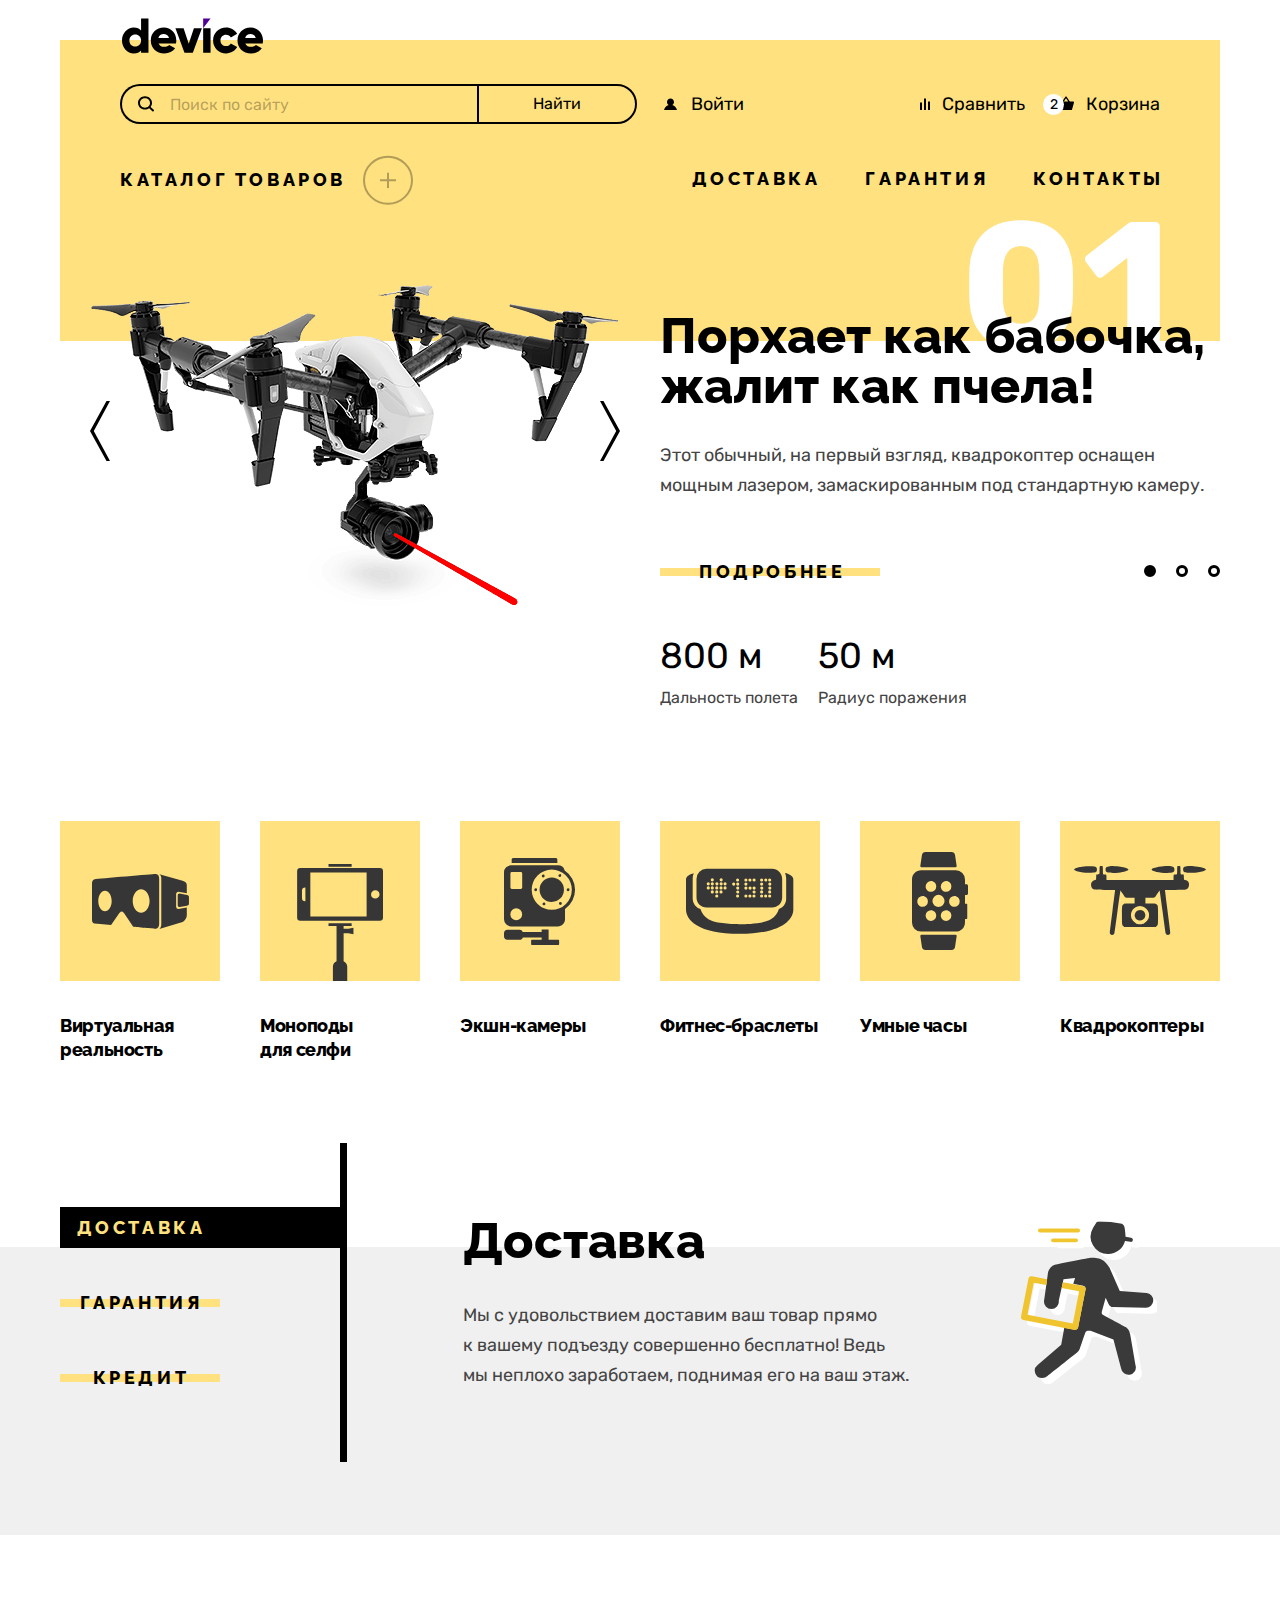
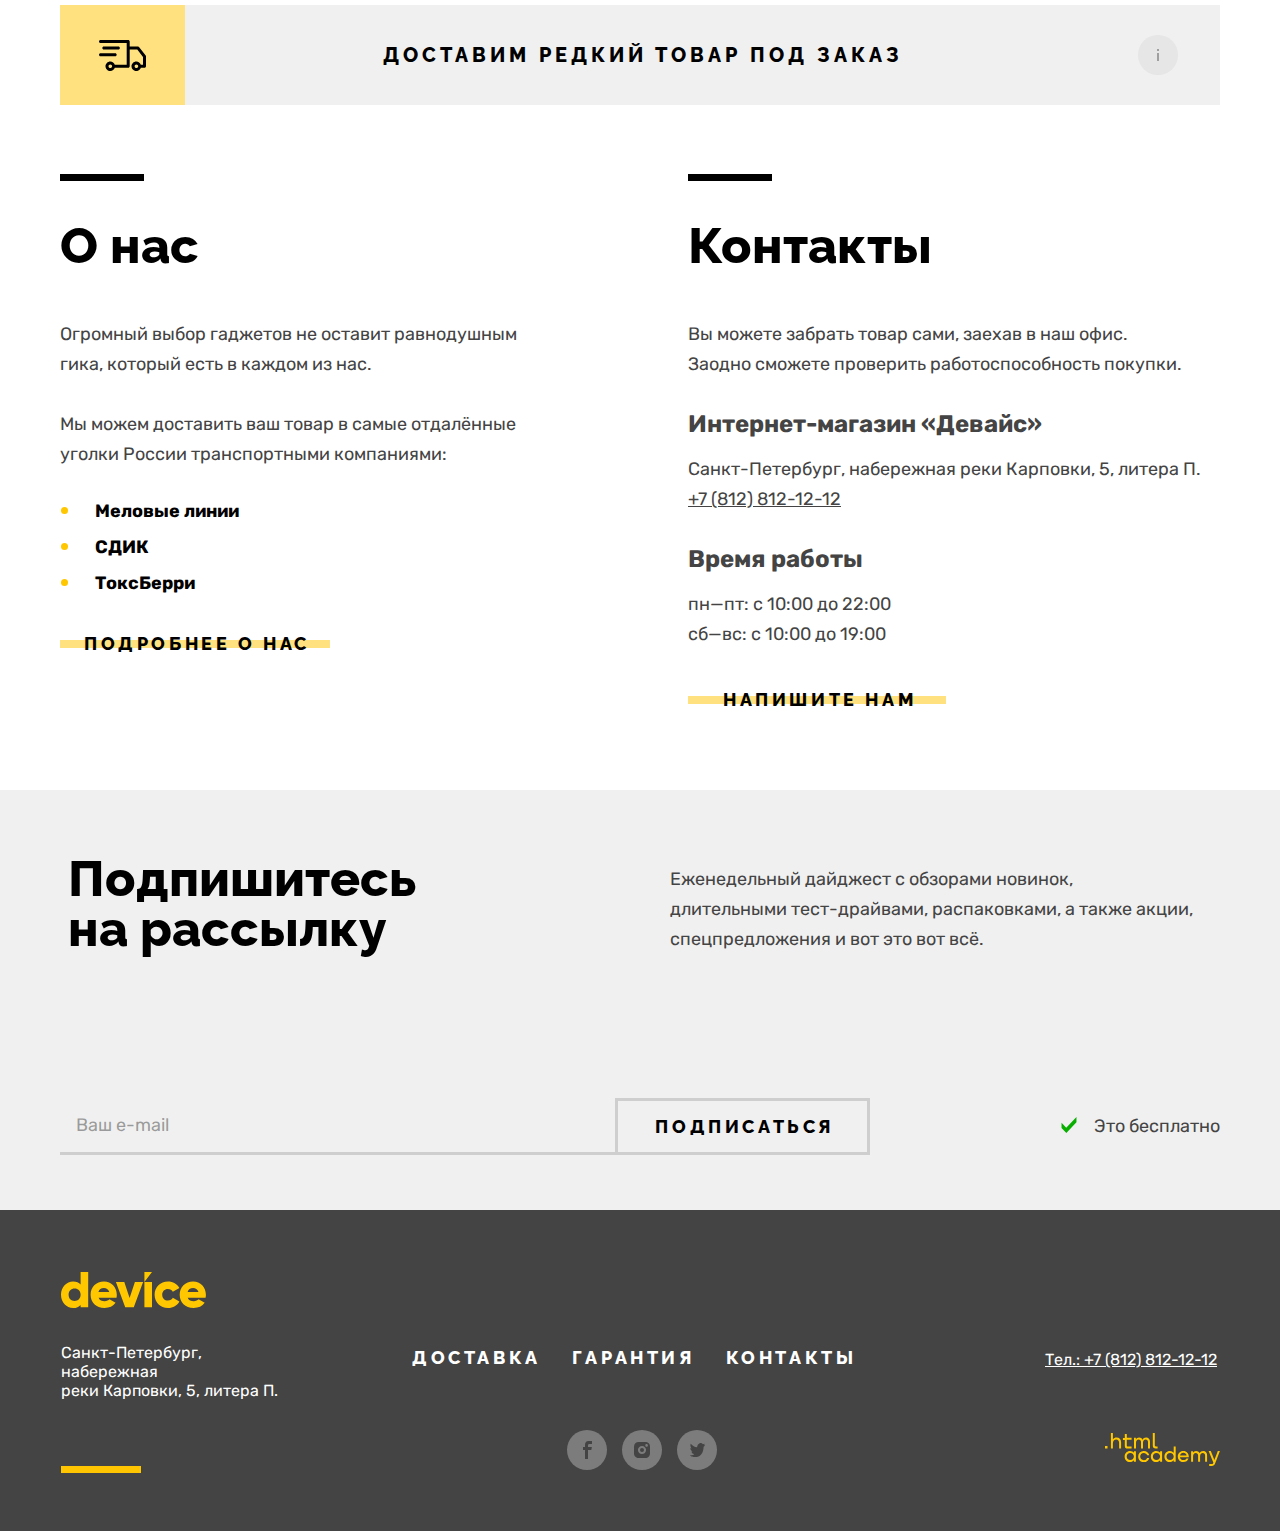
<file: index.html>
<!DOCTYPE html>
<html lang="ru">
  <head>
    <meta charset="utf-8">
    <title>Интернет-магазин «Device»</title>
    <link rel="icon" type="image/png" sizes="32x32" href="images/icons/favicon-32x32.png">
    <link rel="stylesheet" href="styles/styles.css">
  </head>
  
  <body>
    <!---------------- Шапка сайта ----------------->
    <header class="page-header">
      <div class="page-header-container">
        <nav class="header-navigation">
          <a class="header-navigation-logo" href="index.html">
            <img class="page-header-logo" src="images/header-logo.svg" width="145" height="36" alt="Логотип интернет-магазина «Device».">
          </a>
          <!-- Навигация - верхняя часть -->
          <div class="header-navigation-top">
            <form class="header-search-form" action="https://echo.htmlacademy.ru/" method="post">
              <input class="search-field" placeholder="Поиск по сайту" type="search" name="search-field" id="search-field" required>
              <button class="search-button" type="submit">Найти</button>
            </form>
            <ul class="navigation-user">
              <li class="navigation-user-item navigation-user-item-login">
                <a class="navigation-user-link user-login-link" href="#">
                  <svg class="navigation-icon" aria-hidden="true" focusable="false" width="13" height="12" xmlns="http://www.w3.org/2000/svg">
                    <path d="M0 12.39h13c-.2-2.6-2.1-4.8-4.7-5.5 1-.6 1.7-1.7 1.7-3 0-1.9-1.6-3.5-3.5-3.5S3 1.99 3 3.89c0 1.3.7 2.4 1.7 3-2.6.7-4.5 2.9-4.7 5.5Z"/>
                  </svg>
                  Войти
                </a>
              </li>
              <li class="navigation-user-item">
                <a class="navigation-user-link user-compare-link" href="#">
                  <svg class="navigation-icon" aria-hidden="true" focusable="false" width="10" height="12" xmlns="http://www.w3.org/2000/svg">
                    <path d="M6 .39H4v12h2v-12ZM2 4.39H0v8h2v-8ZM10 3.39H8v9h2v-9Z"/>
                  </svg>
                  Сравнить
                </a>
              </li>
              <li class="navigation-user-item">
                <a class="navigation-user-link user-cart-link" href="#">
                  <svg class="navigation-icon navigation-icon-cart" aria-hidden="true" focusable="false" width="16" height="14"  xmlns="http://www.w3.org/2000/svg">
                    <path d="m15.3 5.39-3.5.2L8.6.69c-.1-.2-.4-.3-.6-.3-.2 0-.5.1-.6.3l-3.2 4.9H.7c-.4 0-.7.3-.7.7v.2l1.9 6.8c.2.7.7 1.1 1.4 1.1h9.4c.7 0 1.2-.4 1.4-1.1l1.9-6.9v-.2c0-.4-.3-.8-.7-.8ZM8 2.29l2.2 3.2H5.9L8 2.29Z"/>
                  </svg>
                  Корзина
                </a>
                <!-- Корзина. Поповер -->
                <div class="popover popover-cart">
                  <div class="popover-content">
                    <h2 class="visually-hidden">Корзина</h2>
                    <ul class="popover-cart-items">
                      <li class="popover-cart-item">
                        <a class="popover-cart-item-link" href="#">
                          <img class="cart-item-image" src="images/catalog/catalog-1-small.jpg" width="39" height="43" alt="">
                          <p class="cart-item-title">Любительская<br>селфи-палка</p>
                        </a>
                        <button type="button" class="popover-delete-button">
                          <span class="visually-hidden">Удалить из корзины.</span>
                        </button>
                      </li>
                      <li class="popover-cart-item">
                        <a class="popover-cart-item-link" href="#">
                          <img class="cart-item-image" src="images/catalog/catalog-2-small.jpg" width="39" height="43" alt="">
                          <p class="cart-item-title">Профессиональная<br>селфи-палка</p>
                        </a>
                        <button type="button" class="popover-delete-button">
                          <span class="visually-hidden">Удалить из корзины.</span>
                        </button>
                      </li>
                    </ul>

                    <ul class="cart-information-list">
                      <li class="cart-information-item">Товаров: 2</li>
                      <li class="cart-information-item">Сумма: 2000 ₽</li>
                    </ul>
                    <a class="popover-cart-link" href="#">Открыть корзину</a>
                  </div>
                </div>
              </li>
            </ul>
          </div>
          <!-- Навигация - нижняя часть -->
          <div class="header-navigation-bottom">
            <a class="catalog-link catalog-submenu-open-button" href="#">Каталог товаров</a>
            
            <ul class="navigation-info">
              <li class="navigation-info-item">
                <a class="navigation-info-link" href="#">Доставка</a>
              </li>
              <li class="navigation-info-item">
                <a class="navigation-info-link" href="#">Гарантия</a>
              </li>
              <li class="navigation-info-item">
                <a class="navigation-info-link" href="#">Контакты</a>
              </li>
            </ul>
          </div>
          <!-- Каталог - выпадающее меню -->
          <ul class="catalog-submenu hidden">
            <li class="catalog-submenu-column">
              <ul class="catalog-submenu-column-list">
                <li class="catalog-submenu-column-item">
                  <a class="catalog-submenu-link" href="#">Виртуальная реальность</a>
                </li>
                <li class="catalog-submenu-column-item">
                  <a class="catalog-submenu-link" href="catalog.html">Моноподы для селфи</a>
                </li>
                <li class="catalog-submenu-column-item">
                  <a class="catalog-submenu-link" href="#">Экшн-камеры</a>
                </li>
              </ul>
            </li>
            <li class="catalog-submenu-column">
              <ul class="catalog-submenu-column-list">
                <li class="catalog-submenu-column-item">
                  <a class="catalog-submenu-link" href="#">Фитнес-браслеты</a>
                </li>
                <li class="catalog-submenu-column-item">
                  <a class="catalog-submenu-link" href="#">Умные часы</a>
                </li>
              </ul>
            </li>
            <li class="catalog-submenu-column">
              <ul class="catalog-submenu-column-list">
                <li class="catalog-submenu-column-item">
                  <a class="catalog-submenu-link" href="#">Квадрокоптеры</a>
                </li>
              </ul>
            </li>
          </ul>
        </nav>
      </div>
    </header>
    <!---------------- /Шапка сайта ----------------->

    <!----------- Основное содержимое страницы ----------->
    <main class="main-index main-container">
      <h1 class="visually-hidden">Интернет-магазин &laquo;Device&raquo;.</h1>

      <!-----------    Промо-блок   ----------->
      <section class="promo">
        <h2 class="visually-hidden">Популярные товары.</h2>
        <!-- Слайдер -->
        <ul class="promo-slider">
          <li class="promo-slider-item">
            <div class="promo-image-block">
              <img class="promo-slider-image" src="images/promo/promo-1.png" width="560" height="560" alt="Квадрокоптер.">
            </div>
            <div class="promo-description">
              <h3 class="visually-hidden">Квадрокоптер с лазером.</h3>
              <p class="promo-description-text">
                <b class="promo-description-dedicated">Порхает как бабочка,<br>жалит как пчела!</b>
                <span class="promo-description-main">Этот обычный, на первый взгляд, квадрокоптер оснащен<br>
                  мощным лазером, замаскированным под стандартную камеру.</span>
              </p>
              <a class="promo-details-link styled-link" href="#">Подробнее</a>
              <ul class="promo-characteristics">
                <li class="promo-characteristics-item">
                  <b class="promo-characteristic-value">800 м</b>
                  <span class="promo-characteristic-name">Дальность полета</span>
                </li>
                <li class="promo-characteristics-item">
                  <b class="promo-characteristic-value">50 м</b>
                  <span class="promo-characteristic-name">Радиус поражения</span>
                </li>
              </ul>
            </div>
          </li>

          <li class="promo-slider-item hidden">
            <div class="promo-image-block">
              <img class="promo-slider-image" src="images/promo/promo-2.png" alt="Фитнес-браслет.">
            </div>
            <div class="promo-description">
              <h3 class="visually-hidden">Мотивирующие фитнес-браслеты.</h3>
              <p class="promo-description-text">
                <b class="promo-description-dedicated">Худеем<br>правильно!</b>
                <span class="promo-description-main">Мотивирующие фитнес-браслеты помогут найти в себе силы<br>
                  не пропускать занятия и соблюдать диету.</span>
              </p>
              <a class="promo-details-link styled-link" href="#">Подробнее</a>
              <ul class="promo-characteristics">
                <li class="promo-characteristics-item">
                  <b class="promo-characteristic-value">48 часов</b>
                  <span class="promo-characteristic-name">Без подзарядки</span>
                </li>
              </ul>
            </div>
          </li>

          <li class="promo-slider-item hidden">
            <div class="promo-image-block">
              <img class="promo-slider-image" src="images/promo/promo-3.png" alt="Селфи-палка.">
            </div>
            <div class="promo-description">
              <h3 class="visually-hidden" >Самая длинная селфи-палка.</h3>
              <p class="promo-description-text">
                <b class="promo-description-dedicated">Делай селфи,<br>как Бен Стиллер!</b>
                <span class="promo-description-main">Самая длинная палка для селфи доступна в нашем магазине.<br>
                  Восемь (Восемь, Карл!) метров длиной и весом всего 5 кг.</span>
              </p>
              <a class="promo-details-link styled-link" href="#">Подробнее</a>
              <ul class="promo-characteristics">
                <li class="promo-characteristics-item">
                  <b class="promo-characteristic-value">8,5 м</b>
                  <span class="promo-characteristic-name">Длина палки</span>
                </li>
                <li class="promo-characteristics-item">
                  <b class="promo-characteristic-value">5 кг</b>
                  <span class="promo-characteristic-name">Вес палки</span>
                </li>
                <li class="promo-characteristics-item">
                  <b class="promo-characteristic-value">Карбон</b>
                  <span class="promo-characteristic-name">Материал</span>
                </li>
              </ul>
            </div>
          </li>
        </ul>

        <!-- Стрелки для слайдера -->
        <div class="promo-slider-controls">
          <button class="promo-slider-button slider-prev" type="button">
            <span class="visually-hidden">Предыдущий товар.</span>
          </button>
          <button class="promo-slider-button slider-next" type="button">
            <span class="visually-hidden">Следующий товар.</span>
          </button>
        </div> 

        <!-- Пагинация -->
        <ol class="promo-slider-pagination">
          <li class="promo-slider-pagination-item">
            <button class="promo-slider-pagination-button slider-pagination-button-current" type="button">
              <span class="visually-hidden">1 товар.</span>
            </button>
          </li>
          <li class="promo-slider-pagination-item">
            <button class="promo-slider-pagination-button" type="button">
              <span class="visually-hidden">2 товар.</span>
            </button>
          </li>
          <li class="promo-slider-pagination-item">
            <button class="promo-slider-pagination-button" type="button">
              <span class="visually-hidden">3 товар.</span>
            </button>
          </li>
        </ol>
      </section>
      <!-----------    /Промо-блок   ----------->

      <!-----------    Категории товаров   ----------->
      <section class="products-categories">
        <h2 class="visually-hidden">Категории товаров.</h2>
        <ul class="products-categories-list">
          <li class="products-categories-item">
            <a class="products-categories-link virtual-reality-link" href="#">
              Виртуальная<br>реальность
            </a>
          </li>
          <li class="products-categories-item">
            <a class="products-categories-link monopods-link" href="#">
              Моноподы<br>для селфи
            </a>
          </li>
          <li class="products-categories-item">
            <a class="products-categories-link action-cameras-link" href="#">
              Экшн-камеры
            </a>
          </li>
          <li class="products-categories-item">
            <a class="products-categories-link fitness-bracelets-link" href="#">
              Фитнес-браслеты
            </a>
          </li>
          <li class="products-categories-item">
            <a class="products-categories-link smart-watch-link" href="#">
              Умные часы
            </a>
          </li>
          <li class="products-categories-item">
            <a class="products-categories-link quadrocopters-link" href="#">
              Квадрокоптеры
            </a>
          </li>
        </ul>
      </section>
      <!-----------    /Категории товаров   ----------->

      <!-----------    Сервисы   ----------->
      <section class="services">
        <h2 class="visually-hidden">Сервисы.</h2>
        <div class="services-container">
          <!-- Меню -->
          <ul class="services-navigation-list">
            <li class="services-navigation-item">
              <a class="services-navigation-link services-navigation-link-current styled-link" href="#">Доставка</a>
            </li>
            <li class="services-navigation-item">
              <a class="services-navigation-link styled-link" href="#">Гарантия</a>
            </li>
            <li class="services-navigation-item">
              <a class="services-navigation-link styled-link" href="#">Кредит</a>
            </li>
          </ul>

          <!-- Список сервисов -->
          <ul class="services-list">
            <li class="services-item services-delivery">
              <h3 class="services-title">Доставка</h3>
              <p class="services-description">Мы с удовольствием доставим ваш товар прямо<br>
                к вашему подъезду совершенно бесплатно! Ведь<br>
                мы неплохо заработаем, поднимая его на ваш этаж.</p>
            </li>
            <li class="services-item services-warranty hidden">
              <h3 class="services-title">Гарантия</h3>
              <p class="services-description">Если из-за возгорания купленного у нас товара у вас<br>
                сгорит дом — не переживайте, мы выдадим вам новый.<br>
                Товар, не дом, конечно же.</p>
            </li>
            <li class="services-item services-credit hidden">
              <h3 class="services-title">Кредит</h3>
              <p class="services-description">Залезть в долговую яму стало проще! Кредитные<br>
                консультанты подберут для вас наиболее выгодные<br>
                условия кредита. Выгодные для банка, разумеется.</p>
            </li>
          </ul>
        </div>
      </section>
      <!-----------    /Сервисы   ----------->

      <!-----------    Предложение по доставке   ----------->
      <div class="delivery-offer-container">
        <a class="delivery-offer" href="#">
          <span class="delivery-offer-left-icon"></span>
          <strong class="delivery-offer-text">Доставим редкий товар под заказ</strong>
          <span class="delivery-offer-right-icon"></span>
        </a>
      </div>
      

      <!-----------    О нас и Контакты   ----------->
      <div class="about-us-and-contacts">
        <!-- О нас -->
        <section class="about-us">
          <h2 class="about-us-title">О нас</h2>
          <p>Огромный выбор гаджетов не оставит равнодушным<br>гика, который есть в каждом из нас.</p>
          <p>Мы можем доставить ваш товар в самые отдалённые<br>уголки России транспортными компаниями:</p>
          <ul class="about-us-companies">
            <li class="about-us-companies-item">
              Меловые линии
            </li>
            <li class="about-us-companies-item">
              СДИК
            </li>
            <li class="about-us-companies-item">
              ТоксБерри
            </li>
          </ul>
          <a class="about-us-link styled-link" href="#">Подробнее о нас</a>
        </section>

        <!-- Контакты -->
        <section class="contacts">
          <h2 class="contacts-title">Контакты</h2>
          <p>Вы можете забрать товар сами, заехав в наш офис.<br>Заодно сможете проверить работоспособность покупки. </p>
          <h3 class="contacts-subtitle">Интернет-магазин &laquo;Девайс&raquo;</h3>
          <address class="contacts-address">
            <p class="contacts-address-text">Санкт-Петербург, набережная реки Карповки, 5, литера П.</p>
            <a class="contacts-phone" href="tel:+78128121212">+7 (812) 812-12-12</a>
          </address>
          <h3 class="contacts-subtitle">Время работы</h3>
          <ul class="contacts-schedule">
            <li class="contacts-schedule-item">
              пн—пт: с 10:00 до 22:00
            </li>
            <li class="contacts-schedule-item">
              сб—вс: с 10:00 до 19:00
            </li>
          </ul>
          <a class="contacts-link styled-link" href="#">Напишите нам</a>
        </section>
      </div>
      <!-----------    /О нас и Контакты   ----------->

      <!-----------    Рассылка   ----------->
      <section class="newsletter">
        <div class="newslatter-container">
          <h2 class="newsletter-title">Подпишитесь<br>на рассылку</h2>
          <p class="newsletter-description">Еженедельный дайджест с обзорами новинок,<br>
            длительными тест-драйвами, распаковками, а также акции,<br>
            спецпредложения и вот это вот всё.</p>
          <form class="newsletter-form" action="https://echo.htmlacademy.ru/" method="post">
            <label for="newsletter-email" class="visually-hidden">Email</label>
            <input class="newsletter-email" placeholder="Ваш e-mail" type="email" name="newsletter-email" id="newsletter-email" required>
            <button class="newsletter-button" type="submit" >Подписаться</button>
          </form>
          <p class="newsletter-free-text">Это бесплатно</p>
        </div>
      </section>
      <!-----------    /Рассылка   ----------->
    </main>
    <!----------- /Основное содержимое страницы ----------->

    <!------------------- Подвал сайта ------------------>
    <footer class="page-footer">
      <div class="page-footer-container">
        <!-- Адрес -->
        <section class="footer-address">
          <h2 class="visually-hidden">Наш адрес.</h2>
          <a class="footer-logo-link" href="#">
            <img class="footer-address-logo" src="images/footer-logo.svg" width="145" height="36" alt="Логотип интернет-магазина «Device».">
          </a>
          <address class="footer-address-text">
            Санкт-Петербург, набережная<br>реки Карповки, 5, литера П.
          </address>
        </section>

        <!-- Навигация и Соц. сети -->
        <section class="footer-navigation-and-social">
          <ul class="footer-navigation">
            <li class="footer-navigation-item">
              <a class="footer-navigation-link" href="delivery.html">Доставка</a>
            </li>
            <li class="footer-navigation-item">
              <a class="footer-navigation-link" href="warranty.html">Гарантия</a>
            </li>
            <li class="footer-navigation-item">
              <a class="footer-navigation-link" href="contacts.html">Контакты</a>
            </li>
          </ul>
          <h2 class="visually-hidden">Мы в соцсетях.</h2>
          <ul class="footer-social-list">
            <li class="footer-social-item">
              <a class="footer-social-link" href="https://www.facebook.com/htmlacademy">
                <span class="visually-hidden">Фейсбук.</span>
                <svg class="footer-social-icon footer-social-fb-icon" aria-hidden="true" focusable="false" width="9" height="18" xmlns="http://www.w3.org/2000/svg">
                  <path d="M6.5 3H9V0H5.6C2.8 0 2 1.7 2 4.2V6H0v3h2v9h3V9h3.3l.6-3H5V4.5C5 3.7 5.3 3 6.5 3Z"/>
                </svg>
              </a>
            </li>
            <li class="footer-social-item">
              <a class="footer-social-link" href="https://www.instagram.com/htmlacademy">
                <span class="visually-hidden">Инстаграм.</span>
                <svg class="footer-social-icon footer-social-icon-instagram" aria-hidden="true" focusable="false" width="16" height="16" xmlns="http://www.w3.org/2000/svg">
                  <path d="M8 10a2 2 0 1 0 0-4 2 2 0 0 0 0 4Z"/>
                  <path d="M14.7 1.3c-.9-.9-2-1.3-3.4-1.3H4.7C1.9 0 0 1.9 0 4.7v6.6c0 1.4.4 2.6 1.4 3.4.9.9 2 1.3 3.3 1.3h6.6c1.4 0 2.6-.4 3.4-1.3.8-.9 1.3-2 1.3-3.4V4.7c0-1.4-.4-2.6-1.3-3.4ZM8 12.1c-2.2 0-4.1-1.8-4.1-4.1S5.8 3.9 8 3.9c2.2 0 4.1 1.8 4.1 4.1s-1.9 4.1-4.1 4.1Zm4.6-7.4c-.7 0-1.3-.5-1.3-1.3s.5-1.3 1.3-1.3c.7 0 1.3.6 1.3 1.3 0 .7-.6 1.3-1.3 1.3Z"/>
                </svg>
              </a>
            </li>
            <li class="footer-social-item">
              <a class="footer-social-link" href="https://www.twitter.com/htmlacademy_ru">
                <span class="visually-hidden">Твиттер.</span>
                <svg class="footer-social-icon footer-social-icon-tw" aria-hidden="true" focusable="false" width="15" height="15" xmlns="http://www.w3.org/2000/svg">
                  <path d="M9.7.16c1.5-.5 2.6.3 3.2 1.1.5-.2 1.1-.4 1.7-.6 0 .8-.5 1.4-.8 1.6.7.2 1.2-.4 1.2-.4-.1.9-.9 1.7-1.4 1.9-.2 6.3-2.8 10.4-8.9 10.3h-.4c-.3 0-3.7-.4-4.3-1.8 2 .2 3.4-.4 4.1-1.1-.8-.3-2.4-.4-2.6-2.8.3.2.5.3 1.1.2-1.1-.8-2.3-1.5-2.2-3.5.3.3.9.5 1.2.4C1 5.26-.2 2.36.8.86c1.6 1.7 3.3 3.4 6.3 3.5.2-2.1 1-3.5 2.6-4.2Z"/>
                </svg>
              </a>
            </li>
          </ul>
        </section>

        <!-- Телефон и лого HTML-Academy-->
        <section class="footer-phone">
          <h2 class="visually-hidden">Наш телефон.</h2>
          <a class="footer-phone-link" href="tel:+78128121212">Тел.: +7 (812) 812-12-12</a>
          <a class="htmlacademy-link" href="https://htmlacademy.ru/">
            <span class="visually-hidden">Сделано в .html academy.</span>
            <svg class="htmlacademy-logo" aria-hidden="true" focusable="false" width="115" height="33" xmlns="http://www.w3.org/2000/svg">
              <path d="M0 12.9v2.6h2.5v-2.6H0ZM11.6 4.5c-1.6 0-2.8.7-3.6 1.7h-.1V0h-2v15.5h2v-5.3c0-2.1 1.3-3.6 3.3-3.6 1.8 0 2.9 1.4 2.9 3.2v5.7h2V9.4c.1-3-1.8-4.9-4.5-4.9ZM26.6 4.8h-4.8V1.1h-2v3.8h-1.9v2h1.9v6c0 1.7 1 2.7 2.7 2.7h4.1v-2h-3.7c-.7 0-1.1-.4-1.1-1.1V6.8h4.8v-2ZM41.1 4.6c-1.6 0-2.9.8-3.5 2.1h-.1c-.6-1.2-1.8-2.1-3.4-2.1-1.4 0-2.5.8-3.1 1.8h-.1V4.8H29v10.6h2V10c0-2 1-3.5 2.6-3.5 1.5 0 2.4 1 2.4 2.6v6.3h2V9.8c0-2.4 1.4-3.3 2.6-3.3 1.5 0 2.4 1 2.4 2.6v6.3h2V8.9c.1-2.5-1.4-4.3-3.9-4.3ZM47.8 12.7c0 1.7 1 2.7 2.8 2.7h2v-2h-1.7c-.7 0-1.1-.4-1.1-1.1V0h-2v12.7ZM28.9 19.7c-.9-1.1-2.2-1.8-3.9-1.8-3.1 0-5.4 2.3-5.4 5.6s2.3 5.6 5.4 5.6c1.8 0 3-.8 3.8-1.9h.1v1.6h2V18.2h-2v1.5Zm-3.6 7.4c-2.2 0-3.6-1.6-3.6-3.6s1.4-3.6 3.6-3.6 3.6 1.6 3.6 3.6c0 1.9-1.4 3.6-3.6 3.6ZM44.2 22c-.5-2.4-2.6-4.1-5.4-4.1a5.4 5.4 0 0 0-5.6 5.6c0 3.1 2.2 5.6 5.6 5.6 2.8 0 4.9-1.8 5.4-4.2h-2.1a3.4 3.4 0 0 1-3.3 2.3c-2.2 0-3.6-1.6-3.6-3.6s1.4-3.6 3.6-3.6c1.6 0 2.8 1 3.3 2.2h2.1V22ZM55.1 19.7c-.9-1.1-2.2-1.8-3.9-1.8-3.1 0-5.4 2.3-5.4 5.6s2.3 5.6 5.4 5.6c1.8 0 3-.8 3.8-1.9h.1v1.6h2V18.2h-2v1.5Zm-3.6 7.4c-2.2 0-3.6-1.6-3.6-3.6s1.4-3.6 3.6-3.6 3.6 1.6 3.6 3.6c0 1.9-1.5 3.6-3.6 3.6ZM68.7 19.8c-.9-1.1-2.2-1.9-3.9-1.9-3.1 0-5.4 2.3-5.4 5.6s2.2 5.6 5.4 5.6c1.7 0 3-.8 3.8-1.8h.1v1.5h2V13.4h-2v6.4Zm-3.6 7.3c-2.2 0-3.6-1.6-3.6-3.6s1.4-3.6 3.6-3.6 3.6 1.6 3.6 3.6c-.1 2-1.5 3.6-3.6 3.6ZM78.3 17.9c-3.3 0-5.5 2.5-5.5 5.6 0 3 2.1 5.6 5.5 5.6 2.5 0 4.5-1.3 5.2-3.6h-2.1c-.5 1-1.6 1.6-3 1.6-1.9 0-3.3-1.3-3.4-2.9h8.8c.2-3.6-2-6.3-5.5-6.3Zm0 1.9c1.7 0 3 1 3.3 2.6h-6.5c.3-1.5 1.5-2.6 3.2-2.6ZM98.2 17.9c-1.6 0-2.9.8-3.6 2h-.1c-.6-1.2-1.8-2-3.4-2-1.4 0-2.5.7-3.1 1.8v-1.5h-1.9v10.6h2v-5.4c0-2 1-3.4 2.6-3.5 1.5 0 2.4 1 2.4 2.6v6.3h2v-5.6c0-2.4 1.4-3.3 2.6-3.3 1.5 0 2.4 1 2.4 2.6v6.3h2v-6.5c.1-2.6-1.4-4.4-3.9-4.4ZM109.4 27l-3.6-8.9h-2.2l4.8 11.6c-.3.9-.7 1.2-1.7 1.2h-2.5v2h2.5c1.8 0 2.8-.8 3.5-2.6l4.7-12.2h-2.1l-3.4 8.9Z"/>
            </svg>
          </a>
        </section>
      </div>
    </footer>
    <!------------------- /Подвал сайта ------------------>

    <!-- Модальное окно-->
    <div class="modal-container modal-container-close">
      <div class="modal modal-delivery">
        <button class="modal-close-button" type="button">
          <span class="visually-hidden">Закрыть.</span>
        </button>
        <section class="modal-content">
          <form class="order-form" action="https://echo.htmlacademy.ru/" method="post">
            <h2 class="modal-title">Доставка под заказ</h2>
            <p class="field-group order-form-name-group">
              <label class="order-form-label" for="order-name">Ваше имя:</label>
              <input class="order-form-field order-name-field" type="text" id="order-name" name="order-name" placeholder="Введите имя" required>
              <span class="order-name-waring">Добавьте имя</span>
            </p>
            <p class="field-group order-form-email-group">
              <label class="order-form-label" for="order-email">Ваш email:</label>
              <input class="order-form-field order-email-field" type="email" id="order-email" name="order-email" placeholder="Введите почту" required>
              <span class="order-email-waring">Забавный у вас адрес</span>
            </p>
            <div class="order-subject-wrapper">
              <p class="field-group order-form-subject-group">
                <label class="order-form-label">Что нужно привезти:</label>
                <input class="order-form-field order-subject-field" type="text" id="order-subject" name="order-subject" placeholder="В свободной форме" required>
              </p>
              <p class="field-group order-form-count-group">
                <span class="order-count-label">
                  <label class="order-form-label order-count-label" for="order-count">Количество:</label>
                  <span class="tooltip">
                    <button class="tooltip-toggle" type="button" aria-labelledby="tooltip-label"></button>
                    <span class="tooltip-text" role="tooltip" id="tooltip-label">
                      Постараемся найти,<br>
                      сколько нужно.<br>
                      Привезём сколько<br>
                      получится по<br>
                      требованиям<br>
                      к провозу багажа.
                    </span>
                  </span>
                </span>
                <button class="order-count-decrease-button" type="button"></button>
                <input class="order-form-field order-count-field" type="number" id="order-count" name="order-count" value="1" required>
                <button class="order-count-increase-button" type="button"></button>
              </p>
            </div>
            <button class="styled-link order-form-button" type="submit">Отправить</button>
          </form>
        </section>
      </div>
    </div>
  </body>
</html>
</file>
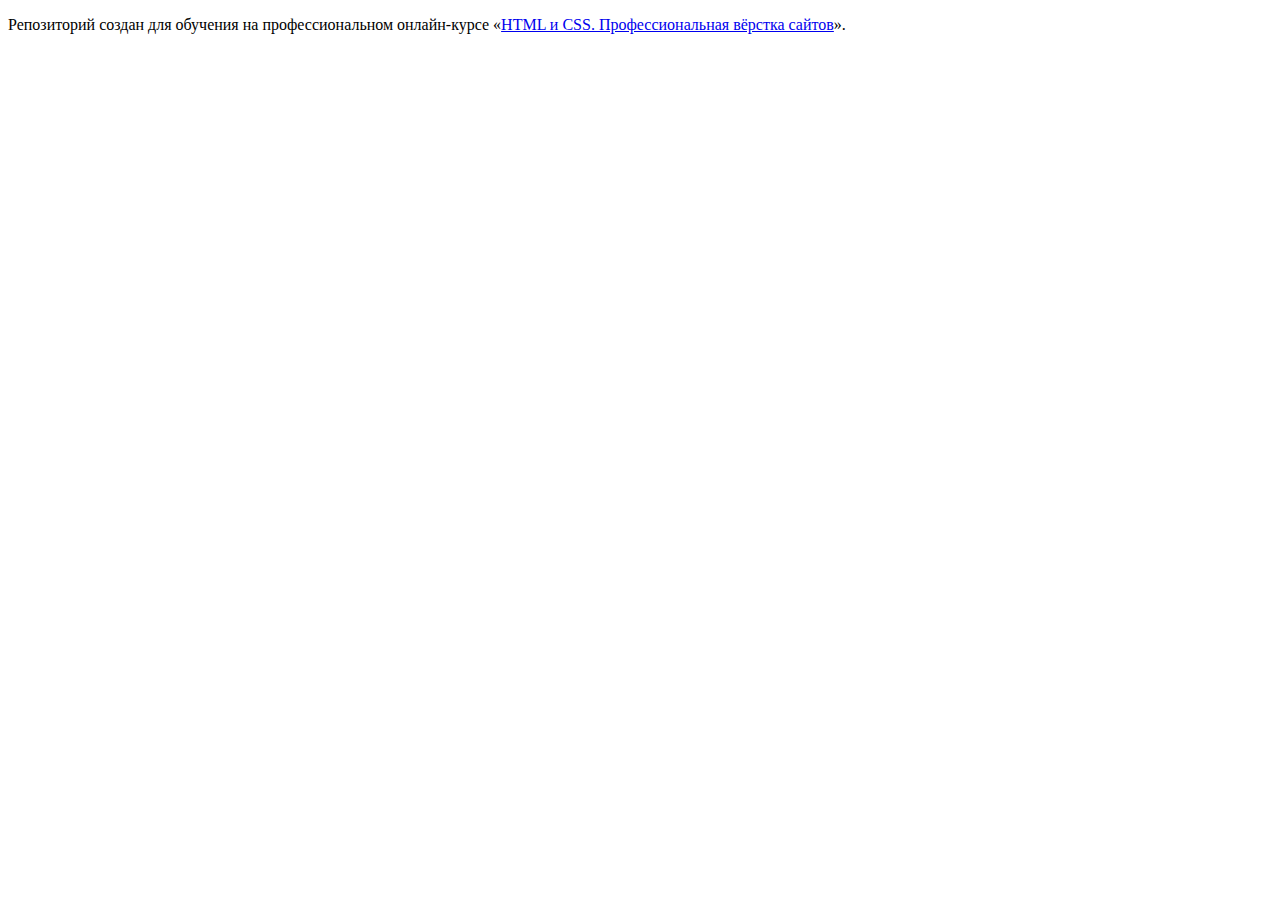
<file: 1/index.html>
<!DOCTYPE html>
<html lang="ru">
  <head>
    <meta charset="utf-8">
    <title>HTML Academy: Девайс</title>
    <base href="https://htmlacademy-htmlcss.github.io/1605029-device-33/1/">
</head>
  <body>

    <p>Репозиторий создан для обучения на профессиональном онлайн‑курсе «<a href="https://htmlacademy.ru/intensive/htmlcss">HTML и CSS. Профессиональная вёрстка сайтов</a>».</p>

  </body>
</html>
</file>
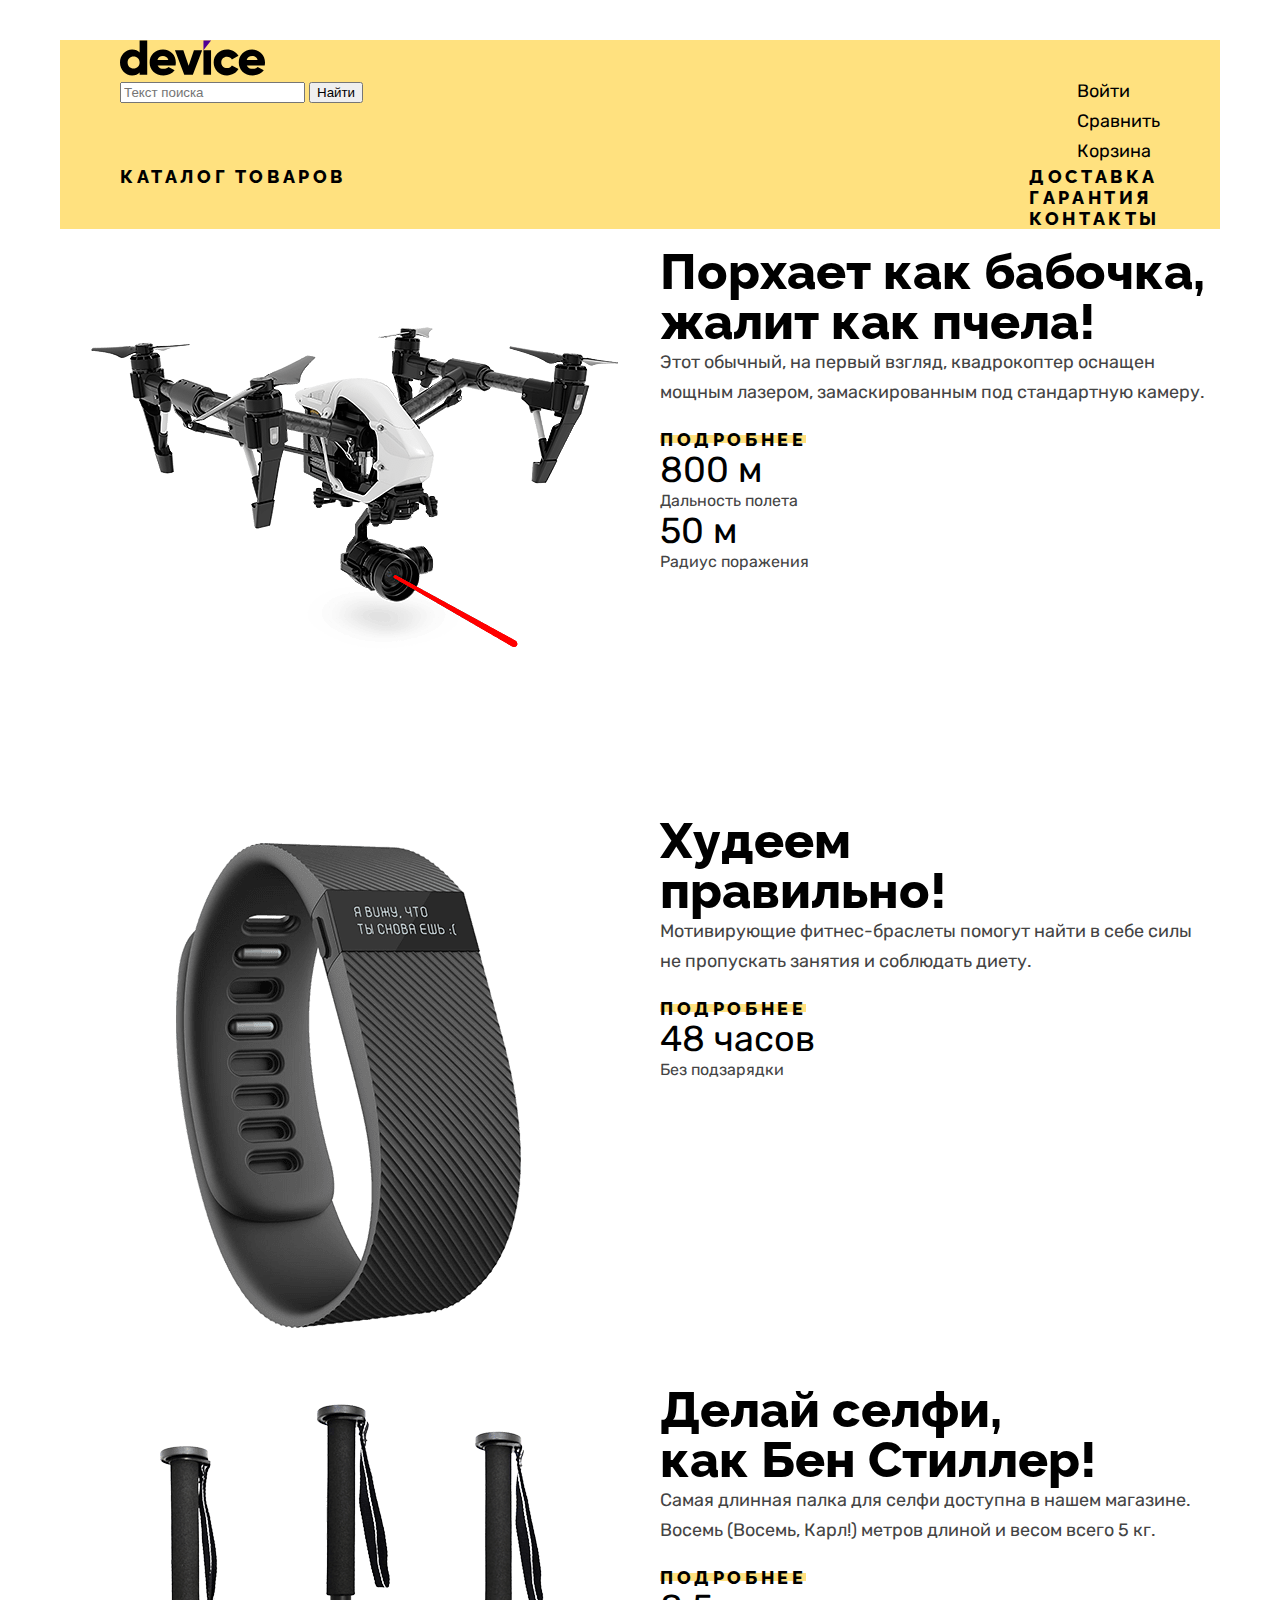
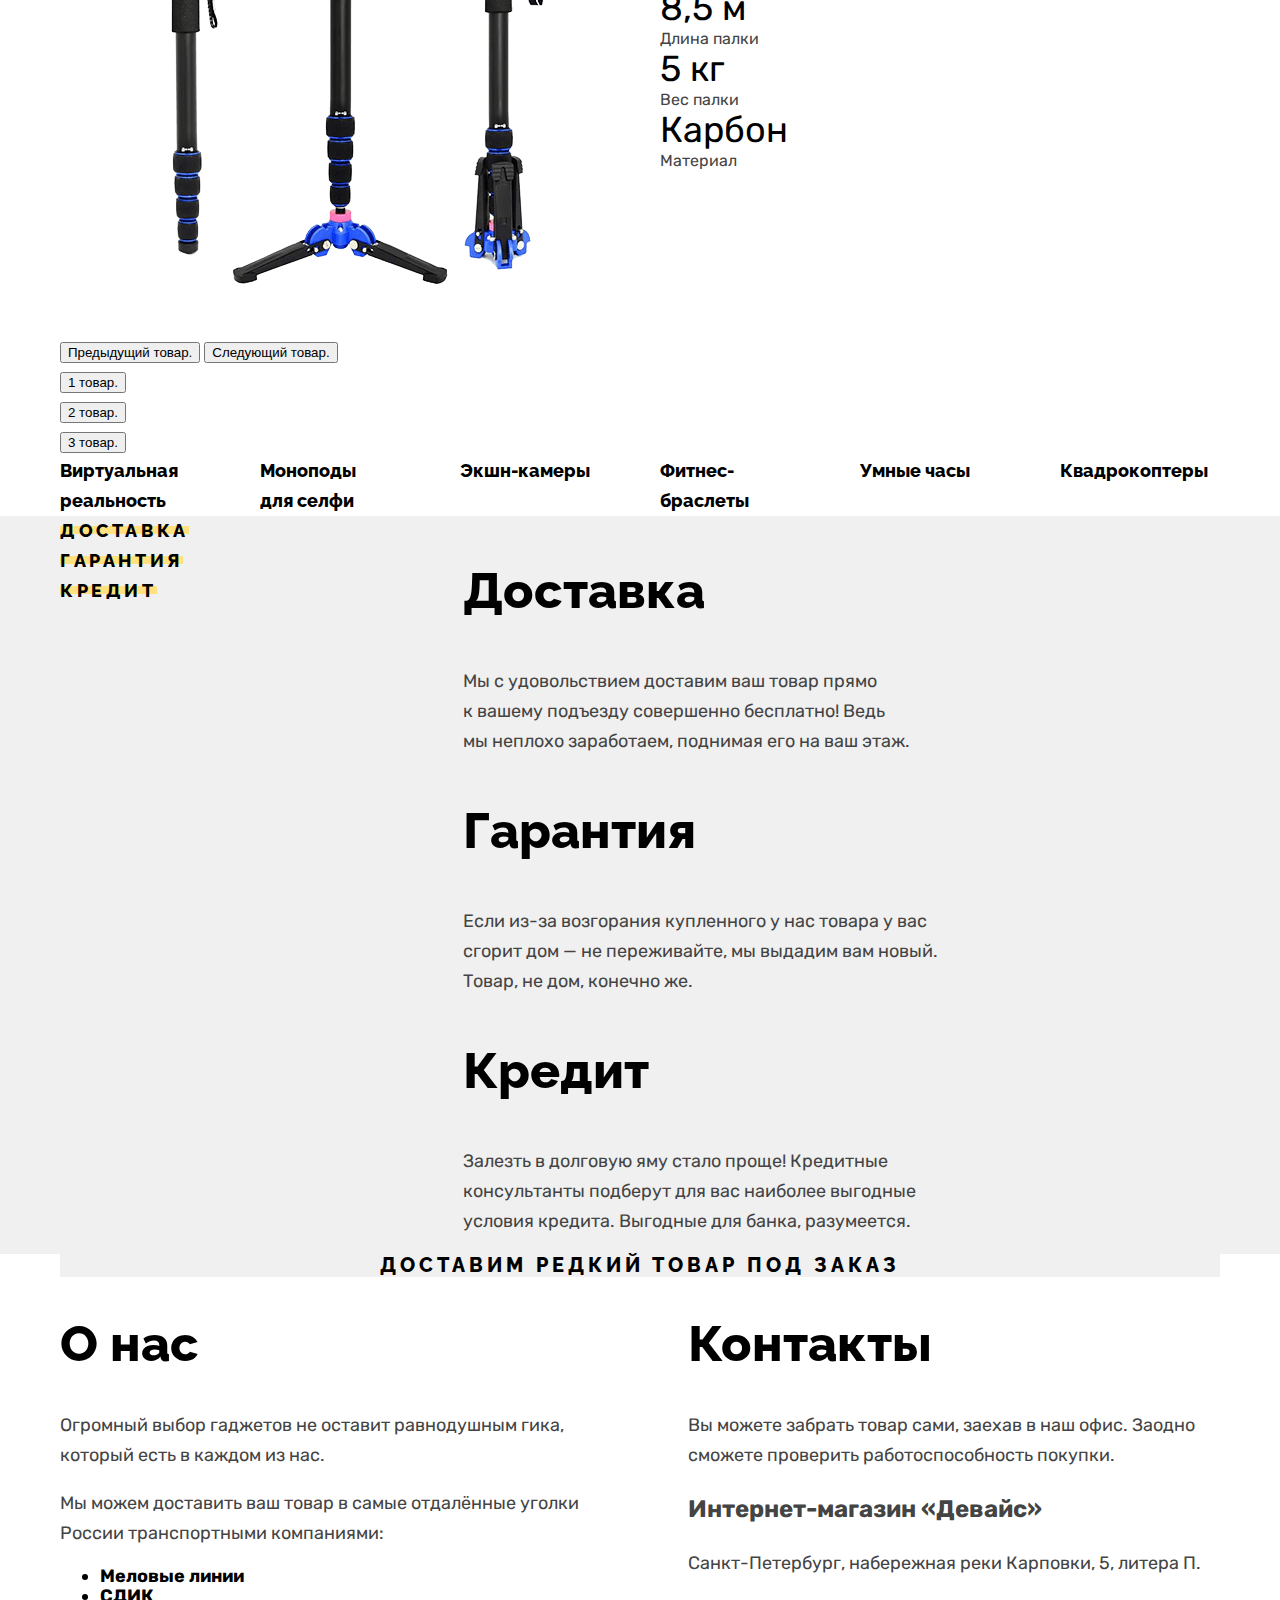
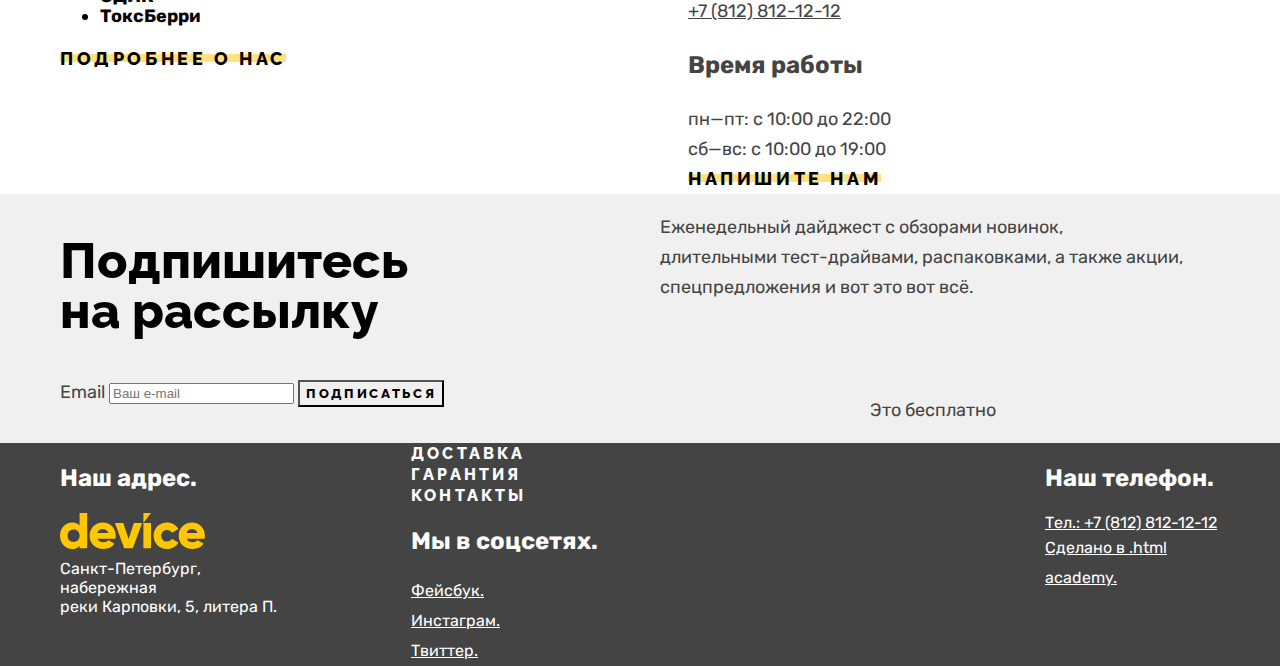
<file: 5/index.html>
<!DOCTYPE html>
<html lang="ru">
  <head>
    <meta charset="utf-8">
    <title>Интернет-магазин «Device»</title>

    <link rel="stylesheet" href="styles/styles.css">
    <base href="https://htmlacademy-htmlcss.github.io/1605029-device-33/5/">
</head>
  <body>
    <!---------------- Шапка сайта ----------------->
    <header class="page-header">
      <nav class="header-navigation">
        <a class="header-navigation-logo" href="index.html">
          <img class="page-header-logo" src="images/header-logo.svg" width="145" height="36" alt="Логотип интернет-магазина «Device».">
        </a>
        <!---------------- Навигация - верхняя часть ----------------->
        <div class="header-navigation-top">
          <form class="header-search-form" action="https://echo.htmlacademy.ru/" method="post">
            <input class="search-field" placeholder="Текст поиска" type="search" name="search-field" id="search-field" required>
            <button class="search-button" type="submit">Найти</button>
          </form>
          <ul class="navigation-user">
            <li class="navigation-user-item">
              <a class="navigation-user-link" href="#">Войти</a>
            </li>
            <li class="navigation-user-item">
              <a class="navigation-user-link" href="#">Сравнить</a>
            </li>
            <li class="navigation-user-item">
              <a class="navigation-user-link" href="#">Корзина</a>
            </li>
          </ul>
        </div>
        <!---------------- Навигация - нижняя часть ----------------->
        <div class="header-navigation-bottom">
          <a class="catalog-link" href="catalog.html">Каталог товаров</a>
          <ul class="navigation-info">
            <li class="navigation-info-item">
              <a class="navigation-info-link" href="delivery.html">Доставка</a>
            </li>
            <li class="navigation-info-item">
              <a class="navigation-info-link" href="warranty.html">Гарантия</a>
            </li>
            <li class="navigation-info-item">
              <a class="navigation-info-link" href="contacts.html">Контакты</a>
            </li>
          </ul>
        </div>
      </nav>
    </header>
    <!---------------- /Шапка сайта ----------------->

    <!----------- Основное содержимое страницы ----------->
    <main class="main-index main-container">
      <h1 class="visually-hidden" hidden>Интернет-магазин &laquo;Device&raquo;.</h1>

      <!-----------    Промо-блок   ----------->
      <section class="promo">
        <h2 class="visually-hidden" hidden>Популярные товары.</h2>
        <ul class="promo-slider">
          <li class="promo-slider-item">
            <div class="promo-image-block">
              <img class="promo-slider-image" src="images/promo/promo-1.png" width="560" height="560" alt="Квадрокоптер.">
            </div>
            <div class="promo-description">
              <h3 class="visually-hidden" hidden>Квадрокоптер с лазером.</h3>
              <p class="promo-description-text">
                <b class="promo-description-dedicated">Порхает как бабочка,<br>жалит как пчела!</b>
                <span class="promo-description-main">Этот обычный, на первый взгляд, квадрокоптер оснащен<br>
                  мощным лазером, замаскированным под стандартную камеру.</span>
              </p>
              <a class="promo-details-link styled-link" href="#">Подробнее</a>
              <ul class="promo-characteristics">
                <li class="promo-characteristics-item">
                  <b class="promo-characteristic-value">800 м</b>
                  <span class="promo-characteristic-name">Дальность полета</span>
                </li>
                <li class="promo-characteristics-item">
                  <b class="promo-characteristic-value">50 м</b>
                  <span class="promo-characteristic-name">Радиус поражения</span>
                </li>
              </ul>
            </div>
          </li>

          <li class="promo-slider-item">
            <div class="promo-image-block">
              <img class="promo-slider-image" src="images/promo/promo-2.png" alt="Фитнес-браслет.">
            </div>
            <div class="promo-description">
              <h3 class="visually-hidden" hidden>Мотивирующие фитнес-браслеты.</h3>
              <p class="promo-description-text">
                <b class="promo-description-dedicated">Худеем<br>правильно!</b>
                <span class="promo-description-main">Мотивирующие фитнес-браслеты помогут найти в себе силы<br>
                  не пропускать занятия и соблюдать диету.</span>
              </p>
              <a class="promo-details-link styled-link" href="#">Подробнее</a>
              <ul class="promo-characteristics">
                <li class="promo-characteristics-item">
                  <b class="promo-characteristic-value">48 часов</b>
                  <span class="promo-characteristic-name">Без подзарядки</span>
                </li>
              </ul>
            </div>
          </li>

          <li class="promo-slider-item">
            <div class="promo-image-block">
              <img class="promo-slider-image" src="images/promo/promo-3.png" alt="Селфи-палка.">
            </div>
            <div class="promo-description">
              <h3 class="visually-hidden" hidden>Самая длинная селфи-палка.</h3>
              <p class="promo-description-text">
                <b class="promo-description-dedicated">Делай селфи,<br>как Бен Стиллер!</b>
                <span class="promo-description-main">Самая длинная палка для селфи доступна в нашем магазине.<br>
                  Восемь (Восемь, Карл!) метров длиной и весом всего 5 кг.</span>
              </p>
              <a class="promo-details-link styled-link" href="#">Подробнее</a>
              <ul class="promo-characteristics">
                <li class="promo-characteristics-item">
                  <b class="promo-characteristic-value">8,5 м</b>
                  <span class="promo-characteristic-name">Длина палки</span>
                </li>
                <li class="promo-characteristics-item">
                  <b class="promo-characteristic-value">5 кг</b>
                  <span class="promo-characteristic-name">Вес палки</span>
                </li>
                <li class="promo-characteristics-item">
                  <b class="promo-characteristic-value">Карбон</b>
                  <span class="promo-characteristic-name">Материал</span>
                </li>
              </ul>
            </div>
          </li>
        </ul>

        <button class="promo-slider-button slider-prev" type="button">
          <span class="visually-hidden">Предыдущий товар.</span>
        </button>
        <button class="promo-slider-button slider-next" type="button">
          <span class="visually-hidden">Следующий товар.</span>
        </button>

        <ol class="promo-slider-pagination">
          <li class="promo-slider-pagination-item">
            <button class="promo-slider-pagination-button slider-pagination-button-current" type="button">
              <span class="visually-hidden">1 товар.</span>
            </button>
          </li>
          <li class="promo-slider-pagination-item">
            <button class="promo-slider-pagination-button" type="button">
              <span class="visually-hidden">2 товар.</span>
            </button>
          </li>
          <li class="promo-slider-pagination-item">
            <button class="promo-slider-pagination-button" type="button">
              <span class="visually-hidden">3 товар.</span>
            </button>
          </li>
        </ol>
      </section>
      <!-----------    /Промо-блок   ----------->

      <!-----------    Категории товаров   ----------->
      <section class="products-categories">
        <h2 class="visually-hidden" hidden>Категории товаров.</h2>
        <ul class="products-categories-list">
          <li class="products-categories-item">
            <a class="products-categories-link" href="#">Виртуальная<br>реальность</a>
          </li>
          <li class="products-categories-item">
            <a class="products-categories-link" href="#">Моноподы<br>для селфи</a>
          </li>
          <li class="products-categories-item">
            <a class="products-categories-link" href="#">Экшн-камеры</a>
          </li>
          <li class="products-categories-item">
            <a class="products-categories-link" href="#">Фитнес-браслеты</a>
          </li>
          <li class="products-categories-item">
            <a class="products-categories-link" href="#">Умные часы</a>
          </li>
          <li class="products-categories-item">
            <a class="products-categories-link" href="#">Квадрокоптеры</a>
          </li>
        </ul>
      </section>
      <!-----------    /Категории товаров   ----------->

      <!-----------    Сервисы   ----------->
      <section class="services">
        <h2 class="visually-hidden" hidden>Сервисы.</h2>
        <div class="services-container">
          <ul class="services-navigation-list">
            <li class="services-navigation-item">
              <a class="services-navigation-link styled-link" href="#">Доставка</a>
            </li>
            <li class="services-navigation-item">
              <a class="services-navigation-link styled-link" href="#">Гарантия</a>
            </li>
            <li class="services-navigation-item">
              <a class="services-navigation-link styled-link" href="#">Кредит</a>
            </li>
          </ul>
          <ul class="services-list">
            <li class="services-item">
              <h3 class="services-title">Доставка</h3>
              <p class="services-description">Мы с удовольствием доставим ваш товар прямо<br>
                к вашему подъезду совершенно бесплатно! Ведь<br>
                мы неплохо заработаем, поднимая его на ваш этаж.</p>
            </li>
            <li class="services-item">
              <h3 class="services-title">Гарантия</h3>
              <p class="services-description">Если из-за возгорания купленного у нас товара у вас<br>
                сгорит дом — не переживайте, мы выдадим вам новый.<br>
                Товар, не дом, конечно же.</p>
            </li>
            <li class="services-item">
              <h3 class="services-title">Кредит</h3>
              <p class="services-description">Залезть в долговую яму стало проще! Кредитные<br>
                консультанты подберут для вас наиболее выгодные<br>
                условия кредита. Выгодные для банка, разумеется.</p>
            </li>
          </div>
        </div>
      </section>
      <!-----------    /Сервисы   ----------->

      <div class="delivery-offer">
        <strong class="delivery-offer-text">Доставим редкий товар под заказ</strong>
      </div>

      <!-----------    О нас и Контакты   ----------->
      <div class="about-us-and-contacts">
        <section class="about-us">
          <h2 class="about-us-title">О нас</h2>
          <p>Огромный выбор гаджетов не оставит равнодушным гика, который есть в каждом из нас.</p>
          <p>Мы можем доставить ваш товар в самые отдалённые уголки России транспортными компаниями:</p>
          <ul class="about-us-companies">
            <li class="about-us-companies-item">
              Меловые линии
            </li>
            <li class="about-us-companies-item">
              СДИК
            </li>
            <li class="about-us-companies-item">
              ТоксБерри
            </li>
          </ul>
          <a class="about-us-details-link styled-link" href="#">Подробнее о нас</a>
        </section>

        <section class="contacts">
          <h2 class="contacts-title">Контакты</h2>
          <p>Вы можете забрать товар сами, заехав в наш офис. Заодно сможете проверить работоспособность покупки. </p>
          <h3 class="contacts-subtitle">Интернет-магазин &laquo;Девайс&raquo;</h3>
          <address class="contacts-address">
            <p class="contacts-address-text">Санкт-Петербург, набережная реки Карповки, 5, литера П.</p>
            <a class="contacts-phone" href="tel:+78128121212">+7 (812) 812-12-12</a>
          </address>
          <h3 class="contacts-subtitle">Время работы</h3>
          <ul class="contacts-schedule">
            <li class="contacts-schedule-item">
              пн—пт: с 10:00 до 22:00
            </li>
            <li class="contacts-schedule-item">
              сб—вс: с 10:00 до 19:00
            </li>
          </ul>
          <a class="contacts-link styled-link" href="#">Напишите нам</a>
        </section>
      </div>
      <!-----------    /О нас и Контакты   ----------->

      <!-----------    Рассылка   ----------->
      <section class="newsletter">
        <div class="newslatter-container">
          <h2 class="newsletter-title">Подпишитесь<br>на рассылку</h2>
          <p class="newsletter-description">Еженедельный дайджест с обзорами новинок,<br>
            длительными тест-драйвами, распаковками, а также акции,<br>
            спецпредложения и вот это вот всё.</p>
            <form class="newsletter-form" action="https://echo.htmlacademy.ru/" method="post">
              <label for="newsletter-email">Email</label>
              <input class="newsletter-email" placeholder="Ваш e-mail" type="email" name="newsletter-email" id="newsletter-email" required>
              <button class="newsletter-button" type="submit">Подписаться</button>
            </form>
            <p class="newsletter-free-text">Это бесплатно</p>
        </div>
      </section>
      <!-----------    /Рассылка   ----------->
    </main>
    <!----------- /Основное содержимое страницы ----------->

    <!------------------- Подвал сайта ------------------>
    <footer class="page-footer">
      <div class="page-footer-container">
        <!------------------- Адрес ------------------>
        <section class="footer-address">
          <h2 class="visually-hidden">Наш адрес.</h2>
          <img class="footer-address-logo" src="images/footer-logo.svg" width="145" height="36" alt="Логотип интернет-магазина «Device».">
          <address class="footer-address-text">
            Санкт-Петербург, набережная<br>реки Карповки, 5, литера П.
          </address>
        </section>

        <!------------------- Навигация и Соц. сети ------------------>
        <section class="footer-navigation-and-social">
          <ul class="navigation-info">
            <li class="navigation-info-item">
              <a class="navigation-info-link" href="delivery.html">Доставка</a>
            </li>
            <li class="navigation-info-item">
              <a class="navigation-info-link" href="warranty.html">Гарантия</a>
            </li>
            <li class="navigation-info-item">
              <a class="navigation-info-link" href="contacts.html">Контакты</a>
            </li>
          </ul>
          <h2 class="visually-hidden">Мы в соцсетях.</h2>
          <ul class="footer-social-list">
            <li class="footer-social-item">
              <a class="footer-social-link" href="https://www.facebook.com/htmlacademy">
                <span class="visually-hidden">Фейсбук.</span>
              </a>
            </li>
            <li class="footer-social-item">
              <a class="footer-social-link" href="https://www.instagram.com/htmlacademy">
                <span class="visually-hidden">Инстаграм.</span>
              </a>
            </li>
            <li class="footer-social-item">
              <a class="footer-social-link" href="https://www.twitter.com/htmlacademy_ru">
                <span class="visually-hidden">Твиттер.</span>
              </a>
            </li>
          </ul>
        </section>

        <!------------------- Телефон ------------------>
        <section class="footer-phone">
          <h2 class="visually-hidden">Наш телефон.</h2>
          <a class="footer-phone-link" href="tel:+78128121212">Тел.: +7 (812) 812-12-12</a>
          <a class="htmlacademy-link" href="https://htmlacademy.ru/">
            <span class="visually-hidden">Сделано в .html academy.</span>
          </a>
        </section>
      </div>
    </footer>
    <!------------------- /Подвал сайта ------------------>
  </body>
</html>
</file>
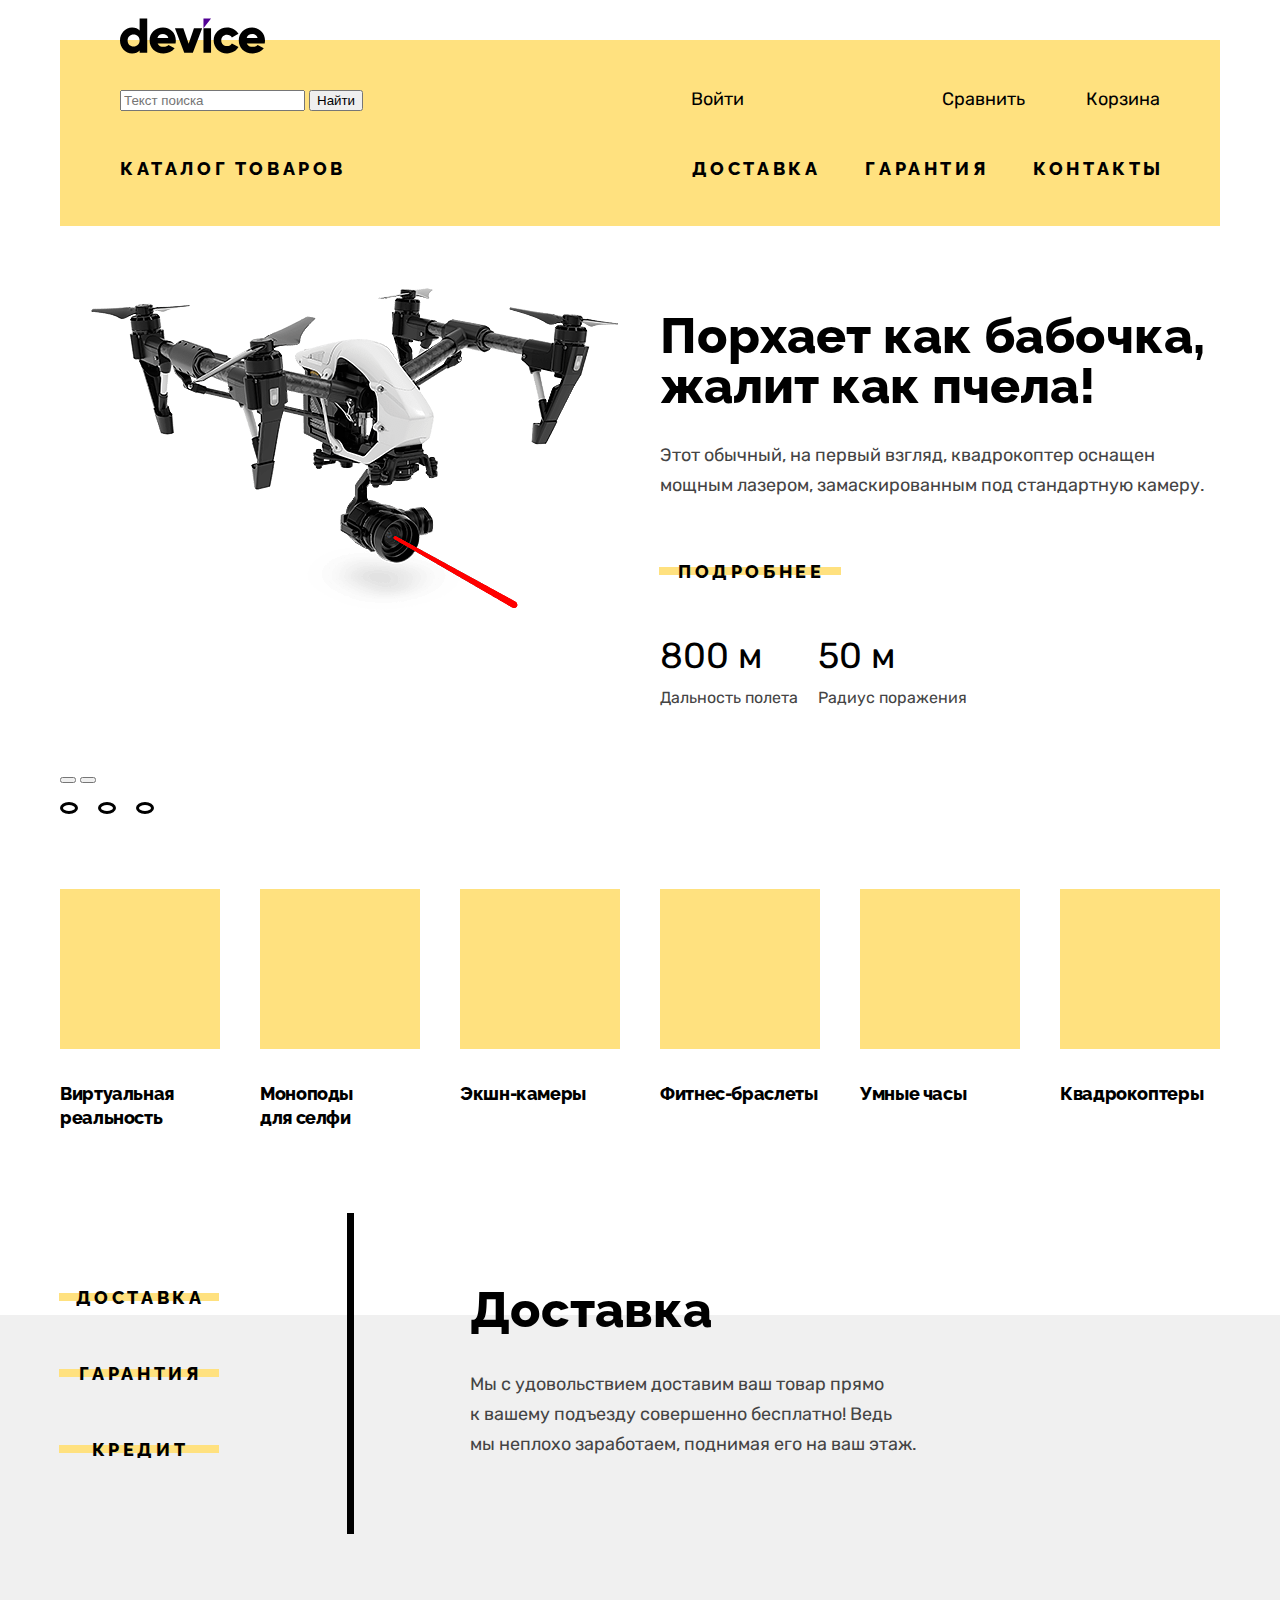
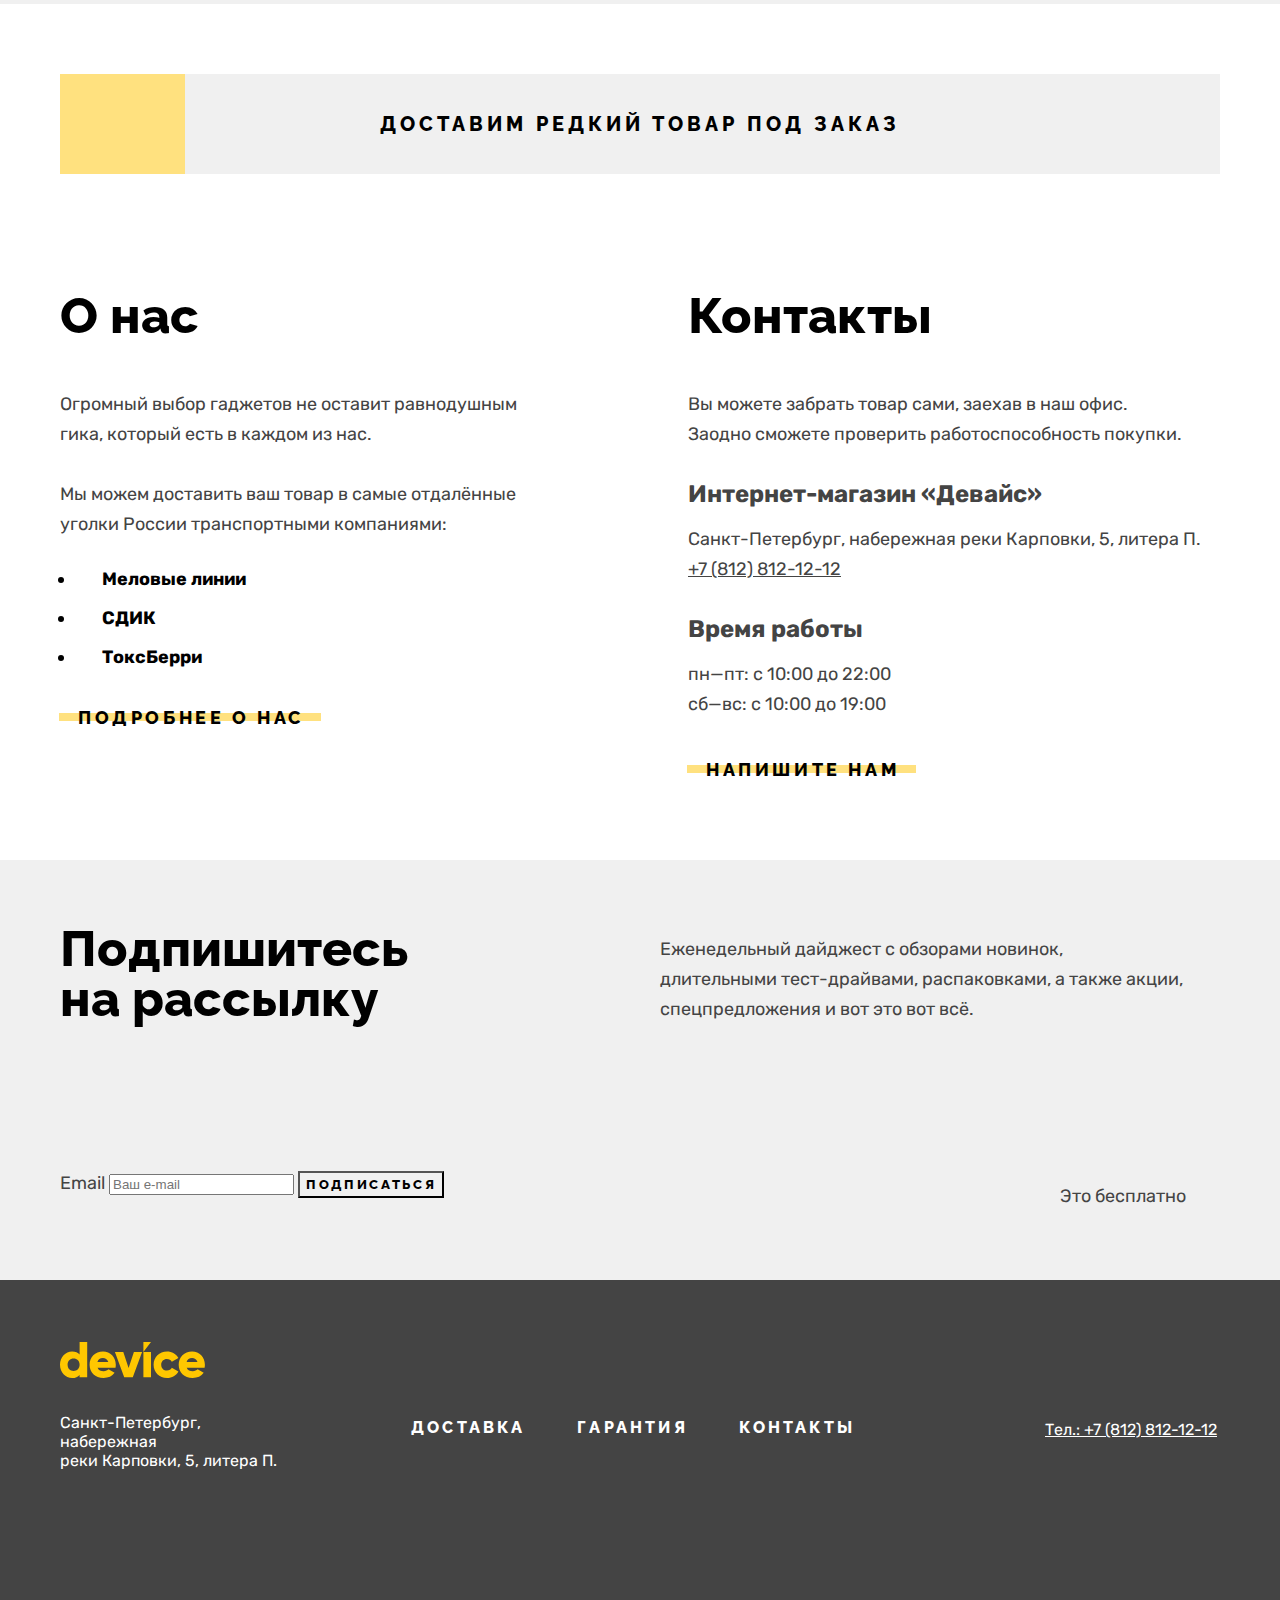
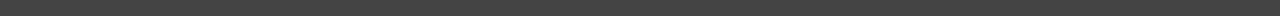
<file: 6/index.html>
<!DOCTYPE html>
<html lang="ru">
  <head>
    <meta charset="utf-8">
    <title>Интернет-магазин «Device»</title>

    <link rel="stylesheet" href="styles/styles.css">
    <base href="https://htmlacademy-htmlcss.github.io/1605029-device-33/6/">
</head>
  <body>
    <!---------------- Шапка сайта ----------------->
    <header class="page-header">
      <nav class="header-navigation">
        <a class="header-navigation-logo" href="index.html">
          <img class="page-header-logo" src="images/header-logo.svg" width="145" height="36" alt="Логотип интернет-магазина «Device».">
        </a>
        <!-- Навигация - верхняя часть -->
        <div class="header-navigation-top">
          <form class="header-search-form" action="https://echo.htmlacademy.ru/" method="post">
            <input class="search-field" placeholder="Текст поиска" type="search" name="search-field" id="search-field" required>
            <button class="search-button" type="submit">Найти</button>
          </form>
          <ul class="navigation-user">
            <li class="navigation-user-item navigation-user-item-login">
              <a class="navigation-user-link user-login-link" href="#">Войти</a>
            </li>
            <li class="navigation-user-item">
              <a class="navigation-user-link user-compare-link" href="#">Сравнить</a>
            </li>
            <li class="navigation-user-item">
              <a class="navigation-user-link user-cart-link" href="#">Корзина</a>
            </li>
          </ul>
        </div>
        <!-- Навигация - нижняя часть -->
        <div class="header-navigation-bottom">
          <a class="catalog-link" href="catalog.html">Каталог товаров</a>
          <ul class="navigation-info">
            <li class="navigation-info-item">
              <a class="navigation-info-link" href="delivery.html">Доставка</a>
            </li>
            <li class="navigation-info-item">
              <a class="navigation-info-link" href="warranty.html">Гарантия</a>
            </li>
            <li class="navigation-info-item">
              <a class="navigation-info-link" href="contacts.html">Контакты</a>
            </li>
          </ul>
        </div>
      </nav>
    </header>
    <!---------------- /Шапка сайта ----------------->

    <!----------- Основное содержимое страницы ----------->
    <main class="main-index main-container">
      <h1 class="visually-hidden">Интернет-магазин &laquo;Device&raquo;.</h1>

      <!-----------    Промо-блок   ----------->
      <section class="promo">
        <h2 class="visually-hidden">Популярные товары.</h2>
        <!-- Слайдер -->
        <ul class="promo-slider">
          <li class="promo-slider-item">
            <div class="promo-image-block">
              <img class="promo-slider-image" src="images/promo/promo-1.png" width="560" height="560" alt="Квадрокоптер.">
            </div>
            <div class="promo-description">
              <h3 class="visually-hidden">Квадрокоптер с лазером.</h3>
              <p class="promo-description-text">
                <b class="promo-description-dedicated">Порхает как бабочка,<br>жалит как пчела!</b>
                <span class="promo-description-main">Этот обычный, на первый взгляд, квадрокоптер оснащен<br>
                  мощным лазером, замаскированным под стандартную камеру.</span>
              </p>
              <a class="promo-details-link styled-link" href="#">Подробнее</a>
              <ul class="promo-characteristics">
                <li class="promo-characteristics-item">
                  <b class="promo-characteristic-value">800 м</b>
                  <span class="promo-characteristic-name">Дальность полета</span>
                </li>
                <li class="promo-characteristics-item">
                  <b class="promo-characteristic-value">50 м</b>
                  <span class="promo-characteristic-name">Радиус поражения</span>
                </li>
              </ul>
            </div>
          </li>

          <li class="promo-slider-item hidden">
            <div class="promo-image-block">
              <img class="promo-slider-image" src="images/promo/promo-2.png" alt="Фитнес-браслет.">
            </div>
            <div class="promo-description">
              <h3 class="visually-hidden">Мотивирующие фитнес-браслеты.</h3>
              <p class="promo-description-text">
                <b class="promo-description-dedicated">Худеем<br>правильно!</b>
                <span class="promo-description-main">Мотивирующие фитнес-браслеты помогут найти в себе силы<br>
                  не пропускать занятия и соблюдать диету.</span>
              </p>
              <a class="promo-details-link styled-link" href="#">Подробнее</a>
              <ul class="promo-characteristics">
                <li class="promo-characteristics-item">
                  <b class="promo-characteristic-value">48 часов</b>
                  <span class="promo-characteristic-name">Без подзарядки</span>
                </li>
              </ul>
            </div>
          </li>

          <li class="promo-slider-item hidden">
            <div class="promo-image-block">
              <img class="promo-slider-image" src="images/promo/promo-3.png" alt="Селфи-палка.">
            </div>
            <div class="promo-description">
              <h3 class="visually-hidden" >Самая длинная селфи-палка.</h3>
              <p class="promo-description-text">
                <b class="promo-description-dedicated">Делай селфи,<br>как Бен Стиллер!</b>
                <span class="promo-description-main">Самая длинная палка для селфи доступна в нашем магазине.<br>
                  Восемь (Восемь, Карл!) метров длиной и весом всего 5 кг.</span>
              </p>
              <a class="promo-details-link styled-link" href="#">Подробнее</a>
              <ul class="promo-characteristics">
                <li class="promo-characteristics-item">
                  <b class="promo-characteristic-value">8,5 м</b>
                  <span class="promo-characteristic-name">Длина палки</span>
                </li>
                <li class="promo-characteristics-item">
                  <b class="promo-characteristic-value">5 кг</b>
                  <span class="promo-characteristic-name">Вес палки</span>
                </li>
                <li class="promo-characteristics-item">
                  <b class="promo-characteristic-value">Карбон</b>
                  <span class="promo-characteristic-name">Материал</span>
                </li>
              </ul>
            </div>
          </li>
        </ul>

        <!-- Стрелки для слайдера -->
        <button class="promo-slider-button slider-prev" type="button">
          <span class="visually-hidden">Предыдущий товар.</span>
        </button>
        <button class="promo-slider-button slider-next" type="button">
          <span class="visually-hidden">Следующий товар.</span>
        </button>

        <!-- Пагинация -->
        <ol class="promo-slider-pagination">
          <li class="promo-slider-pagination-item">
            <button class="promo-slider-pagination-button slider-pagination-button-current" type="button">
              <span class="visually-hidden">1 товар.</span>
            </button>
          </li>
          <li class="promo-slider-pagination-item">
            <button class="promo-slider-pagination-button" type="button">
              <span class="visually-hidden">2 товар.</span>
            </button>
          </li>
          <li class="promo-slider-pagination-item">
            <button class="promo-slider-pagination-button" type="button">
              <span class="visually-hidden">3 товар.</span>
            </button>
          </li>
        </ol>
      </section>
      <!-----------    /Промо-блок   ----------->

      <!-----------    Категории товаров   ----------->
      <section class="products-categories">
        <h2 class="visually-hidden">Категории товаров.</h2>
        <ul class="products-categories-list">
          <li class="products-categories-item">
            <a class="products-categories-link" href="#">Виртуальная<br>реальность</a>
          </li>
          <li class="products-categories-item">
            <a class="products-categories-link" href="#">Моноподы<br>для селфи</a>
          </li>
          <li class="products-categories-item">
            <a class="products-categories-link" href="#">Экшн-камеры</a>
          </li>
          <li class="products-categories-item">
            <a class="products-categories-link" href="#">Фитнес-браслеты</a>
          </li>
          <li class="products-categories-item">
            <a class="products-categories-link" href="#">Умные часы</a>
          </li>
          <li class="products-categories-item">
            <a class="products-categories-link" href="#">Квадрокоптеры</a>
          </li>
        </ul>
      </section>
      <!-----------    /Категории товаров   ----------->

      <!-----------    Сервисы   ----------->
      <section class="services">
        <h2 class="visually-hidden">Сервисы.</h2>
        <div class="services-container">
          <!-- Меню -->
          <ul class="services-navigation-list">
            <li class="services-navigation-item">
              <a class="services-navigation-link styled-link" href="#">Доставка</a>
            </li>
            <li class="services-navigation-item">
              <a class="services-navigation-link styled-link" href="#">Гарантия</a>
            </li>
            <li class="services-navigation-item">
              <a class="services-navigation-link styled-link" href="#">Кредит</a>
            </li>
          </ul>

          <!-- Список сервисов -->
          <ul class="services-list">
            <li class="services-item">
              <h3 class="services-title">Доставка</h3>
              <p class="services-description">Мы с удовольствием доставим ваш товар прямо<br>
                к вашему подъезду совершенно бесплатно! Ведь<br>
                мы неплохо заработаем, поднимая его на ваш этаж.</p>
            </li>
            <li class="services-item hidden">
              <h3 class="services-title">Гарантия</h3>
              <p class="services-description">Если из-за возгорания купленного у нас товара у вас<br>
                сгорит дом — не переживайте, мы выдадим вам новый.<br>
                Товар, не дом, конечно же.</p>
            </li>
            <li class="services-item hidden">
              <h3 class="services-title">Кредит</h3>
              <p class="services-description">Залезть в долговую яму стало проще! Кредитные<br>
                консультанты подберут для вас наиболее выгодные<br>
                условия кредита. Выгодные для банка, разумеется.</p>
            </li>
          </div>
        </div>
      </section>
      <!-----------    /Сервисы   ----------->

      <div class="delivery-offer">
        <strong class="delivery-offer-text">Доставим редкий товар под заказ</strong>
      </div>

      <!-----------    О нас и Контакты   ----------->
      <div class="about-us-and-contacts">
        <!-- О нас -->
        <section class="about-us">
          <h2 class="about-us-title">О нас</h2>
          <p>Огромный выбор гаджетов не оставит равнодушным<br>гика, который есть в каждом из нас.</p>
          <p>Мы можем доставить ваш товар в самые отдалённые<br>уголки России транспортными компаниями:</p>
          <ul class="about-us-companies">
            <li class="about-us-companies-item">
              Меловые линии
            </li>
            <li class="about-us-companies-item">
              СДИК
            </li>
            <li class="about-us-companies-item">
              ТоксБерри
            </li>
          </ul>
          <a class="about-us-details-link styled-link" href="#">Подробнее о нас</a>
        </section>

        <!-- Контакты -->
        <section class="contacts">
          <h2 class="contacts-title">Контакты</h2>
          <p>Вы можете забрать товар сами, заехав в наш офис.<br>Заодно сможете проверить работоспособность покупки. </p>
          <h3 class="contacts-subtitle">Интернет-магазин &laquo;Девайс&raquo;</h3>
          <address class="contacts-address">
            <p class="contacts-address-text">Санкт-Петербург, набережная реки Карповки, 5, литера П.</p>
            <a class="contacts-phone" href="tel:+78128121212">+7 (812) 812-12-12</a>
          </address>
          <h3 class="contacts-subtitle">Время работы</h3>
          <ul class="contacts-schedule">
            <li class="contacts-schedule-item">
              пн—пт: с 10:00 до 22:00
            </li>
            <li class="contacts-schedule-item">
              сб—вс: с 10:00 до 19:00
            </li>
          </ul>
          <a class="contacts-link styled-link" href="#">Напишите нам</a>
        </section>
      </div>
      <!-----------    /О нас и Контакты   ----------->

      <!-----------    Рассылка   ----------->
      <section class="newsletter">
        <div class="newslatter-container">
          <h2 class="newsletter-title">Подпишитесь<br>на рассылку</h2>
          <p class="newsletter-description">Еженедельный дайджест с обзорами новинок,<br>
            длительными тест-драйвами, распаковками, а также акции,<br>
            спецпредложения и вот это вот всё.</p>
          <form class="newsletter-form" action="https://echo.htmlacademy.ru/" method="post">
            <label for="newsletter-email">Email</label>
            <input class="newsletter-email" placeholder="Ваш e-mail" type="email" name="newsletter-email" id="newsletter-email" required>
            <button class="newsletter-button" type="submit">Подписаться</button>
          </form>
          <p class="newsletter-free-text">Это бесплатно</p>
        </div>
      </section>
      <!-----------    /Рассылка   ----------->
    </main>
    <!----------- /Основное содержимое страницы ----------->

    <!------------------- Подвал сайта ------------------>
    <footer class="page-footer">
      <div class="page-footer-container">
        <!-- Адрес -->
        <section class="footer-address">
          <h2 class="visually-hidden">Наш адрес.</h2>
          <img class="footer-address-logo" src="images/footer-logo.svg" width="145" height="36" alt="Логотип интернет-магазина «Device».">
          <address class="footer-address-text">
            Санкт-Петербург, набережная<br>реки Карповки, 5, литера П.
          </address>
        </section>

        <!-- Навигация и Соц. сети -->
        <section class="footer-navigation-and-social">
          <ul class="footer-navigation">
            <li class="footer-navigation-item">
              <a class="footer-navigation-link" href="delivery.html">Доставка</a>
            </li>
            <li class="footer-navigation-item">
              <a class="footer-navigation-link" href="warranty.html">Гарантия</a>
            </li>
            <li class="footer-navigation-item">
              <a class="footer-navigation-link" href="contacts.html">Контакты</a>
            </li>
          </ul>
          <h2 class="visually-hidden">Мы в соцсетях.</h2>
          <ul class="footer-social-list">
            <li class="footer-social-item">
              <a class="footer-social-link" href="https://www.facebook.com/htmlacademy">
                <span class="visually-hidden">Фейсбук.</span>
              </a>
            </li>
            <li class="footer-social-item">
              <a class="footer-social-link" href="https://www.instagram.com/htmlacademy">
                <span class="visually-hidden">Инстаграм.</span>
              </a>
            </li>
            <li class="footer-social-item">
              <a class="footer-social-link" href="https://www.twitter.com/htmlacademy_ru">
                <span class="visually-hidden">Твиттер.</span>
              </a>
            </li>
          </ul>
        </section>

        <!-- Телефон и лого HTML-Academy-->
        <section class="footer-phone">
          <h2 class="visually-hidden">Наш телефон.</h2>
          <a class="footer-phone-link" href="tel:+78128121212">Тел.: +7 (812) 812-12-12</a>
          <a class="htmlacademy-link" href="https://htmlacademy.ru/">
            <span class="visually-hidden">Сделано в .html academy.</span>
          </a>
        </section>
      </div>
    </footer>
    <!------------------- /Подвал сайта ------------------>
  </body>
</html>
</file>
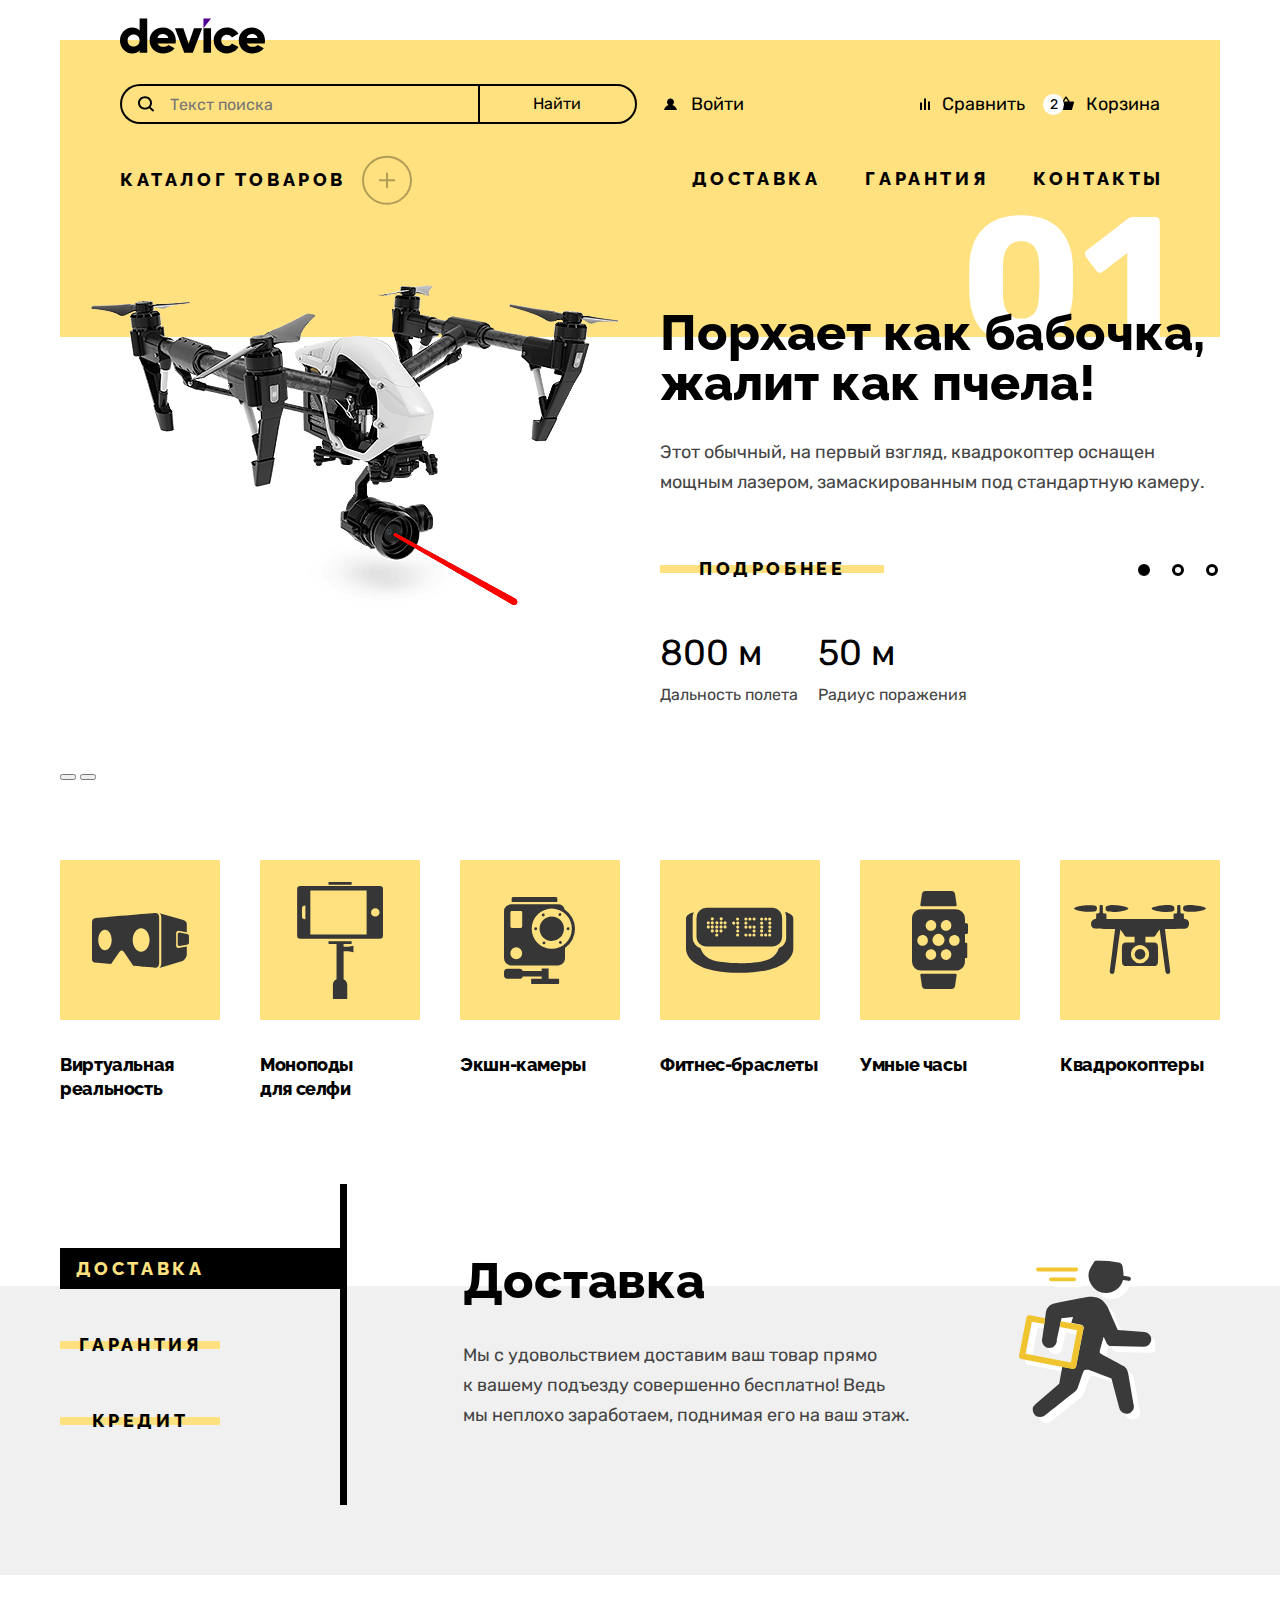
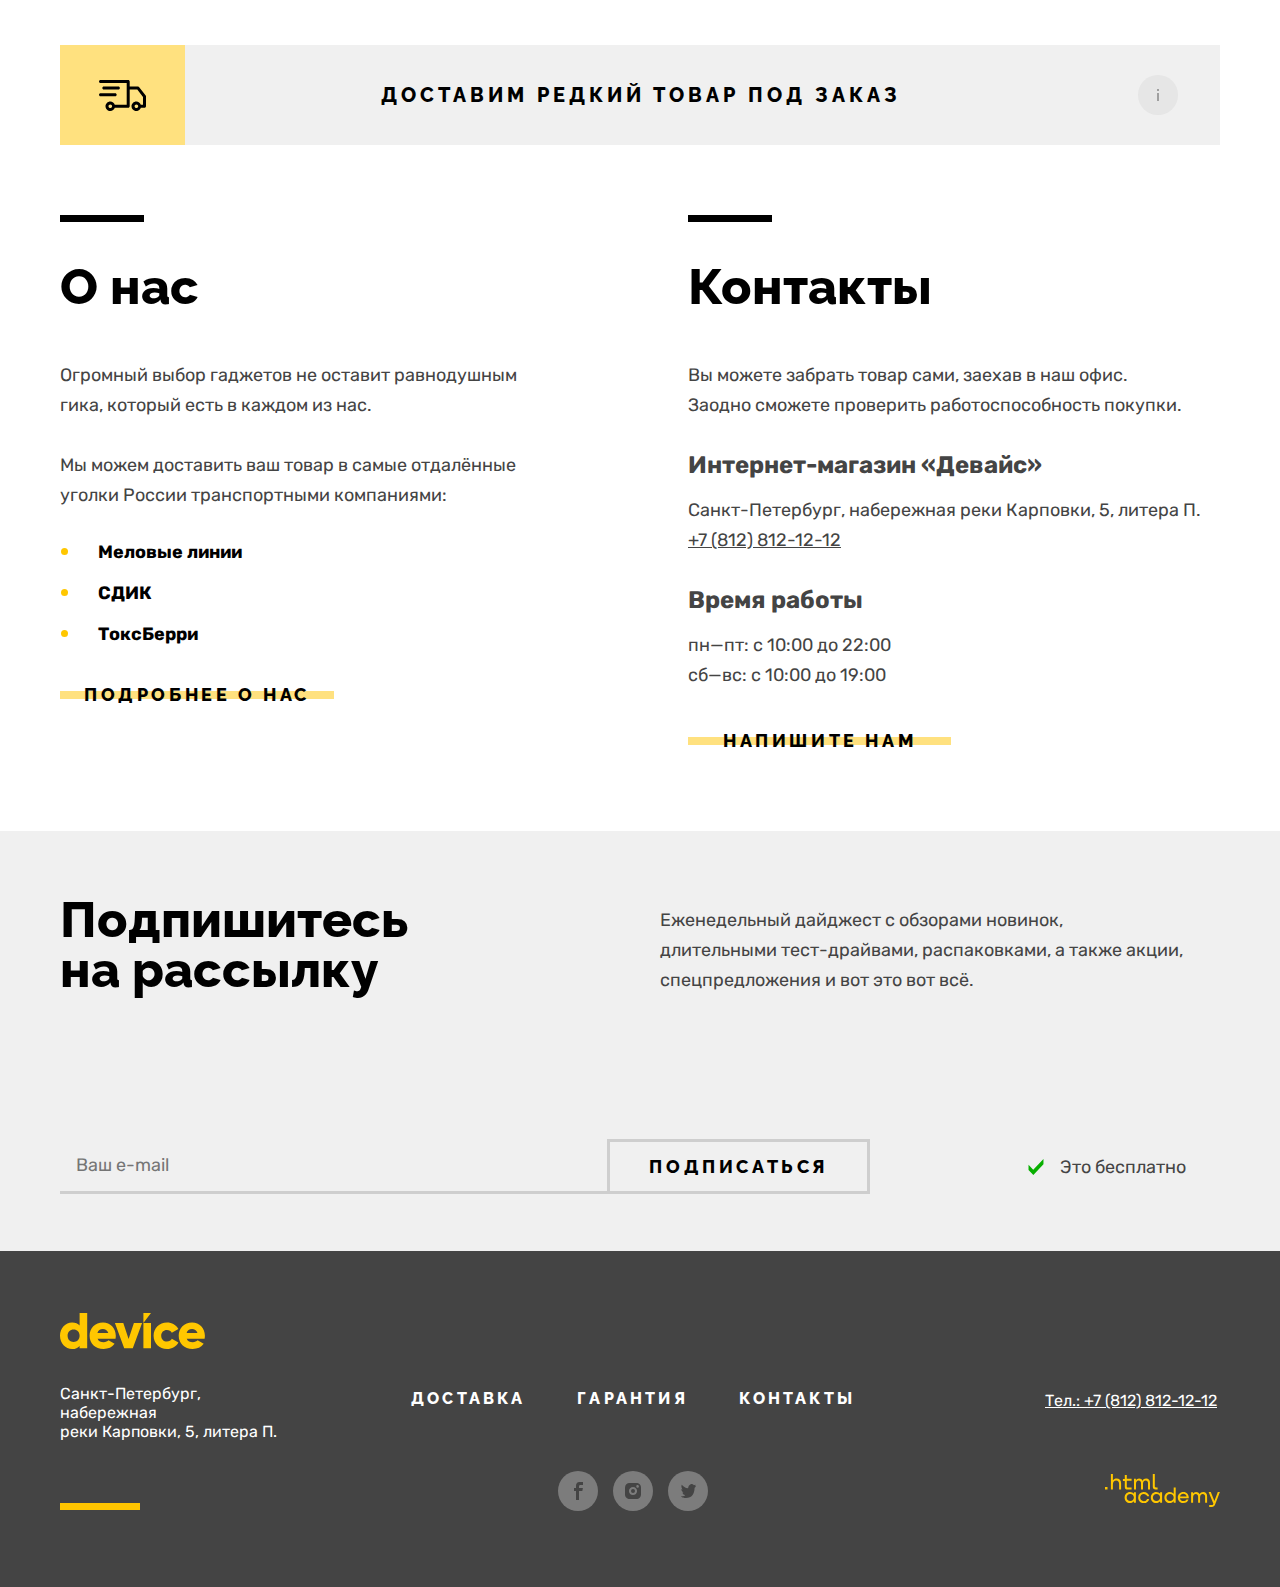
<file: 7/index.html>
<!DOCTYPE html>
<html lang="ru">
  <head>
    <meta charset="utf-8">
    <title>Интернет-магазин «Device»</title>

    <link rel="stylesheet" href="styles/styles.css">
    <base href="https://htmlacademy-htmlcss.github.io/1605029-device-33/7/">
</head>
  
  <body>
    <!---------------- Шапка сайта ----------------->
    <header class="page-header">
      <nav class="header-navigation">
        <a class="header-navigation-logo" href="index.html">
          <img class="page-header-logo" src="images/header-logo.svg" width="145" height="36" alt="Логотип интернет-магазина «Device».">
        </a>
        <!-- Навигация - верхняя часть -->
        <div class="header-navigation-top">
          <form class="header-search-form" action="https://echo.htmlacademy.ru/" method="post">
            <input class="search-field" placeholder="Текст поиска" type="search" name="search-field" id="search-field" required>
            <button class="search-button" type="submit">Найти</button>
          </form>
          <ul class="navigation-user">
            <li class="navigation-user-item navigation-user-item-login">
              <a class="navigation-user-link user-login-link" href="#">
                <svg class="navigation-icon" aria-hidden="true" focusable="false" width="13" height="12" xmlns="http://www.w3.org/2000/svg">
                  <path d="M0 12.39h13c-.2-2.6-2.1-4.8-4.7-5.5 1-.6 1.7-1.7 1.7-3 0-1.9-1.6-3.5-3.5-3.5S3 1.99 3 3.89c0 1.3.7 2.4 1.7 3-2.6.7-4.5 2.9-4.7 5.5Z"/>
                </svg>
                Войти
              </a>
            </li>
            <li class="navigation-user-item">
              <a class="navigation-user-link user-compare-link" href="#">
                <svg class="navigation-icon" aria-hidden="true" focusable="false" width="10" height="12" xmlns="http://www.w3.org/2000/svg">
                  <path d="M6 .39H4v12h2v-12ZM2 4.39H0v8h2v-8ZM10 3.39H8v9h2v-9Z"/>
                </svg>
                Сравнить
              </a>
            </li>
            <li class="navigation-user-item">
              <a class="navigation-user-link user-cart-link" href="#">
                <svg class="navigation-icon navigation-icon-cart" aria-hidden="true" focusable="false" width="16" height="14"  xmlns="http://www.w3.org/2000/svg">
                  <path d="m15.3 5.39-3.5.2L8.6.69c-.1-.2-.4-.3-.6-.3-.2 0-.5.1-.6.3l-3.2 4.9H.7c-.4 0-.7.3-.7.7v.2l1.9 6.8c.2.7.7 1.1 1.4 1.1h9.4c.7 0 1.2-.4 1.4-1.1l1.9-6.9v-.2c0-.4-.3-.8-.7-.8ZM8 2.29l2.2 3.2H5.9L8 2.29Z"/>
                </svg>
                Корзина
              </a>
            </li>
          </ul>
        </div>
        <!-- Навигация - нижняя часть -->
        <div class="header-navigation-bottom">
          <a class="catalog-link catalog-submenu-open-button" href="#">Каталог товаров</a>
          
          <ul class="navigation-info">
            <li class="navigation-info-item">
              <a class="navigation-info-link" href="#">Доставка</a>
            </li>
            <li class="navigation-info-item">
              <a class="navigation-info-link" href="#">Гарантия</a>
            </li>
            <li class="navigation-info-item">
              <a class="navigation-info-link" href="#">Контакты</a>
            </li>
          </ul>
        </div>
        <!-- Каталог - выпадающее меню -->
        <ul class="catalog-submenu hidden">
          <li class="catalog-submenu-column">
            <ul class="catalog-submenu-column-list">
              <li class="catalog-submenu-column-item">
                <a class="catalog-submenu-link" href="#">Виртуальная реальность</a>
              </li>
              <li class="catalog-submenu-column-item">
                <a class="catalog-submenu-link" href="catalog.html">Моноподы для селфи</a>
              </li>
              <li class="catalog-submenu-column-item">
                <a class="catalog-submenu-link" href="#">Экшн-камеры</a>
              </li>
            </ul>
          </li>
          <li class="catalog-submenu-column">
            <ul class="catalog-submenu-column-list">
              <li class="catalog-submenu-column-item">
                <a class="catalog-submenu-link" href="#">Фитнес-браслеты</a>
              </li>
              <li class="catalog-submenu-column-item">
                <a class="catalog-submenu-link" href="#">Умные часы</a>
              </li>
            </ul>
          </li>
          <li class="catalog-submenu-column">
            <ul class="catalog-submenu-column-list">
              <li class="catalog-submenu-column-item">
                <a class="catalog-submenu-link" href="#">Квадрокоптеры</a>
              </li>
            </ul>
          </li>
        </ul>
      </nav>
    </header>
    <!---------------- /Шапка сайта ----------------->

    <!----------- Основное содержимое страницы ----------->
    <main class="main-index main-container">
      <h1 class="visually-hidden">Интернет-магазин &laquo;Device&raquo;.</h1>

      <!-----------    Промо-блок   ----------->
      <section class="promo">
        <h2 class="visually-hidden">Популярные товары.</h2>
        <!-- Слайдер -->
        <ul class="promo-slider">
          <li class="promo-slider-item">
            <div class="promo-image-block">
              <img class="promo-slider-image" src="images/promo/promo-1.png" width="560" height="560" alt="Квадрокоптер.">
            </div>
            <div class="promo-description">
              <h3 class="visually-hidden">Квадрокоптер с лазером.</h3>
              <p class="promo-description-text">
                <b class="promo-description-dedicated">Порхает как бабочка,<br>жалит как пчела!</b>
                <span class="promo-description-main">Этот обычный, на первый взгляд, квадрокоптер оснащен<br>
                  мощным лазером, замаскированным под стандартную камеру.</span>
              </p>
              <a class="promo-details-link styled-link" href="#">Подробнее</a>
              <ul class="promo-characteristics">
                <li class="promo-characteristics-item">
                  <b class="promo-characteristic-value">800 м</b>
                  <span class="promo-characteristic-name">Дальность полета</span>
                </li>
                <li class="promo-characteristics-item">
                  <b class="promo-characteristic-value">50 м</b>
                  <span class="promo-characteristic-name">Радиус поражения</span>
                </li>
              </ul>
            </div>
          </li>

          <li class="promo-slider-item hidden">
            <div class="promo-image-block">
              <img class="promo-slider-image" src="images/promo/promo-2.png" alt="Фитнес-браслет.">
            </div>
            <div class="promo-description">
              <h3 class="visually-hidden">Мотивирующие фитнес-браслеты.</h3>
              <p class="promo-description-text">
                <b class="promo-description-dedicated">Худеем<br>правильно!</b>
                <span class="promo-description-main">Мотивирующие фитнес-браслеты помогут найти в себе силы<br>
                  не пропускать занятия и соблюдать диету.</span>
              </p>
              <a class="promo-details-link styled-link" href="#">Подробнее</a>
              <ul class="promo-characteristics">
                <li class="promo-characteristics-item">
                  <b class="promo-characteristic-value">48 часов</b>
                  <span class="promo-characteristic-name">Без подзарядки</span>
                </li>
              </ul>
            </div>
          </li>

          <li class="promo-slider-item hidden">
            <div class="promo-image-block">
              <img class="promo-slider-image" src="images/promo/promo-3.png" alt="Селфи-палка.">
            </div>
            <div class="promo-description">
              <h3 class="visually-hidden" >Самая длинная селфи-палка.</h3>
              <p class="promo-description-text">
                <b class="promo-description-dedicated">Делай селфи,<br>как Бен Стиллер!</b>
                <span class="promo-description-main">Самая длинная палка для селфи доступна в нашем магазине.<br>
                  Восемь (Восемь, Карл!) метров длиной и весом всего 5 кг.</span>
              </p>
              <a class="promo-details-link styled-link" href="#">Подробнее</a>
              <ul class="promo-characteristics">
                <li class="promo-characteristics-item">
                  <b class="promo-characteristic-value">8,5 м</b>
                  <span class="promo-characteristic-name">Длина палки</span>
                </li>
                <li class="promo-characteristics-item">
                  <b class="promo-characteristic-value">5 кг</b>
                  <span class="promo-characteristic-name">Вес палки</span>
                </li>
                <li class="promo-characteristics-item">
                  <b class="promo-characteristic-value">Карбон</b>
                  <span class="promo-characteristic-name">Материал</span>
                </li>
              </ul>
            </div>
          </li>
        </ul>

        <!-- Стрелки для слайдера -->
        <button class="promo-slider-button slider-prev" type="button">
          <span class="visually-hidden">Предыдущий товар.</span>
        </button>
        <button class="promo-slider-button slider-next" type="button">
          <span class="visually-hidden">Следующий товар.</span>
        </button>

        <!-- Пагинация -->
        <ol class="promo-slider-pagination">
          <li class="promo-slider-pagination-item">
            <button class="promo-slider-pagination-button slider-pagination-button-current" type="button">
              <span class="visually-hidden">1 товар.</span>
            </button>
          </li>
          <li class="promo-slider-pagination-item">
            <button class="promo-slider-pagination-button" type="button">
              <span class="visually-hidden">2 товар.</span>
            </button>
          </li>
          <li class="promo-slider-pagination-item">
            <button class="promo-slider-pagination-button" type="button">
              <span class="visually-hidden">3 товар.</span>
            </button>
          </li>
        </ol>
      </section>
      <!-----------    /Промо-блок   ----------->

      <!-----------    Категории товаров   ----------->
      <section class="products-categories">
        <h2 class="visually-hidden">Категории товаров.</h2>
        <ul class="products-categories-list">
          <li class="products-categories-item">
            <a class="products-categories-link virtual-reality-link" href="#">
              Виртуальная<br>реальность
            </a>
          </li>
          <li class="products-categories-item">
            <a class="products-categories-link monopods-link" href="#">
              Моноподы<br>для селфи
            </a>
          </li>
          <li class="products-categories-item">
            <a class="products-categories-link action-cameras-link" href="#">
              Экшн-камеры
            </a>
          </li>
          <li class="products-categories-item">
            <a class="products-categories-link fitness-bracelets-link" href="#">
              Фитнес-браслеты
            </a>
          </li>
          <li class="products-categories-item">
            <a class="products-categories-link smart-watch-link" href="#">
              Умные часы
            </a>
          </li>
          <li class="products-categories-item">
            <a class="products-categories-link quadrocopters-link" href="#">
              Квадрокоптеры
            </a>
          </li>
        </ul>
      </section>
      <!-----------    /Категории товаров   ----------->

      <!-----------    Сервисы   ----------->
      <section class="services">
        <h2 class="visually-hidden">Сервисы.</h2>
        <div class="services-container">
          <!-- Меню -->
          <ul class="services-navigation-list">
            <li class="services-navigation-item">
              <a class="services-navigation-link services-navigation-link-current styled-link" href="#">Доставка</a>
            </li>
            <li class="services-navigation-item">
              <a class="services-navigation-link styled-link" href="#">Гарантия</a>
            </li>
            <li class="services-navigation-item">
              <a class="services-navigation-link styled-link" href="#">Кредит</a>
            </li>
          </ul>

          <!-- Список сервисов -->
          <ul class="services-list">
            <li class="services-item services-delivery">
              <h3 class="services-title">Доставка</h3>
              <p class="services-description">Мы с удовольствием доставим ваш товар прямо<br>
                к вашему подъезду совершенно бесплатно! Ведь<br>
                мы неплохо заработаем, поднимая его на ваш этаж.</p>
            </li>
            <li class="services-item services-warranty hidden">
              <h3 class="services-title">Гарантия</h3>
              <p class="services-description">Если из-за возгорания купленного у нас товара у вас<br>
                сгорит дом — не переживайте, мы выдадим вам новый.<br>
                Товар, не дом, конечно же.</p>
            </li>
            <li class="services-item services-credit hidden">
              <h3 class="services-title">Кредит</h3>
              <p class="services-description">Залезть в долговую яму стало проще! Кредитные<br>
                консультанты подберут для вас наиболее выгодные<br>
                условия кредита. Выгодные для банка, разумеется.</p>
            </li>
          </div>
        </div>
      </section>
      <!-----------    /Сервисы   ----------->

      <!-----------    Предложение по доставке   ----------->
      <a class="delivery-offer" href="#">
        <span class="delivery-offer-left-icon"></span>
        <strong class="delivery-offer-text">Доставим редкий товар под заказ</strong>
        <span class="delivery-offer-right-icon"></span>
      </a>

      <!-----------    О нас и Контакты   ----------->
      <div class="about-us-and-contacts">
        <!-- О нас -->
        <section class="about-us">
          <h2 class="about-us-title">О нас</h2>
          <p>Огромный выбор гаджетов не оставит равнодушным<br>гика, который есть в каждом из нас.</p>
          <p>Мы можем доставить ваш товар в самые отдалённые<br>уголки России транспортными компаниями:</p>
          <ul class="about-us-companies">
            <li class="about-us-companies-item">
              Меловые линии
            </li>
            <li class="about-us-companies-item">
              СДИК
            </li>
            <li class="about-us-companies-item">
              ТоксБерри
            </li>
          </ul>
          <a class="about-us-details-link styled-link" href="#">Подробнее о нас</a>
        </section>

        <!-- Контакты -->
        <section class="contacts">
          <h2 class="contacts-title">Контакты</h2>
          <p>Вы можете забрать товар сами, заехав в наш офис.<br>Заодно сможете проверить работоспособность покупки. </p>
          <h3 class="contacts-subtitle">Интернет-магазин &laquo;Девайс&raquo;</h3>
          <address class="contacts-address">
            <p class="contacts-address-text">Санкт-Петербург, набережная реки Карповки, 5, литера П.</p>
            <a class="contacts-phone" href="tel:+78128121212">+7 (812) 812-12-12</a>
          </address>
          <h3 class="contacts-subtitle">Время работы</h3>
          <ul class="contacts-schedule">
            <li class="contacts-schedule-item">
              пн—пт: с 10:00 до 22:00
            </li>
            <li class="contacts-schedule-item">
              сб—вс: с 10:00 до 19:00
            </li>
          </ul>
          <a class="contacts-link styled-link" href="#">Напишите нам</a>
        </section>
      </div>
      <!-----------    /О нас и Контакты   ----------->

      <!-----------    Рассылка   ----------->
      <section class="newsletter">
        <div class="newslatter-container">
          <h2 class="newsletter-title">Подпишитесь<br>на рассылку</h2>
          <p class="newsletter-description">Еженедельный дайджест с обзорами новинок,<br>
            длительными тест-драйвами, распаковками, а также акции,<br>
            спецпредложения и вот это вот всё.</p>
          <form class="newsletter-form" action="https://echo.htmlacademy.ru/" method="post">
            <label for="newsletter-email" class="visually-hidden">Email</label>
            <input class="newsletter-email" placeholder="Ваш e-mail" type="email" name="newsletter-email" id="newsletter-email" required>
            <button class="newsletter-button" type="submit">Подписаться</button>
          </form>
          <p class="newsletter-free-text">Это бесплатно</p>
        </div>
      </section>
      <!-----------    /Рассылка   ----------->
    </main>
    <!----------- /Основное содержимое страницы ----------->

    <!------------------- Подвал сайта ------------------>
    <footer class="page-footer">
      <div class="page-footer-container">
        <!-- Адрес -->
        <section class="footer-address">
          <h2 class="visually-hidden">Наш адрес.</h2>
          <a class="footer-logo-link" href="#">
            <img class="footer-address-logo" src="images/footer-logo.svg" width="145" height="36" alt="Логотип интернет-магазина «Device».">
          </a>
          <address class="footer-address-text">
            Санкт-Петербург, набережная<br>реки Карповки, 5, литера П.
          </address>
        </section>

        <!-- Навигация и Соц. сети -->
        <section class="footer-navigation-and-social">
          <ul class="footer-navigation">
            <li class="footer-navigation-item">
              <a class="footer-navigation-link" href="delivery.html">Доставка</a>
            </li>
            <li class="footer-navigation-item">
              <a class="footer-navigation-link" href="warranty.html">Гарантия</a>
            </li>
            <li class="footer-navigation-item">
              <a class="footer-navigation-link" href="contacts.html">Контакты</a>
            </li>
          </ul>
          <h2 class="visually-hidden">Мы в соцсетях.</h2>
          <ul class="footer-social-list">
            <li class="footer-social-item">
              <a class="footer-social-link" href="https://www.facebook.com/htmlacademy">
                <span class="visually-hidden">Фейсбук.</span>
                <svg class="footer-social-icon footer-social-fb-icon" aria-hidden="true" focusable="false" width="9" height="18" xmlns="http://www.w3.org/2000/svg">
                  <path d="M6.5 3H9V0H5.6C2.8 0 2 1.7 2 4.2V6H0v3h2v9h3V9h3.3l.6-3H5V4.5C5 3.7 5.3 3 6.5 3Z"/>
                </svg>
              </a>
            </li>
            <li class="footer-social-item">
              <a class="footer-social-link" href="https://www.instagram.com/htmlacademy">
                <span class="visually-hidden">Инстаграм.</span>
                <svg class="footer-social-icon footer-social-icon-instagram" aria-hidden="true" focusable="false" width="16" height="16" xmlns="http://www.w3.org/2000/svg">
                  <path d="M8 10a2 2 0 1 0 0-4 2 2 0 0 0 0 4Z"/>
                  <path d="M14.7 1.3c-.9-.9-2-1.3-3.4-1.3H4.7C1.9 0 0 1.9 0 4.7v6.6c0 1.4.4 2.6 1.4 3.4.9.9 2 1.3 3.3 1.3h6.6c1.4 0 2.6-.4 3.4-1.3.8-.9 1.3-2 1.3-3.4V4.7c0-1.4-.4-2.6-1.3-3.4ZM8 12.1c-2.2 0-4.1-1.8-4.1-4.1S5.8 3.9 8 3.9c2.2 0 4.1 1.8 4.1 4.1s-1.9 4.1-4.1 4.1Zm4.6-7.4c-.7 0-1.3-.5-1.3-1.3s.5-1.3 1.3-1.3c.7 0 1.3.6 1.3 1.3 0 .7-.6 1.3-1.3 1.3Z"/>
                </svg>
              </a>
            </li>
            <li class="footer-social-item">
              <a class="footer-social-link" href="https://www.twitter.com/htmlacademy_ru">
                <span class="visually-hidden">Твиттер.</span>
                <svg class="footer-social-icon footer-social-icon-tw" aria-hidden="true" focusable="false" width="15" height="15" xmlns="http://www.w3.org/2000/svg">
                  <path d="M9.7.16c1.5-.5 2.6.3 3.2 1.1.5-.2 1.1-.4 1.7-.6 0 .8-.5 1.4-.8 1.6.7.2 1.2-.4 1.2-.4-.1.9-.9 1.7-1.4 1.9-.2 6.3-2.8 10.4-8.9 10.3h-.4c-.3 0-3.7-.4-4.3-1.8 2 .2 3.4-.4 4.1-1.1-.8-.3-2.4-.4-2.6-2.8.3.2.5.3 1.1.2-1.1-.8-2.3-1.5-2.2-3.5.3.3.9.5 1.2.4C1 5.26-.2 2.36.8.86c1.6 1.7 3.3 3.4 6.3 3.5.2-2.1 1-3.5 2.6-4.2Z"/>
                </svg>
              </a>
            </li>
          </ul>
        </section>

        <!-- Телефон и лого HTML-Academy-->
        <section class="footer-phone">
          <h2 class="visually-hidden">Наш телефон.</h2>
          <a class="footer-phone-link" href="tel:+78128121212">Тел.: +7 (812) 812-12-12</a>
          <a class="htmlacademy-link" href="https://htmlacademy.ru/">
            <span class="visually-hidden">Сделано в .html academy.</span>
            <svg class="htmlacademy-logo" aria-hidden="true" focusable="false" width="115" height="33" xmlns="http://www.w3.org/2000/svg">
              <path d="M0 12.9v2.6h2.5v-2.6H0ZM11.6 4.5c-1.6 0-2.8.7-3.6 1.7h-.1V0h-2v15.5h2v-5.3c0-2.1 1.3-3.6 3.3-3.6 1.8 0 2.9 1.4 2.9 3.2v5.7h2V9.4c.1-3-1.8-4.9-4.5-4.9ZM26.6 4.8h-4.8V1.1h-2v3.8h-1.9v2h1.9v6c0 1.7 1 2.7 2.7 2.7h4.1v-2h-3.7c-.7 0-1.1-.4-1.1-1.1V6.8h4.8v-2ZM41.1 4.6c-1.6 0-2.9.8-3.5 2.1h-.1c-.6-1.2-1.8-2.1-3.4-2.1-1.4 0-2.5.8-3.1 1.8h-.1V4.8H29v10.6h2V10c0-2 1-3.5 2.6-3.5 1.5 0 2.4 1 2.4 2.6v6.3h2V9.8c0-2.4 1.4-3.3 2.6-3.3 1.5 0 2.4 1 2.4 2.6v6.3h2V8.9c.1-2.5-1.4-4.3-3.9-4.3ZM47.8 12.7c0 1.7 1 2.7 2.8 2.7h2v-2h-1.7c-.7 0-1.1-.4-1.1-1.1V0h-2v12.7ZM28.9 19.7c-.9-1.1-2.2-1.8-3.9-1.8-3.1 0-5.4 2.3-5.4 5.6s2.3 5.6 5.4 5.6c1.8 0 3-.8 3.8-1.9h.1v1.6h2V18.2h-2v1.5Zm-3.6 7.4c-2.2 0-3.6-1.6-3.6-3.6s1.4-3.6 3.6-3.6 3.6 1.6 3.6 3.6c0 1.9-1.4 3.6-3.6 3.6ZM44.2 22c-.5-2.4-2.6-4.1-5.4-4.1a5.4 5.4 0 0 0-5.6 5.6c0 3.1 2.2 5.6 5.6 5.6 2.8 0 4.9-1.8 5.4-4.2h-2.1a3.4 3.4 0 0 1-3.3 2.3c-2.2 0-3.6-1.6-3.6-3.6s1.4-3.6 3.6-3.6c1.6 0 2.8 1 3.3 2.2h2.1V22ZM55.1 19.7c-.9-1.1-2.2-1.8-3.9-1.8-3.1 0-5.4 2.3-5.4 5.6s2.3 5.6 5.4 5.6c1.8 0 3-.8 3.8-1.9h.1v1.6h2V18.2h-2v1.5Zm-3.6 7.4c-2.2 0-3.6-1.6-3.6-3.6s1.4-3.6 3.6-3.6 3.6 1.6 3.6 3.6c0 1.9-1.5 3.6-3.6 3.6ZM68.7 19.8c-.9-1.1-2.2-1.9-3.9-1.9-3.1 0-5.4 2.3-5.4 5.6s2.2 5.6 5.4 5.6c1.7 0 3-.8 3.8-1.8h.1v1.5h2V13.4h-2v6.4Zm-3.6 7.3c-2.2 0-3.6-1.6-3.6-3.6s1.4-3.6 3.6-3.6 3.6 1.6 3.6 3.6c-.1 2-1.5 3.6-3.6 3.6ZM78.3 17.9c-3.3 0-5.5 2.5-5.5 5.6 0 3 2.1 5.6 5.5 5.6 2.5 0 4.5-1.3 5.2-3.6h-2.1c-.5 1-1.6 1.6-3 1.6-1.9 0-3.3-1.3-3.4-2.9h8.8c.2-3.6-2-6.3-5.5-6.3Zm0 1.9c1.7 0 3 1 3.3 2.6h-6.5c.3-1.5 1.5-2.6 3.2-2.6ZM98.2 17.9c-1.6 0-2.9.8-3.6 2h-.1c-.6-1.2-1.8-2-3.4-2-1.4 0-2.5.7-3.1 1.8v-1.5h-1.9v10.6h2v-5.4c0-2 1-3.4 2.6-3.5 1.5 0 2.4 1 2.4 2.6v6.3h2v-5.6c0-2.4 1.4-3.3 2.6-3.3 1.5 0 2.4 1 2.4 2.6v6.3h2v-6.5c.1-2.6-1.4-4.4-3.9-4.4ZM109.4 27l-3.6-8.9h-2.2l4.8 11.6c-.3.9-.7 1.2-1.7 1.2h-2.5v2h2.5c1.8 0 2.8-.8 3.5-2.6l4.7-12.2h-2.1l-3.4 8.9Z"/>
            </svg>
          </a>
        </section>
      </div>
    </footer>
    <!------------------- /Подвал сайта ------------------>
  </body>
</html>
</file>
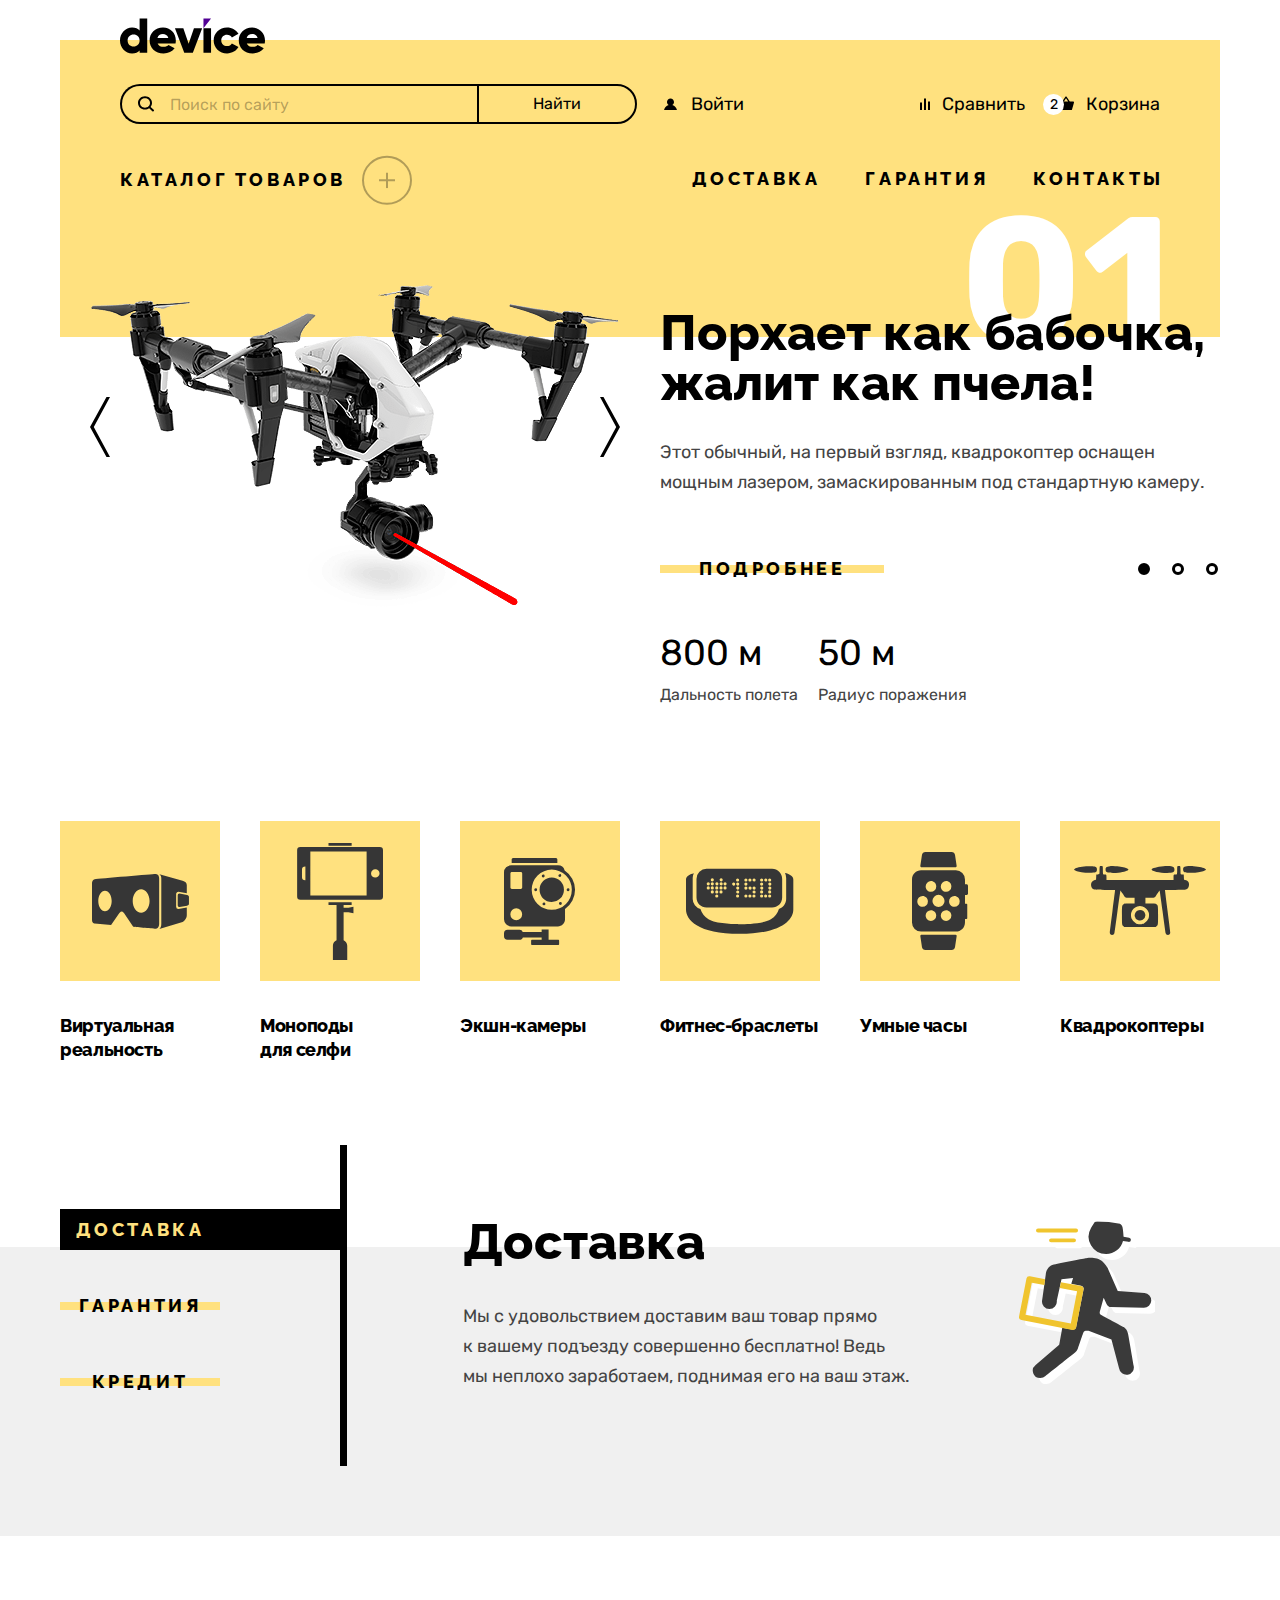
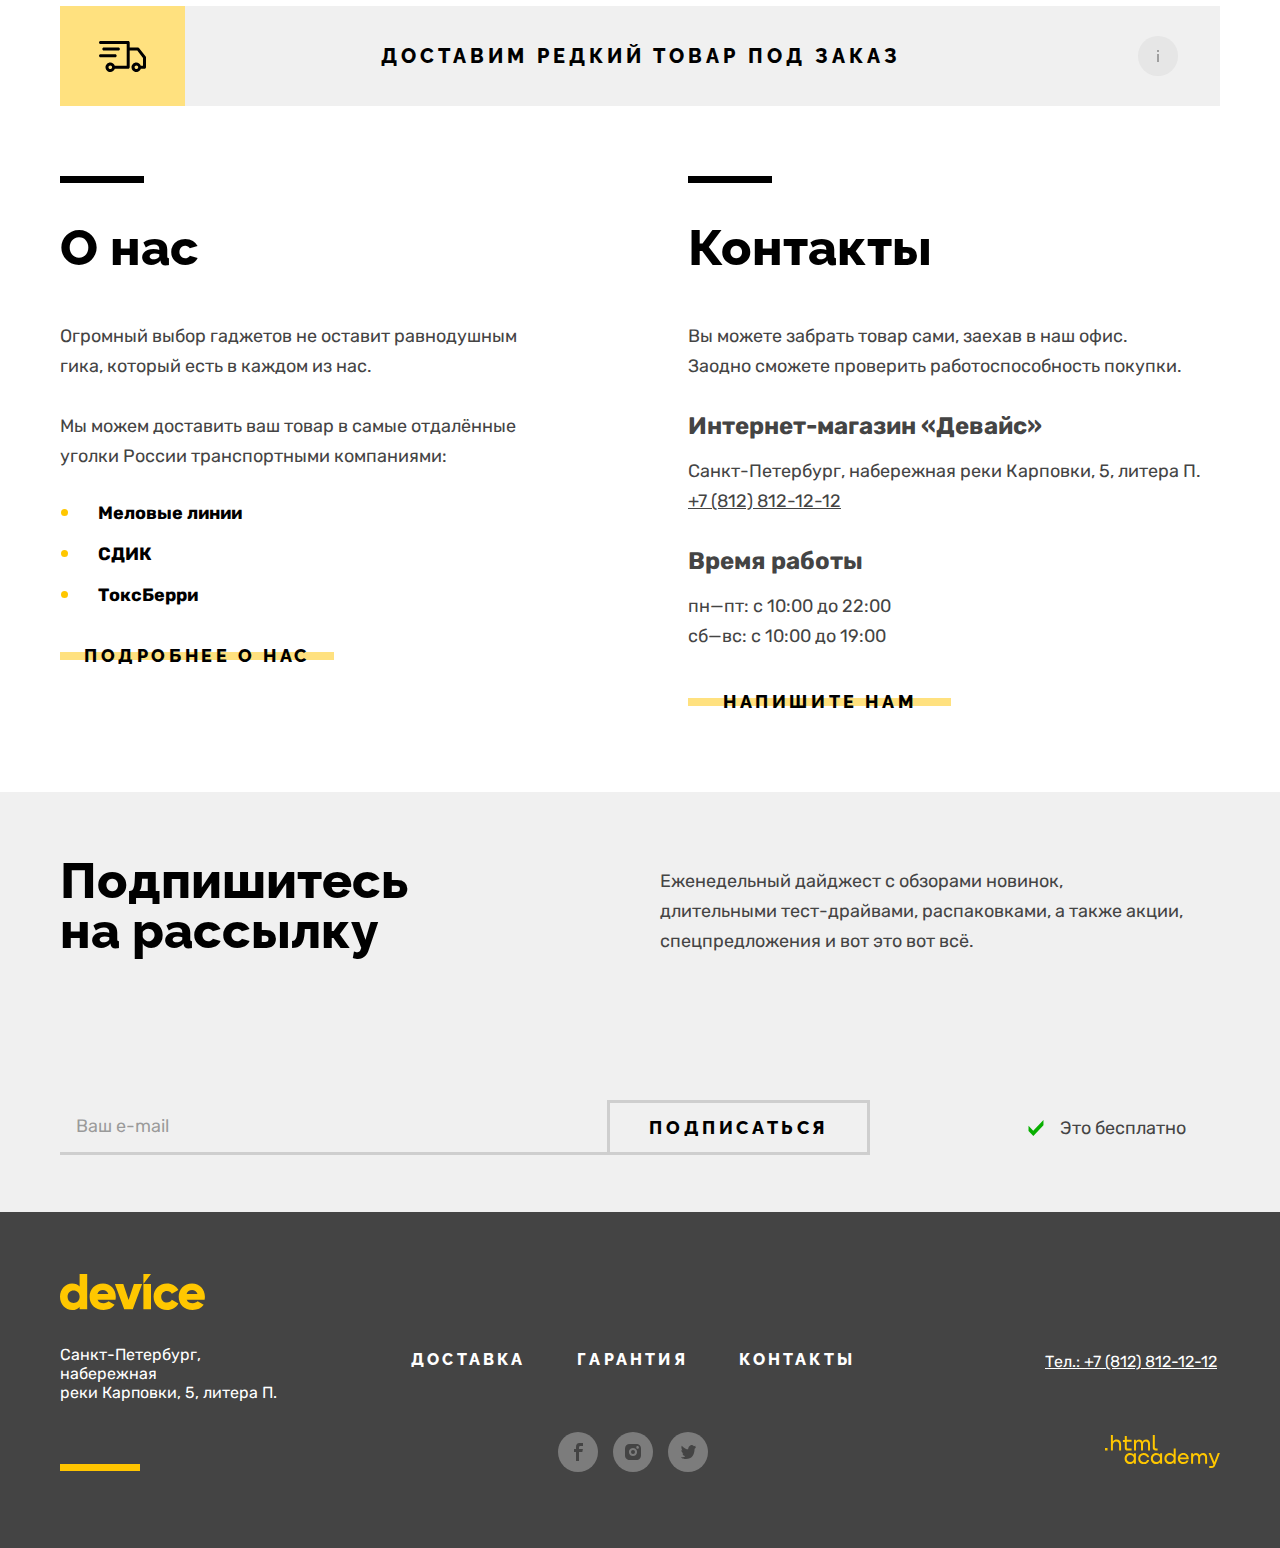
<file: 8/index.html>
<!DOCTYPE html>
<html lang="ru">
  <head>
    <meta charset="utf-8">
    <title>Интернет-магазин «Device»</title>

    <link rel="stylesheet" href="styles/styles.css">
    <base href="https://htmlacademy-htmlcss.github.io/1605029-device-33/8/">
</head>
  
  <body>
    <!---------------- Шапка сайта ----------------->
    <header class="page-header">
      <div class="page-header-container">
        <nav class="header-navigation">
          <a class="header-navigation-logo" href="index.html">
            <img class="page-header-logo" src="images/header-logo.svg" width="145" height="36" alt="Логотип интернет-магазина «Device».">
          </a>
          <!-- Навигация - верхняя часть -->
          <div class="header-navigation-top">
            <form class="header-search-form" action="https://echo.htmlacademy.ru/" method="post">
              <input class="search-field" placeholder="Поиск по сайту" type="search" name="search-field" id="search-field" required>
              <button class="search-button" type="submit">Найти</button>
            </form>
            <ul class="navigation-user">
              <li class="navigation-user-item navigation-user-item-login">
                <a class="navigation-user-link user-login-link" href="#">
                  <svg class="navigation-icon" aria-hidden="true" focusable="false" width="13" height="12" xmlns="http://www.w3.org/2000/svg">
                    <path d="M0 12.39h13c-.2-2.6-2.1-4.8-4.7-5.5 1-.6 1.7-1.7 1.7-3 0-1.9-1.6-3.5-3.5-3.5S3 1.99 3 3.89c0 1.3.7 2.4 1.7 3-2.6.7-4.5 2.9-4.7 5.5Z"/>
                  </svg>
                  Войти
                </a>
              </li>
              <li class="navigation-user-item">
                <a class="navigation-user-link user-compare-link" href="#">
                  <svg class="navigation-icon" aria-hidden="true" focusable="false" width="10" height="12" xmlns="http://www.w3.org/2000/svg">
                    <path d="M6 .39H4v12h2v-12ZM2 4.39H0v8h2v-8ZM10 3.39H8v9h2v-9Z"/>
                  </svg>
                  Сравнить
                </a>
              </li>
              <li class="navigation-user-item">
                <a class="navigation-user-link user-cart-link" href="#">
                  <svg class="navigation-icon navigation-icon-cart" aria-hidden="true" focusable="false" width="16" height="14"  xmlns="http://www.w3.org/2000/svg">
                    <path d="m15.3 5.39-3.5.2L8.6.69c-.1-.2-.4-.3-.6-.3-.2 0-.5.1-.6.3l-3.2 4.9H.7c-.4 0-.7.3-.7.7v.2l1.9 6.8c.2.7.7 1.1 1.4 1.1h9.4c.7 0 1.2-.4 1.4-1.1l1.9-6.9v-.2c0-.4-.3-.8-.7-.8ZM8 2.29l2.2 3.2H5.9L8 2.29Z"/>
                  </svg>
                  Корзина
                </a>
                <!-- Корзина. Поповер -->
                <div class="popover popover-cart">
                  <div class="popover-content">
                    <h2 class="visually-hidden">Корзина</h2>
                    <ul class="popover-cart-items">
                      <li class="popover-cart-item">
                        <a class="popover-cart-item-link" href="#">
                          <img class="cart-item-image" src="images/catalog/catalog-1-small.jpg" width="39" height="43" alt="">
                          <p class="cart-item-title">Любительская<br>селфи-палка</p>
                        </a>
                        <button type="button" class="popover-delete-button">
                          <span class="visually-hidden">Удалить из корзины.</span>
                        </button>
                      </li>
                      <li class="popover-cart-item">
                        <a class="popover-cart-item-link" href="#">
                          <img class="cart-item-image" src="images/catalog/catalog-2-small.jpg" width="39" height="43" alt="">
                          <p class="cart-item-title">Профессиональная<br>селфи-палка</p>
                        </a>
                        <button type="button" class="popover-delete-button">
                          <span class="visually-hidden">Удалить из корзины.</span>
                        </button>
                      </li>
                    </ul>

                    <ul class="cart-information-list">
                      <li class="cart-information-item">Товаров: 2</li>
                      <li class="cart-information-item">Сумма: 2000 ₽</li>
                    </ul>
                    <a class="popover-cart-link" href="#">Открыть корзину</a>
                  </div>
                </div>
              </li>
            </ul>
          </div>
          <!-- Навигация - нижняя часть -->
          <div class="header-navigation-bottom">
            <a class="catalog-link catalog-submenu-open-button" href="#">Каталог товаров</a>
            
            <ul class="navigation-info">
              <li class="navigation-info-item">
                <a class="navigation-info-link" href="#">Доставка</a>
              </li>
              <li class="navigation-info-item">
                <a class="navigation-info-link" href="#">Гарантия</a>
              </li>
              <li class="navigation-info-item">
                <a class="navigation-info-link" href="#">Контакты</a>
              </li>
            </ul>
          </div>
          <!-- Каталог - выпадающее меню -->
          <ul class="catalog-submenu hidden">
            <li class="catalog-submenu-column">
              <ul class="catalog-submenu-column-list">
                <li class="catalog-submenu-column-item">
                  <a class="catalog-submenu-link" href="#">Виртуальная реальность</a>
                </li>
                <li class="catalog-submenu-column-item">
                  <a class="catalog-submenu-link" href="catalog.html">Моноподы для селфи</a>
                </li>
                <li class="catalog-submenu-column-item">
                  <a class="catalog-submenu-link" href="#">Экшн-камеры</a>
                </li>
              </ul>
            </li>
            <li class="catalog-submenu-column">
              <ul class="catalog-submenu-column-list">
                <li class="catalog-submenu-column-item">
                  <a class="catalog-submenu-link" href="#">Фитнес-браслеты</a>
                </li>
                <li class="catalog-submenu-column-item">
                  <a class="catalog-submenu-link" href="#">Умные часы</a>
                </li>
              </ul>
            </li>
            <li class="catalog-submenu-column">
              <ul class="catalog-submenu-column-list">
                <li class="catalog-submenu-column-item">
                  <a class="catalog-submenu-link" href="#">Квадрокоптеры</a>
                </li>
              </ul>
            </li>
          </ul>
        </nav>
      </div>
    </header>
    <!---------------- /Шапка сайта ----------------->

    <!----------- Основное содержимое страницы ----------->
    <main class="main-index main-container">
      <h1 class="visually-hidden">Интернет-магазин &laquo;Device&raquo;.</h1>

      <!-----------    Промо-блок   ----------->
      <section class="promo">
        <h2 class="visually-hidden">Популярные товары.</h2>
        <!-- Слайдер -->
        <ul class="promo-slider">
          <li class="promo-slider-item">
            <div class="promo-image-block">
              <img class="promo-slider-image" src="images/promo/promo-1.png" width="560" height="560" alt="Квадрокоптер.">
            </div>
            <div class="promo-description">
              <h3 class="visually-hidden">Квадрокоптер с лазером.</h3>
              <p class="promo-description-text">
                <b class="promo-description-dedicated">Порхает как бабочка,<br>жалит как пчела!</b>
                <span class="promo-description-main">Этот обычный, на первый взгляд, квадрокоптер оснащен<br>
                  мощным лазером, замаскированным под стандартную камеру.</span>
              </p>
              <a class="promo-details-link styled-link" href="#">Подробнее</a>
              <ul class="promo-characteristics">
                <li class="promo-characteristics-item">
                  <b class="promo-characteristic-value">800 м</b>
                  <span class="promo-characteristic-name">Дальность полета</span>
                </li>
                <li class="promo-characteristics-item">
                  <b class="promo-characteristic-value">50 м</b>
                  <span class="promo-characteristic-name">Радиус поражения</span>
                </li>
              </ul>
            </div>
          </li>

          <li class="promo-slider-item hidden">
            <div class="promo-image-block">
              <img class="promo-slider-image" src="images/promo/promo-2.png" alt="Фитнес-браслет.">
            </div>
            <div class="promo-description">
              <h3 class="visually-hidden">Мотивирующие фитнес-браслеты.</h3>
              <p class="promo-description-text">
                <b class="promo-description-dedicated">Худеем<br>правильно!</b>
                <span class="promo-description-main">Мотивирующие фитнес-браслеты помогут найти в себе силы<br>
                  не пропускать занятия и соблюдать диету.</span>
              </p>
              <a class="promo-details-link styled-link" href="#">Подробнее</a>
              <ul class="promo-characteristics">
                <li class="promo-characteristics-item">
                  <b class="promo-characteristic-value">48 часов</b>
                  <span class="promo-characteristic-name">Без подзарядки</span>
                </li>
              </ul>
            </div>
          </li>

          <li class="promo-slider-item hidden">
            <div class="promo-image-block">
              <img class="promo-slider-image" src="images/promo/promo-3.png" alt="Селфи-палка.">
            </div>
            <div class="promo-description">
              <h3 class="visually-hidden" >Самая длинная селфи-палка.</h3>
              <p class="promo-description-text">
                <b class="promo-description-dedicated">Делай селфи,<br>как Бен Стиллер!</b>
                <span class="promo-description-main">Самая длинная палка для селфи доступна в нашем магазине.<br>
                  Восемь (Восемь, Карл!) метров длиной и весом всего 5 кг.</span>
              </p>
              <a class="promo-details-link styled-link" href="#">Подробнее</a>
              <ul class="promo-characteristics">
                <li class="promo-characteristics-item">
                  <b class="promo-characteristic-value">8,5 м</b>
                  <span class="promo-characteristic-name">Длина палки</span>
                </li>
                <li class="promo-characteristics-item">
                  <b class="promo-characteristic-value">5 кг</b>
                  <span class="promo-characteristic-name">Вес палки</span>
                </li>
                <li class="promo-characteristics-item">
                  <b class="promo-characteristic-value">Карбон</b>
                  <span class="promo-characteristic-name">Материал</span>
                </li>
              </ul>
            </div>
          </li>
        </ul>

        <!-- Стрелки для слайдера -->
        <div class="promo-slider-controls">
          <button class="promo-slider-button slider-prev" type="button">
            <span class="visually-hidden">Предыдущий товар.</span>
          </button>
          <button class="promo-slider-button slider-next" type="button">
            <span class="visually-hidden">Следующий товар.</span>
          </button>
        </div> 

        <!-- Пагинация -->
        <ol class="promo-slider-pagination">
          <li class="promo-slider-pagination-item">
            <button class="promo-slider-pagination-button slider-pagination-button-current" type="button">
              <span class="visually-hidden">1 товар.</span>
            </button>
          </li>
          <li class="promo-slider-pagination-item">
            <button class="promo-slider-pagination-button" type="button">
              <span class="visually-hidden">2 товар.</span>
            </button>
          </li>
          <li class="promo-slider-pagination-item">
            <button class="promo-slider-pagination-button" type="button">
              <span class="visually-hidden">3 товар.</span>
            </button>
          </li>
        </ol>
      </section>
      <!-----------    /Промо-блок   ----------->

      <!-----------    Категории товаров   ----------->
      <section class="products-categories">
        <h2 class="visually-hidden">Категории товаров.</h2>
        <ul class="products-categories-list">
          <li class="products-categories-item">
            <a class="products-categories-link virtual-reality-link" href="#">
              Виртуальная<br>реальность
            </a>
          </li>
          <li class="products-categories-item">
            <a class="products-categories-link monopods-link" href="#">
              Моноподы<br>для селфи
            </a>
          </li>
          <li class="products-categories-item">
            <a class="products-categories-link action-cameras-link" href="#">
              Экшн-камеры
            </a>
          </li>
          <li class="products-categories-item">
            <a class="products-categories-link fitness-bracelets-link" href="#">
              Фитнес-браслеты
            </a>
          </li>
          <li class="products-categories-item">
            <a class="products-categories-link smart-watch-link" href="#">
              Умные часы
            </a>
          </li>
          <li class="products-categories-item">
            <a class="products-categories-link quadrocopters-link" href="#">
              Квадрокоптеры
            </a>
          </li>
        </ul>
      </section>
      <!-----------    /Категории товаров   ----------->

      <!-----------    Сервисы   ----------->
      <section class="services">
        <h2 class="visually-hidden">Сервисы.</h2>
        <div class="services-container">
          <!-- Меню -->
          <ul class="services-navigation-list">
            <li class="services-navigation-item">
              <a class="services-navigation-link services-navigation-link-current styled-link" href="#">Доставка</a>
            </li>
            <li class="services-navigation-item">
              <a class="services-navigation-link styled-link" href="#">Гарантия</a>
            </li>
            <li class="services-navigation-item">
              <a class="services-navigation-link styled-link" href="#">Кредит</a>
            </li>
          </ul>

          <!-- Список сервисов -->
          <ul class="services-list">
            <li class="services-item services-delivery">
              <h3 class="services-title">Доставка</h3>
              <p class="services-description">Мы с удовольствием доставим ваш товар прямо<br>
                к вашему подъезду совершенно бесплатно! Ведь<br>
                мы неплохо заработаем, поднимая его на ваш этаж.</p>
            </li>
            <li class="services-item services-warranty hidden">
              <h3 class="services-title">Гарантия</h3>
              <p class="services-description">Если из-за возгорания купленного у нас товара у вас<br>
                сгорит дом — не переживайте, мы выдадим вам новый.<br>
                Товар, не дом, конечно же.</p>
            </li>
            <li class="services-item services-credit hidden">
              <h3 class="services-title">Кредит</h3>
              <p class="services-description">Залезть в долговую яму стало проще! Кредитные<br>
                консультанты подберут для вас наиболее выгодные<br>
                условия кредита. Выгодные для банка, разумеется.</p>
            </li>
          </div>
        </div>
      </section>
      <!-----------    /Сервисы   ----------->

      <!-----------    Предложение по доставке   ----------->
      <div class="delivery-offer-container">
        <a class="delivery-offer" href="#">
          <span class="delivery-offer-left-icon"></span>
          <strong class="delivery-offer-text">Доставим редкий товар под заказ</strong>
          <span class="delivery-offer-right-icon"></span>
        </a>
      </div>
      

      <!-----------    О нас и Контакты   ----------->
      <div class="about-us-and-contacts">
        <!-- О нас -->
        <section class="about-us">
          <h2 class="about-us-title">О нас</h2>
          <p>Огромный выбор гаджетов не оставит равнодушным<br>гика, который есть в каждом из нас.</p>
          <p>Мы можем доставить ваш товар в самые отдалённые<br>уголки России транспортными компаниями:</p>
          <ul class="about-us-companies">
            <li class="about-us-companies-item">
              Меловые линии
            </li>
            <li class="about-us-companies-item">
              СДИК
            </li>
            <li class="about-us-companies-item">
              ТоксБерри
            </li>
          </ul>
          <a class="about-us-details-link styled-link" href="#">Подробнее о нас</a>
        </section>

        <!-- Контакты -->
        <section class="contacts">
          <h2 class="contacts-title">Контакты</h2>
          <p>Вы можете забрать товар сами, заехав в наш офис.<br>Заодно сможете проверить работоспособность покупки. </p>
          <h3 class="contacts-subtitle">Интернет-магазин &laquo;Девайс&raquo;</h3>
          <address class="contacts-address">
            <p class="contacts-address-text">Санкт-Петербург, набережная реки Карповки, 5, литера П.</p>
            <a class="contacts-phone" href="tel:+78128121212">+7 (812) 812-12-12</a>
          </address>
          <h3 class="contacts-subtitle">Время работы</h3>
          <ul class="contacts-schedule">
            <li class="contacts-schedule-item">
              пн—пт: с 10:00 до 22:00
            </li>
            <li class="contacts-schedule-item">
              сб—вс: с 10:00 до 19:00
            </li>
          </ul>
          <a class="contacts-link styled-link" href="#">Напишите нам</a>
        </section>
      </div>
      <!-----------    /О нас и Контакты   ----------->

      <!-----------    Рассылка   ----------->
      <section class="newsletter">
        <div class="newslatter-container">
          <h2 class="newsletter-title">Подпишитесь<br>на рассылку</h2>
          <p class="newsletter-description">Еженедельный дайджест с обзорами новинок,<br>
            длительными тест-драйвами, распаковками, а также акции,<br>
            спецпредложения и вот это вот всё.</p>
          <form class="newsletter-form" action="https://echo.htmlacademy.ru/" method="post">
            <label for="newsletter-email" class="visually-hidden">Email</label>
            <input class="newsletter-email" placeholder="Ваш e-mail" type="email" name="newsletter-email" id="newsletter-email" required>
            <button class="newsletter-button" type="submit" >Подписаться</button>
          </form>
          <p class="newsletter-free-text">Это бесплатно</p>
        </div>
      </section>
      <!-----------    /Рассылка   ----------->
    </main>
    <!----------- /Основное содержимое страницы ----------->

    <!------------------- Подвал сайта ------------------>
    <footer class="page-footer">
      <div class="page-footer-container">
        <!-- Адрес -->
        <section class="footer-address">
          <h2 class="visually-hidden">Наш адрес.</h2>
          <a class="footer-logo-link" href="#">
            <img class="footer-address-logo" src="images/footer-logo.svg" width="145" height="36" alt="Логотип интернет-магазина «Device».">
          </a>
          <address class="footer-address-text">
            Санкт-Петербург, набережная<br>реки Карповки, 5, литера П.
          </address>
        </section>

        <!-- Навигация и Соц. сети -->
        <section class="footer-navigation-and-social">
          <ul class="footer-navigation">
            <li class="footer-navigation-item">
              <a class="footer-navigation-link" href="delivery.html">Доставка</a>
            </li>
            <li class="footer-navigation-item">
              <a class="footer-navigation-link" href="warranty.html">Гарантия</a>
            </li>
            <li class="footer-navigation-item">
              <a class="footer-navigation-link" href="contacts.html">Контакты</a>
            </li>
          </ul>
          <h2 class="visually-hidden">Мы в соцсетях.</h2>
          <ul class="footer-social-list">
            <li class="footer-social-item">
              <a class="footer-social-link" href="https://www.facebook.com/htmlacademy">
                <span class="visually-hidden">Фейсбук.</span>
                <svg class="footer-social-icon footer-social-fb-icon" aria-hidden="true" focusable="false" width="9" height="18" xmlns="http://www.w3.org/2000/svg">
                  <path d="M6.5 3H9V0H5.6C2.8 0 2 1.7 2 4.2V6H0v3h2v9h3V9h3.3l.6-3H5V4.5C5 3.7 5.3 3 6.5 3Z"/>
                </svg>
              </a>
            </li>
            <li class="footer-social-item">
              <a class="footer-social-link" href="https://www.instagram.com/htmlacademy">
                <span class="visually-hidden">Инстаграм.</span>
                <svg class="footer-social-icon footer-social-icon-instagram" aria-hidden="true" focusable="false" width="16" height="16" xmlns="http://www.w3.org/2000/svg">
                  <path d="M8 10a2 2 0 1 0 0-4 2 2 0 0 0 0 4Z"/>
                  <path d="M14.7 1.3c-.9-.9-2-1.3-3.4-1.3H4.7C1.9 0 0 1.9 0 4.7v6.6c0 1.4.4 2.6 1.4 3.4.9.9 2 1.3 3.3 1.3h6.6c1.4 0 2.6-.4 3.4-1.3.8-.9 1.3-2 1.3-3.4V4.7c0-1.4-.4-2.6-1.3-3.4ZM8 12.1c-2.2 0-4.1-1.8-4.1-4.1S5.8 3.9 8 3.9c2.2 0 4.1 1.8 4.1 4.1s-1.9 4.1-4.1 4.1Zm4.6-7.4c-.7 0-1.3-.5-1.3-1.3s.5-1.3 1.3-1.3c.7 0 1.3.6 1.3 1.3 0 .7-.6 1.3-1.3 1.3Z"/>
                </svg>
              </a>
            </li>
            <li class="footer-social-item">
              <a class="footer-social-link" href="https://www.twitter.com/htmlacademy_ru">
                <span class="visually-hidden">Твиттер.</span>
                <svg class="footer-social-icon footer-social-icon-tw" aria-hidden="true" focusable="false" width="15" height="15" xmlns="http://www.w3.org/2000/svg">
                  <path d="M9.7.16c1.5-.5 2.6.3 3.2 1.1.5-.2 1.1-.4 1.7-.6 0 .8-.5 1.4-.8 1.6.7.2 1.2-.4 1.2-.4-.1.9-.9 1.7-1.4 1.9-.2 6.3-2.8 10.4-8.9 10.3h-.4c-.3 0-3.7-.4-4.3-1.8 2 .2 3.4-.4 4.1-1.1-.8-.3-2.4-.4-2.6-2.8.3.2.5.3 1.1.2-1.1-.8-2.3-1.5-2.2-3.5.3.3.9.5 1.2.4C1 5.26-.2 2.36.8.86c1.6 1.7 3.3 3.4 6.3 3.5.2-2.1 1-3.5 2.6-4.2Z"/>
                </svg>
              </a>
            </li>
          </ul>
        </section>

        <!-- Телефон и лого HTML-Academy-->
        <section class="footer-phone">
          <h2 class="visually-hidden">Наш телефон.</h2>
          <a class="footer-phone-link" href="tel:+78128121212">Тел.: +7 (812) 812-12-12</a>
          <a class="htmlacademy-link" href="https://htmlacademy.ru/">
            <span class="visually-hidden">Сделано в .html academy.</span>
            <svg class="htmlacademy-logo" aria-hidden="true" focusable="false" width="115" height="33" xmlns="http://www.w3.org/2000/svg">
              <path d="M0 12.9v2.6h2.5v-2.6H0ZM11.6 4.5c-1.6 0-2.8.7-3.6 1.7h-.1V0h-2v15.5h2v-5.3c0-2.1 1.3-3.6 3.3-3.6 1.8 0 2.9 1.4 2.9 3.2v5.7h2V9.4c.1-3-1.8-4.9-4.5-4.9ZM26.6 4.8h-4.8V1.1h-2v3.8h-1.9v2h1.9v6c0 1.7 1 2.7 2.7 2.7h4.1v-2h-3.7c-.7 0-1.1-.4-1.1-1.1V6.8h4.8v-2ZM41.1 4.6c-1.6 0-2.9.8-3.5 2.1h-.1c-.6-1.2-1.8-2.1-3.4-2.1-1.4 0-2.5.8-3.1 1.8h-.1V4.8H29v10.6h2V10c0-2 1-3.5 2.6-3.5 1.5 0 2.4 1 2.4 2.6v6.3h2V9.8c0-2.4 1.4-3.3 2.6-3.3 1.5 0 2.4 1 2.4 2.6v6.3h2V8.9c.1-2.5-1.4-4.3-3.9-4.3ZM47.8 12.7c0 1.7 1 2.7 2.8 2.7h2v-2h-1.7c-.7 0-1.1-.4-1.1-1.1V0h-2v12.7ZM28.9 19.7c-.9-1.1-2.2-1.8-3.9-1.8-3.1 0-5.4 2.3-5.4 5.6s2.3 5.6 5.4 5.6c1.8 0 3-.8 3.8-1.9h.1v1.6h2V18.2h-2v1.5Zm-3.6 7.4c-2.2 0-3.6-1.6-3.6-3.6s1.4-3.6 3.6-3.6 3.6 1.6 3.6 3.6c0 1.9-1.4 3.6-3.6 3.6ZM44.2 22c-.5-2.4-2.6-4.1-5.4-4.1a5.4 5.4 0 0 0-5.6 5.6c0 3.1 2.2 5.6 5.6 5.6 2.8 0 4.9-1.8 5.4-4.2h-2.1a3.4 3.4 0 0 1-3.3 2.3c-2.2 0-3.6-1.6-3.6-3.6s1.4-3.6 3.6-3.6c1.6 0 2.8 1 3.3 2.2h2.1V22ZM55.1 19.7c-.9-1.1-2.2-1.8-3.9-1.8-3.1 0-5.4 2.3-5.4 5.6s2.3 5.6 5.4 5.6c1.8 0 3-.8 3.8-1.9h.1v1.6h2V18.2h-2v1.5Zm-3.6 7.4c-2.2 0-3.6-1.6-3.6-3.6s1.4-3.6 3.6-3.6 3.6 1.6 3.6 3.6c0 1.9-1.5 3.6-3.6 3.6ZM68.7 19.8c-.9-1.1-2.2-1.9-3.9-1.9-3.1 0-5.4 2.3-5.4 5.6s2.2 5.6 5.4 5.6c1.7 0 3-.8 3.8-1.8h.1v1.5h2V13.4h-2v6.4Zm-3.6 7.3c-2.2 0-3.6-1.6-3.6-3.6s1.4-3.6 3.6-3.6 3.6 1.6 3.6 3.6c-.1 2-1.5 3.6-3.6 3.6ZM78.3 17.9c-3.3 0-5.5 2.5-5.5 5.6 0 3 2.1 5.6 5.5 5.6 2.5 0 4.5-1.3 5.2-3.6h-2.1c-.5 1-1.6 1.6-3 1.6-1.9 0-3.3-1.3-3.4-2.9h8.8c.2-3.6-2-6.3-5.5-6.3Zm0 1.9c1.7 0 3 1 3.3 2.6h-6.5c.3-1.5 1.5-2.6 3.2-2.6ZM98.2 17.9c-1.6 0-2.9.8-3.6 2h-.1c-.6-1.2-1.8-2-3.4-2-1.4 0-2.5.7-3.1 1.8v-1.5h-1.9v10.6h2v-5.4c0-2 1-3.4 2.6-3.5 1.5 0 2.4 1 2.4 2.6v6.3h2v-5.6c0-2.4 1.4-3.3 2.6-3.3 1.5 0 2.4 1 2.4 2.6v6.3h2v-6.5c.1-2.6-1.4-4.4-3.9-4.4ZM109.4 27l-3.6-8.9h-2.2l4.8 11.6c-.3.9-.7 1.2-1.7 1.2h-2.5v2h2.5c1.8 0 2.8-.8 3.5-2.6l4.7-12.2h-2.1l-3.4 8.9Z"/>
            </svg>
          </a>
        </section>
      </div>
    </footer>
    <!------------------- /Подвал сайта ------------------>

    <!-- Модальное окно-->
    <div class="modal-container modal-container-close">
      <div class="modal modal-delivery">
        <button class="modal-close-button" type="button">
          <span class="visually-hidden">Закрыть.</span>
        </button>
        <section class="modal-content">
          <form class="order-form" action="https://echo.htmlacademy.ru/" method="post">
            <h2 class="modal-title">Доставка под заказ</h2>
            <p class="field-group order-form-name-group">
              <label class="order-form-label" for="order-name">Ваше имя:</label>
              <input class="order-form-field order-name-field" type="text" id="order-name" name="order-name" placeholder="Введите имя" required>
              <span class="order-name-waring">Добавьте имя</span>
            </p>
            <p class="field-group order-form-email-group">
              <label class="order-form-label" for="order-email">Ваш email:</label>
              <input class="order-form-field order-email-field" type="email" id="order-email" name="order-email" placeholder="Введите почту" required>
              <span class="order-email-waring">Забавный у вас адрес</span>
            </p>
            <div class="order-subject-wrapper">
              <p class="field-group order-form-subject-group">
                <label class="order-form-label">Что нужно привезти:</label>
                <input class="order-form-field order-subject-field" type="text" id="order-subject" name="order-subject" placeholder="В свободной форме" required>
              </p>
              <p class="field-group order-form-count-group">
                <span class="order-count-label">
                  <label class="order-form-label order-count-label" for="order-count">Количество:</label>
                  <span class="tooltip">
                    <button class="tooltip-toggle" type="button" aria-labelledby="tooltip-label"></button>
                    <span class="tooltip-text" role="tooltip" id="tooltip-label">
                      Постараемся найти,<br>
                      сколько нужно.<br>
                      Привезём сколько<br>
                      получится по<br>
                      требованиям<br>
                      к провозу багажа.
                    </span>
                  </span>
                </span>
                <button class="order-count-decrease-button" type="button"></button>
                <input class="order-form-field order-count-field" type="number" id="order-count" name="order-count" value="1" required>
                <button class="order-count-increase-button" type="button"></button>
              </p>
            </div>
            <button class="styled-link order-form-button" type="submit">Отправить</button>
          </form>
        </section>
      </div>
    </div>
  </body>
</html>
</file>
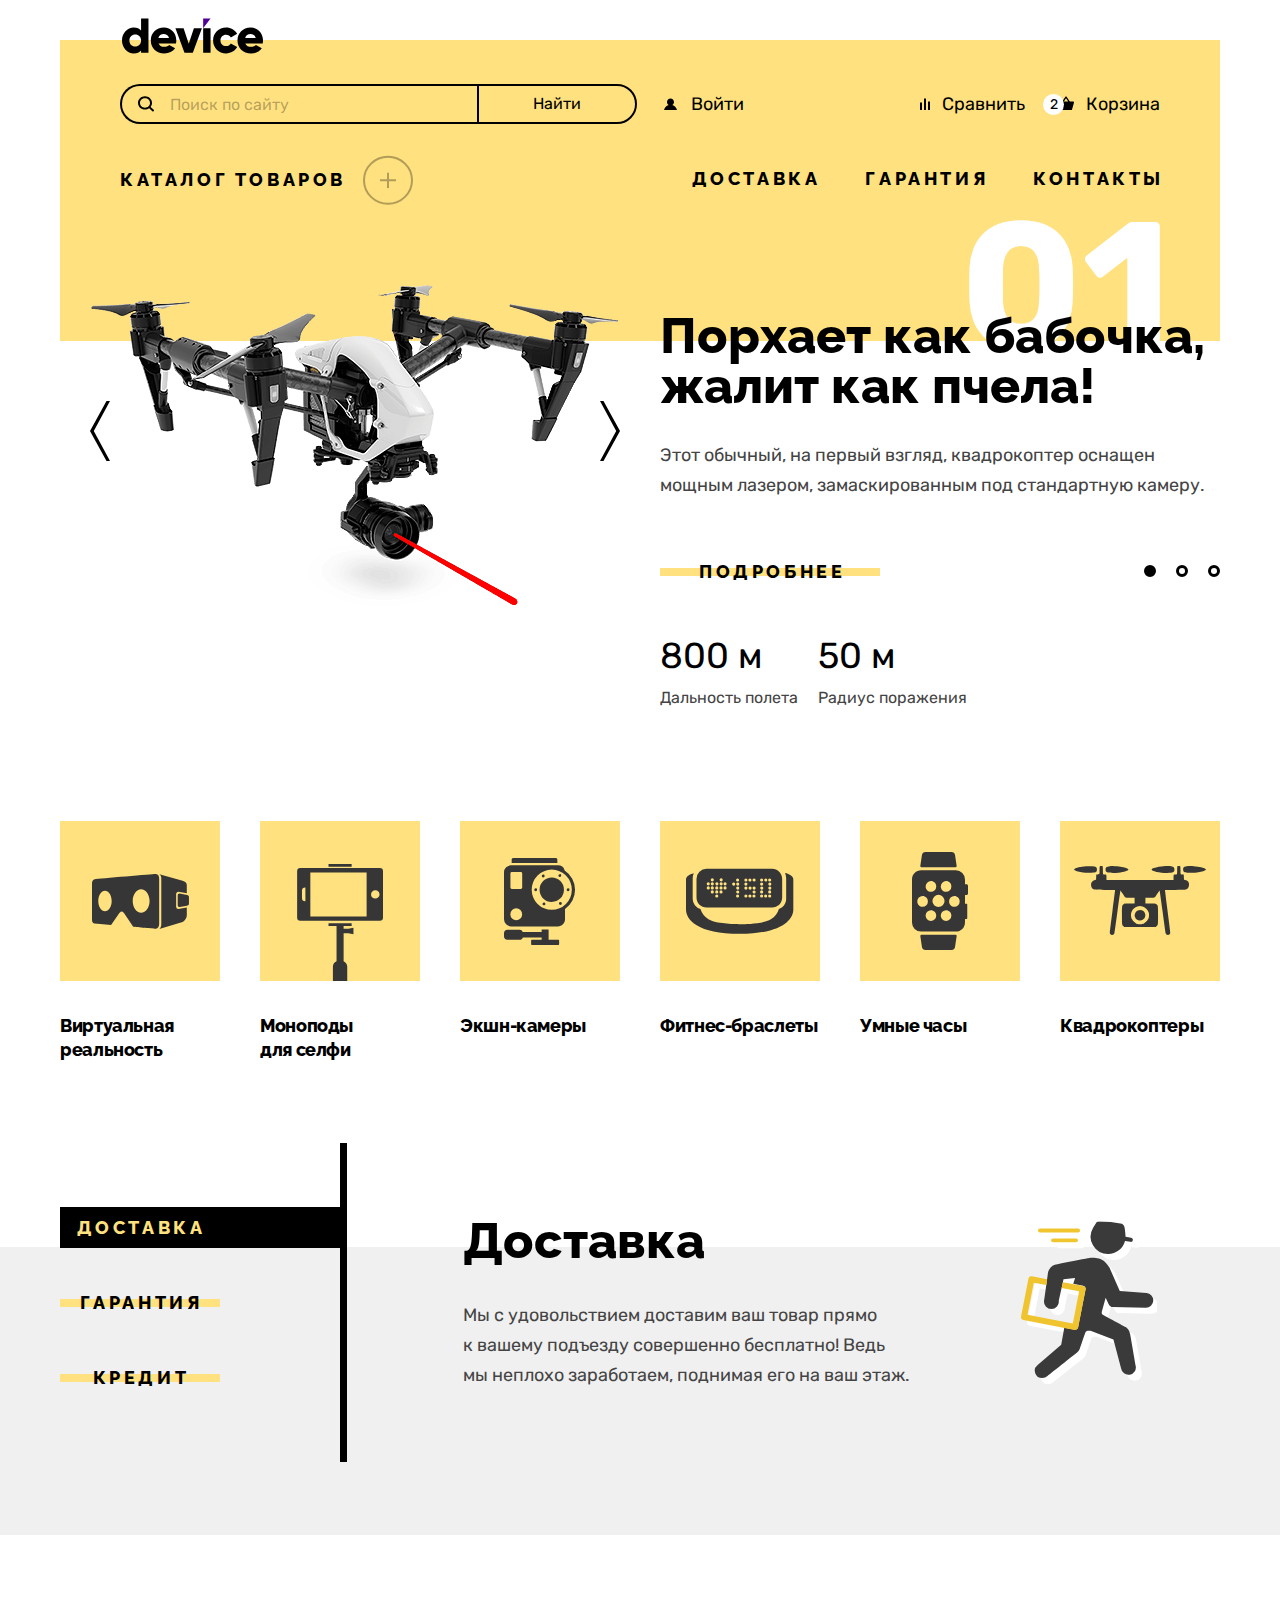
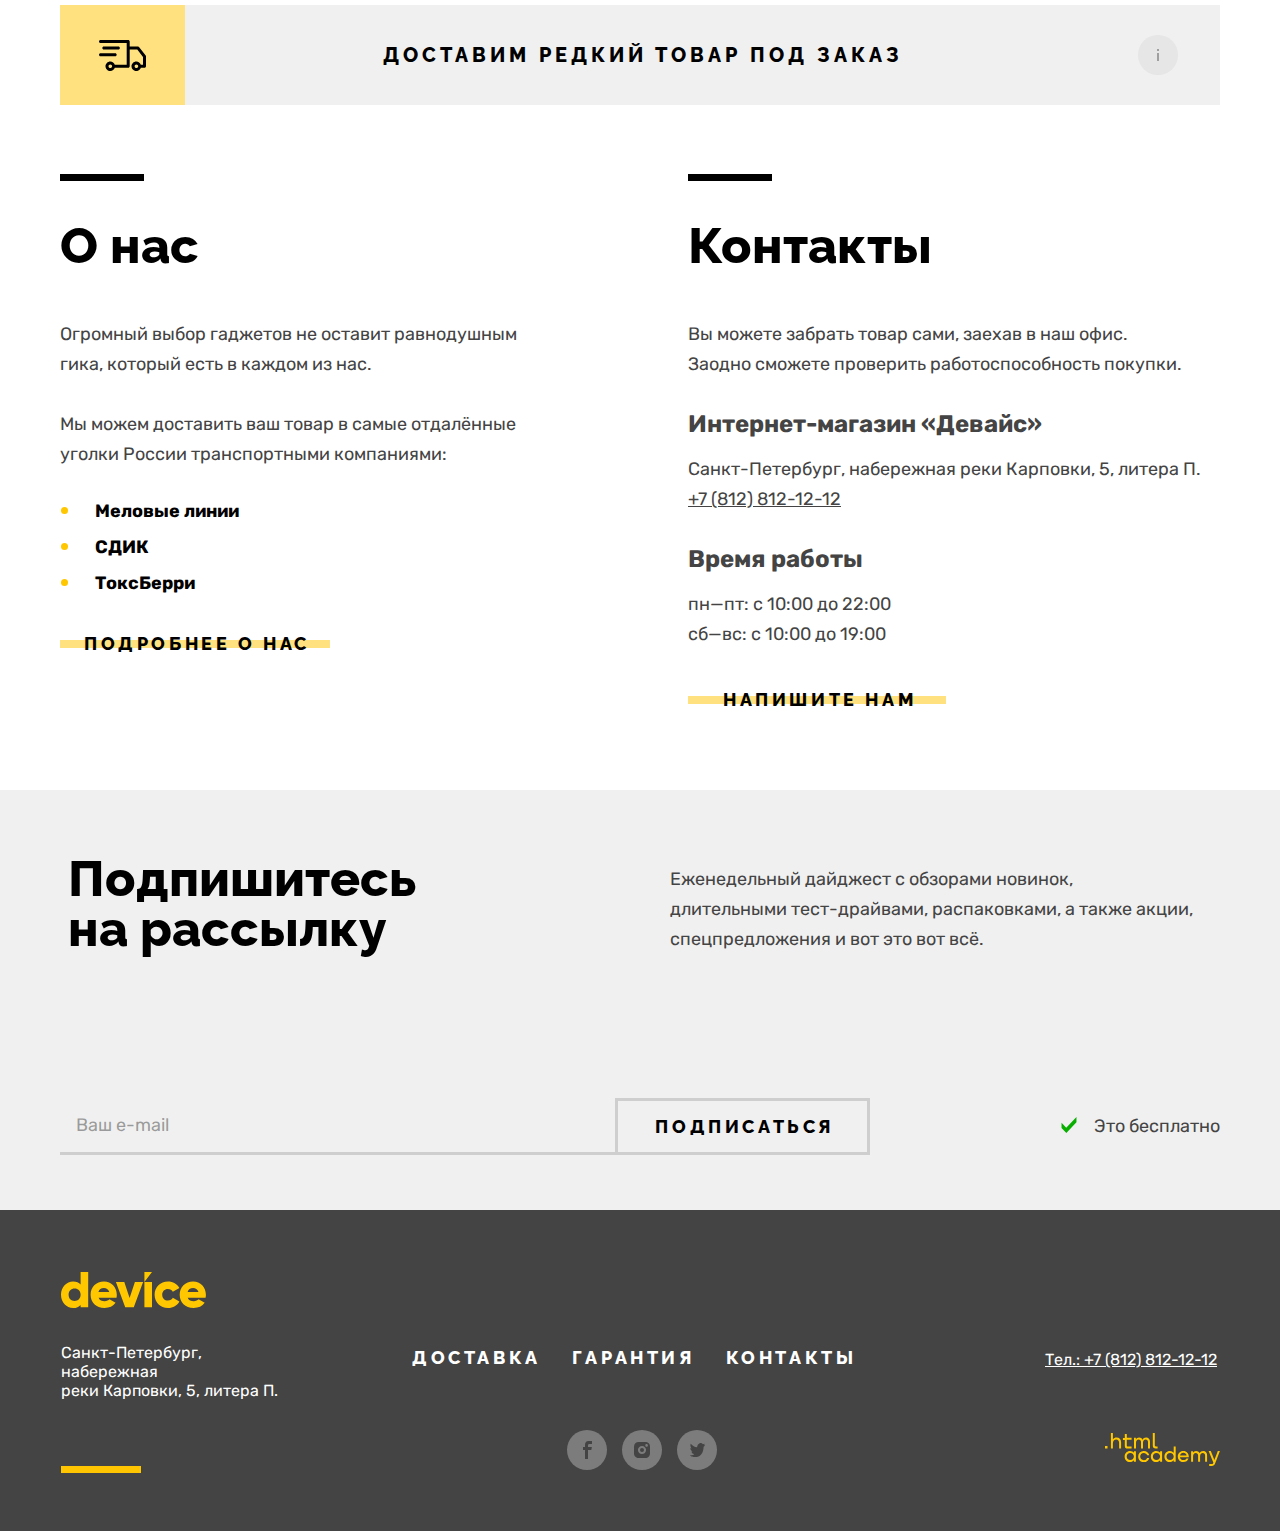
<file: master/index.html>
<!DOCTYPE html>
<html lang="ru">
  <head>
    <meta charset="utf-8">
    <title>Интернет-магазин «Device»</title>
    <link rel="icon" type="image/png" sizes="32x32" href="images/icons/favicon-32x32.png">
    <link rel="stylesheet" href="styles/styles.css">
    <base href="https://htmlacademy-htmlcss.github.io/1605029-device-33/master/">
</head>
  
  <body>
    <!---------------- Шапка сайта ----------------->
    <header class="page-header">
      <div class="page-header-container">
        <nav class="header-navigation">
          <a class="header-navigation-logo" href="index.html">
            <img class="page-header-logo" src="images/header-logo.svg" width="145" height="36" alt="Логотип интернет-магазина «Device».">
          </a>
          <!-- Навигация - верхняя часть -->
          <div class="header-navigation-top">
            <form class="header-search-form" action="https://echo.htmlacademy.ru/" method="post">
              <input class="search-field" placeholder="Поиск по сайту" type="search" name="search-field" id="search-field" required>
              <button class="search-button" type="submit">Найти</button>
            </form>
            <ul class="navigation-user">
              <li class="navigation-user-item navigation-user-item-login">
                <a class="navigation-user-link user-login-link" href="#">
                  <svg class="navigation-icon" aria-hidden="true" focusable="false" width="13" height="12" xmlns="http://www.w3.org/2000/svg">
                    <path d="M0 12.39h13c-.2-2.6-2.1-4.8-4.7-5.5 1-.6 1.7-1.7 1.7-3 0-1.9-1.6-3.5-3.5-3.5S3 1.99 3 3.89c0 1.3.7 2.4 1.7 3-2.6.7-4.5 2.9-4.7 5.5Z"/>
                  </svg>
                  Войти
                </a>
              </li>
              <li class="navigation-user-item">
                <a class="navigation-user-link user-compare-link" href="#">
                  <svg class="navigation-icon" aria-hidden="true" focusable="false" width="10" height="12" xmlns="http://www.w3.org/2000/svg">
                    <path d="M6 .39H4v12h2v-12ZM2 4.39H0v8h2v-8ZM10 3.39H8v9h2v-9Z"/>
                  </svg>
                  Сравнить
                </a>
              </li>
              <li class="navigation-user-item">
                <a class="navigation-user-link user-cart-link" href="#">
                  <svg class="navigation-icon navigation-icon-cart" aria-hidden="true" focusable="false" width="16" height="14"  xmlns="http://www.w3.org/2000/svg">
                    <path d="m15.3 5.39-3.5.2L8.6.69c-.1-.2-.4-.3-.6-.3-.2 0-.5.1-.6.3l-3.2 4.9H.7c-.4 0-.7.3-.7.7v.2l1.9 6.8c.2.7.7 1.1 1.4 1.1h9.4c.7 0 1.2-.4 1.4-1.1l1.9-6.9v-.2c0-.4-.3-.8-.7-.8ZM8 2.29l2.2 3.2H5.9L8 2.29Z"/>
                  </svg>
                  Корзина
                </a>
                <!-- Корзина. Поповер -->
                <div class="popover popover-cart">
                  <div class="popover-content">
                    <h2 class="visually-hidden">Корзина</h2>
                    <ul class="popover-cart-items">
                      <li class="popover-cart-item">
                        <a class="popover-cart-item-link" href="#">
                          <img class="cart-item-image" src="images/catalog/catalog-1-small.jpg" width="39" height="43" alt="">
                          <p class="cart-item-title">Любительская<br>селфи-палка</p>
                        </a>
                        <button type="button" class="popover-delete-button">
                          <span class="visually-hidden">Удалить из корзины.</span>
                        </button>
                      </li>
                      <li class="popover-cart-item">
                        <a class="popover-cart-item-link" href="#">
                          <img class="cart-item-image" src="images/catalog/catalog-2-small.jpg" width="39" height="43" alt="">
                          <p class="cart-item-title">Профессиональная<br>селфи-палка</p>
                        </a>
                        <button type="button" class="popover-delete-button">
                          <span class="visually-hidden">Удалить из корзины.</span>
                        </button>
                      </li>
                    </ul>

                    <ul class="cart-information-list">
                      <li class="cart-information-item">Товаров: 2</li>
                      <li class="cart-information-item">Сумма: 2000 ₽</li>
                    </ul>
                    <a class="popover-cart-link" href="#">Открыть корзину</a>
                  </div>
                </div>
              </li>
            </ul>
          </div>
          <!-- Навигация - нижняя часть -->
          <div class="header-navigation-bottom">
            <a class="catalog-link catalog-submenu-open-button" href="#">Каталог товаров</a>
            
            <ul class="navigation-info">
              <li class="navigation-info-item">
                <a class="navigation-info-link" href="#">Доставка</a>
              </li>
              <li class="navigation-info-item">
                <a class="navigation-info-link" href="#">Гарантия</a>
              </li>
              <li class="navigation-info-item">
                <a class="navigation-info-link" href="#">Контакты</a>
              </li>
            </ul>
          </div>
          <!-- Каталог - выпадающее меню -->
          <ul class="catalog-submenu hidden">
            <li class="catalog-submenu-column">
              <ul class="catalog-submenu-column-list">
                <li class="catalog-submenu-column-item">
                  <a class="catalog-submenu-link" href="#">Виртуальная реальность</a>
                </li>
                <li class="catalog-submenu-column-item">
                  <a class="catalog-submenu-link" href="catalog.html">Моноподы для селфи</a>
                </li>
                <li class="catalog-submenu-column-item">
                  <a class="catalog-submenu-link" href="#">Экшн-камеры</a>
                </li>
              </ul>
            </li>
            <li class="catalog-submenu-column">
              <ul class="catalog-submenu-column-list">
                <li class="catalog-submenu-column-item">
                  <a class="catalog-submenu-link" href="#">Фитнес-браслеты</a>
                </li>
                <li class="catalog-submenu-column-item">
                  <a class="catalog-submenu-link" href="#">Умные часы</a>
                </li>
              </ul>
            </li>
            <li class="catalog-submenu-column">
              <ul class="catalog-submenu-column-list">
                <li class="catalog-submenu-column-item">
                  <a class="catalog-submenu-link" href="#">Квадрокоптеры</a>
                </li>
              </ul>
            </li>
          </ul>
        </nav>
      </div>
    </header>
    <!---------------- /Шапка сайта ----------------->

    <!----------- Основное содержимое страницы ----------->
    <main class="main-index main-container">
      <h1 class="visually-hidden">Интернет-магазин &laquo;Device&raquo;.</h1>

      <!-----------    Промо-блок   ----------->
      <section class="promo">
        <h2 class="visually-hidden">Популярные товары.</h2>
        <!-- Слайдер -->
        <ul class="promo-slider">
          <li class="promo-slider-item">
            <div class="promo-image-block">
              <img class="promo-slider-image" src="images/promo/promo-1.png" width="560" height="560" alt="Квадрокоптер.">
            </div>
            <div class="promo-description">
              <h3 class="visually-hidden">Квадрокоптер с лазером.</h3>
              <p class="promo-description-text">
                <b class="promo-description-dedicated">Порхает как бабочка,<br>жалит как пчела!</b>
                <span class="promo-description-main">Этот обычный, на первый взгляд, квадрокоптер оснащен<br>
                  мощным лазером, замаскированным под стандартную камеру.</span>
              </p>
              <a class="promo-details-link styled-link" href="#">Подробнее</a>
              <ul class="promo-characteristics">
                <li class="promo-characteristics-item">
                  <b class="promo-characteristic-value">800 м</b>
                  <span class="promo-characteristic-name">Дальность полета</span>
                </li>
                <li class="promo-characteristics-item">
                  <b class="promo-characteristic-value">50 м</b>
                  <span class="promo-characteristic-name">Радиус поражения</span>
                </li>
              </ul>
            </div>
          </li>

          <li class="promo-slider-item hidden">
            <div class="promo-image-block">
              <img class="promo-slider-image" src="images/promo/promo-2.png" alt="Фитнес-браслет.">
            </div>
            <div class="promo-description">
              <h3 class="visually-hidden">Мотивирующие фитнес-браслеты.</h3>
              <p class="promo-description-text">
                <b class="promo-description-dedicated">Худеем<br>правильно!</b>
                <span class="promo-description-main">Мотивирующие фитнес-браслеты помогут найти в себе силы<br>
                  не пропускать занятия и соблюдать диету.</span>
              </p>
              <a class="promo-details-link styled-link" href="#">Подробнее</a>
              <ul class="promo-characteristics">
                <li class="promo-characteristics-item">
                  <b class="promo-characteristic-value">48 часов</b>
                  <span class="promo-characteristic-name">Без подзарядки</span>
                </li>
              </ul>
            </div>
          </li>

          <li class="promo-slider-item hidden">
            <div class="promo-image-block">
              <img class="promo-slider-image" src="images/promo/promo-3.png" alt="Селфи-палка.">
            </div>
            <div class="promo-description">
              <h3 class="visually-hidden" >Самая длинная селфи-палка.</h3>
              <p class="promo-description-text">
                <b class="promo-description-dedicated">Делай селфи,<br>как Бен Стиллер!</b>
                <span class="promo-description-main">Самая длинная палка для селфи доступна в нашем магазине.<br>
                  Восемь (Восемь, Карл!) метров длиной и весом всего 5 кг.</span>
              </p>
              <a class="promo-details-link styled-link" href="#">Подробнее</a>
              <ul class="promo-characteristics">
                <li class="promo-characteristics-item">
                  <b class="promo-characteristic-value">8,5 м</b>
                  <span class="promo-characteristic-name">Длина палки</span>
                </li>
                <li class="promo-characteristics-item">
                  <b class="promo-characteristic-value">5 кг</b>
                  <span class="promo-characteristic-name">Вес палки</span>
                </li>
                <li class="promo-characteristics-item">
                  <b class="promo-characteristic-value">Карбон</b>
                  <span class="promo-characteristic-name">Материал</span>
                </li>
              </ul>
            </div>
          </li>
        </ul>

        <!-- Стрелки для слайдера -->
        <div class="promo-slider-controls">
          <button class="promo-slider-button slider-prev" type="button">
            <span class="visually-hidden">Предыдущий товар.</span>
          </button>
          <button class="promo-slider-button slider-next" type="button">
            <span class="visually-hidden">Следующий товар.</span>
          </button>
        </div> 

        <!-- Пагинация -->
        <ol class="promo-slider-pagination">
          <li class="promo-slider-pagination-item">
            <button class="promo-slider-pagination-button slider-pagination-button-current" type="button">
              <span class="visually-hidden">1 товар.</span>
            </button>
          </li>
          <li class="promo-slider-pagination-item">
            <button class="promo-slider-pagination-button" type="button">
              <span class="visually-hidden">2 товар.</span>
            </button>
          </li>
          <li class="promo-slider-pagination-item">
            <button class="promo-slider-pagination-button" type="button">
              <span class="visually-hidden">3 товар.</span>
            </button>
          </li>
        </ol>
      </section>
      <!-----------    /Промо-блок   ----------->

      <!-----------    Категории товаров   ----------->
      <section class="products-categories">
        <h2 class="visually-hidden">Категории товаров.</h2>
        <ul class="products-categories-list">
          <li class="products-categories-item">
            <a class="products-categories-link virtual-reality-link" href="#">
              Виртуальная<br>реальность
            </a>
          </li>
          <li class="products-categories-item">
            <a class="products-categories-link monopods-link" href="#">
              Моноподы<br>для селфи
            </a>
          </li>
          <li class="products-categories-item">
            <a class="products-categories-link action-cameras-link" href="#">
              Экшн-камеры
            </a>
          </li>
          <li class="products-categories-item">
            <a class="products-categories-link fitness-bracelets-link" href="#">
              Фитнес-браслеты
            </a>
          </li>
          <li class="products-categories-item">
            <a class="products-categories-link smart-watch-link" href="#">
              Умные часы
            </a>
          </li>
          <li class="products-categories-item">
            <a class="products-categories-link quadrocopters-link" href="#">
              Квадрокоптеры
            </a>
          </li>
        </ul>
      </section>
      <!-----------    /Категории товаров   ----------->

      <!-----------    Сервисы   ----------->
      <section class="services">
        <h2 class="visually-hidden">Сервисы.</h2>
        <div class="services-container">
          <!-- Меню -->
          <ul class="services-navigation-list">
            <li class="services-navigation-item">
              <a class="services-navigation-link services-navigation-link-current styled-link" href="#">Доставка</a>
            </li>
            <li class="services-navigation-item">
              <a class="services-navigation-link styled-link" href="#">Гарантия</a>
            </li>
            <li class="services-navigation-item">
              <a class="services-navigation-link styled-link" href="#">Кредит</a>
            </li>
          </ul>

          <!-- Список сервисов -->
          <ul class="services-list">
            <li class="services-item services-delivery">
              <h3 class="services-title">Доставка</h3>
              <p class="services-description">Мы с удовольствием доставим ваш товар прямо<br>
                к вашему подъезду совершенно бесплатно! Ведь<br>
                мы неплохо заработаем, поднимая его на ваш этаж.</p>
            </li>
            <li class="services-item services-warranty hidden">
              <h3 class="services-title">Гарантия</h3>
              <p class="services-description">Если из-за возгорания купленного у нас товара у вас<br>
                сгорит дом — не переживайте, мы выдадим вам новый.<br>
                Товар, не дом, конечно же.</p>
            </li>
            <li class="services-item services-credit hidden">
              <h3 class="services-title">Кредит</h3>
              <p class="services-description">Залезть в долговую яму стало проще! Кредитные<br>
                консультанты подберут для вас наиболее выгодные<br>
                условия кредита. Выгодные для банка, разумеется.</p>
            </li>
          </ul>
        </div>
      </section>
      <!-----------    /Сервисы   ----------->

      <!-----------    Предложение по доставке   ----------->
      <div class="delivery-offer-container">
        <a class="delivery-offer" href="#">
          <span class="delivery-offer-left-icon"></span>
          <strong class="delivery-offer-text">Доставим редкий товар под заказ</strong>
          <span class="delivery-offer-right-icon"></span>
        </a>
      </div>
      

      <!-----------    О нас и Контакты   ----------->
      <div class="about-us-and-contacts">
        <!-- О нас -->
        <section class="about-us">
          <h2 class="about-us-title">О нас</h2>
          <p>Огромный выбор гаджетов не оставит равнодушным<br>гика, который есть в каждом из нас.</p>
          <p>Мы можем доставить ваш товар в самые отдалённые<br>уголки России транспортными компаниями:</p>
          <ul class="about-us-companies">
            <li class="about-us-companies-item">
              Меловые линии
            </li>
            <li class="about-us-companies-item">
              СДИК
            </li>
            <li class="about-us-companies-item">
              ТоксБерри
            </li>
          </ul>
          <a class="about-us-link styled-link" href="#">Подробнее о нас</a>
        </section>

        <!-- Контакты -->
        <section class="contacts">
          <h2 class="contacts-title">Контакты</h2>
          <p>Вы можете забрать товар сами, заехав в наш офис.<br>Заодно сможете проверить работоспособность покупки. </p>
          <h3 class="contacts-subtitle">Интернет-магазин &laquo;Девайс&raquo;</h3>
          <address class="contacts-address">
            <p class="contacts-address-text">Санкт-Петербург, набережная реки Карповки, 5, литера П.</p>
            <a class="contacts-phone" href="tel:+78128121212">+7 (812) 812-12-12</a>
          </address>
          <h3 class="contacts-subtitle">Время работы</h3>
          <ul class="contacts-schedule">
            <li class="contacts-schedule-item">
              пн—пт: с 10:00 до 22:00
            </li>
            <li class="contacts-schedule-item">
              сб—вс: с 10:00 до 19:00
            </li>
          </ul>
          <a class="contacts-link styled-link" href="#">Напишите нам</a>
        </section>
      </div>
      <!-----------    /О нас и Контакты   ----------->

      <!-----------    Рассылка   ----------->
      <section class="newsletter">
        <div class="newslatter-container">
          <h2 class="newsletter-title">Подпишитесь<br>на рассылку</h2>
          <p class="newsletter-description">Еженедельный дайджест с обзорами новинок,<br>
            длительными тест-драйвами, распаковками, а также акции,<br>
            спецпредложения и вот это вот всё.</p>
          <form class="newsletter-form" action="https://echo.htmlacademy.ru/" method="post">
            <label for="newsletter-email" class="visually-hidden">Email</label>
            <input class="newsletter-email" placeholder="Ваш e-mail" type="email" name="newsletter-email" id="newsletter-email" required>
            <button class="newsletter-button" type="submit" >Подписаться</button>
          </form>
          <p class="newsletter-free-text">Это бесплатно</p>
        </div>
      </section>
      <!-----------    /Рассылка   ----------->
    </main>
    <!----------- /Основное содержимое страницы ----------->

    <!------------------- Подвал сайта ------------------>
    <footer class="page-footer">
      <div class="page-footer-container">
        <!-- Адрес -->
        <section class="footer-address">
          <h2 class="visually-hidden">Наш адрес.</h2>
          <a class="footer-logo-link" href="#">
            <img class="footer-address-logo" src="images/footer-logo.svg" width="145" height="36" alt="Логотип интернет-магазина «Device».">
          </a>
          <address class="footer-address-text">
            Санкт-Петербург, набережная<br>реки Карповки, 5, литера П.
          </address>
        </section>

        <!-- Навигация и Соц. сети -->
        <section class="footer-navigation-and-social">
          <ul class="footer-navigation">
            <li class="footer-navigation-item">
              <a class="footer-navigation-link" href="delivery.html">Доставка</a>
            </li>
            <li class="footer-navigation-item">
              <a class="footer-navigation-link" href="warranty.html">Гарантия</a>
            </li>
            <li class="footer-navigation-item">
              <a class="footer-navigation-link" href="contacts.html">Контакты</a>
            </li>
          </ul>
          <h2 class="visually-hidden">Мы в соцсетях.</h2>
          <ul class="footer-social-list">
            <li class="footer-social-item">
              <a class="footer-social-link" href="https://www.facebook.com/htmlacademy">
                <span class="visually-hidden">Фейсбук.</span>
                <svg class="footer-social-icon footer-social-fb-icon" aria-hidden="true" focusable="false" width="9" height="18" xmlns="http://www.w3.org/2000/svg">
                  <path d="M6.5 3H9V0H5.6C2.8 0 2 1.7 2 4.2V6H0v3h2v9h3V9h3.3l.6-3H5V4.5C5 3.7 5.3 3 6.5 3Z"/>
                </svg>
              </a>
            </li>
            <li class="footer-social-item">
              <a class="footer-social-link" href="https://www.instagram.com/htmlacademy">
                <span class="visually-hidden">Инстаграм.</span>
                <svg class="footer-social-icon footer-social-icon-instagram" aria-hidden="true" focusable="false" width="16" height="16" xmlns="http://www.w3.org/2000/svg">
                  <path d="M8 10a2 2 0 1 0 0-4 2 2 0 0 0 0 4Z"/>
                  <path d="M14.7 1.3c-.9-.9-2-1.3-3.4-1.3H4.7C1.9 0 0 1.9 0 4.7v6.6c0 1.4.4 2.6 1.4 3.4.9.9 2 1.3 3.3 1.3h6.6c1.4 0 2.6-.4 3.4-1.3.8-.9 1.3-2 1.3-3.4V4.7c0-1.4-.4-2.6-1.3-3.4ZM8 12.1c-2.2 0-4.1-1.8-4.1-4.1S5.8 3.9 8 3.9c2.2 0 4.1 1.8 4.1 4.1s-1.9 4.1-4.1 4.1Zm4.6-7.4c-.7 0-1.3-.5-1.3-1.3s.5-1.3 1.3-1.3c.7 0 1.3.6 1.3 1.3 0 .7-.6 1.3-1.3 1.3Z"/>
                </svg>
              </a>
            </li>
            <li class="footer-social-item">
              <a class="footer-social-link" href="https://www.twitter.com/htmlacademy_ru">
                <span class="visually-hidden">Твиттер.</span>
                <svg class="footer-social-icon footer-social-icon-tw" aria-hidden="true" focusable="false" width="15" height="15" xmlns="http://www.w3.org/2000/svg">
                  <path d="M9.7.16c1.5-.5 2.6.3 3.2 1.1.5-.2 1.1-.4 1.7-.6 0 .8-.5 1.4-.8 1.6.7.2 1.2-.4 1.2-.4-.1.9-.9 1.7-1.4 1.9-.2 6.3-2.8 10.4-8.9 10.3h-.4c-.3 0-3.7-.4-4.3-1.8 2 .2 3.4-.4 4.1-1.1-.8-.3-2.4-.4-2.6-2.8.3.2.5.3 1.1.2-1.1-.8-2.3-1.5-2.2-3.5.3.3.9.5 1.2.4C1 5.26-.2 2.36.8.86c1.6 1.7 3.3 3.4 6.3 3.5.2-2.1 1-3.5 2.6-4.2Z"/>
                </svg>
              </a>
            </li>
          </ul>
        </section>

        <!-- Телефон и лого HTML-Academy-->
        <section class="footer-phone">
          <h2 class="visually-hidden">Наш телефон.</h2>
          <a class="footer-phone-link" href="tel:+78128121212">Тел.: +7 (812) 812-12-12</a>
          <a class="htmlacademy-link" href="https://htmlacademy.ru/">
            <span class="visually-hidden">Сделано в .html academy.</span>
            <svg class="htmlacademy-logo" aria-hidden="true" focusable="false" width="115" height="33" xmlns="http://www.w3.org/2000/svg">
              <path d="M0 12.9v2.6h2.5v-2.6H0ZM11.6 4.5c-1.6 0-2.8.7-3.6 1.7h-.1V0h-2v15.5h2v-5.3c0-2.1 1.3-3.6 3.3-3.6 1.8 0 2.9 1.4 2.9 3.2v5.7h2V9.4c.1-3-1.8-4.9-4.5-4.9ZM26.6 4.8h-4.8V1.1h-2v3.8h-1.9v2h1.9v6c0 1.7 1 2.7 2.7 2.7h4.1v-2h-3.7c-.7 0-1.1-.4-1.1-1.1V6.8h4.8v-2ZM41.1 4.6c-1.6 0-2.9.8-3.5 2.1h-.1c-.6-1.2-1.8-2.1-3.4-2.1-1.4 0-2.5.8-3.1 1.8h-.1V4.8H29v10.6h2V10c0-2 1-3.5 2.6-3.5 1.5 0 2.4 1 2.4 2.6v6.3h2V9.8c0-2.4 1.4-3.3 2.6-3.3 1.5 0 2.4 1 2.4 2.6v6.3h2V8.9c.1-2.5-1.4-4.3-3.9-4.3ZM47.8 12.7c0 1.7 1 2.7 2.8 2.7h2v-2h-1.7c-.7 0-1.1-.4-1.1-1.1V0h-2v12.7ZM28.9 19.7c-.9-1.1-2.2-1.8-3.9-1.8-3.1 0-5.4 2.3-5.4 5.6s2.3 5.6 5.4 5.6c1.8 0 3-.8 3.8-1.9h.1v1.6h2V18.2h-2v1.5Zm-3.6 7.4c-2.2 0-3.6-1.6-3.6-3.6s1.4-3.6 3.6-3.6 3.6 1.6 3.6 3.6c0 1.9-1.4 3.6-3.6 3.6ZM44.2 22c-.5-2.4-2.6-4.1-5.4-4.1a5.4 5.4 0 0 0-5.6 5.6c0 3.1 2.2 5.6 5.6 5.6 2.8 0 4.9-1.8 5.4-4.2h-2.1a3.4 3.4 0 0 1-3.3 2.3c-2.2 0-3.6-1.6-3.6-3.6s1.4-3.6 3.6-3.6c1.6 0 2.8 1 3.3 2.2h2.1V22ZM55.1 19.7c-.9-1.1-2.2-1.8-3.9-1.8-3.1 0-5.4 2.3-5.4 5.6s2.3 5.6 5.4 5.6c1.8 0 3-.8 3.8-1.9h.1v1.6h2V18.2h-2v1.5Zm-3.6 7.4c-2.2 0-3.6-1.6-3.6-3.6s1.4-3.6 3.6-3.6 3.6 1.6 3.6 3.6c0 1.9-1.5 3.6-3.6 3.6ZM68.7 19.8c-.9-1.1-2.2-1.9-3.9-1.9-3.1 0-5.4 2.3-5.4 5.6s2.2 5.6 5.4 5.6c1.7 0 3-.8 3.8-1.8h.1v1.5h2V13.4h-2v6.4Zm-3.6 7.3c-2.2 0-3.6-1.6-3.6-3.6s1.4-3.6 3.6-3.6 3.6 1.6 3.6 3.6c-.1 2-1.5 3.6-3.6 3.6ZM78.3 17.9c-3.3 0-5.5 2.5-5.5 5.6 0 3 2.1 5.6 5.5 5.6 2.5 0 4.5-1.3 5.2-3.6h-2.1c-.5 1-1.6 1.6-3 1.6-1.9 0-3.3-1.3-3.4-2.9h8.8c.2-3.6-2-6.3-5.5-6.3Zm0 1.9c1.7 0 3 1 3.3 2.6h-6.5c.3-1.5 1.5-2.6 3.2-2.6ZM98.2 17.9c-1.6 0-2.9.8-3.6 2h-.1c-.6-1.2-1.8-2-3.4-2-1.4 0-2.5.7-3.1 1.8v-1.5h-1.9v10.6h2v-5.4c0-2 1-3.4 2.6-3.5 1.5 0 2.4 1 2.4 2.6v6.3h2v-5.6c0-2.4 1.4-3.3 2.6-3.3 1.5 0 2.4 1 2.4 2.6v6.3h2v-6.5c.1-2.6-1.4-4.4-3.9-4.4ZM109.4 27l-3.6-8.9h-2.2l4.8 11.6c-.3.9-.7 1.2-1.7 1.2h-2.5v2h2.5c1.8 0 2.8-.8 3.5-2.6l4.7-12.2h-2.1l-3.4 8.9Z"/>
            </svg>
          </a>
        </section>
      </div>
    </footer>
    <!------------------- /Подвал сайта ------------------>

    <!-- Модальное окно-->
    <div class="modal-container modal-container-close">
      <div class="modal modal-delivery">
        <button class="modal-close-button" type="button">
          <span class="visually-hidden">Закрыть.</span>
        </button>
        <section class="modal-content">
          <form class="order-form" action="https://echo.htmlacademy.ru/" method="post">
            <h2 class="modal-title">Доставка под заказ</h2>
            <p class="field-group order-form-name-group">
              <label class="order-form-label" for="order-name">Ваше имя:</label>
              <input class="order-form-field order-name-field" type="text" id="order-name" name="order-name" placeholder="Введите имя" required>
              <span class="order-name-waring">Добавьте имя</span>
            </p>
            <p class="field-group order-form-email-group">
              <label class="order-form-label" for="order-email">Ваш email:</label>
              <input class="order-form-field order-email-field" type="email" id="order-email" name="order-email" placeholder="Введите почту" required>
              <span class="order-email-waring">Забавный у вас адрес</span>
            </p>
            <div class="order-subject-wrapper">
              <p class="field-group order-form-subject-group">
                <label class="order-form-label">Что нужно привезти:</label>
                <input class="order-form-field order-subject-field" type="text" id="order-subject" name="order-subject" placeholder="В свободной форме" required>
              </p>
              <p class="field-group order-form-count-group">
                <span class="order-count-label">
                  <label class="order-form-label order-count-label" for="order-count">Количество:</label>
                  <span class="tooltip">
                    <button class="tooltip-toggle" type="button" aria-labelledby="tooltip-label"></button>
                    <span class="tooltip-text" role="tooltip" id="tooltip-label">
                      Постараемся найти,<br>
                      сколько нужно.<br>
                      Привезём сколько<br>
                      получится по<br>
                      требованиям<br>
                      к провозу багажа.
                    </span>
                  </span>
                </span>
                <button class="order-count-decrease-button" type="button"></button>
                <input class="order-form-field order-count-field" type="number" id="order-count" name="order-count" value="1" required>
                <button class="order-count-increase-button" type="button"></button>
              </p>
            </div>
            <button class="styled-link order-form-button" type="submit">Отправить</button>
          </form>
        </section>
      </div>
    </div>
  </body>
</html>
</file>
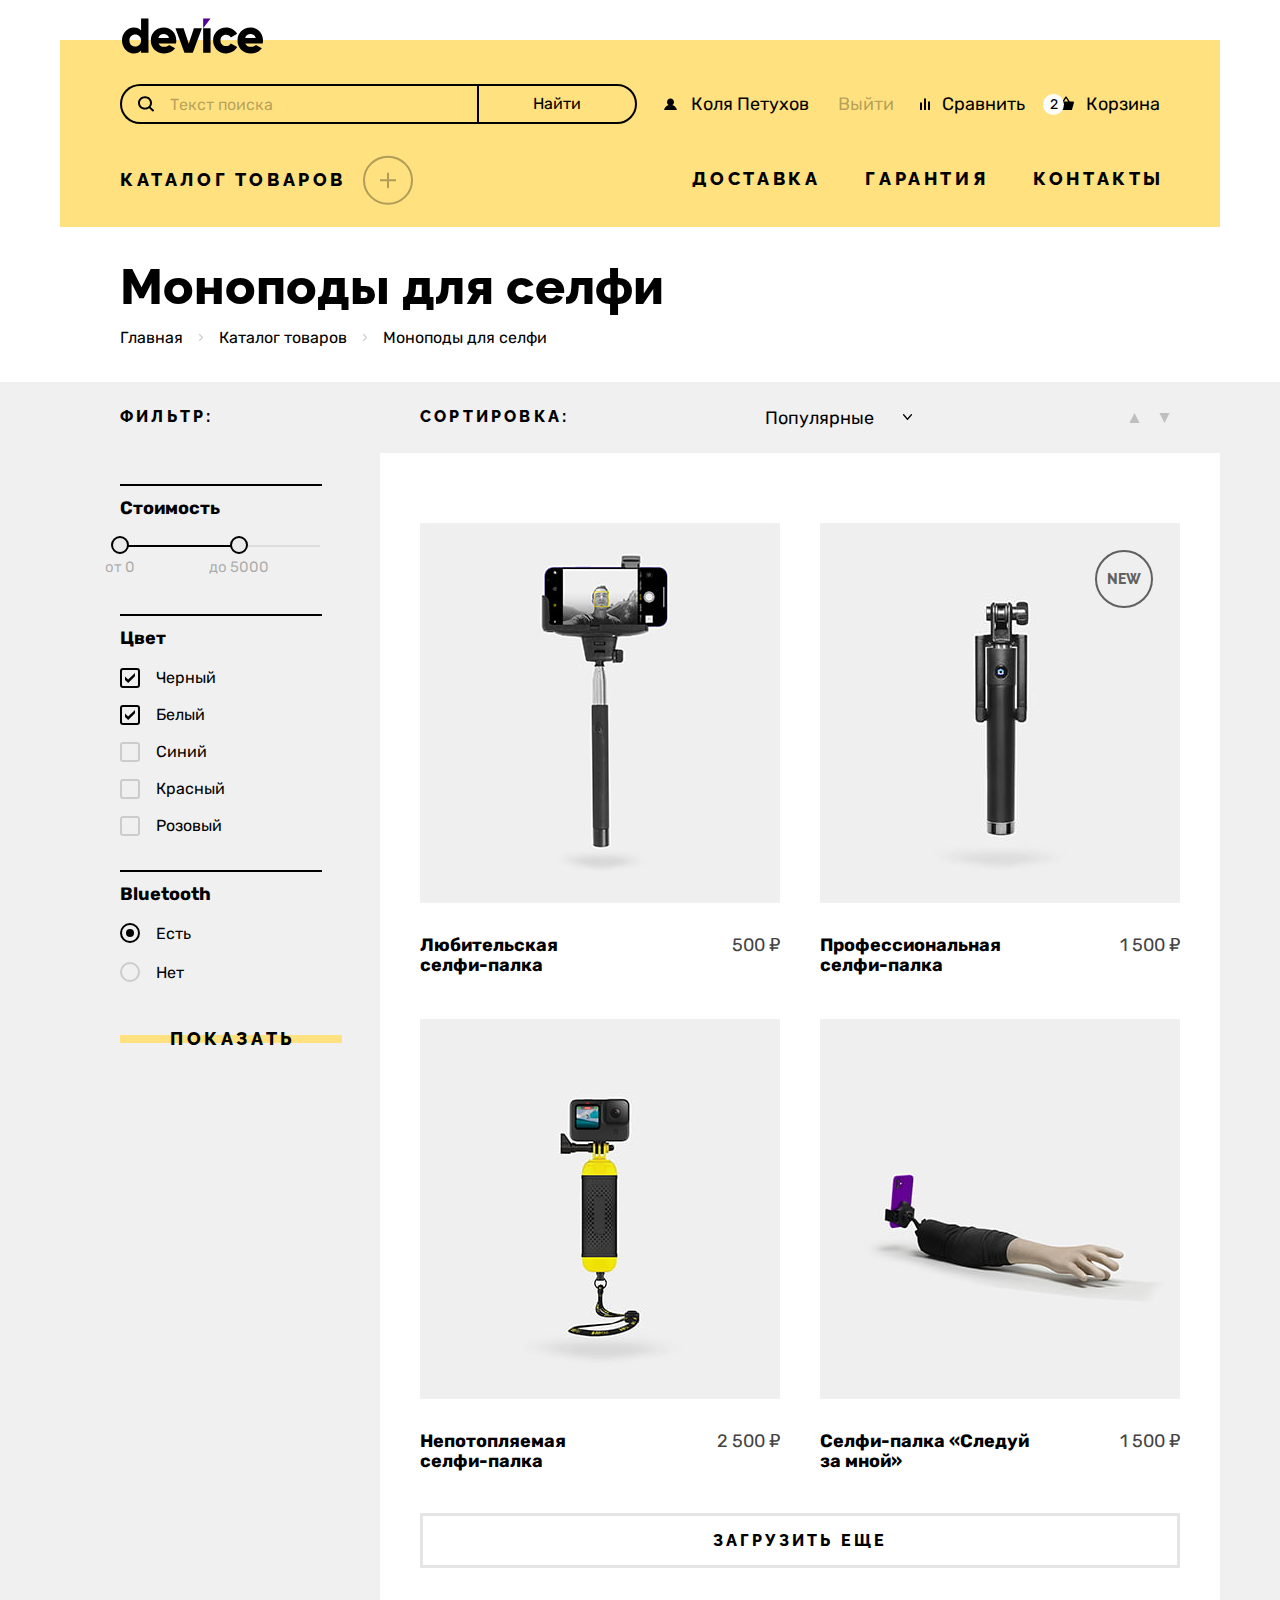
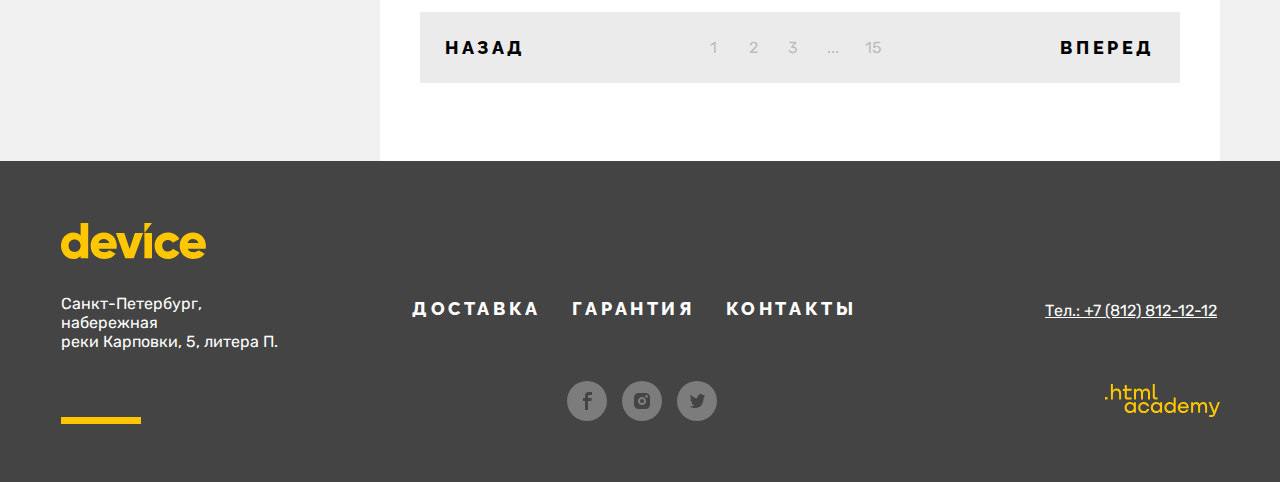
<file: catalog.html>
<!DOCTYPE html>
<html lang="ru">
  <head>
    <meta charset="utf-8">
    <title>Моноподы для селфи</title>
    <link rel="icon" type="image/png" sizes="32x32" href="images/icons/favicon-32x32.png">
    <link rel="stylesheet" href="styles/styles.css">
  </head>

  <body>
    <!---------------- Шапка сайта ----------------->
    <header class="page-header">
      <div class="page-header-container">
        <nav class="header-navigation">
          <a class="header-navigation-logo" href="index.html">
            <img class="page-header-logo" src="images/header-logo.svg" width="145" height="36" alt="Логотип интернет-магазина «Device».">
          </a>
          <!-- Навигация - верхняя часть -->
          <div class="header-navigation-top">
            <form class="header-search-form" action="https://echo.htmlacademy.ru/" method="post">
              <input class="search-field" placeholder="Текст поиска" type="search" name="search-field" id="search-field" required>
              <button class="search-button" type="submit">Найти</button>
            </form>
            <ul class="navigation-user">
              <li class="navigation-user-item navigation-user-item-login">
                <a class="navigation-user-link user-link" href="#">
                  <svg class="navigation-icon" aria-hidden="true" focusable="false" width="13" height="12" xmlns="http://www.w3.org/2000/svg">
                    <path d="M0 12.39h13c-.2-2.6-2.1-4.8-4.7-5.5 1-.6 1.7-1.7 1.7-3 0-1.9-1.6-3.5-3.5-3.5S3 1.99 3 3.89c0 1.3.7 2.4 1.7 3-2.6.7-4.5 2.9-4.7 5.5Z"/>
                  </svg>
                  Коля Петухов
                </a>
                <a class="navigation-user-link exit-button" href="#">Выйти</a>
              </li>
              <li class="navigation-user-item">
                <a class="navigation-user-link user-compare-link" href="#">
                  <svg class="navigation-icon" aria-hidden="true" focusable="false" width="10" height="12" xmlns="http://www.w3.org/2000/svg">
                    <path d="M6 .39H4v12h2v-12ZM2 4.39H0v8h2v-8ZM10 3.39H8v9h2v-9Z"/>
                  </svg>
                  Сравнить
                </a>
              </li>
              <li class="navigation-user-item">
                <a class="navigation-user-link user-cart-link" href="#">
                  <svg class="navigation-icon navigation-icon-cart" aria-hidden="true" focusable="false" width="16" height="14"  xmlns="http://www.w3.org/2000/svg">
                    <path d="m15.3 5.39-3.5.2L8.6.69c-.1-.2-.4-.3-.6-.3-.2 0-.5.1-.6.3l-3.2 4.9H.7c-.4 0-.7.3-.7.7v.2l1.9 6.8c.2.7.7 1.1 1.4 1.1h9.4c.7 0 1.2-.4 1.4-1.1l1.9-6.9v-.2c0-.4-.3-.8-.7-.8ZM8 2.29l2.2 3.2H5.9L8 2.29Z"/>
                  </svg>
                  Корзина
                </a>
                <!-- Корзина. Поповер -->
                <div class="popover popover-cart">
                  <div class="popover-content">
                    <h2 class="visually-hidden">Корзина</h2>
                    <ul class="popover-cart-items">
                      <li class="popover-cart-item">
                        <a class="popover-cart-item-link" href="#">
                          <img class="cart-item-image" src="images/catalog/catalog-1-small.jpg" width="39" height="43" alt="">
                          <p class="cart-item-title">Любительская<br>селфи-палка</p>
                        </a>
                        <button type="button" class="popover-delete-button">
                          <span class="visually-hidden">Удалить из корзины.</span>
                        </button>
                      </li>
                      <li class="popover-cart-item">
                        <a class="popover-cart-item-link" href="#">
                          <img class="cart-item-image" src="images/catalog/catalog-2-small.jpg" width="39" height="43" alt="">
                          <p class="cart-item-title">Профессиональная<br>селфи-палка</p>
                        </a>
                        <button type="button" class="popover-delete-button">
                          <span class="visually-hidden">Удалить из корзины.</span>
                        </button>
                      </li>
                    </ul>
  
                    <ul class="cart-information-list">
                      <li class="cart-information-item">Товаров: 2</li>
                      <li class="cart-information-item">Сумма: 2000 ₽</li>
                    </ul>
                    <a class="popover-cart-link" href="#">Открыть корзину</a>
                  </div>
                </div>
              </li>
            </ul>
          </div>
          <!-- Навигация - нижняя часть -->
          <div class="header-navigation-bottom">
            <a class="catalog-link catalog-submenu-open-button" href="catalog.html">Каталог товаров</a>
            <ul class="navigation-info">
              <li class="navigation-info-item">
                <a class="navigation-info-link" href="#">Доставка</a>
              </li>
              <li class="navigation-info-item">
                <a class="navigation-info-link" href="#">Гарантия</a>
              </li>
              <li class="navigation-info-item">
                <a class="navigation-info-link" href="#">Контакты</a>
              </li>
            </ul>
          </div>
          <!-- Каталог - выпадающее меню -->
          <ul class="catalog-submenu hidden">
            <li class="catalog-submenu-column">
              <ul class="catalog-submenu-column-list">
                <li class="catalog-submenu-column-item">
                  <a href="#" class="catalog-submenu-link">Виртуальная реальность</a>
                </li>
                <li class="catalog-submenu-column-item">
                  <a href="catalog.html" class="catalog-submenu-link catalog-submenu-link-current">Моноподы для селфи</a>
                </li>
                <li class="catalog-submenu-column-item">
                  <a href="#" class="catalog-submenu-link">Экшн-камеры</a>
                </li>
              </ul>
            </li>
            <li class="catalog-submenu-column">
              <ul class="catalog-submenu-column-list">
                <li class="catalog-submenu-column-item">
                  <a href="#" class="catalog-submenu-link">Фитнес-браслеты</a>
                </li>
                <li class="catalog-submenu-column-item">
                  <a href="#" class="catalog-submenu-link">Умные часы</a>
                </li>
              </ul>
            </li>
            <li class="catalog-submenu-column">
              <ul class="catalog-submenu-column-list">
                <li class="catalog-submenu-column-item">
                  <a href="#" class="catalog-submenu-link">Квадрокоптеры</a>
                </li>
              </ul>
            </li>
          </ul>
        </nav>
      </div>
    </header>
    <!---------------- /Шапка сайта ----------------->

    <!----------- Основное содержимое страницы ----------->
    <main class="main-inner main-container">
      <header class="inner-header">
        <h1 class="inner-header-title">
          Моноподы для селфи
        </h1>
        <ol class="breadcrumbs">
          <li class="breadcrumbs-item">
            <a class="breadcrumbs-link" href="index.html">Главная</a>
          </li>
          <li class="breadcrumbs-item">
            <a class="breadcrumbs-link" href="catalog.html">Каталог товаров</a>
          </li>
          <li class="breadcrumbs-item">
            <a class="breadcrumbs-link">Моноподы для селфи</a>
          </li>
        </ol>
      </header>

      <section class="catalog-products">
        <h2 class="visually-hidden">Список моноподов с фильтрами.</h2>
        <!---------------- Фильтры ----------------->
        <div class="filters-container">
          <h3 class="catalog-products-subtitle">Фильтр:</h3>
          <form class="catalog-filters" action="https://echo.htmlacademy.ru/" method="get">
            <!---------------- Стоимость. Range-slider ----------------->
            <fieldset class="catalog-filters-group">
              <legend class="catalog-filters-title range-title">Стоимость</legend>
              <div class="range">
                <div class="range-scale">
                  <div class="range-bar" style="left: 0; width: 119px;">
                    <button class="range-toggle toggle-min" type="button">
                      <span class="visually-hidden">Изменить минимальную стоимость.</span>
                    </button>
                    <button class="range-toggle toggle-max" type="button">
                      <span class="visually-hidden">Изменить минимальную стоимость.</span>
                    </button>
                  </div>
                </div>

                <div class="range-wrapper-inputs-outer">
                  <div class="range-wrapper-inputs-inner" style="left: 0; width: 119px;">
                    <label class="catalog-filters-label range-label-min">
                      от <input class="range-input visually-hidden" type="number" value="0" name="min-price">
                      <span class="range-value-min">0</span>
                    </label>
                    <label class="catalog-filters-label range-label-max">
                      до <input class="range-input visually-hidden" type="number" value="5000" name="min-price">
                      <span class="range-value-max">5000</span>
                    </label>
                  </div>
                </div>
              </div>
            </fieldset>
            
            <!---------------- Чекбоксы. Цвет ----------------->
            <fieldset class="catalog-filters-group">
              <legend class="catalog-filters-title">Цвет</legend>
              <ul class="catalog-filters-list">
                <li class="catalog-filters-item filters-checkbox-item">
                  <label class="control">
                    <input class="visually-hidden control-input" type="checkbox" name="black" checked>
                    <span class="control-mark"></span>
                    <span class="control-label">Черный</span>
                  </label>
                </li>
                <li class="catalog-filters-item filters-checkbox-item">
                  <label class="control">
                    <input class="visually-hidden control-input" type="checkbox" name="white" checked>
                    <span class="control-mark"></span>
                    <span class="control-label">Белый</span>
                  </label>
                </li>
                <li class="catalog-filters-item filters-checkbox-item">
                  <label class="control">
                    <input class="visually-hidden control-input" type="checkbox" name="blue">
                    <span class="control-mark"></span>
                    <span class="control-label">Синий</span>
                  </label>
                </li>
                <li class="catalog-filters-item filters-checkbox-item">
                  <label class="control">
                    <input class="visually-hidden control-input" type="checkbox" name="red">
                    <span class="control-mark"></span>
                    <span class="control-label">Красный</span>
                  </label>
                </li>
                <li class="catalog-filters-item filters-checkbox-item">
                  <label class="control">
                    <input class="visually-hidden control-input" type="checkbox" name="pink">
                    <span class="control-mark"></span>
                    <span class="control-label">Розовый</span>
                  </label>
                </li>
              </ul>
            </fieldset>

            <!---------------- Радио-кнопки. Bluetooth ----------------->
            <fieldset class="catalog-filters-group">
              <legend class="catalog-filters-title">Bluetooth</legend>
              <ul class="catalog-filters-list">
                <li class="catalog-filters-item filters-radio-item">
                  <label class="control">
                    <input class="visually-hidden control-input" type="radio" name="bluetooth" value="1" checked>
                    <span class="control-mark"></span>
                    <span class="control-label">Есть</span>
                  </label>
                </li>
                <li class="catalog-filters-item filters-radio-item">
                  <label class="control">
                    <input class="visually-hidden control-input" type="radio" name="bluetooth" value="0">
                    <span class="control-mark"></span>
                    <span class="control-label">Нет</span>
                  </label>
                </li>
              </ul>
            </fieldset>
            <button class="styled-link catalog-filters-button" type="submit">Показать</button>
          </form>
        </div>
        <!---------------- /Фильтры ----------------->

        <!---------------- Каталог товаров ----------------->
        <div class="catalog-container">
          <!-- Блок сортировки -->
          <div class="sorting-container">
            <h3 class="catalog-products-subtitle sorting-container-subtitle">Сортировка:</h3>
            <div class="select">
              <select class="select-control" aria-label="Сортировка">
                <option value="popular">Популярные</option>
                <option value="expensive">Стоимость</option>
              </select>
            </div>
            <a class="button-sort sorting-up" href="#">
              <span class="visually-hidden">По возрастанию</span>
            </a>
            <a class="button-sort sorting-down" href="#">
              <span class="visually-hidden">По убыванию</span>
            </a>
          </div>

          <!-- Список товаров -->
          <h3 class="visually-hidden">Список товаров</h3>
          <ul class="product-list">
            <li class="product-card">
              <a class="product-card-link" href="#">
                <img class="product-card-image" src="images/catalog/catalog-1.jpg" width="360" height="380" alt="">
                <div class="product-card-content">
                  <h4 class="product-card-title">Любительская<br>селфи-палка</h4>
                  <span class="product-card-price">500 ₽</span>
                </div>  
              </a>
              <button class="product-card-detailed-button styled-link" type="button">Подробнее</button>
            </li>
            <li class="product-card new-product">
              <a class="product-card-link" href="#">
                <img class="product-card-image" src="images/catalog/catalog-2.jpg" width="360" height="380" alt="">
                <div class="product-card-content">
                  <h4 class="product-card-title">Профессиональная<br>селфи-палка</h4>
                  <span class="product-card-price">1&nbsp;500 ₽</span>
                </div>
              </a>
              <button class="product-card-detailed-button styled-link" type="button">Подробнее</button>
            </li>
            <li class="product-card">
              <a class="product-card-link" href="#">
                <img class="product-card-image" src="images/catalog/catalog-3.jpg" width="360" height="380" alt="">
                <div class="product-card-content">
                  <h4 class="product-card-title">Непотопляемая<br>селфи-палка</h4>
                  <span class="product-card-price">2&nbsp;500 ₽</span>
                </div>
              </a>
              <button class="product-card-detailed-button styled-link" type="button">Подробнее</button>
            </li>
            <li class="product-card">
              <a class="product-card-link" href="#">
                <img class="product-card-image" src="images/catalog/catalog-4.jpg" width="360" height="380" alt="">
                <div class="product-card-content">
                  <h4 class="product-card-title">Селфи-палка &laquo;Следуй<br>за мной&raquo;</h4>
                  <span class="product-card-price">1&nbsp;500 ₽</span>
                </div>
              </a>
              <button class="product-card-detailed-button styled-link" type="button">Подробнее</button>
            </li>
          </ul>

          <!-- Пагинация -->
          <button class="pagination-show-more" type="button">Загрузить еще</button>
          <ul class="pagination">
            <li class="pagination-item pagination-item-back">
              <a class="pagination-back" href="#">Назад</a>
            </li>
            <li class="pagination-item pagination-page-number">
              <a class="pagination-link" href="#">
                <span class="pagination-page-number-positioner">1</span>
              </a>
            </li>
            <li class="pagination-item pagination-page-number">
              <a class="pagination-link" href="#">
                <span class="pagination-page-number-positioner">2</span>
              </a>
            </li>
            <li class="pagination-item pagination-page-number">
              <a class="pagination-link" href="#">
                <span class="pagination-page-number-positioner">3</span>
              </a>
            </li>
            <li class="pagination-item pagination-page-number">
              <a class="pagination-link" href="#">
                <span class="pagination-page-number-positioner">...</span>
              </a>
            </li>
            <li class="pagination-item pagination-page-number">
              <a class="pagination-link" href="#">
                <span class="pagination-page-number-positioner">15</span>
              </a>
            </li>
            <li class="pagination-item pagination-item-forward">
              <a class="pagination-forward" href="#">Вперед</a>
            </li>
          </ul>
        </div>
        <!---------------- /Каталог товаров ----------------->
      </section>
    </main>
    <!----------- /Основное содержимое страницы ----------->

    <!------------------- Подвал сайта ------------------>
    <footer class="page-footer">
      <div class="page-footer-container">
        <!-- Адрес -->
        <section class="footer-address">
          <h2 class="visually-hidden">Наш адрес.</h2>
          <a class="footer-logo-link" href="#">
            <img class="footer-address-logo" src="images/footer-logo.svg" width="145" height="36" alt="Логотип интернет-магазина «Device».">
          </a>
          <address class="footer-address-text">
            Санкт-Петербург, набережная<br>реки Карповки, 5, литера П.
          </address>
        </section>

        <!-- Навигация и Соц. сети -->
        <section class="footer-navigation-and-social">
          <ul class="footer-navigation">
            <li class="footer-navigation-item">
              <a class="footer-navigation-link" href="delivery.html">Доставка</a>
            </li>
            <li class="footer-navigation-item">
              <a class="footer-navigation-link" href="warranty.html">Гарантия</a>
            </li>
            <li class="footer-navigation-item">
              <a class="footer-navigation-link" href="contacts.html">Контакты</a>
            </li>
          </ul>
          <h2 class="visually-hidden">Мы в соцсетях.</h2>
          <ul class="footer-social-list">
            <li class="footer-social-item">
              <a class="footer-social-link" href="https://www.facebook.com/htmlacademy">
                <span class="visually-hidden">Фейсбук.</span>
                <svg class="footer-social-icon footer-social-fb-icon" aria-hidden="true" focusable="false" width="9" height="18" xmlns="http://www.w3.org/2000/svg">
                  <path d="M6.5 3H9V0H5.6C2.8 0 2 1.7 2 4.2V6H0v3h2v9h3V9h3.3l.6-3H5V4.5C5 3.7 5.3 3 6.5 3Z"/>
                </svg>
              </a>
            </li>
            <li class="footer-social-item">
              <a class="footer-social-link" href="https://www.instagram.com/htmlacademy">
                <span class="visually-hidden">Инстаграм.</span>
                <svg class="footer-social-icon footer-social-icon-instagram" aria-hidden="true" focusable="false" width="16" height="16" xmlns="http://www.w3.org/2000/svg">
                  <path d="M8 10a2 2 0 1 0 0-4 2 2 0 0 0 0 4Z"/>
                  <path d="M14.7 1.3c-.9-.9-2-1.3-3.4-1.3H4.7C1.9 0 0 1.9 0 4.7v6.6c0 1.4.4 2.6 1.4 3.4.9.9 2 1.3 3.3 1.3h6.6c1.4 0 2.6-.4 3.4-1.3.8-.9 1.3-2 1.3-3.4V4.7c0-1.4-.4-2.6-1.3-3.4ZM8 12.1c-2.2 0-4.1-1.8-4.1-4.1S5.8 3.9 8 3.9c2.2 0 4.1 1.8 4.1 4.1s-1.9 4.1-4.1 4.1Zm4.6-7.4c-.7 0-1.3-.5-1.3-1.3s.5-1.3 1.3-1.3c.7 0 1.3.6 1.3 1.3 0 .7-.6 1.3-1.3 1.3Z"/>
                </svg>
              </a>
            </li>
            <li class="footer-social-item">
              <a class="footer-social-link" href="https://www.twitter.com/htmlacademy_ru">
                <span class="visually-hidden">Твиттер.</span>
                <svg class="footer-social-icon footer-social-icon-tw" aria-hidden="true" focusable="false" width="15" height="15" xmlns="http://www.w3.org/2000/svg">
                  <path d="M9.7.16c1.5-.5 2.6.3 3.2 1.1.5-.2 1.1-.4 1.7-.6 0 .8-.5 1.4-.8 1.6.7.2 1.2-.4 1.2-.4-.1.9-.9 1.7-1.4 1.9-.2 6.3-2.8 10.4-8.9 10.3h-.4c-.3 0-3.7-.4-4.3-1.8 2 .2 3.4-.4 4.1-1.1-.8-.3-2.4-.4-2.6-2.8.3.2.5.3 1.1.2-1.1-.8-2.3-1.5-2.2-3.5.3.3.9.5 1.2.4C1 5.26-.2 2.36.8.86c1.6 1.7 3.3 3.4 6.3 3.5.2-2.1 1-3.5 2.6-4.2Z"/>
                </svg>
              </a>
            </li>
          </ul>
        </section>

        <!-- Телефон и лого HTML-Academy-->
        <section class="footer-phone">
          <h2 class="visually-hidden">Наш телефон.</h2>
          <a class="footer-phone-link" href="tel:+78128121212">Тел.: +7 (812) 812-12-12</a>
          <a class="htmlacademy-link" href="https://htmlacademy.ru/">
            <span class="visually-hidden">Сделано в .html academy.</span>
            <svg class="htmlacademy-logo" aria-hidden="true" focusable="false" width="115" height="33" xmlns="http://www.w3.org/2000/svg">
              <path d="M0 12.9v2.6h2.5v-2.6H0ZM11.6 4.5c-1.6 0-2.8.7-3.6 1.7h-.1V0h-2v15.5h2v-5.3c0-2.1 1.3-3.6 3.3-3.6 1.8 0 2.9 1.4 2.9 3.2v5.7h2V9.4c.1-3-1.8-4.9-4.5-4.9ZM26.6 4.8h-4.8V1.1h-2v3.8h-1.9v2h1.9v6c0 1.7 1 2.7 2.7 2.7h4.1v-2h-3.7c-.7 0-1.1-.4-1.1-1.1V6.8h4.8v-2ZM41.1 4.6c-1.6 0-2.9.8-3.5 2.1h-.1c-.6-1.2-1.8-2.1-3.4-2.1-1.4 0-2.5.8-3.1 1.8h-.1V4.8H29v10.6h2V10c0-2 1-3.5 2.6-3.5 1.5 0 2.4 1 2.4 2.6v6.3h2V9.8c0-2.4 1.4-3.3 2.6-3.3 1.5 0 2.4 1 2.4 2.6v6.3h2V8.9c.1-2.5-1.4-4.3-3.9-4.3ZM47.8 12.7c0 1.7 1 2.7 2.8 2.7h2v-2h-1.7c-.7 0-1.1-.4-1.1-1.1V0h-2v12.7ZM28.9 19.7c-.9-1.1-2.2-1.8-3.9-1.8-3.1 0-5.4 2.3-5.4 5.6s2.3 5.6 5.4 5.6c1.8 0 3-.8 3.8-1.9h.1v1.6h2V18.2h-2v1.5Zm-3.6 7.4c-2.2 0-3.6-1.6-3.6-3.6s1.4-3.6 3.6-3.6 3.6 1.6 3.6 3.6c0 1.9-1.4 3.6-3.6 3.6ZM44.2 22c-.5-2.4-2.6-4.1-5.4-4.1a5.4 5.4 0 0 0-5.6 5.6c0 3.1 2.2 5.6 5.6 5.6 2.8 0 4.9-1.8 5.4-4.2h-2.1a3.4 3.4 0 0 1-3.3 2.3c-2.2 0-3.6-1.6-3.6-3.6s1.4-3.6 3.6-3.6c1.6 0 2.8 1 3.3 2.2h2.1V22ZM55.1 19.7c-.9-1.1-2.2-1.8-3.9-1.8-3.1 0-5.4 2.3-5.4 5.6s2.3 5.6 5.4 5.6c1.8 0 3-.8 3.8-1.9h.1v1.6h2V18.2h-2v1.5Zm-3.6 7.4c-2.2 0-3.6-1.6-3.6-3.6s1.4-3.6 3.6-3.6 3.6 1.6 3.6 3.6c0 1.9-1.5 3.6-3.6 3.6ZM68.7 19.8c-.9-1.1-2.2-1.9-3.9-1.9-3.1 0-5.4 2.3-5.4 5.6s2.2 5.6 5.4 5.6c1.7 0 3-.8 3.8-1.8h.1v1.5h2V13.4h-2v6.4Zm-3.6 7.3c-2.2 0-3.6-1.6-3.6-3.6s1.4-3.6 3.6-3.6 3.6 1.6 3.6 3.6c-.1 2-1.5 3.6-3.6 3.6ZM78.3 17.9c-3.3 0-5.5 2.5-5.5 5.6 0 3 2.1 5.6 5.5 5.6 2.5 0 4.5-1.3 5.2-3.6h-2.1c-.5 1-1.6 1.6-3 1.6-1.9 0-3.3-1.3-3.4-2.9h8.8c.2-3.6-2-6.3-5.5-6.3Zm0 1.9c1.7 0 3 1 3.3 2.6h-6.5c.3-1.5 1.5-2.6 3.2-2.6ZM98.2 17.9c-1.6 0-2.9.8-3.6 2h-.1c-.6-1.2-1.8-2-3.4-2-1.4 0-2.5.7-3.1 1.8v-1.5h-1.9v10.6h2v-5.4c0-2 1-3.4 2.6-3.5 1.5 0 2.4 1 2.4 2.6v6.3h2v-5.6c0-2.4 1.4-3.3 2.6-3.3 1.5 0 2.4 1 2.4 2.6v6.3h2v-6.5c.1-2.6-1.4-4.4-3.9-4.4ZM109.4 27l-3.6-8.9h-2.2l4.8 11.6c-.3.9-.7 1.2-1.7 1.2h-2.5v2h2.5c1.8 0 2.8-.8 3.5-2.6l4.7-12.2h-2.1l-3.4 8.9Z"/>
            </svg>
          </a>
        </section>
      </div>
    </footer>
    <!------------------- /Подвал сайта ------------------>
  </body>
</html>
</file>
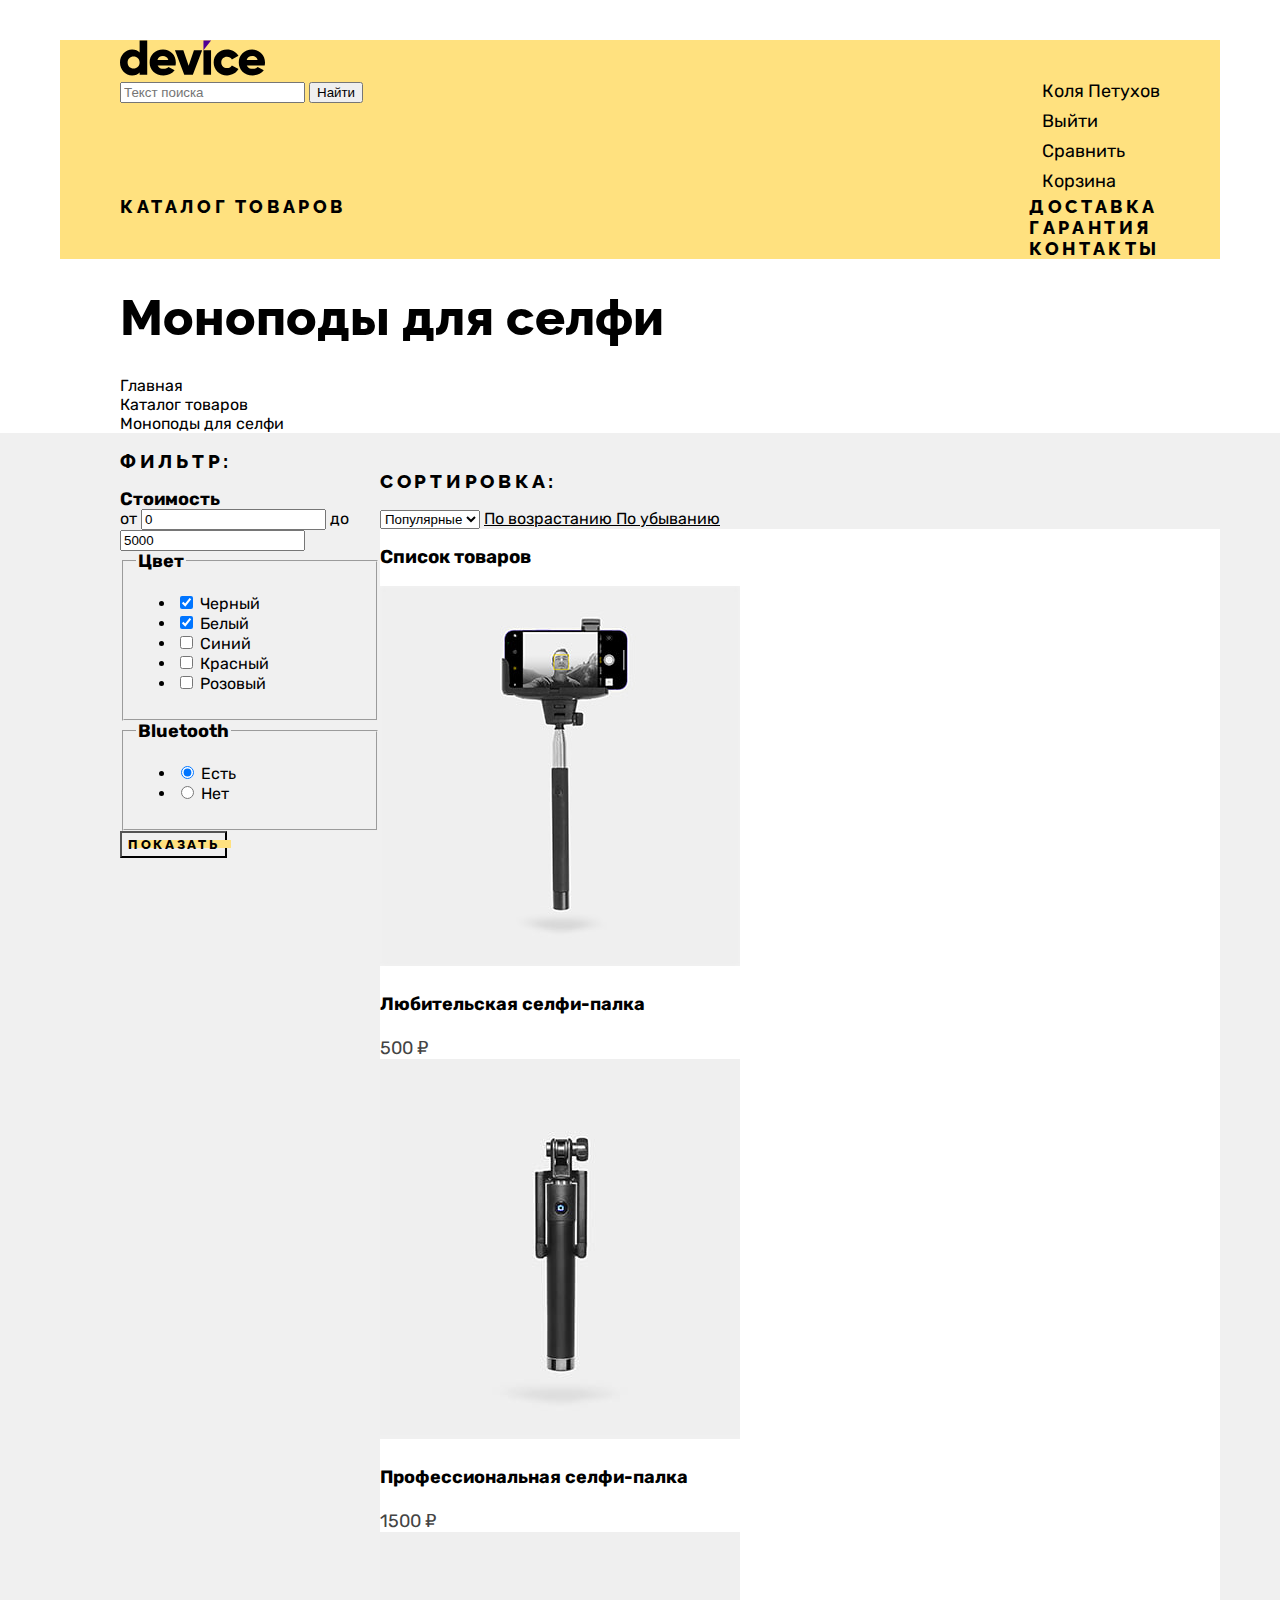
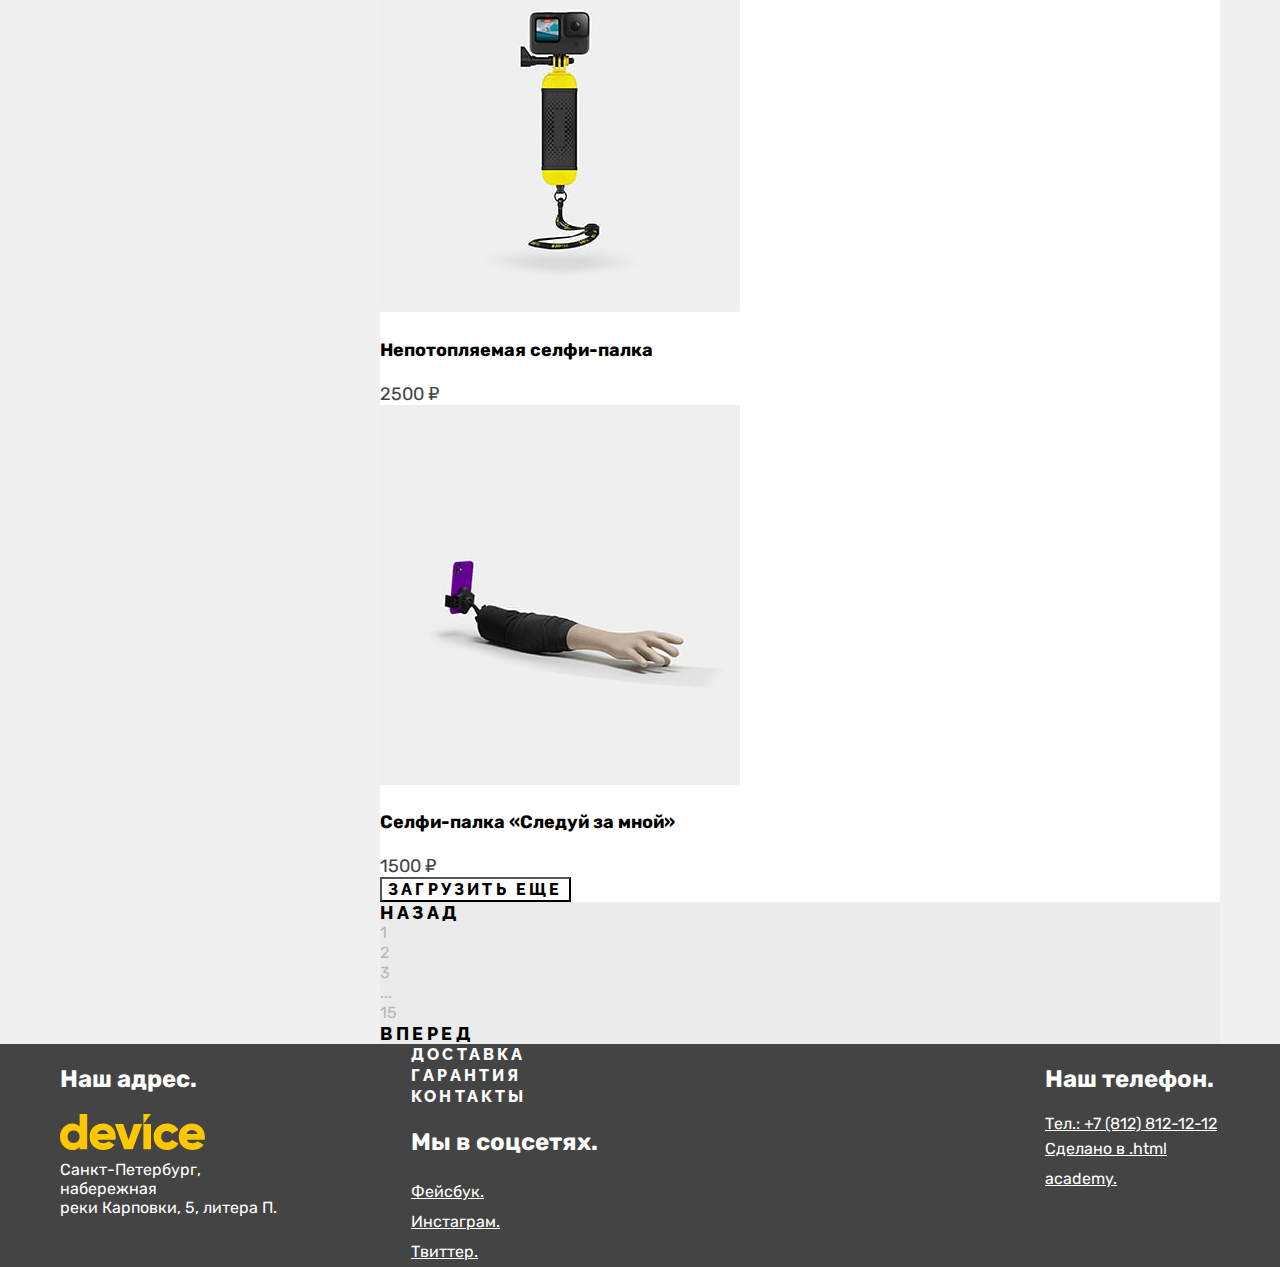
<file: 5/catalog.html>
<!DOCTYPE html>
<html lang="ru">
  <head>
    <meta charset="utf-8">
    <title>Моноподы для селфи</title>

    <link rel="stylesheet" href="styles/styles.css">
    <base href="https://htmlacademy-htmlcss.github.io/1605029-device-33/5/">
</head>

  <body>
    <!---------------- Шапка сайта ----------------->
    <header class="page-header">
      <nav class="header-navigation">
        <a class="header-navigation-logo" href="index.html">
          <img class="page-header-logo" src="images/header-logo.svg" width="145" height="36" alt="Логотип интернет-магазина «Device».">
        </a>
        <!---------------- Навигация - верхняя часть ----------------->
        <div class="header-navigation-top">
          <form class="header-search-form" action="https://echo.htmlacademy.ru/" method="post">
            <input class="search-field" placeholder="Текст поиска" type="search" name="search-field" id="search-field" required>
            <button class="search-button" type="submit">Найти</button>
          </form>
          <ul class="navigation-user">
            <li class="navigation-user-item">
              <a class="navigation-user-link" href="#">Коля Петухов</a>
            </li>
            <li class="navigation-user-item">
              <a class="navigation-user-link exit-button" href="#">Выйти</a>
            </li>
            <li class="navigation-user-item">
              <a class="navigation-user-link" href="#">Сравнить</a>
            </li>
            <li class="navigation-user-item">
              <a class="navigation-user-link" href="#">Корзина</a>
            </li>
          </ul>
        </div>
        <!---------------- Навигация - нижняя часть ----------------->
        <div class="header-navigation-bottom">
          <a class="catalog-link" href="catalog.html">Каталог товаров</a>
          <ul class="navigation-info">
            <li class="navigation-info-item">
              <a class="navigation-info-link" href="delivery.html">Доставка</a>
            </li>
            <li class="navigation-info-item">
              <a class="navigation-info-link" href="warranty.html">Гарантия</a>
            </li>
            <li class="navigation-info-item">
              <a class="navigation-info-link" href="contacts.html">Контакты</a>
            </li>
          </ul>
        </div>
      </nav>
    </header>
    <!---------------- /Шапка сайта ----------------->

    <!----------- Основное содержимое страницы ----------->
    <main class="main-inner main-container">
      <header class="inner-header">
        <h1 class="inner-header-title">
          Моноподы для селфи
        </h1>
        <ol class="breadcrumbs">
          <li class="breadcrumbs-item">
            <a class="breadcrumbs-link" href="index.html">Главная</a>
          </li>
          <li class="breadcrumbs-item">
            <a class="breadcrumbs-link" href="catalog.html">Каталог товаров</a>
          </li>
          <li class="breadcrumbs-item">
            <a class="breadcrumbs-link">Моноподы для селфи</a>
          </li>
        </ol>
      </header>

      <section class="catalog-products">
        <h2 class="visually-hidden" hidden>Список моноподов с фильтрами.</h2>
        <!---------------- Фильтры ----------------->
        <div class="filters-container">
          <h3 class="catalog-products-subtitle">Фильтр:</h3>
          <form class="catalog-filters" action="https://echo.htmlacademy.ru/" method="get">
            <div class="price-range-filter">
              <b class="range-filter-title">Стоимость</b>
              <div class="range-filter-scale">
                <div class="selected-range"></div>
                <div class="min-toggle"></div>
                <div class="max-toggle"></div>
              </div>
              <div class="price-controls">
                от <input class="min-price" type="text" value="0">
                до <input class="max-price" type="text" value="5000">
              </div>
            </div>

            <fieldset class="catalog-filters-group">
              <legend class="catalog-filters-title">Цвет</legend>
              <ul class="catalog-filters-list">
                <li class="catalog-filters-item">
                  <label class="control">
                    <input class="control-input" type="checkbox" name="black" checked>
                    Черный
                  </label>
                </li>
                <li class="catalog-filters-item">
                  <label class="control">
                    <input class="control-input" type="checkbox" name="white" checked>
                    Белый
                  </label>
                </li>
                <li class="catalog-filters-item">
                  <label class="control">
                    <input class="control-input" type="checkbox" name="blue">
                    Синий
                  </label>
                </li>
                <li class="catalog-filters-item">
                  <label class="control">
                    <input class="control-input" type="checkbox" name="red">
                    Красный
                  </label>
                </li>
                <li class="catalog-filters-item">
                  <label class="control">
                    <input class="control-input" type="checkbox" name="pink">
                    Розовый
                  </label>
                </li>
              </ul>
            </fieldset>

            <fieldset class="catalog-filters-group">
              <legend class="catalog-filters-title">Bluetooth</legend>
              <ul class="catalog-filters-list">
                <li class="catalog-filters-item">
                  <label class="control">
                    <input class="control-input" type="radio" name="bluetooth" value="1" checked>
                    Есть
                  </label>
                </li>
                <li class="catalog-filters-item">
                  <label class="control">
                    <input class="control-input" type="radio" name="bluetooth" value="0">
                    Нет
                  </label>
                </li>
              </ul>
            </fieldset>
            <button class="styled-link" type="submit">Показать</button>
          </form>
        </div>
        <!---------------- /Фильтры ----------------->

        <!---------------- Каталог товаров ----------------->
        <div class="catalog-container">
          <div class="sorting-container">
            <h3 class="catalog-products-subtitle">Сортировка:</h3>
            <select class="select-control" aria-label="Сортировка">
              <option value="popular">Популярные</option>
              <option value="expensive">Дорогие</option>
            </select>
            <a class="button-sort" href="#">
              <span class="visually-hidden">По возрастанию</span>
            </a>
            <a class="button-sort" href="#">
              <span class="visually-hidden">По убыванию</span>
            </a>
          </div>

          <h3 class="visually-hidden">Список товаров</h3>
          <ul class="product-list">
            <li class="product-card">
              <a class="product-card-link" href="#">
                <img class="product-card-image" src="images/catalog/catalog-1.jpg" width="360" height="380" alt="">
                <h4 class="product-card-title">Любительская селфи-палка</h4>
                <span class="product-card-price">500 ₽</span>
              </a>
            </li>
            <li class="product-card">
              <a class="product-card-link" href="#">
                <img class="product-card-image" src="images/catalog/catalog-2.jpg" width="360" height="380" alt="">
                <h4 class="product-card-title">Профессиональная селфи-палка</h4>
                <span class="product-card-price">1500 ₽</span>
              </a>
            </li>
            <li class="product-card">
              <a class="product-card-link" href="#">
                <img class="product-card-image" src="images/catalog/catalog-3.jpg" width="360" height="380" alt="">
                <h4 class="product-card-title">Непотопляемая селфи-палка</h4>
                <span class="product-card-price">2500 ₽</span>
              </a>
            </li>
            <li class="product-card">
              <a class="product-card-link" href="#">
                <img class="product-card-image" src="images/catalog/catalog-4.jpg" width="360" height="380" alt="">
                <h4 class="product-card-title">Селфи-палка &laquo;Следуй за мной&raquo;</h4>
                <span class="product-card-price">1500 ₽</span>
              </a>
            </li>
          </ul>

          <button class="pagination-show-more" type="button">Загрузить еще</button>
          <ul class="pagination">
            <li class="pagination-item">
              <a class="pagination-prev" href="#">Назад</a>
            </li>
            <li class="pagination-item">
              <a class="pagination-link" href="#">1</a>
            </li>
            <li class="pagination-item">
              <a class="pagination-link" href="#">2</a>
            </li>
            <li class="pagination-item">
              <a class="pagination-link" href="#">3</a>
            </li>
            <li class="pagination-item">
              <a class="pagination-link" href="">...</a>
            </li>
            <li class="pagination-item">
              <a class="pagination-link" href="#">15</a>
            </li>
            <li class="pagination-item">
              <a class="pagination-next" href="#">Вперед</a>
            </li>
          </ul>
        </div>
        <!---------------- /Каталог товаров ----------------->
      </section>
    </main>
    <!----------- /Основное содержимое страницы ----------->

    <!------------------- Подвал сайта ------------------>
    <footer class="page-footer">
      <div class="page-footer-container">
        <section class="footer-address">
          <h2 class="visually-hidden">Наш адрес.</h2>
          <img class="footer-address-logo" src="images/footer-logo.svg" width="145" height="36" alt="Логотип интернет-магазина «Device».">
          <address class="footer-address-text">
            Санкт-Петербург, набережная<br>реки Карповки, 5, литера П.
          </address>
        </section>

        <section class="footer-navigation-and-social">
          <ul class="navigation-info">
            <li class="navigation-info-item">
              <a class="navigation-info-link" href="delivery.html">Доставка</a>
            </li>
            <li class="navigation-info-item">
              <a class="navigation-info-link" href="warranty.html">Гарантия</a>
            </li>
            <li class="navigation-info-item">
              <a class="navigation-info-link" href="contacts.html">Контакты</a>
            </li>
          </ul>

          <h2 class="visually-hidden">Мы в соцсетях.</h2>
          <ul class="footer-social-list">
            <li class="footer-social-item">
              <a class="footer-social-link" href="https://www.facebook.com/htmlacademy">
                <span class="visually-hidden">Фейсбук.</span>
              </a>
            </li>
            <li class="footer-social-item">
              <a class="footer-social-link" href="https://www.instagram.com/htmlacademy">
                <span class="visually-hidden">Инстаграм.</span>
              </a>
            </li>
            <li class="footer-social-item">
              <a class="footer-social-link" href="https://www.twitter.com/htmlacademy_ru">
                <span class="visually-hidden">Твиттер.</span>
              </a>
            </li>
          </ul>
        </section>

        <section class="footer-phone">
          <h2 class="visually-hidden">Наш телефон.</h2>
          <a class="footer-phone-link" href="tel:+78128121212">Тел.: +7 (812) 812-12-12</a>
          <a class="htmlacademy-link" href="https://htmlacademy.ru/">
            <span class="visually-hidden">Сделано в .html academy.</span>
          </a>
        </section>
      </div>
    </footer>
    <!------------------- /Подвал сайта ------------------>
  </body>
</html>
</file>
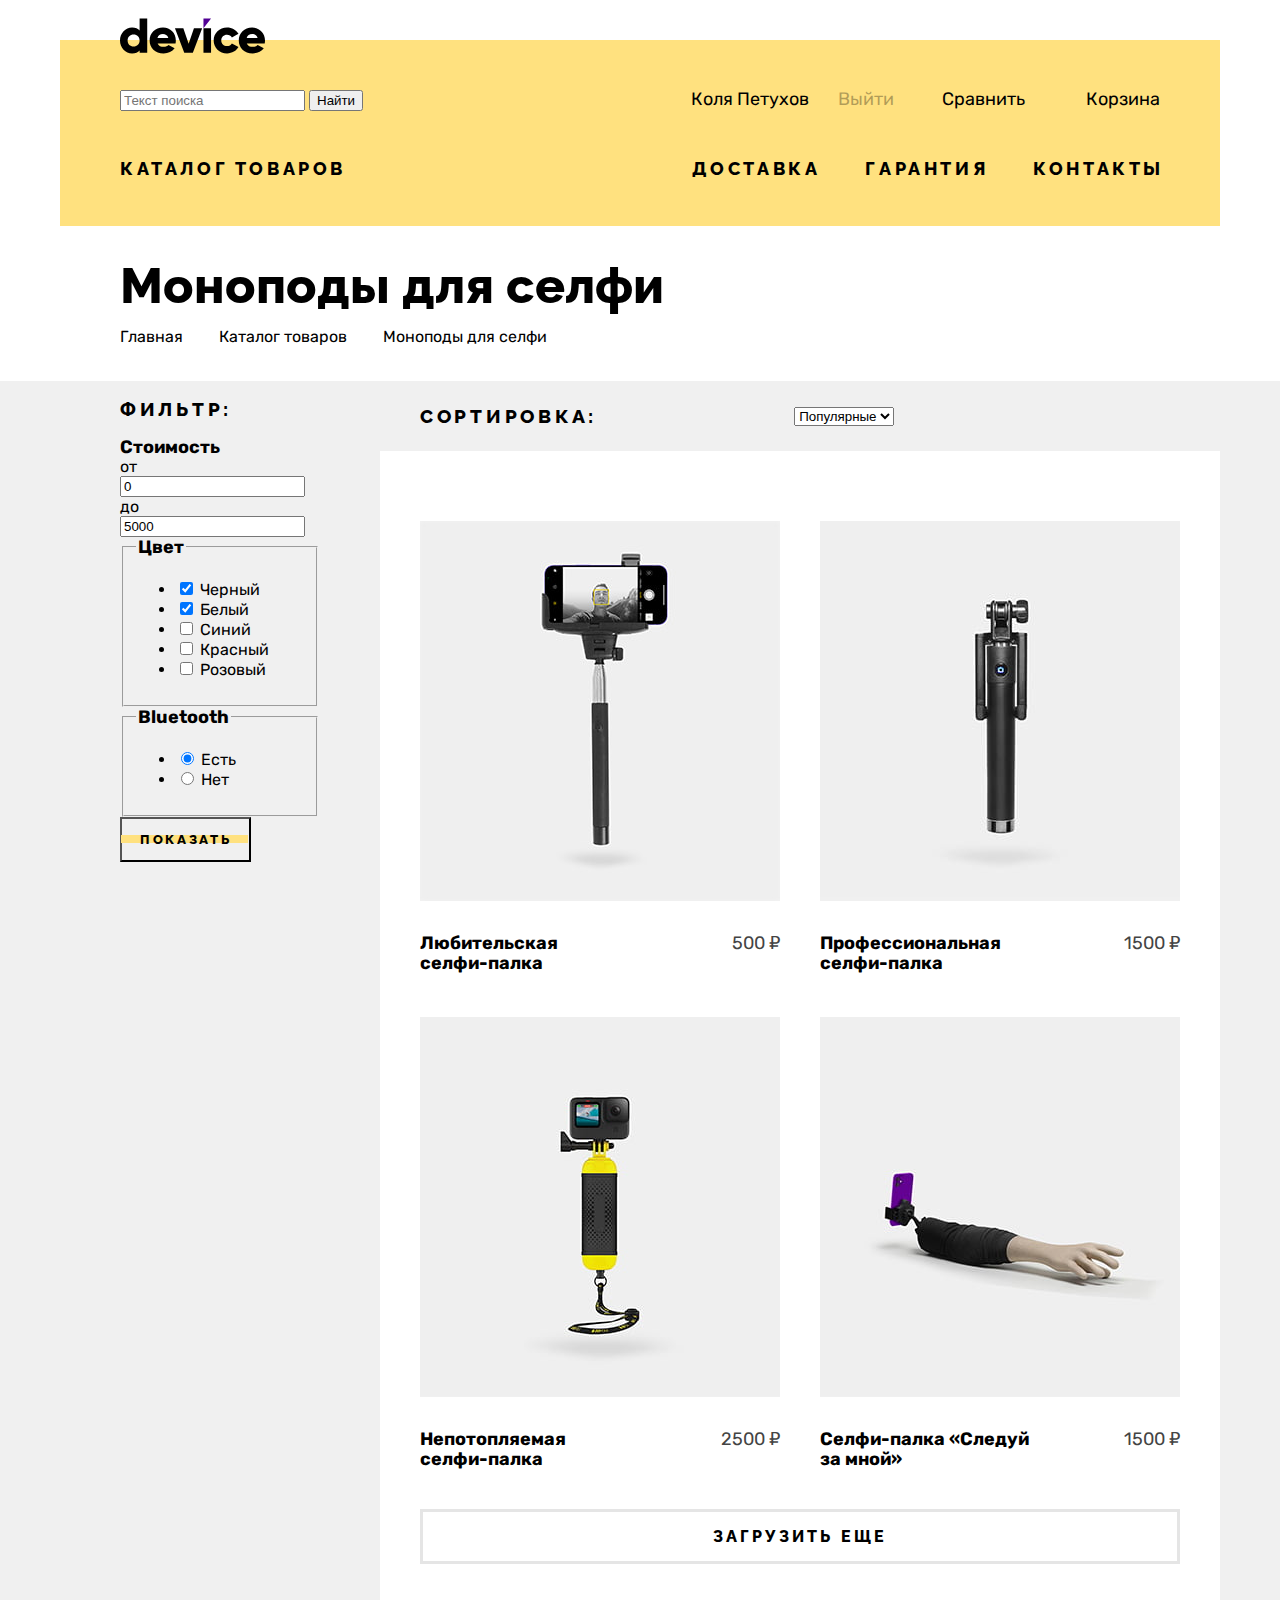
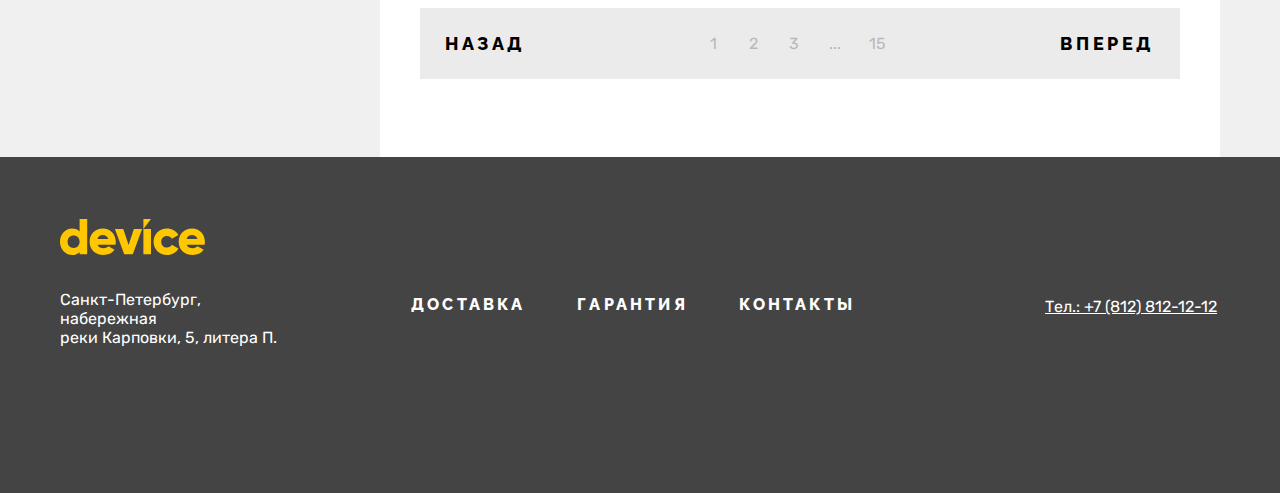
<file: 6/catalog.html>
<!DOCTYPE html>
<html lang="ru">
  <head>
    <meta charset="utf-8">
    <title>Моноподы для селфи</title>

    <link rel="stylesheet" href="styles/styles.css">
    <base href="https://htmlacademy-htmlcss.github.io/1605029-device-33/6/">
</head>

  <body>
    <!---------------- Шапка сайта ----------------->
    <header class="page-header">
      <nav class="header-navigation">
        <a class="header-navigation-logo" href="index.html">
          <img class="page-header-logo" src="images/header-logo.svg" width="145" height="36" alt="Логотип интернет-магазина «Device».">
        </a>
        <!-- Навигация - верхняя часть -->
        <div class="header-navigation-top">
          <form class="header-search-form" action="https://echo.htmlacademy.ru/" method="post">
            <input class="search-field" placeholder="Текст поиска" type="search" name="search-field" id="search-field" required>
            <button class="search-button" type="submit">Найти</button>
          </form>
          <ul class="navigation-user">
            <li class="navigation-user-item navigation-user-item-login">
              <a class="navigation-user-link user-link" href="#">Коля Петухов</a>
              <a class="navigation-user-link exit-button" href="#">Выйти</a>
            </li>
            <li class="navigation-user-item">
              <a class="navigation-user-link user-compare-link" href="#">Сравнить</a>
            </li>
            <li class="navigation-user-item">
              <a class="navigation-user-link user-cart-link" href="#">Корзина</a>
            </li>
          </ul>
        </div>
        <!-- Навигация - нижняя часть -->
        <div class="header-navigation-bottom">
          <a class="catalog-link" href="catalog.html">Каталог товаров</a>
          <ul class="navigation-info">
            <li class="navigation-info-item">
              <a class="navigation-info-link" href="delivery.html">Доставка</a>
            </li>
            <li class="navigation-info-item">
              <a class="navigation-info-link" href="warranty.html">Гарантия</a>
            </li>
            <li class="navigation-info-item">
              <a class="navigation-info-link" href="contacts.html">Контакты</a>
            </li>
          </ul>
        </div>
      </nav>
    </header>
    <!---------------- /Шапка сайта ----------------->

    <!----------- Основное содержимое страницы ----------->
    <main class="main-inner main-container">
      <header class="inner-header">
        <h1 class="inner-header-title">
          Моноподы для селфи
        </h1>
        <ol class="breadcrumbs">
          <li class="breadcrumbs-item">
            <a class="breadcrumbs-link" href="index.html">Главная</a>
          </li>
          <li class="breadcrumbs-item">
            <a class="breadcrumbs-link" href="catalog.html">Каталог товаров</a>
          </li>
          <li class="breadcrumbs-item">
            <a class="breadcrumbs-link">Моноподы для селфи</a>
          </li>
        </ol>
      </header>

      <section class="catalog-products">
        <h2 class="visually-hidden">Список моноподов с фильтрами.</h2>
        <!---------------- Фильтры ----------------->
        <div class="filters-container">
          <h3 class="catalog-products-subtitle">Фильтр:</h3>
          <form class="catalog-filters" action="https://echo.htmlacademy.ru/" method="get">
            <div class="price-range-filter">
              <b class="range-filter-title">Стоимость</b>
              <div class="range-filter-scale">
                <div class="selected-range"></div>
                <div class="min-toggle"></div>
                <div class="max-toggle"></div>
              </div>
              <div class="price-controls">
                от <input class="min-price" type="text" value="0">
                до <input class="max-price" type="text" value="5000">
              </div>
            </div>

            <fieldset class="catalog-filters-group">
              <legend class="catalog-filters-title">Цвет</legend>
              <ul class="catalog-filters-list">
                <li class="catalog-filters-item">
                  <label class="control">
                    <input class="control-input" type="checkbox" name="black" checked>
                    Черный
                  </label>
                </li>
                <li class="catalog-filters-item">
                  <label class="control">
                    <input class="control-input" type="checkbox" name="white" checked>
                    Белый
                  </label>
                </li>
                <li class="catalog-filters-item">
                  <label class="control">
                    <input class="control-input" type="checkbox" name="blue">
                    Синий
                  </label>
                </li>
                <li class="catalog-filters-item">
                  <label class="control">
                    <input class="control-input" type="checkbox" name="red">
                    Красный
                  </label>
                </li>
                <li class="catalog-filters-item">
                  <label class="control">
                    <input class="control-input" type="checkbox" name="pink">
                    Розовый
                  </label>
                </li>
              </ul>
            </fieldset>

            <fieldset class="catalog-filters-group">
              <legend class="catalog-filters-title">Bluetooth</legend>
              <ul class="catalog-filters-list">
                <li class="catalog-filters-item">
                  <label class="control">
                    <input class="control-input" type="radio" name="bluetooth" value="1" checked>
                    Есть
                  </label>
                </li>
                <li class="catalog-filters-item">
                  <label class="control">
                    <input class="control-input" type="radio" name="bluetooth" value="0">
                    Нет
                  </label>
                </li>
              </ul>
            </fieldset>
            <button class="styled-link" type="submit">Показать</button>
          </form>
        </div>
        <!---------------- /Фильтры ----------------->

        <!---------------- Каталог товаров ----------------->
        <div class="catalog-container">
          <!-- Блок сортировки -->
          <div class="sorting-container">
            <h3 class="catalog-products-subtitle">Сортировка:</h3>
            <select class="select-control" aria-label="Сортировка">
              <option value="popular">Популярные</option>
              <option value="expensive">Дорогие</option>
            </select>
            <a class="button-sort sorting-up" href="#">
              <span class="visually-hidden">По возрастанию</span>
            </a>
            <a class="button-sort sorting-down" href="#">
              <span class="visually-hidden">По убыванию</span>
            </a>
          </div>

          <!-- Список товаров -->
          <h3 class="visually-hidden">Список товаров</h3>
          <ul class="product-list">
            <li class="product-card">
              <a class="product-card-link" href="#">
                <img class="product-card-image" src="images/catalog/catalog-1.jpg" width="360" height="380" alt="">
                <div class="product-card-title-container">
                  <h4 class="product-card-title">Любительская<br>селфи-палка</h4>
                  <span class="product-card-price">500 ₽</span>
                </div>
              </a>
            </li>
            <li class="product-card">
              <a class="product-card-link" href="#">
                <img class="product-card-image" src="images/catalog/catalog-2.jpg" width="360" height="380" alt="">
                <div class="product-card-title-container">
                  <h4 class="product-card-title">Профессиональная<br>селфи-палка</h4>
                  <span class="product-card-price">1500 ₽</span>
                </div>
              </a>
            </li>
            <li class="product-card">
              <a class="product-card-link" href="#">
                <img class="product-card-image" src="images/catalog/catalog-3.jpg" width="360" height="380" alt="">
                <div class="product-card-title-container">
                  <h4 class="product-card-title">Непотопляемая<br>селфи-палка</h4>
                  <span class="product-card-price">2500 ₽</span>
                </div>
              </a>
            </li>
            <li class="product-card">
              <a class="product-card-link" href="#">
                <img class="product-card-image" src="images/catalog/catalog-4.jpg" width="360" height="380" alt="">
                <div class="product-card-title-container">
                  <h4 class="product-card-title">Селфи-палка &laquo;Следуй<br>за мной&raquo;</h4>
                  <span class="product-card-price">1500 ₽</span>
                </div>
              </a>
            </li>
          </ul>

          <!-- Пагинация -->
          <button class="pagination-show-more" type="button">Загрузить еще</button>
          <ul class="pagination">
            <li class="pagination-item pagination-item-back">
              <a class="pagination-back" href="#">Назад</a>
            </li>
            <li class="pagination-item pagination-page-number">
              <a class="pagination-link" href="#">1</a>
            </li>
            <li class="pagination-item pagination-page-number">
              <a class="pagination-link" href="#">2</a>
            </li>
            <li class="pagination-item pagination-page-number">
              <a class="pagination-link" href="#">3</a>
            </li>
            <li class="pagination-item pagination-page-number">
              <a class="pagination-link" href="">...</a>
            </li>
            <li class="pagination-item pagination-page-number">
              <a class="pagination-link" href="#">15</a>
            </li>
            <li class="pagination-item pagination-item-forward">
              <a class="pagination-forward" href="#">Вперед</a>
            </li>
          </ul>
        </div>
        <!---------------- /Каталог товаров ----------------->
      </section>
    </main>
    <!----------- /Основное содержимое страницы ----------->

    <!------------------- Подвал сайта ------------------>
    <footer class="page-footer">
      <div class="page-footer-container">
        <!-- Адрес -->
        <section class="footer-address">
          <h2 class="visually-hidden">Наш адрес.</h2>
          <img class="footer-address-logo" src="images/footer-logo.svg" width="145" height="36" alt="Логотип интернет-магазина «Device».">
          <address class="footer-address-text">
            Санкт-Петербург, набережная<br>реки Карповки, 5, литера П.
          </address>
        </section>

        <!-- Навигация и Соц. сети -->
        <section class="footer-navigation-and-social">
          <ul class="footer-navigation">
            <li class="footer-navigation-item">
              <a class="footer-navigation-link" href="delivery.html">Доставка</a>
            </li>
            <li class="footer-navigation-item">
              <a class="footer-navigation-link" href="warranty.html">Гарантия</a>
            </li>
            <li class="footer-navigation-item">
              <a class="footer-navigation-link" href="contacts.html">Контакты</a>
            </li>
          </ul>

          <h2 class="visually-hidden">Мы в соцсетях.</h2>
          <ul class="footer-social-list">
            <li class="footer-social-item">
              <a class="footer-social-link" href="https://www.facebook.com/htmlacademy">
                <span class="visually-hidden">Фейсбук.</span>
              </a>
            </li>
            <li class="footer-social-item">
              <a class="footer-social-link" href="https://www.instagram.com/htmlacademy">
                <span class="visually-hidden">Инстаграм.</span>
              </a>
            </li>
            <li class="footer-social-item">
              <a class="footer-social-link" href="https://www.twitter.com/htmlacademy_ru">
                <span class="visually-hidden">Твиттер.</span>
              </a>
            </li>
          </ul>
        </section>

        <!-- Телефон и лого HTML-Academy-->
        <section class="footer-phone">
          <h2 class="visually-hidden">Наш телефон.</h2>
          <a class="footer-phone-link" href="tel:+78128121212">Тел.: +7 (812) 812-12-12</a>
          <a class="htmlacademy-link" href="https://htmlacademy.ru/">
            <span class="visually-hidden">Сделано в .html academy.</span>
          </a>
        </section>
      </div>
    </footer>
    <!------------------- /Подвал сайта ------------------>
  </body>
</html>
</file>
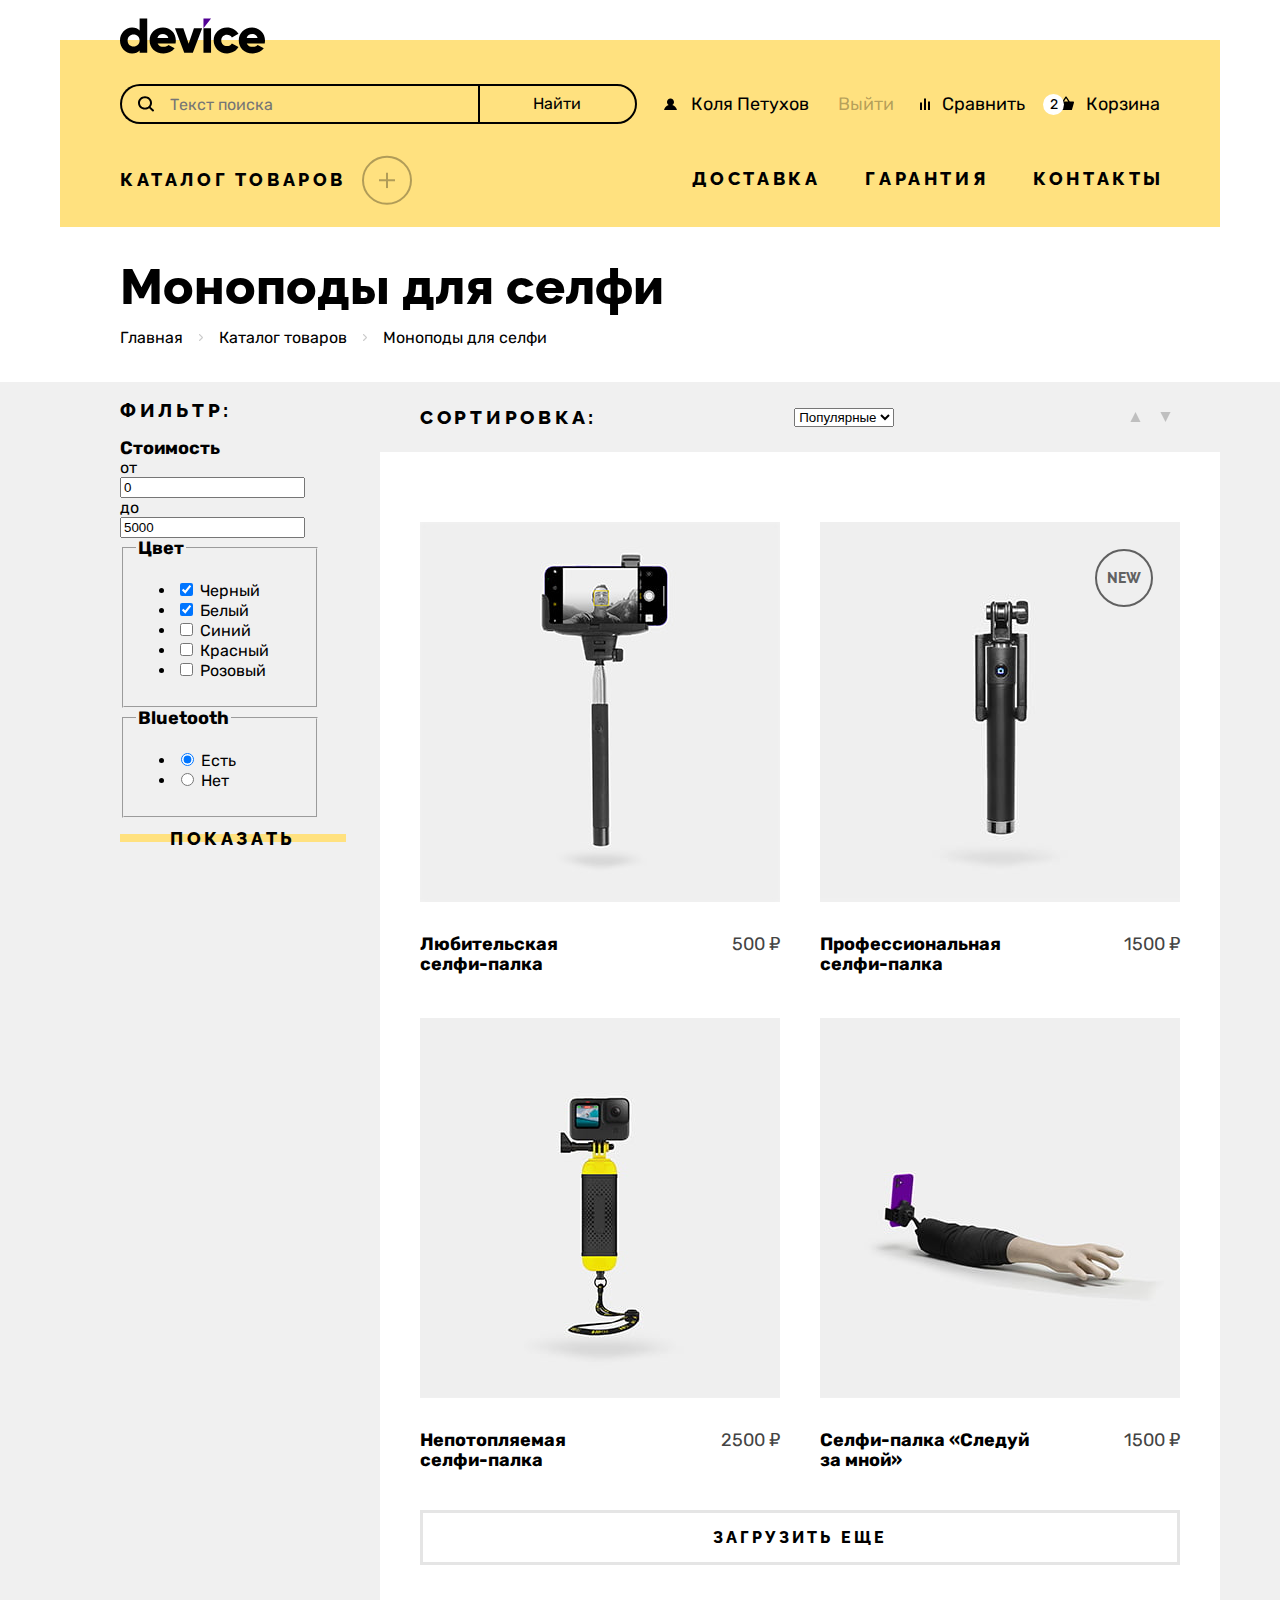
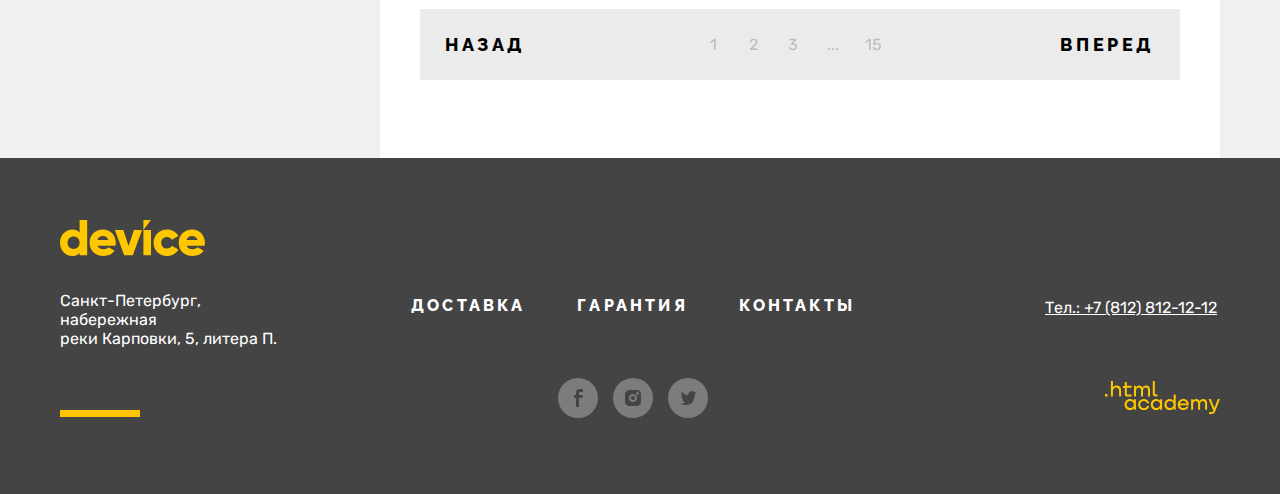
<file: 7/catalog.html>
<!DOCTYPE html>
<html lang="ru">
  <head>
    <meta charset="utf-8">
    <title>Моноподы для селфи</title>

    <link rel="stylesheet" href="styles/styles.css">
    <base href="https://htmlacademy-htmlcss.github.io/1605029-device-33/7/">
</head>

  <body>
    <!---------------- Шапка сайта ----------------->
    <header class="page-header">
      <nav class="header-navigation">
        <a class="header-navigation-logo" href="index.html">
          <img class="page-header-logo" src="images/header-logo.svg" width="145" height="36" alt="Логотип интернет-магазина «Device».">
        </a>
        <!-- Навигация - верхняя часть -->
        <div class="header-navigation-top">
          <form class="header-search-form" action="https://echo.htmlacademy.ru/" method="post">
            <input class="search-field" placeholder="Текст поиска" type="search" name="search-field" id="search-field" required>
            <button class="search-button" type="submit">Найти</button>
          </form>
          <ul class="navigation-user">
            <li class="navigation-user-item navigation-user-item-login">
              <a class="navigation-user-link user-link" href="#">
                <svg class="navigation-icon" aria-hidden="true" focusable="false" width="13" height="12" xmlns="http://www.w3.org/2000/svg">
                  <path d="M0 12.39h13c-.2-2.6-2.1-4.8-4.7-5.5 1-.6 1.7-1.7 1.7-3 0-1.9-1.6-3.5-3.5-3.5S3 1.99 3 3.89c0 1.3.7 2.4 1.7 3-2.6.7-4.5 2.9-4.7 5.5Z"/>
                </svg>
                Коля Петухов
              </a>
              <a class="navigation-user-link exit-button" href="#">Выйти</a>
            </li>
            <li class="navigation-user-item">
              <a class="navigation-user-link user-compare-link" href="#">
                <svg class="navigation-icon" aria-hidden="true" focusable="false" width="10" height="12" xmlns="http://www.w3.org/2000/svg">
                  <path d="M6 .39H4v12h2v-12ZM2 4.39H0v8h2v-8ZM10 3.39H8v9h2v-9Z"/>
                </svg>
                Сравнить
              </a>
            </li>
            <li class="navigation-user-item">
              <a class="navigation-user-link user-cart-link" href="#">
                <svg class="navigation-icon navigation-icon-cart" aria-hidden="true" focusable="false" width="16" height="14"  xmlns="http://www.w3.org/2000/svg">
                  <path d="m15.3 5.39-3.5.2L8.6.69c-.1-.2-.4-.3-.6-.3-.2 0-.5.1-.6.3l-3.2 4.9H.7c-.4 0-.7.3-.7.7v.2l1.9 6.8c.2.7.7 1.1 1.4 1.1h9.4c.7 0 1.2-.4 1.4-1.1l1.9-6.9v-.2c0-.4-.3-.8-.7-.8ZM8 2.29l2.2 3.2H5.9L8 2.29Z"/>
                </svg>
                Корзина
              </a>
            </li>
          </ul>
        </div>
        <!-- Навигация - нижняя часть -->
        <div class="header-navigation-bottom">
          <a class="catalog-link catalog-submenu-open-button" href="catalog.html">Каталог товаров</a>
          <ul class="navigation-info">
            <li class="navigation-info-item">
              <a class="navigation-info-link" href="#">Доставка</a>
            </li>
            <li class="navigation-info-item">
              <a class="navigation-info-link" href="#">Гарантия</a>
            </li>
            <li class="navigation-info-item">
              <a class="navigation-info-link" href="#">Контакты</a>
            </li>
          </ul>
        </div>
        <!-- Каталог - выпадающее меню -->
        <ul class="catalog-submenu hidden">
          <li class="catalog-submenu-column">
            <ul class="catalog-submenu-column-list">
              <li class="catalog-submenu-column-item">
                <a href="#" class="catalog-submenu-link">Виртуальная реальность</a>
              </li>
              <li class="catalog-submenu-column-item">
                <a href="catalog.html" class="catalog-submenu-link catalog-submenu-link-current">Моноподы для селфи</a>
              </li>
              <li class="catalog-submenu-column-item">
                <a href="#" class="catalog-submenu-link">Экшн-камеры</a>
              </li>
            </ul>
          </li>
          <li class="catalog-submenu-column">
            <ul class="catalog-submenu-column-list">
              <li class="catalog-submenu-column-item">
                <a href="#" class="catalog-submenu-link">Фитнес-браслеты</a>
              </li>
              <li class="catalog-submenu-column-item">
                <a href="#" class="catalog-submenu-link">Умные часы</a>
              </li>
            </ul>
          </li>
          <li class="catalog-submenu-column">
            <ul class="catalog-submenu-column-list">
              <li class="catalog-submenu-column-item">
                <a href="#" class="catalog-submenu-link">Квадрокоптеры</a>
              </li>
            </ul>
          </li>
        </ul>
      </nav>
    </header>
    <!---------------- /Шапка сайта ----------------->

    <!----------- Основное содержимое страницы ----------->
    <main class="main-inner main-container">
      <header class="inner-header">
        <h1 class="inner-header-title">
          Моноподы для селфи
        </h1>
        <ol class="breadcrumbs">
          <li class="breadcrumbs-item">
            <a class="breadcrumbs-link" href="index.html">Главная</a>
          </li>
          <li class="breadcrumbs-item">
            <a class="breadcrumbs-link" href="catalog.html">Каталог товаров</a>
          </li>
          <li class="breadcrumbs-item">
            <a class="breadcrumbs-link">Моноподы для селфи</a>
          </li>
        </ol>
      </header>

      <section class="catalog-products">
        <h2 class="visually-hidden">Список моноподов с фильтрами.</h2>
        <!---------------- Фильтры ----------------->
        <div class="filters-container">
          <h3 class="catalog-products-subtitle">Фильтр:</h3>
          <form class="catalog-filters" action="https://echo.htmlacademy.ru/" method="get">
            <div class="price-range-filter">
              <b class="range-filter-title">Стоимость</b>
              <div class="range-filter-scale">
                <div class="selected-range"></div>
                <div class="min-toggle"></div>
                <div class="max-toggle"></div>
              </div>
              <div class="price-controls">
                от <input class="min-price" type="text" value="0">
                до <input class="max-price" type="text" value="5000">
              </div>
            </div>

            <fieldset class="catalog-filters-group">
              <legend class="catalog-filters-title">Цвет</legend>
              <ul class="catalog-filters-list">
                <li class="catalog-filters-item">
                  <label class="control">
                    <input class="control-input" type="checkbox" name="black" checked>
                    Черный
                  </label>
                </li>
                <li class="catalog-filters-item">
                  <label class="control">
                    <input class="control-input" type="checkbox" name="white" checked>
                    Белый
                  </label>
                </li>
                <li class="catalog-filters-item">
                  <label class="control">
                    <input class="control-input" type="checkbox" name="blue">
                    Синий
                  </label>
                </li>
                <li class="catalog-filters-item">
                  <label class="control">
                    <input class="control-input" type="checkbox" name="red">
                    Красный
                  </label>
                </li>
                <li class="catalog-filters-item">
                  <label class="control">
                    <input class="control-input" type="checkbox" name="pink">
                    Розовый
                  </label>
                </li>
              </ul>
            </fieldset>

            <fieldset class="catalog-filters-group">
              <legend class="catalog-filters-title">Bluetooth</legend>
              <ul class="catalog-filters-list">
                <li class="catalog-filters-item">
                  <label class="control">
                    <input class="control-input" type="radio" name="bluetooth" value="1" checked>
                    Есть
                  </label>
                </li>
                <li class="catalog-filters-item">
                  <label class="control">
                    <input class="control-input" type="radio" name="bluetooth" value="0">
                    Нет
                  </label>
                </li>
              </ul>
            </fieldset>
            <button class="styled-link catalog-filters-button" type="submit">Показать</button>
          </form>
        </div>
        <!---------------- /Фильтры ----------------->

        <!---------------- Каталог товаров ----------------->
        <div class="catalog-container">
          <!-- Блок сортировки -->
          <div class="sorting-container">
            <h3 class="catalog-products-subtitle">Сортировка:</h3>
            <select class="select-control" aria-label="Сортировка">
              <option value="popular">Популярные</option>
              <option value="expensive">Дорогие</option>
            </select>
            <a class="button-sort sorting-up" href="#">
              <span class="visually-hidden">По возрастанию</span>
            </a>
            <a class="button-sort sorting-down" href="#">
              <span class="visually-hidden">По убыванию</span>
            </a>
          </div>

          <!-- Список товаров -->
          <h3 class="visually-hidden">Список товаров</h3>
          <ul class="product-list">
            <li class="product-card">
              <a class="product-card-link" href="#">
                <img class="product-card-image" src="images/catalog/catalog-1.jpg" width="360" height="380" alt="">
                <div class="product-card-content">
                  <h4 class="product-card-title">Любительская<br>селфи-палка</h4>
                  <span class="product-card-price">500 ₽</span>
                </div>  
                <div class="product-card-detailed-wrapper">
                  <div class="product-card-detailed-inner">Подробнее</div>  
                </div>
              </a>
            </li>
            <li class="product-card new-product">
              <a class="product-card-link" href="#">
                <img class="product-card-image" src="images/catalog/catalog-2.jpg" width="360" height="380" alt="">
                <div class="product-card-content">
                  <h4 class="product-card-title">Профессиональная<br>селфи-палка</h4>
                  <span class="product-card-price">1500 ₽</span>
                </div>
                <div class="product-card-detailed-wrapper">
                  <div class="product-card-detailed-inner">Подробнее</div>  
                </div>
              </a>
            </li>
            <li class="product-card">
              <a class="product-card-link" href="#">
                <img class="product-card-image" src="images/catalog/catalog-3.jpg" width="360" height="380" alt="">
                <div class="product-card-content">
                  <h4 class="product-card-title">Непотопляемая<br>селфи-палка</h4>
                  <span class="product-card-price">2500 ₽</span>
                </div>
                <div class="product-card-detailed-wrapper">
                  <div class="product-card-detailed-inner">Подробнее</div>  
                </div>
              </a>
            </li>
            <li class="product-card">
              <a class="product-card-link" href="#">
                <img class="product-card-image" src="images/catalog/catalog-4.jpg" width="360" height="380" alt="">
                <div class="product-card-content">
                  <h4 class="product-card-title">Селфи-палка &laquo;Следуй<br>за мной&raquo;</h4>
                  <span class="product-card-price">1500 ₽</span>
                </div>
                <div class="product-card-detailed-wrapper">
                  <div class="product-card-detailed-inner">Подробнее</div>  
                </div>
              </a>
            </li>
          </ul>

          <!-- Пагинация -->
          <button class="pagination-show-more" type="button">Загрузить еще</button>
          <ul class="pagination">
            <li class="pagination-item pagination-item-back">
              <a class="pagination-back" href="#">Назад</a>
            </li>
            <li class="pagination-item pagination-page-number">
              <a class="pagination-link" href="#">
                <span class="pagination-page-number-positioner">1</span>
              </a>
            </li>
            <li class="pagination-item pagination-page-number">
              <a class="pagination-link" href="#">
                <span class="pagination-page-number-positioner">2</span>
              </a>
            </li>
            <li class="pagination-item pagination-page-number">
              <a class="pagination-link" href="#">
                <span class="pagination-page-number-positioner">3</span>
              </a>
            </li>
            <li class="pagination-item pagination-page-number">
              <a class="pagination-link" href="#">
                <span class="pagination-page-number-positioner">...</span>
              </a>
            </li>
            <li class="pagination-item pagination-page-number">
              <a class="pagination-link" href="#">
                <span class="pagination-page-number-positioner">15</span>
              </a>
            </li>
            <li class="pagination-item pagination-item-forward">
              <a class="pagination-forward" href="#">Вперед</a>
            </li>
          </ul>
        </div>
        <!---------------- /Каталог товаров ----------------->
      </section>
    </main>
    <!----------- /Основное содержимое страницы ----------->

    <!------------------- Подвал сайта ------------------>
    <footer class="page-footer">
      <div class="page-footer-container">
        <!-- Адрес -->
        <section class="footer-address">
          <h2 class="visually-hidden">Наш адрес.</h2>
          <a class="footer-logo-link" href="#">
            <img class="footer-address-logo" src="images/footer-logo.svg" width="145" height="36" alt="Логотип интернет-магазина «Device».">
          </a>
          <address class="footer-address-text">
            Санкт-Петербург, набережная<br>реки Карповки, 5, литера П.
          </address>
        </section>

        <!-- Навигация и Соц. сети -->
        <section class="footer-navigation-and-social">
          <ul class="footer-navigation">
            <li class="footer-navigation-item">
              <a class="footer-navigation-link" href="delivery.html">Доставка</a>
            </li>
            <li class="footer-navigation-item">
              <a class="footer-navigation-link" href="warranty.html">Гарантия</a>
            </li>
            <li class="footer-navigation-item">
              <a class="footer-navigation-link" href="contacts.html">Контакты</a>
            </li>
          </ul>
          <h2 class="visually-hidden">Мы в соцсетях.</h2>
          <ul class="footer-social-list">
            <li class="footer-social-item">
              <a class="footer-social-link" href="https://www.facebook.com/htmlacademy">
                <span class="visually-hidden">Фейсбук.</span>
                <svg class="footer-social-icon footer-social-fb-icon" aria-hidden="true" focusable="false" width="9" height="18" xmlns="http://www.w3.org/2000/svg">
                  <path d="M6.5 3H9V0H5.6C2.8 0 2 1.7 2 4.2V6H0v3h2v9h3V9h3.3l.6-3H5V4.5C5 3.7 5.3 3 6.5 3Z"/>
                </svg>
              </a>
            </li>
            <li class="footer-social-item">
              <a class="footer-social-link" href="https://www.instagram.com/htmlacademy">
                <span class="visually-hidden">Инстаграм.</span>
                <svg class="footer-social-icon footer-social-icon-instagram" aria-hidden="true" focusable="false" width="16" height="16" xmlns="http://www.w3.org/2000/svg">
                  <path d="M8 10a2 2 0 1 0 0-4 2 2 0 0 0 0 4Z"/>
                  <path d="M14.7 1.3c-.9-.9-2-1.3-3.4-1.3H4.7C1.9 0 0 1.9 0 4.7v6.6c0 1.4.4 2.6 1.4 3.4.9.9 2 1.3 3.3 1.3h6.6c1.4 0 2.6-.4 3.4-1.3.8-.9 1.3-2 1.3-3.4V4.7c0-1.4-.4-2.6-1.3-3.4ZM8 12.1c-2.2 0-4.1-1.8-4.1-4.1S5.8 3.9 8 3.9c2.2 0 4.1 1.8 4.1 4.1s-1.9 4.1-4.1 4.1Zm4.6-7.4c-.7 0-1.3-.5-1.3-1.3s.5-1.3 1.3-1.3c.7 0 1.3.6 1.3 1.3 0 .7-.6 1.3-1.3 1.3Z"/>
                </svg>
              </a>
            </li>
            <li class="footer-social-item">
              <a class="footer-social-link" href="https://www.twitter.com/htmlacademy_ru">
                <span class="visually-hidden">Твиттер.</span>
                <svg class="footer-social-icon footer-social-icon-tw" aria-hidden="true" focusable="false" width="15" height="15" xmlns="http://www.w3.org/2000/svg">
                  <path d="M9.7.16c1.5-.5 2.6.3 3.2 1.1.5-.2 1.1-.4 1.7-.6 0 .8-.5 1.4-.8 1.6.7.2 1.2-.4 1.2-.4-.1.9-.9 1.7-1.4 1.9-.2 6.3-2.8 10.4-8.9 10.3h-.4c-.3 0-3.7-.4-4.3-1.8 2 .2 3.4-.4 4.1-1.1-.8-.3-2.4-.4-2.6-2.8.3.2.5.3 1.1.2-1.1-.8-2.3-1.5-2.2-3.5.3.3.9.5 1.2.4C1 5.26-.2 2.36.8.86c1.6 1.7 3.3 3.4 6.3 3.5.2-2.1 1-3.5 2.6-4.2Z"/>
                </svg>
              </a>
            </li>
          </ul>
        </section>

        <!-- Телефон и лого HTML-Academy-->
        <section class="footer-phone">
          <h2 class="visually-hidden">Наш телефон.</h2>
          <a class="footer-phone-link" href="tel:+78128121212">Тел.: +7 (812) 812-12-12</a>
          <a class="htmlacademy-link" href="https://htmlacademy.ru/">
            <span class="visually-hidden">Сделано в .html academy.</span>
            <svg class="htmlacademy-logo" aria-hidden="true" focusable="false" width="115" height="33" xmlns="http://www.w3.org/2000/svg">
              <path d="M0 12.9v2.6h2.5v-2.6H0ZM11.6 4.5c-1.6 0-2.8.7-3.6 1.7h-.1V0h-2v15.5h2v-5.3c0-2.1 1.3-3.6 3.3-3.6 1.8 0 2.9 1.4 2.9 3.2v5.7h2V9.4c.1-3-1.8-4.9-4.5-4.9ZM26.6 4.8h-4.8V1.1h-2v3.8h-1.9v2h1.9v6c0 1.7 1 2.7 2.7 2.7h4.1v-2h-3.7c-.7 0-1.1-.4-1.1-1.1V6.8h4.8v-2ZM41.1 4.6c-1.6 0-2.9.8-3.5 2.1h-.1c-.6-1.2-1.8-2.1-3.4-2.1-1.4 0-2.5.8-3.1 1.8h-.1V4.8H29v10.6h2V10c0-2 1-3.5 2.6-3.5 1.5 0 2.4 1 2.4 2.6v6.3h2V9.8c0-2.4 1.4-3.3 2.6-3.3 1.5 0 2.4 1 2.4 2.6v6.3h2V8.9c.1-2.5-1.4-4.3-3.9-4.3ZM47.8 12.7c0 1.7 1 2.7 2.8 2.7h2v-2h-1.7c-.7 0-1.1-.4-1.1-1.1V0h-2v12.7ZM28.9 19.7c-.9-1.1-2.2-1.8-3.9-1.8-3.1 0-5.4 2.3-5.4 5.6s2.3 5.6 5.4 5.6c1.8 0 3-.8 3.8-1.9h.1v1.6h2V18.2h-2v1.5Zm-3.6 7.4c-2.2 0-3.6-1.6-3.6-3.6s1.4-3.6 3.6-3.6 3.6 1.6 3.6 3.6c0 1.9-1.4 3.6-3.6 3.6ZM44.2 22c-.5-2.4-2.6-4.1-5.4-4.1a5.4 5.4 0 0 0-5.6 5.6c0 3.1 2.2 5.6 5.6 5.6 2.8 0 4.9-1.8 5.4-4.2h-2.1a3.4 3.4 0 0 1-3.3 2.3c-2.2 0-3.6-1.6-3.6-3.6s1.4-3.6 3.6-3.6c1.6 0 2.8 1 3.3 2.2h2.1V22ZM55.1 19.7c-.9-1.1-2.2-1.8-3.9-1.8-3.1 0-5.4 2.3-5.4 5.6s2.3 5.6 5.4 5.6c1.8 0 3-.8 3.8-1.9h.1v1.6h2V18.2h-2v1.5Zm-3.6 7.4c-2.2 0-3.6-1.6-3.6-3.6s1.4-3.6 3.6-3.6 3.6 1.6 3.6 3.6c0 1.9-1.5 3.6-3.6 3.6ZM68.7 19.8c-.9-1.1-2.2-1.9-3.9-1.9-3.1 0-5.4 2.3-5.4 5.6s2.2 5.6 5.4 5.6c1.7 0 3-.8 3.8-1.8h.1v1.5h2V13.4h-2v6.4Zm-3.6 7.3c-2.2 0-3.6-1.6-3.6-3.6s1.4-3.6 3.6-3.6 3.6 1.6 3.6 3.6c-.1 2-1.5 3.6-3.6 3.6ZM78.3 17.9c-3.3 0-5.5 2.5-5.5 5.6 0 3 2.1 5.6 5.5 5.6 2.5 0 4.5-1.3 5.2-3.6h-2.1c-.5 1-1.6 1.6-3 1.6-1.9 0-3.3-1.3-3.4-2.9h8.8c.2-3.6-2-6.3-5.5-6.3Zm0 1.9c1.7 0 3 1 3.3 2.6h-6.5c.3-1.5 1.5-2.6 3.2-2.6ZM98.2 17.9c-1.6 0-2.9.8-3.6 2h-.1c-.6-1.2-1.8-2-3.4-2-1.4 0-2.5.7-3.1 1.8v-1.5h-1.9v10.6h2v-5.4c0-2 1-3.4 2.6-3.5 1.5 0 2.4 1 2.4 2.6v6.3h2v-5.6c0-2.4 1.4-3.3 2.6-3.3 1.5 0 2.4 1 2.4 2.6v6.3h2v-6.5c.1-2.6-1.4-4.4-3.9-4.4ZM109.4 27l-3.6-8.9h-2.2l4.8 11.6c-.3.9-.7 1.2-1.7 1.2h-2.5v2h2.5c1.8 0 2.8-.8 3.5-2.6l4.7-12.2h-2.1l-3.4 8.9Z"/>
            </svg>
          </a>
        </section>
      </div>
    </footer>
    <!------------------- /Подвал сайта ------------------>
  </body>
</html>
</file>
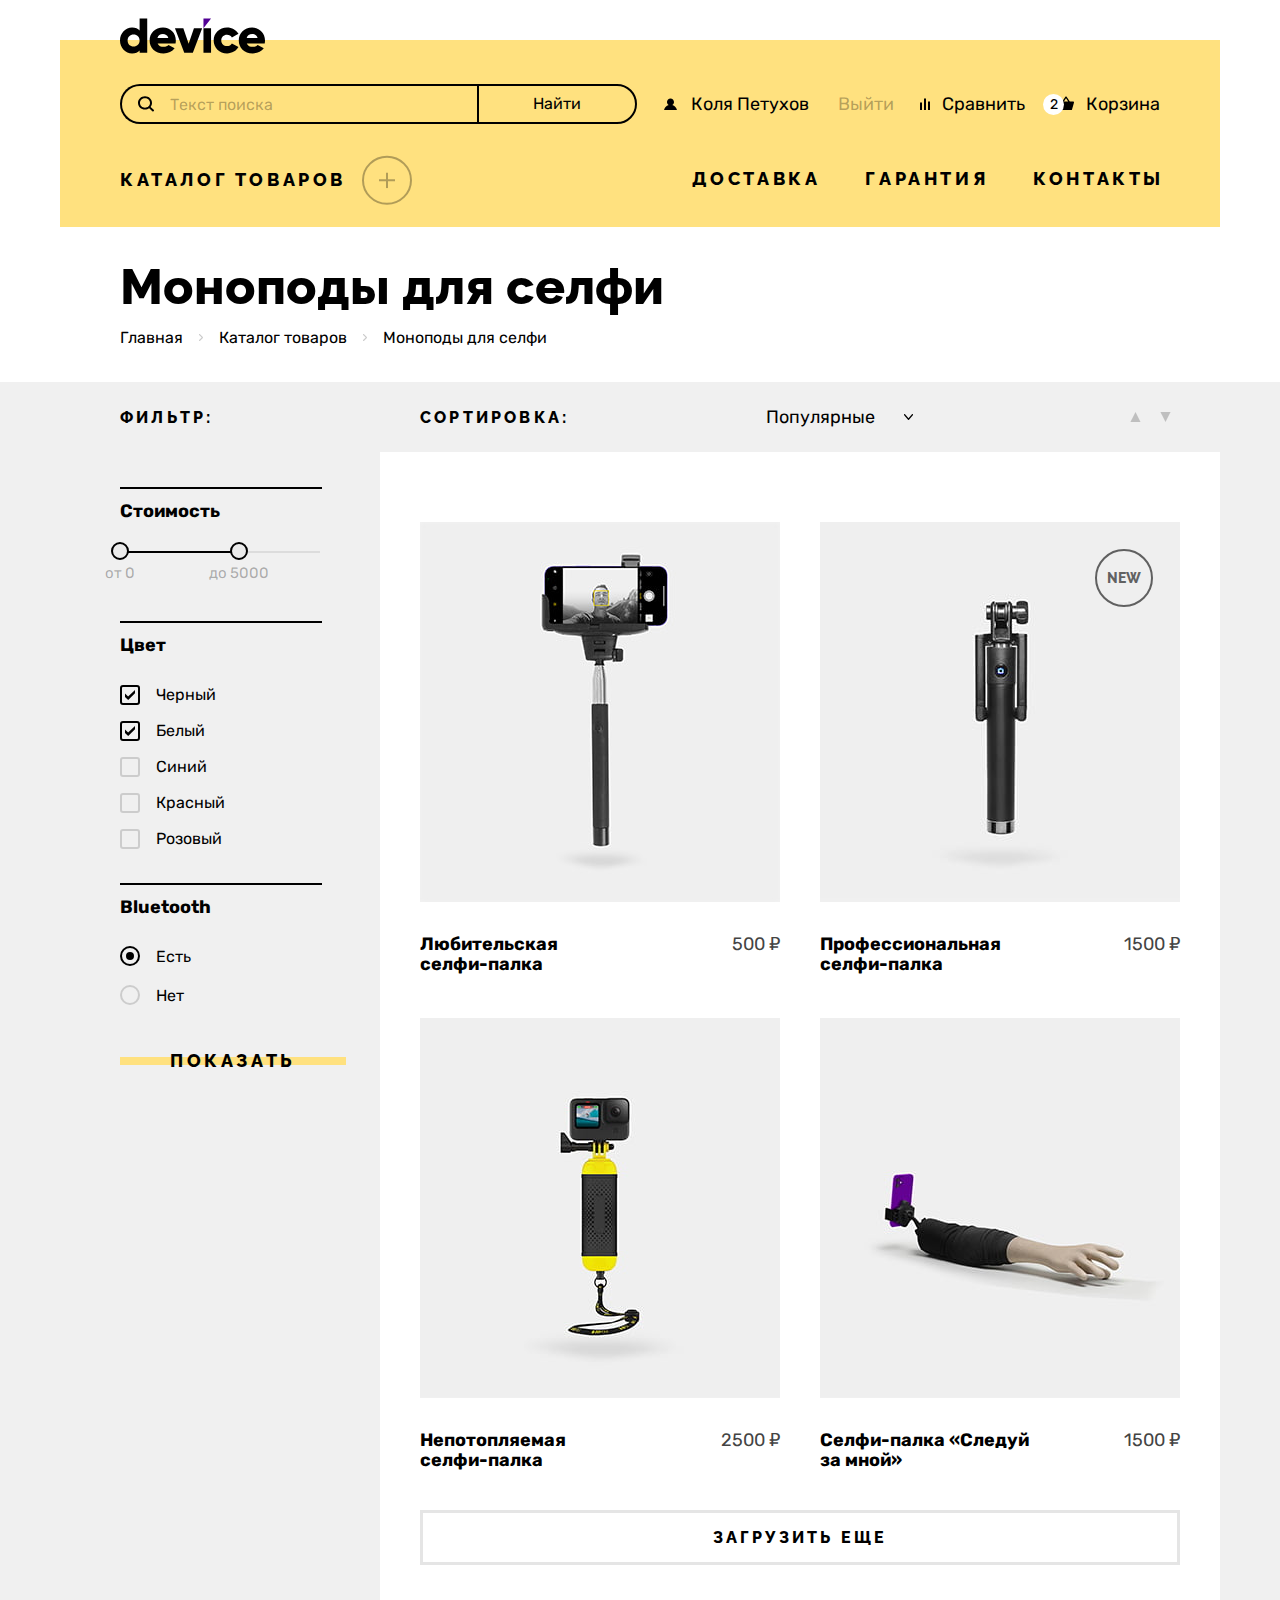
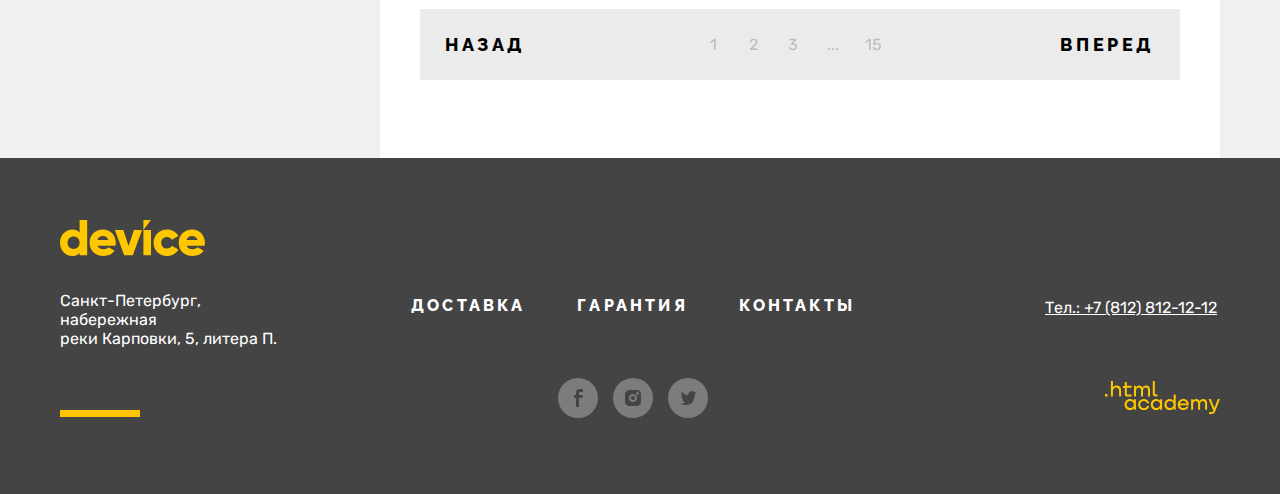
<file: 8/catalog.html>
<!DOCTYPE html>
<html lang="ru">
  <head>
    <meta charset="utf-8">
    <title>Моноподы для селфи</title>

    <link rel="stylesheet" href="styles/styles.css">
    <base href="https://htmlacademy-htmlcss.github.io/1605029-device-33/8/">
</head>

  <body>
    <!---------------- Шапка сайта ----------------->
    <header class="page-header">
      <div class="page-header-container">
        <nav class="header-navigation">
          <a class="header-navigation-logo" href="index.html">
            <img class="page-header-logo" src="images/header-logo.svg" width="145" height="36" alt="Логотип интернет-магазина «Device».">
          </a>
          <!-- Навигация - верхняя часть -->
          <div class="header-navigation-top">
            <form class="header-search-form" action="https://echo.htmlacademy.ru/" method="post">
              <input class="search-field" placeholder="Текст поиска" type="search" name="search-field" id="search-field" required>
              <button class="search-button" type="submit">Найти</button>
            </form>
            <ul class="navigation-user">
              <li class="navigation-user-item navigation-user-item-login">
                <a class="navigation-user-link user-link" href="#">
                  <svg class="navigation-icon" aria-hidden="true" focusable="false" width="13" height="12" xmlns="http://www.w3.org/2000/svg">
                    <path d="M0 12.39h13c-.2-2.6-2.1-4.8-4.7-5.5 1-.6 1.7-1.7 1.7-3 0-1.9-1.6-3.5-3.5-3.5S3 1.99 3 3.89c0 1.3.7 2.4 1.7 3-2.6.7-4.5 2.9-4.7 5.5Z"/>
                  </svg>
                  Коля Петухов
                </a>
                <a class="navigation-user-link exit-button" href="#">Выйти</a>
              </li>
              <li class="navigation-user-item">
                <a class="navigation-user-link user-compare-link" href="#">
                  <svg class="navigation-icon" aria-hidden="true" focusable="false" width="10" height="12" xmlns="http://www.w3.org/2000/svg">
                    <path d="M6 .39H4v12h2v-12ZM2 4.39H0v8h2v-8ZM10 3.39H8v9h2v-9Z"/>
                  </svg>
                  Сравнить
                </a>
              </li>
              <li class="navigation-user-item">
                <a class="navigation-user-link user-cart-link" href="#">
                  <svg class="navigation-icon navigation-icon-cart" aria-hidden="true" focusable="false" width="16" height="14"  xmlns="http://www.w3.org/2000/svg">
                    <path d="m15.3 5.39-3.5.2L8.6.69c-.1-.2-.4-.3-.6-.3-.2 0-.5.1-.6.3l-3.2 4.9H.7c-.4 0-.7.3-.7.7v.2l1.9 6.8c.2.7.7 1.1 1.4 1.1h9.4c.7 0 1.2-.4 1.4-1.1l1.9-6.9v-.2c0-.4-.3-.8-.7-.8ZM8 2.29l2.2 3.2H5.9L8 2.29Z"/>
                  </svg>
                  Корзина
                </a>
                <!-- Корзина. Поповер -->
                <div class="popover popover-cart">
                  <div class="popover-content">
                    <h2 class="visually-hidden">Корзина</h2>
                    <ul class="popover-cart-items">
                      <li class="popover-cart-item">
                        <a class="popover-cart-item-link" href="#">
                          <img class="cart-item-image" src="images/catalog/catalog-1-small.jpg" width="39" height="43" alt="">
                          <p class="cart-item-title">Любительская<br>селфи-палка</p>
                        </a>
                        <button type="button" class="popover-delete-button">
                          <span class="visually-hidden">Удалить из корзины.</span>
                        </button>
                      </li>
                      <li class="popover-cart-item">
                        <a class="popover-cart-item-link" href="#">
                          <img class="cart-item-image" src="images/catalog/catalog-2-small.jpg" width="39" height="43" alt="">
                          <p class="cart-item-title">Профессиональная<br>селфи-палка</p>
                        </a>
                        <button type="button" class="popover-delete-button">
                          <span class="visually-hidden">Удалить из корзины.</span>
                        </button>
                      </li>
                    </ul>
  
                    <ul class="cart-information-list">
                      <li class="cart-information-item">Товаров: 2</li>
                      <li class="cart-information-item">Сумма: 2000 ₽</li>
                    </ul>
                    <a class="popover-cart-link" href="#">Открыть корзину</a>
                  </div>
                </div>
              </li>
            </ul>
          </div>
          <!-- Навигация - нижняя часть -->
          <div class="header-navigation-bottom">
            <a class="catalog-link catalog-submenu-open-button" href="catalog.html">Каталог товаров</a>
            <ul class="navigation-info">
              <li class="navigation-info-item">
                <a class="navigation-info-link" href="#">Доставка</a>
              </li>
              <li class="navigation-info-item">
                <a class="navigation-info-link" href="#">Гарантия</a>
              </li>
              <li class="navigation-info-item">
                <a class="navigation-info-link" href="#">Контакты</a>
              </li>
            </ul>
          </div>
          <!-- Каталог - выпадающее меню -->
          <ul class="catalog-submenu hidden">
            <li class="catalog-submenu-column">
              <ul class="catalog-submenu-column-list">
                <li class="catalog-submenu-column-item">
                  <a href="#" class="catalog-submenu-link">Виртуальная реальность</a>
                </li>
                <li class="catalog-submenu-column-item">
                  <a href="catalog.html" class="catalog-submenu-link catalog-submenu-link-current">Моноподы для селфи</a>
                </li>
                <li class="catalog-submenu-column-item">
                  <a href="#" class="catalog-submenu-link">Экшн-камеры</a>
                </li>
              </ul>
            </li>
            <li class="catalog-submenu-column">
              <ul class="catalog-submenu-column-list">
                <li class="catalog-submenu-column-item">
                  <a href="#" class="catalog-submenu-link">Фитнес-браслеты</a>
                </li>
                <li class="catalog-submenu-column-item">
                  <a href="#" class="catalog-submenu-link">Умные часы</a>
                </li>
              </ul>
            </li>
            <li class="catalog-submenu-column">
              <ul class="catalog-submenu-column-list">
                <li class="catalog-submenu-column-item">
                  <a href="#" class="catalog-submenu-link">Квадрокоптеры</a>
                </li>
              </ul>
            </li>
          </ul>
        </nav>
      </div>
    </header>
    <!---------------- /Шапка сайта ----------------->

    <!----------- Основное содержимое страницы ----------->
    <main class="main-inner main-container">
      <header class="inner-header">
        <h1 class="inner-header-title">
          Моноподы для селфи
        </h1>
        <ol class="breadcrumbs">
          <li class="breadcrumbs-item">
            <a class="breadcrumbs-link" href="index.html">Главная</a>
          </li>
          <li class="breadcrumbs-item">
            <a class="breadcrumbs-link" href="catalog.html">Каталог товаров</a>
          </li>
          <li class="breadcrumbs-item">
            <a class="breadcrumbs-link">Моноподы для селфи</a>
          </li>
        </ol>
      </header>

      <section class="catalog-products">
        <h2 class="visually-hidden">Список моноподов с фильтрами.</h2>
        <!---------------- Фильтры ----------------->
        <div class="filters-container">
          <h3 class="catalog-products-subtitle">Фильтр:</h3>
          <form class="catalog-filters" action="https://echo.htmlacademy.ru/" method="get">
            <!---------------- Стоимость ----------------->
            <fieldset class="catalog-filters-group">
              <legend class="catalog-filters-title">Стоимость</legend>
              <div class="range">
                <div class="range-scale">
                  <div class="range-bar" style="left: 0; width: 119px;">
                    <button class="range-toggle toggle-min">
                      <span class="visually-hidden">Изменить минимальную стоимость.</span>
                    </button>
                    <button class="range-toggle toggle-max">
                      <span class="visually-hidden">Изменить минимальную стоимость.</span>
                    </button>
                  </div>
                </div>

                <div class="range-wrapper-inputs-outer">
                  <div class="range-wrapper-inputs-inner" style="left: 0; width: 119px;">
                    <label class="catalog-filters-label range-label-min">
                      от <input class="range-input visually-hidden" type="number" value="0" name="min-price">
                      <span class="range-value-min">0</span>
                    </label>
                    <label class="catalog-filters-label range-label-max">
                      до <input class="range-input visually-hidden" type="number" value="5000" name="min-price">
                      <span class="range-value-max">5000</span>
                    </label>
                  </div>
                </div>
              </div>
            </fieldset>
            
            <!---------------- Чекбоксы. Цвет ----------------->
            <fieldset class="catalog-filters-group">
              <legend class="catalog-filters-title">Цвет</legend>
              <ul class="catalog-filters-list">
                <li class="catalog-filters-item filters-checkbox-item">
                  <label class="control">
                    <input class="visually-hidden control-input" type="checkbox" name="black" checked>
                    <span class="control-mark"></span>
                    <span class="control-label">Черный</span>
                  </label>
                </li>
                <li class="catalog-filters-item filters-checkbox-item">
                  <label class="control">
                    <input class="visually-hidden control-input" type="checkbox" name="white" checked>
                    <span class="control-mark"></span>
                    <span class="control-label">Белый</span>
                  </label>
                </li>
                <li class="catalog-filters-item filters-checkbox-item">
                  <label class="control">
                    <input class="visually-hidden control-input" type="checkbox" name="blue">
                    <span class="control-mark"></span>
                    <span class="control-label">Синий</span>
                  </label>
                </li>
                <li class="catalog-filters-item filters-checkbox-item">
                  <label class="control">
                    <input class="visually-hidden control-input" type="checkbox" name="red">
                    <span class="control-mark"></span>
                    <span class="control-label">Красный</span>
                  </label>
                </li>
                <li class="catalog-filters-item filters-checkbox-item">
                  <label class="control">
                    <input class="visually-hidden control-input" type="checkbox" name="pink">
                    <span class="control-mark"></span>
                    <span class="control-label">Розовый</span>
                  </label>
                </li>
              </ul>
            </fieldset>

            <!---------------- Радио-кнопки. Bluetooth ----------------->
            <fieldset class="catalog-filters-group">
              <legend class="catalog-filters-title">Bluetooth</legend>
              <ul class="catalog-filters-list">
                <li class="catalog-filters-item filters-radio-item">
                  <label class="control">
                    <input class="visually-hidden control-input" type="radio" name="bluetooth" value="1" checked>
                    <span class="control-mark"></span>
                    <span class="control-label">Есть</span>
                  </label>
                </li>
                <li class="catalog-filters-item filters-radio-item">
                  <label class="control">
                    <input class="visually-hidden control-input" type="radio" name="bluetooth" value="0">
                    <span class="control-mark"></span>
                    <span class="control-label">Нет</span>
                  </label>
                </li>
              </ul>
            </fieldset>
            <button class="styled-link catalog-filters-button" type="submit">Показать</button>
          </form>
        </div>
        <!---------------- /Фильтры ----------------->

        <!---------------- Каталог товаров ----------------->
        <div class="catalog-container">
          <!-- Блок сортировки -->
          <div class="sorting-container">
            <h3 class="catalog-products-subtitle sorting-container-subtitle">Сортировка:</h3>
            <div class="select">
              <select class="select-control" aria-label="Сортировка">
                <option value="popular">Популярные</option>
                <option value="expensive">Стоимость</option>
              </select>
            </div>
            <a class="button-sort sorting-up" href="#">
              <span class="visually-hidden">По возрастанию</span>
            </a>
            <a class="button-sort sorting-down" href="#">
              <span class="visually-hidden">По убыванию</span>
            </a>
          </div>

          <!-- Список товаров -->
          <h3 class="visually-hidden">Список товаров</h3>
          <ul class="product-list">
            <li class="product-card">
              <a class="product-card-link" href="#">
                <img class="product-card-image" src="images/catalog/catalog-1.jpg" width="360" height="380" alt="">
                <div class="product-card-content">
                  <h4 class="product-card-title">Любительская<br>селфи-палка</h4>
                  <span class="product-card-price">500 ₽</span>
                </div>  
                <div class="product-card-detailed-wrapper">
                  <div class="product-card-detailed-inner">Подробнее</div>  
                </div>
              </a>
            </li>
            <li class="product-card new-product">
              <a class="product-card-link" href="#">
                <img class="product-card-image" src="images/catalog/catalog-2.jpg" width="360" height="380" alt="">
                <div class="product-card-content">
                  <h4 class="product-card-title">Профессиональная<br>селфи-палка</h4>
                  <span class="product-card-price">1500 ₽</span>
                </div>
                <div class="product-card-detailed-wrapper">
                  <div class="product-card-detailed-inner">Подробнее</div>  
                </div>
              </a>
            </li>
            <li class="product-card">
              <a class="product-card-link" href="#">
                <img class="product-card-image" src="images/catalog/catalog-3.jpg" width="360" height="380" alt="">
                <div class="product-card-content">
                  <h4 class="product-card-title">Непотопляемая<br>селфи-палка</h4>
                  <span class="product-card-price">2500 ₽</span>
                </div>
                <div class="product-card-detailed-wrapper">
                  <div class="product-card-detailed-inner">Подробнее</div>  
                </div>
              </a>
            </li>
            <li class="product-card">
              <a class="product-card-link" href="#">
                <img class="product-card-image" src="images/catalog/catalog-4.jpg" width="360" height="380" alt="">
                <div class="product-card-content">
                  <h4 class="product-card-title">Селфи-палка &laquo;Следуй<br>за мной&raquo;</h4>
                  <span class="product-card-price">1500 ₽</span>
                </div>
                <div class="product-card-detailed-wrapper">
                  <div class="product-card-detailed-inner">Подробнее</div>  
                </div>
              </a>
            </li>
          </ul>

          <!-- Пагинация -->
          <button class="pagination-show-more" type="button">Загрузить еще</button>
          <ul class="pagination">
            <li class="pagination-item pagination-item-back">
              <a class="pagination-back" href="#">Назад</a>
            </li>
            <li class="pagination-item pagination-page-number">
              <a class="pagination-link" href="#">
                <span class="pagination-page-number-positioner">1</span>
              </a>
            </li>
            <li class="pagination-item pagination-page-number">
              <a class="pagination-link" href="#">
                <span class="pagination-page-number-positioner">2</span>
              </a>
            </li>
            <li class="pagination-item pagination-page-number">
              <a class="pagination-link" href="#">
                <span class="pagination-page-number-positioner">3</span>
              </a>
            </li>
            <li class="pagination-item pagination-page-number">
              <a class="pagination-link" href="#">
                <span class="pagination-page-number-positioner">...</span>
              </a>
            </li>
            <li class="pagination-item pagination-page-number">
              <a class="pagination-link" href="#">
                <span class="pagination-page-number-positioner">15</span>
              </a>
            </li>
            <li class="pagination-item pagination-item-forward">
              <a class="pagination-forward" href="#">Вперед</a>
            </li>
          </ul>
        </div>
        <!---------------- /Каталог товаров ----------------->
      </section>
    </main>
    <!----------- /Основное содержимое страницы ----------->

    <!------------------- Подвал сайта ------------------>
    <footer class="page-footer">
      <div class="page-footer-container">
        <!-- Адрес -->
        <section class="footer-address">
          <h2 class="visually-hidden">Наш адрес.</h2>
          <a class="footer-logo-link" href="#">
            <img class="footer-address-logo" src="images/footer-logo.svg" width="145" height="36" alt="Логотип интернет-магазина «Device».">
          </a>
          <address class="footer-address-text">
            Санкт-Петербург, набережная<br>реки Карповки, 5, литера П.
          </address>
        </section>

        <!-- Навигация и Соц. сети -->
        <section class="footer-navigation-and-social">
          <ul class="footer-navigation">
            <li class="footer-navigation-item">
              <a class="footer-navigation-link" href="delivery.html">Доставка</a>
            </li>
            <li class="footer-navigation-item">
              <a class="footer-navigation-link" href="warranty.html">Гарантия</a>
            </li>
            <li class="footer-navigation-item">
              <a class="footer-navigation-link" href="contacts.html">Контакты</a>
            </li>
          </ul>
          <h2 class="visually-hidden">Мы в соцсетях.</h2>
          <ul class="footer-social-list">
            <li class="footer-social-item">
              <a class="footer-social-link" href="https://www.facebook.com/htmlacademy">
                <span class="visually-hidden">Фейсбук.</span>
                <svg class="footer-social-icon footer-social-fb-icon" aria-hidden="true" focusable="false" width="9" height="18" xmlns="http://www.w3.org/2000/svg">
                  <path d="M6.5 3H9V0H5.6C2.8 0 2 1.7 2 4.2V6H0v3h2v9h3V9h3.3l.6-3H5V4.5C5 3.7 5.3 3 6.5 3Z"/>
                </svg>
              </a>
            </li>
            <li class="footer-social-item">
              <a class="footer-social-link" href="https://www.instagram.com/htmlacademy">
                <span class="visually-hidden">Инстаграм.</span>
                <svg class="footer-social-icon footer-social-icon-instagram" aria-hidden="true" focusable="false" width="16" height="16" xmlns="http://www.w3.org/2000/svg">
                  <path d="M8 10a2 2 0 1 0 0-4 2 2 0 0 0 0 4Z"/>
                  <path d="M14.7 1.3c-.9-.9-2-1.3-3.4-1.3H4.7C1.9 0 0 1.9 0 4.7v6.6c0 1.4.4 2.6 1.4 3.4.9.9 2 1.3 3.3 1.3h6.6c1.4 0 2.6-.4 3.4-1.3.8-.9 1.3-2 1.3-3.4V4.7c0-1.4-.4-2.6-1.3-3.4ZM8 12.1c-2.2 0-4.1-1.8-4.1-4.1S5.8 3.9 8 3.9c2.2 0 4.1 1.8 4.1 4.1s-1.9 4.1-4.1 4.1Zm4.6-7.4c-.7 0-1.3-.5-1.3-1.3s.5-1.3 1.3-1.3c.7 0 1.3.6 1.3 1.3 0 .7-.6 1.3-1.3 1.3Z"/>
                </svg>
              </a>
            </li>
            <li class="footer-social-item">
              <a class="footer-social-link" href="https://www.twitter.com/htmlacademy_ru">
                <span class="visually-hidden">Твиттер.</span>
                <svg class="footer-social-icon footer-social-icon-tw" aria-hidden="true" focusable="false" width="15" height="15" xmlns="http://www.w3.org/2000/svg">
                  <path d="M9.7.16c1.5-.5 2.6.3 3.2 1.1.5-.2 1.1-.4 1.7-.6 0 .8-.5 1.4-.8 1.6.7.2 1.2-.4 1.2-.4-.1.9-.9 1.7-1.4 1.9-.2 6.3-2.8 10.4-8.9 10.3h-.4c-.3 0-3.7-.4-4.3-1.8 2 .2 3.4-.4 4.1-1.1-.8-.3-2.4-.4-2.6-2.8.3.2.5.3 1.1.2-1.1-.8-2.3-1.5-2.2-3.5.3.3.9.5 1.2.4C1 5.26-.2 2.36.8.86c1.6 1.7 3.3 3.4 6.3 3.5.2-2.1 1-3.5 2.6-4.2Z"/>
                </svg>
              </a>
            </li>
          </ul>
        </section>

        <!-- Телефон и лого HTML-Academy-->
        <section class="footer-phone">
          <h2 class="visually-hidden">Наш телефон.</h2>
          <a class="footer-phone-link" href="tel:+78128121212">Тел.: +7 (812) 812-12-12</a>
          <a class="htmlacademy-link" href="https://htmlacademy.ru/">
            <span class="visually-hidden">Сделано в .html academy.</span>
            <svg class="htmlacademy-logo" aria-hidden="true" focusable="false" width="115" height="33" xmlns="http://www.w3.org/2000/svg">
              <path d="M0 12.9v2.6h2.5v-2.6H0ZM11.6 4.5c-1.6 0-2.8.7-3.6 1.7h-.1V0h-2v15.5h2v-5.3c0-2.1 1.3-3.6 3.3-3.6 1.8 0 2.9 1.4 2.9 3.2v5.7h2V9.4c.1-3-1.8-4.9-4.5-4.9ZM26.6 4.8h-4.8V1.1h-2v3.8h-1.9v2h1.9v6c0 1.7 1 2.7 2.7 2.7h4.1v-2h-3.7c-.7 0-1.1-.4-1.1-1.1V6.8h4.8v-2ZM41.1 4.6c-1.6 0-2.9.8-3.5 2.1h-.1c-.6-1.2-1.8-2.1-3.4-2.1-1.4 0-2.5.8-3.1 1.8h-.1V4.8H29v10.6h2V10c0-2 1-3.5 2.6-3.5 1.5 0 2.4 1 2.4 2.6v6.3h2V9.8c0-2.4 1.4-3.3 2.6-3.3 1.5 0 2.4 1 2.4 2.6v6.3h2V8.9c.1-2.5-1.4-4.3-3.9-4.3ZM47.8 12.7c0 1.7 1 2.7 2.8 2.7h2v-2h-1.7c-.7 0-1.1-.4-1.1-1.1V0h-2v12.7ZM28.9 19.7c-.9-1.1-2.2-1.8-3.9-1.8-3.1 0-5.4 2.3-5.4 5.6s2.3 5.6 5.4 5.6c1.8 0 3-.8 3.8-1.9h.1v1.6h2V18.2h-2v1.5Zm-3.6 7.4c-2.2 0-3.6-1.6-3.6-3.6s1.4-3.6 3.6-3.6 3.6 1.6 3.6 3.6c0 1.9-1.4 3.6-3.6 3.6ZM44.2 22c-.5-2.4-2.6-4.1-5.4-4.1a5.4 5.4 0 0 0-5.6 5.6c0 3.1 2.2 5.6 5.6 5.6 2.8 0 4.9-1.8 5.4-4.2h-2.1a3.4 3.4 0 0 1-3.3 2.3c-2.2 0-3.6-1.6-3.6-3.6s1.4-3.6 3.6-3.6c1.6 0 2.8 1 3.3 2.2h2.1V22ZM55.1 19.7c-.9-1.1-2.2-1.8-3.9-1.8-3.1 0-5.4 2.3-5.4 5.6s2.3 5.6 5.4 5.6c1.8 0 3-.8 3.8-1.9h.1v1.6h2V18.2h-2v1.5Zm-3.6 7.4c-2.2 0-3.6-1.6-3.6-3.6s1.4-3.6 3.6-3.6 3.6 1.6 3.6 3.6c0 1.9-1.5 3.6-3.6 3.6ZM68.7 19.8c-.9-1.1-2.2-1.9-3.9-1.9-3.1 0-5.4 2.3-5.4 5.6s2.2 5.6 5.4 5.6c1.7 0 3-.8 3.8-1.8h.1v1.5h2V13.4h-2v6.4Zm-3.6 7.3c-2.2 0-3.6-1.6-3.6-3.6s1.4-3.6 3.6-3.6 3.6 1.6 3.6 3.6c-.1 2-1.5 3.6-3.6 3.6ZM78.3 17.9c-3.3 0-5.5 2.5-5.5 5.6 0 3 2.1 5.6 5.5 5.6 2.5 0 4.5-1.3 5.2-3.6h-2.1c-.5 1-1.6 1.6-3 1.6-1.9 0-3.3-1.3-3.4-2.9h8.8c.2-3.6-2-6.3-5.5-6.3Zm0 1.9c1.7 0 3 1 3.3 2.6h-6.5c.3-1.5 1.5-2.6 3.2-2.6ZM98.2 17.9c-1.6 0-2.9.8-3.6 2h-.1c-.6-1.2-1.8-2-3.4-2-1.4 0-2.5.7-3.1 1.8v-1.5h-1.9v10.6h2v-5.4c0-2 1-3.4 2.6-3.5 1.5 0 2.4 1 2.4 2.6v6.3h2v-5.6c0-2.4 1.4-3.3 2.6-3.3 1.5 0 2.4 1 2.4 2.6v6.3h2v-6.5c.1-2.6-1.4-4.4-3.9-4.4ZM109.4 27l-3.6-8.9h-2.2l4.8 11.6c-.3.9-.7 1.2-1.7 1.2h-2.5v2h2.5c1.8 0 2.8-.8 3.5-2.6l4.7-12.2h-2.1l-3.4 8.9Z"/>
            </svg>
          </a>
        </section>
      </div>
    </footer>
    <!------------------- /Подвал сайта ------------------>
  </body>
</html>
</file>
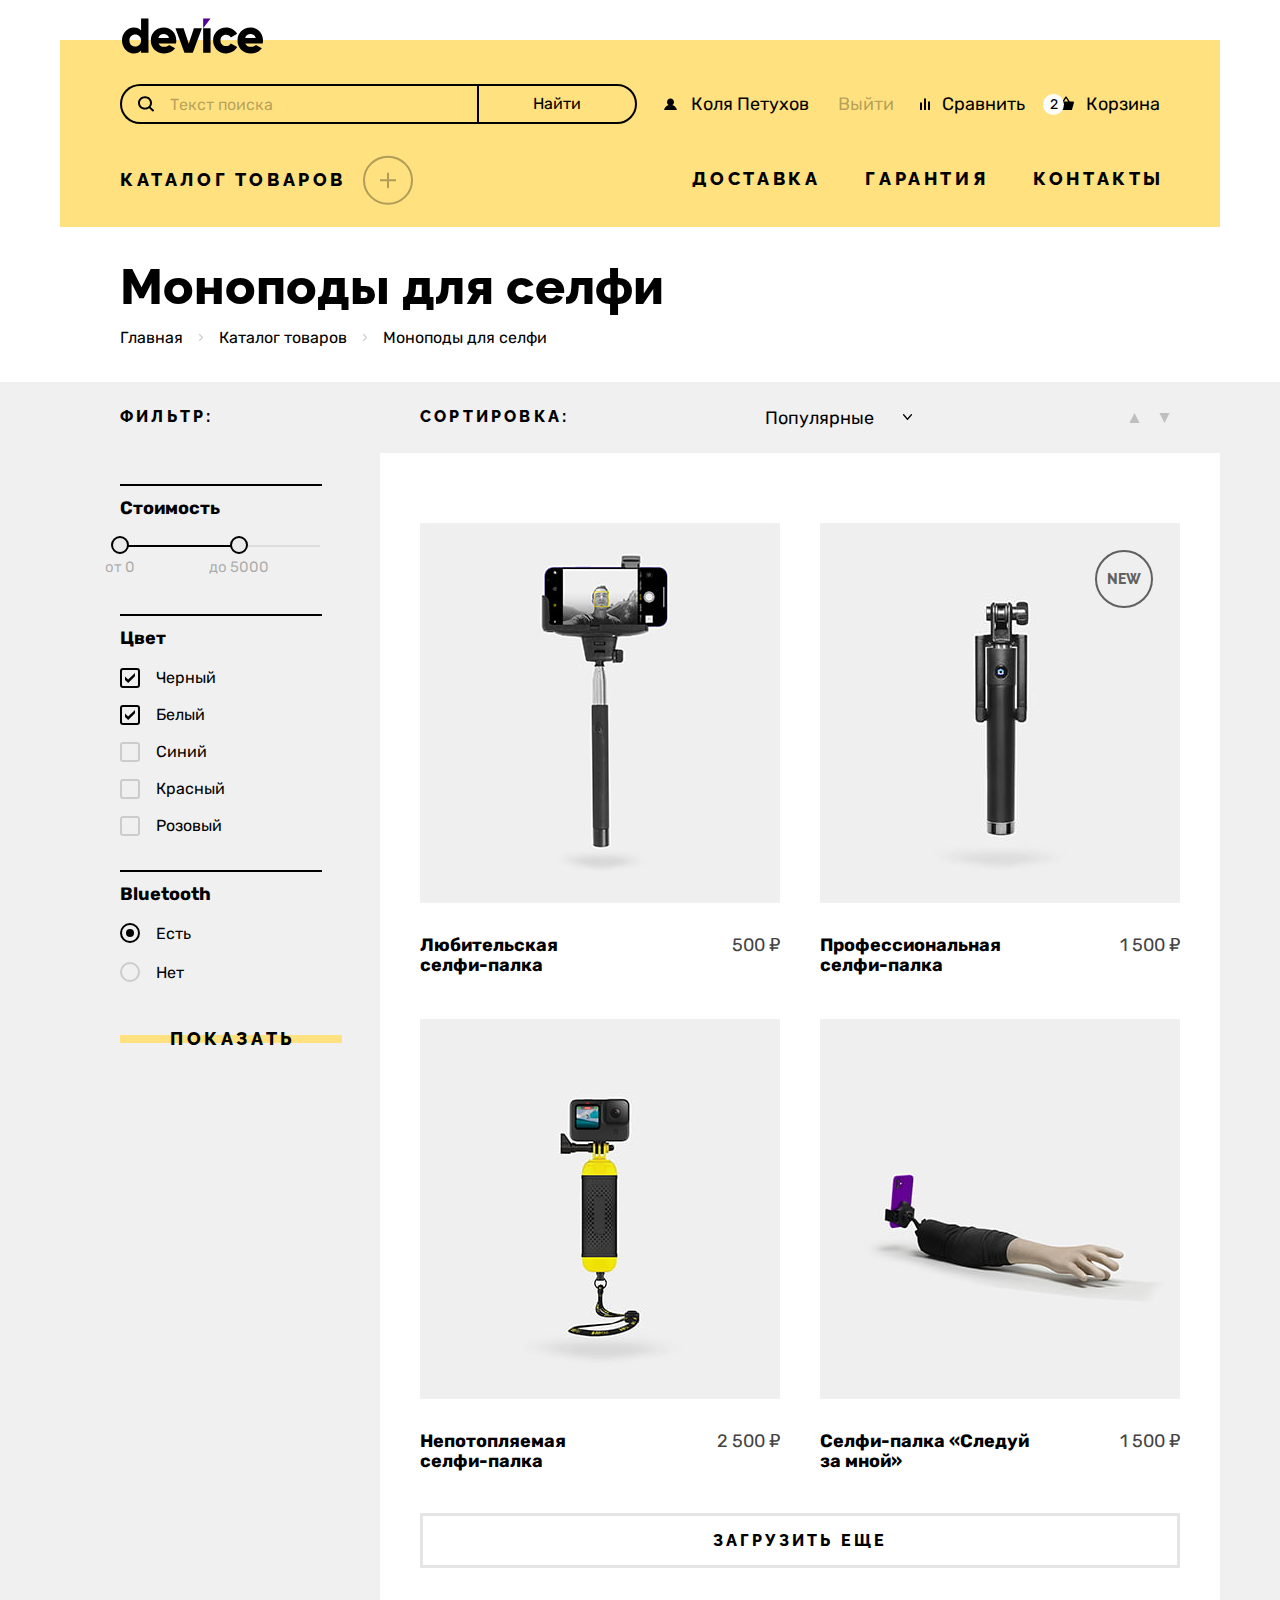
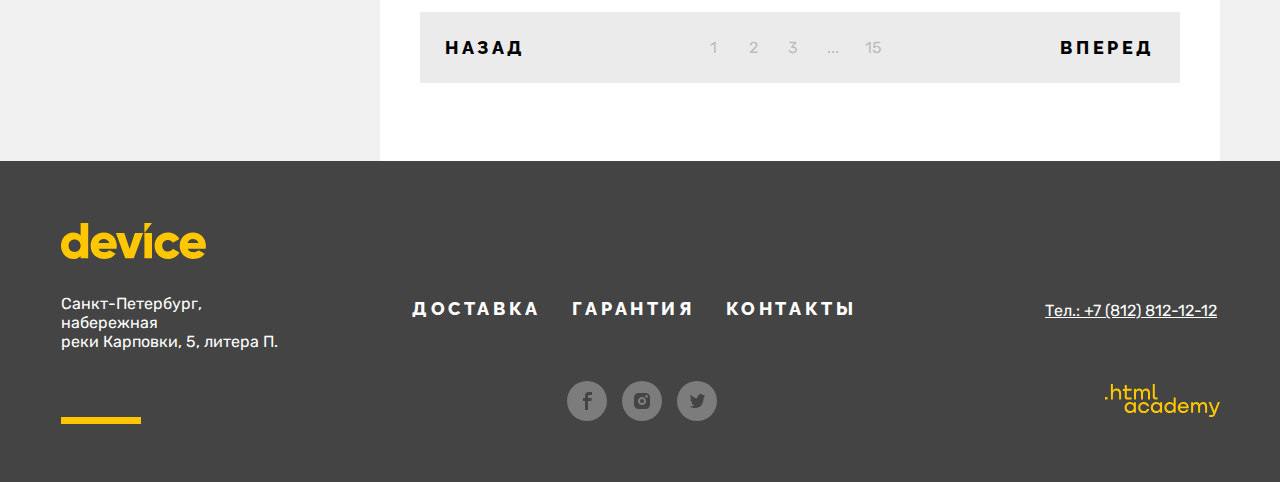
<file: master/catalog.html>
<!DOCTYPE html>
<html lang="ru">
  <head>
    <meta charset="utf-8">
    <title>Моноподы для селфи</title>
    <link rel="icon" type="image/png" sizes="32x32" href="images/icons/favicon-32x32.png">
    <link rel="stylesheet" href="styles/styles.css">
    <base href="https://htmlacademy-htmlcss.github.io/1605029-device-33/master/">
</head>

  <body>
    <!---------------- Шапка сайта ----------------->
    <header class="page-header">
      <div class="page-header-container">
        <nav class="header-navigation">
          <a class="header-navigation-logo" href="index.html">
            <img class="page-header-logo" src="images/header-logo.svg" width="145" height="36" alt="Логотип интернет-магазина «Device».">
          </a>
          <!-- Навигация - верхняя часть -->
          <div class="header-navigation-top">
            <form class="header-search-form" action="https://echo.htmlacademy.ru/" method="post">
              <input class="search-field" placeholder="Текст поиска" type="search" name="search-field" id="search-field" required>
              <button class="search-button" type="submit">Найти</button>
            </form>
            <ul class="navigation-user">
              <li class="navigation-user-item navigation-user-item-login">
                <a class="navigation-user-link user-link" href="#">
                  <svg class="navigation-icon" aria-hidden="true" focusable="false" width="13" height="12" xmlns="http://www.w3.org/2000/svg">
                    <path d="M0 12.39h13c-.2-2.6-2.1-4.8-4.7-5.5 1-.6 1.7-1.7 1.7-3 0-1.9-1.6-3.5-3.5-3.5S3 1.99 3 3.89c0 1.3.7 2.4 1.7 3-2.6.7-4.5 2.9-4.7 5.5Z"/>
                  </svg>
                  Коля Петухов
                </a>
                <a class="navigation-user-link exit-button" href="#">Выйти</a>
              </li>
              <li class="navigation-user-item">
                <a class="navigation-user-link user-compare-link" href="#">
                  <svg class="navigation-icon" aria-hidden="true" focusable="false" width="10" height="12" xmlns="http://www.w3.org/2000/svg">
                    <path d="M6 .39H4v12h2v-12ZM2 4.39H0v8h2v-8ZM10 3.39H8v9h2v-9Z"/>
                  </svg>
                  Сравнить
                </a>
              </li>
              <li class="navigation-user-item">
                <a class="navigation-user-link user-cart-link" href="#">
                  <svg class="navigation-icon navigation-icon-cart" aria-hidden="true" focusable="false" width="16" height="14"  xmlns="http://www.w3.org/2000/svg">
                    <path d="m15.3 5.39-3.5.2L8.6.69c-.1-.2-.4-.3-.6-.3-.2 0-.5.1-.6.3l-3.2 4.9H.7c-.4 0-.7.3-.7.7v.2l1.9 6.8c.2.7.7 1.1 1.4 1.1h9.4c.7 0 1.2-.4 1.4-1.1l1.9-6.9v-.2c0-.4-.3-.8-.7-.8ZM8 2.29l2.2 3.2H5.9L8 2.29Z"/>
                  </svg>
                  Корзина
                </a>
                <!-- Корзина. Поповер -->
                <div class="popover popover-cart">
                  <div class="popover-content">
                    <h2 class="visually-hidden">Корзина</h2>
                    <ul class="popover-cart-items">
                      <li class="popover-cart-item">
                        <a class="popover-cart-item-link" href="#">
                          <img class="cart-item-image" src="images/catalog/catalog-1-small.jpg" width="39" height="43" alt="">
                          <p class="cart-item-title">Любительская<br>селфи-палка</p>
                        </a>
                        <button type="button" class="popover-delete-button">
                          <span class="visually-hidden">Удалить из корзины.</span>
                        </button>
                      </li>
                      <li class="popover-cart-item">
                        <a class="popover-cart-item-link" href="#">
                          <img class="cart-item-image" src="images/catalog/catalog-2-small.jpg" width="39" height="43" alt="">
                          <p class="cart-item-title">Профессиональная<br>селфи-палка</p>
                        </a>
                        <button type="button" class="popover-delete-button">
                          <span class="visually-hidden">Удалить из корзины.</span>
                        </button>
                      </li>
                    </ul>
  
                    <ul class="cart-information-list">
                      <li class="cart-information-item">Товаров: 2</li>
                      <li class="cart-information-item">Сумма: 2000 ₽</li>
                    </ul>
                    <a class="popover-cart-link" href="#">Открыть корзину</a>
                  </div>
                </div>
              </li>
            </ul>
          </div>
          <!-- Навигация - нижняя часть -->
          <div class="header-navigation-bottom">
            <a class="catalog-link catalog-submenu-open-button" href="catalog.html">Каталог товаров</a>
            <ul class="navigation-info">
              <li class="navigation-info-item">
                <a class="navigation-info-link" href="#">Доставка</a>
              </li>
              <li class="navigation-info-item">
                <a class="navigation-info-link" href="#">Гарантия</a>
              </li>
              <li class="navigation-info-item">
                <a class="navigation-info-link" href="#">Контакты</a>
              </li>
            </ul>
          </div>
          <!-- Каталог - выпадающее меню -->
          <ul class="catalog-submenu hidden">
            <li class="catalog-submenu-column">
              <ul class="catalog-submenu-column-list">
                <li class="catalog-submenu-column-item">
                  <a href="#" class="catalog-submenu-link">Виртуальная реальность</a>
                </li>
                <li class="catalog-submenu-column-item">
                  <a href="catalog.html" class="catalog-submenu-link catalog-submenu-link-current">Моноподы для селфи</a>
                </li>
                <li class="catalog-submenu-column-item">
                  <a href="#" class="catalog-submenu-link">Экшн-камеры</a>
                </li>
              </ul>
            </li>
            <li class="catalog-submenu-column">
              <ul class="catalog-submenu-column-list">
                <li class="catalog-submenu-column-item">
                  <a href="#" class="catalog-submenu-link">Фитнес-браслеты</a>
                </li>
                <li class="catalog-submenu-column-item">
                  <a href="#" class="catalog-submenu-link">Умные часы</a>
                </li>
              </ul>
            </li>
            <li class="catalog-submenu-column">
              <ul class="catalog-submenu-column-list">
                <li class="catalog-submenu-column-item">
                  <a href="#" class="catalog-submenu-link">Квадрокоптеры</a>
                </li>
              </ul>
            </li>
          </ul>
        </nav>
      </div>
    </header>
    <!---------------- /Шапка сайта ----------------->

    <!----------- Основное содержимое страницы ----------->
    <main class="main-inner main-container">
      <header class="inner-header">
        <h1 class="inner-header-title">
          Моноподы для селфи
        </h1>
        <ol class="breadcrumbs">
          <li class="breadcrumbs-item">
            <a class="breadcrumbs-link" href="index.html">Главная</a>
          </li>
          <li class="breadcrumbs-item">
            <a class="breadcrumbs-link" href="catalog.html">Каталог товаров</a>
          </li>
          <li class="breadcrumbs-item">
            <a class="breadcrumbs-link">Моноподы для селфи</a>
          </li>
        </ol>
      </header>

      <section class="catalog-products">
        <h2 class="visually-hidden">Список моноподов с фильтрами.</h2>
        <!---------------- Фильтры ----------------->
        <div class="filters-container">
          <h3 class="catalog-products-subtitle">Фильтр:</h3>
          <form class="catalog-filters" action="https://echo.htmlacademy.ru/" method="get">
            <!---------------- Стоимость. Range-slider ----------------->
            <fieldset class="catalog-filters-group">
              <legend class="catalog-filters-title range-title">Стоимость</legend>
              <div class="range">
                <div class="range-scale">
                  <div class="range-bar" style="left: 0; width: 119px;">
                    <button class="range-toggle toggle-min" type="button">
                      <span class="visually-hidden">Изменить минимальную стоимость.</span>
                    </button>
                    <button class="range-toggle toggle-max" type="button">
                      <span class="visually-hidden">Изменить минимальную стоимость.</span>
                    </button>
                  </div>
                </div>

                <div class="range-wrapper-inputs-outer">
                  <div class="range-wrapper-inputs-inner" style="left: 0; width: 119px;">
                    <label class="catalog-filters-label range-label-min">
                      от <input class="range-input visually-hidden" type="number" value="0" name="min-price">
                      <span class="range-value-min">0</span>
                    </label>
                    <label class="catalog-filters-label range-label-max">
                      до <input class="range-input visually-hidden" type="number" value="5000" name="min-price">
                      <span class="range-value-max">5000</span>
                    </label>
                  </div>
                </div>
              </div>
            </fieldset>
            
            <!---------------- Чекбоксы. Цвет ----------------->
            <fieldset class="catalog-filters-group">
              <legend class="catalog-filters-title">Цвет</legend>
              <ul class="catalog-filters-list">
                <li class="catalog-filters-item filters-checkbox-item">
                  <label class="control">
                    <input class="visually-hidden control-input" type="checkbox" name="black" checked>
                    <span class="control-mark"></span>
                    <span class="control-label">Черный</span>
                  </label>
                </li>
                <li class="catalog-filters-item filters-checkbox-item">
                  <label class="control">
                    <input class="visually-hidden control-input" type="checkbox" name="white" checked>
                    <span class="control-mark"></span>
                    <span class="control-label">Белый</span>
                  </label>
                </li>
                <li class="catalog-filters-item filters-checkbox-item">
                  <label class="control">
                    <input class="visually-hidden control-input" type="checkbox" name="blue">
                    <span class="control-mark"></span>
                    <span class="control-label">Синий</span>
                  </label>
                </li>
                <li class="catalog-filters-item filters-checkbox-item">
                  <label class="control">
                    <input class="visually-hidden control-input" type="checkbox" name="red">
                    <span class="control-mark"></span>
                    <span class="control-label">Красный</span>
                  </label>
                </li>
                <li class="catalog-filters-item filters-checkbox-item">
                  <label class="control">
                    <input class="visually-hidden control-input" type="checkbox" name="pink">
                    <span class="control-mark"></span>
                    <span class="control-label">Розовый</span>
                  </label>
                </li>
              </ul>
            </fieldset>

            <!---------------- Радио-кнопки. Bluetooth ----------------->
            <fieldset class="catalog-filters-group">
              <legend class="catalog-filters-title">Bluetooth</legend>
              <ul class="catalog-filters-list">
                <li class="catalog-filters-item filters-radio-item">
                  <label class="control">
                    <input class="visually-hidden control-input" type="radio" name="bluetooth" value="1" checked>
                    <span class="control-mark"></span>
                    <span class="control-label">Есть</span>
                  </label>
                </li>
                <li class="catalog-filters-item filters-radio-item">
                  <label class="control">
                    <input class="visually-hidden control-input" type="radio" name="bluetooth" value="0">
                    <span class="control-mark"></span>
                    <span class="control-label">Нет</span>
                  </label>
                </li>
              </ul>
            </fieldset>
            <button class="styled-link catalog-filters-button" type="submit">Показать</button>
          </form>
        </div>
        <!---------------- /Фильтры ----------------->

        <!---------------- Каталог товаров ----------------->
        <div class="catalog-container">
          <!-- Блок сортировки -->
          <div class="sorting-container">
            <h3 class="catalog-products-subtitle sorting-container-subtitle">Сортировка:</h3>
            <div class="select">
              <select class="select-control" aria-label="Сортировка">
                <option value="popular">Популярные</option>
                <option value="expensive">Стоимость</option>
              </select>
            </div>
            <a class="button-sort sorting-up" href="#">
              <span class="visually-hidden">По возрастанию</span>
            </a>
            <a class="button-sort sorting-down" href="#">
              <span class="visually-hidden">По убыванию</span>
            </a>
          </div>

          <!-- Список товаров -->
          <h3 class="visually-hidden">Список товаров</h3>
          <ul class="product-list">
            <li class="product-card">
              <a class="product-card-link" href="#">
                <img class="product-card-image" src="images/catalog/catalog-1.jpg" width="360" height="380" alt="">
                <div class="product-card-content">
                  <h4 class="product-card-title">Любительская<br>селфи-палка</h4>
                  <span class="product-card-price">500 ₽</span>
                </div>  
              </a>
              <button class="product-card-detailed-button styled-link" type="button">Подробнее</button>
            </li>
            <li class="product-card new-product">
              <a class="product-card-link" href="#">
                <img class="product-card-image" src="images/catalog/catalog-2.jpg" width="360" height="380" alt="">
                <div class="product-card-content">
                  <h4 class="product-card-title">Профессиональная<br>селфи-палка</h4>
                  <span class="product-card-price">1&nbsp;500 ₽</span>
                </div>
              </a>
              <button class="product-card-detailed-button styled-link" type="button">Подробнее</button>
            </li>
            <li class="product-card">
              <a class="product-card-link" href="#">
                <img class="product-card-image" src="images/catalog/catalog-3.jpg" width="360" height="380" alt="">
                <div class="product-card-content">
                  <h4 class="product-card-title">Непотопляемая<br>селфи-палка</h4>
                  <span class="product-card-price">2&nbsp;500 ₽</span>
                </div>
              </a>
              <button class="product-card-detailed-button styled-link" type="button">Подробнее</button>
            </li>
            <li class="product-card">
              <a class="product-card-link" href="#">
                <img class="product-card-image" src="images/catalog/catalog-4.jpg" width="360" height="380" alt="">
                <div class="product-card-content">
                  <h4 class="product-card-title">Селфи-палка &laquo;Следуй<br>за мной&raquo;</h4>
                  <span class="product-card-price">1&nbsp;500 ₽</span>
                </div>
              </a>
              <button class="product-card-detailed-button styled-link" type="button">Подробнее</button>
            </li>
          </ul>

          <!-- Пагинация -->
          <button class="pagination-show-more" type="button">Загрузить еще</button>
          <ul class="pagination">
            <li class="pagination-item pagination-item-back">
              <a class="pagination-back" href="#">Назад</a>
            </li>
            <li class="pagination-item pagination-page-number">
              <a class="pagination-link" href="#">
                <span class="pagination-page-number-positioner">1</span>
              </a>
            </li>
            <li class="pagination-item pagination-page-number">
              <a class="pagination-link" href="#">
                <span class="pagination-page-number-positioner">2</span>
              </a>
            </li>
            <li class="pagination-item pagination-page-number">
              <a class="pagination-link" href="#">
                <span class="pagination-page-number-positioner">3</span>
              </a>
            </li>
            <li class="pagination-item pagination-page-number">
              <a class="pagination-link" href="#">
                <span class="pagination-page-number-positioner">...</span>
              </a>
            </li>
            <li class="pagination-item pagination-page-number">
              <a class="pagination-link" href="#">
                <span class="pagination-page-number-positioner">15</span>
              </a>
            </li>
            <li class="pagination-item pagination-item-forward">
              <a class="pagination-forward" href="#">Вперед</a>
            </li>
          </ul>
        </div>
        <!---------------- /Каталог товаров ----------------->
      </section>
    </main>
    <!----------- /Основное содержимое страницы ----------->

    <!------------------- Подвал сайта ------------------>
    <footer class="page-footer">
      <div class="page-footer-container">
        <!-- Адрес -->
        <section class="footer-address">
          <h2 class="visually-hidden">Наш адрес.</h2>
          <a class="footer-logo-link" href="#">
            <img class="footer-address-logo" src="images/footer-logo.svg" width="145" height="36" alt="Логотип интернет-магазина «Device».">
          </a>
          <address class="footer-address-text">
            Санкт-Петербург, набережная<br>реки Карповки, 5, литера П.
          </address>
        </section>

        <!-- Навигация и Соц. сети -->
        <section class="footer-navigation-and-social">
          <ul class="footer-navigation">
            <li class="footer-navigation-item">
              <a class="footer-navigation-link" href="delivery.html">Доставка</a>
            </li>
            <li class="footer-navigation-item">
              <a class="footer-navigation-link" href="warranty.html">Гарантия</a>
            </li>
            <li class="footer-navigation-item">
              <a class="footer-navigation-link" href="contacts.html">Контакты</a>
            </li>
          </ul>
          <h2 class="visually-hidden">Мы в соцсетях.</h2>
          <ul class="footer-social-list">
            <li class="footer-social-item">
              <a class="footer-social-link" href="https://www.facebook.com/htmlacademy">
                <span class="visually-hidden">Фейсбук.</span>
                <svg class="footer-social-icon footer-social-fb-icon" aria-hidden="true" focusable="false" width="9" height="18" xmlns="http://www.w3.org/2000/svg">
                  <path d="M6.5 3H9V0H5.6C2.8 0 2 1.7 2 4.2V6H0v3h2v9h3V9h3.3l.6-3H5V4.5C5 3.7 5.3 3 6.5 3Z"/>
                </svg>
              </a>
            </li>
            <li class="footer-social-item">
              <a class="footer-social-link" href="https://www.instagram.com/htmlacademy">
                <span class="visually-hidden">Инстаграм.</span>
                <svg class="footer-social-icon footer-social-icon-instagram" aria-hidden="true" focusable="false" width="16" height="16" xmlns="http://www.w3.org/2000/svg">
                  <path d="M8 10a2 2 0 1 0 0-4 2 2 0 0 0 0 4Z"/>
                  <path d="M14.7 1.3c-.9-.9-2-1.3-3.4-1.3H4.7C1.9 0 0 1.9 0 4.7v6.6c0 1.4.4 2.6 1.4 3.4.9.9 2 1.3 3.3 1.3h6.6c1.4 0 2.6-.4 3.4-1.3.8-.9 1.3-2 1.3-3.4V4.7c0-1.4-.4-2.6-1.3-3.4ZM8 12.1c-2.2 0-4.1-1.8-4.1-4.1S5.8 3.9 8 3.9c2.2 0 4.1 1.8 4.1 4.1s-1.9 4.1-4.1 4.1Zm4.6-7.4c-.7 0-1.3-.5-1.3-1.3s.5-1.3 1.3-1.3c.7 0 1.3.6 1.3 1.3 0 .7-.6 1.3-1.3 1.3Z"/>
                </svg>
              </a>
            </li>
            <li class="footer-social-item">
              <a class="footer-social-link" href="https://www.twitter.com/htmlacademy_ru">
                <span class="visually-hidden">Твиттер.</span>
                <svg class="footer-social-icon footer-social-icon-tw" aria-hidden="true" focusable="false" width="15" height="15" xmlns="http://www.w3.org/2000/svg">
                  <path d="M9.7.16c1.5-.5 2.6.3 3.2 1.1.5-.2 1.1-.4 1.7-.6 0 .8-.5 1.4-.8 1.6.7.2 1.2-.4 1.2-.4-.1.9-.9 1.7-1.4 1.9-.2 6.3-2.8 10.4-8.9 10.3h-.4c-.3 0-3.7-.4-4.3-1.8 2 .2 3.4-.4 4.1-1.1-.8-.3-2.4-.4-2.6-2.8.3.2.5.3 1.1.2-1.1-.8-2.3-1.5-2.2-3.5.3.3.9.5 1.2.4C1 5.26-.2 2.36.8.86c1.6 1.7 3.3 3.4 6.3 3.5.2-2.1 1-3.5 2.6-4.2Z"/>
                </svg>
              </a>
            </li>
          </ul>
        </section>

        <!-- Телефон и лого HTML-Academy-->
        <section class="footer-phone">
          <h2 class="visually-hidden">Наш телефон.</h2>
          <a class="footer-phone-link" href="tel:+78128121212">Тел.: +7 (812) 812-12-12</a>
          <a class="htmlacademy-link" href="https://htmlacademy.ru/">
            <span class="visually-hidden">Сделано в .html academy.</span>
            <svg class="htmlacademy-logo" aria-hidden="true" focusable="false" width="115" height="33" xmlns="http://www.w3.org/2000/svg">
              <path d="M0 12.9v2.6h2.5v-2.6H0ZM11.6 4.5c-1.6 0-2.8.7-3.6 1.7h-.1V0h-2v15.5h2v-5.3c0-2.1 1.3-3.6 3.3-3.6 1.8 0 2.9 1.4 2.9 3.2v5.7h2V9.4c.1-3-1.8-4.9-4.5-4.9ZM26.6 4.8h-4.8V1.1h-2v3.8h-1.9v2h1.9v6c0 1.7 1 2.7 2.7 2.7h4.1v-2h-3.7c-.7 0-1.1-.4-1.1-1.1V6.8h4.8v-2ZM41.1 4.6c-1.6 0-2.9.8-3.5 2.1h-.1c-.6-1.2-1.8-2.1-3.4-2.1-1.4 0-2.5.8-3.1 1.8h-.1V4.8H29v10.6h2V10c0-2 1-3.5 2.6-3.5 1.5 0 2.4 1 2.4 2.6v6.3h2V9.8c0-2.4 1.4-3.3 2.6-3.3 1.5 0 2.4 1 2.4 2.6v6.3h2V8.9c.1-2.5-1.4-4.3-3.9-4.3ZM47.8 12.7c0 1.7 1 2.7 2.8 2.7h2v-2h-1.7c-.7 0-1.1-.4-1.1-1.1V0h-2v12.7ZM28.9 19.7c-.9-1.1-2.2-1.8-3.9-1.8-3.1 0-5.4 2.3-5.4 5.6s2.3 5.6 5.4 5.6c1.8 0 3-.8 3.8-1.9h.1v1.6h2V18.2h-2v1.5Zm-3.6 7.4c-2.2 0-3.6-1.6-3.6-3.6s1.4-3.6 3.6-3.6 3.6 1.6 3.6 3.6c0 1.9-1.4 3.6-3.6 3.6ZM44.2 22c-.5-2.4-2.6-4.1-5.4-4.1a5.4 5.4 0 0 0-5.6 5.6c0 3.1 2.2 5.6 5.6 5.6 2.8 0 4.9-1.8 5.4-4.2h-2.1a3.4 3.4 0 0 1-3.3 2.3c-2.2 0-3.6-1.6-3.6-3.6s1.4-3.6 3.6-3.6c1.6 0 2.8 1 3.3 2.2h2.1V22ZM55.1 19.7c-.9-1.1-2.2-1.8-3.9-1.8-3.1 0-5.4 2.3-5.4 5.6s2.3 5.6 5.4 5.6c1.8 0 3-.8 3.8-1.9h.1v1.6h2V18.2h-2v1.5Zm-3.6 7.4c-2.2 0-3.6-1.6-3.6-3.6s1.4-3.6 3.6-3.6 3.6 1.6 3.6 3.6c0 1.9-1.5 3.6-3.6 3.6ZM68.7 19.8c-.9-1.1-2.2-1.9-3.9-1.9-3.1 0-5.4 2.3-5.4 5.6s2.2 5.6 5.4 5.6c1.7 0 3-.8 3.8-1.8h.1v1.5h2V13.4h-2v6.4Zm-3.6 7.3c-2.2 0-3.6-1.6-3.6-3.6s1.4-3.6 3.6-3.6 3.6 1.6 3.6 3.6c-.1 2-1.5 3.6-3.6 3.6ZM78.3 17.9c-3.3 0-5.5 2.5-5.5 5.6 0 3 2.1 5.6 5.5 5.6 2.5 0 4.5-1.3 5.2-3.6h-2.1c-.5 1-1.6 1.6-3 1.6-1.9 0-3.3-1.3-3.4-2.9h8.8c.2-3.6-2-6.3-5.5-6.3Zm0 1.9c1.7 0 3 1 3.3 2.6h-6.5c.3-1.5 1.5-2.6 3.2-2.6ZM98.2 17.9c-1.6 0-2.9.8-3.6 2h-.1c-.6-1.2-1.8-2-3.4-2-1.4 0-2.5.7-3.1 1.8v-1.5h-1.9v10.6h2v-5.4c0-2 1-3.4 2.6-3.5 1.5 0 2.4 1 2.4 2.6v6.3h2v-5.6c0-2.4 1.4-3.3 2.6-3.3 1.5 0 2.4 1 2.4 2.6v6.3h2v-6.5c.1-2.6-1.4-4.4-3.9-4.4ZM109.4 27l-3.6-8.9h-2.2l4.8 11.6c-.3.9-.7 1.2-1.7 1.2h-2.5v2h2.5c1.8 0 2.8-.8 3.5-2.6l4.7-12.2h-2.1l-3.4 8.9Z"/>
            </svg>
          </a>
        </section>
      </div>
    </footer>
    <!------------------- /Подвал сайта ------------------>
  </body>
</html>
</file>
<file: styles/styles.css>
@font-face {
  font-family: "Rubik";
  font-style: normal;
  font-weight: 400;
  src: url("../fonts/rubik/rubik-400.woff2") format("woff2");
  font-display: swap;
}

@font-face {
  font-family: "Rubik";
  font-style: normal;
  font-weight: 700;
  src: url("../fonts/rubik/rubik-700.woff2") format("woff2");
  font-display: swap;
}

@font-face {
  font-family: "Rubik";
  font-style: normal;
  font-weight: 800;
  src: url("../fonts/rubik/rubik-800.woff2") format("woff2");
  font-display: swap;
}

@font-face {
  font-family: "Raleway";
  font-style: normal;
  font-weight: 800;
  src: url("../fonts/raleway/raleway-800.woff2") format("woff2");
  font-display: swap;
}

html {
  height: 100%;
}

body {
  display: flex;
  flex-direction: column;
  min-height: 100%;
  margin: 0;
  font-family: "Rubik", sans-serif;
  font-size: 18px;
  line-height: 30px;
  color: #444444;
  background-color: #ffffff;
}

img {
  max-width: 100%;
  object-fit: contain;
}

.visually-hidden {
  position: absolute;
  width: 1px;
  height: 1px;
  margin: -1px;
  padding: 0;
  border: 0;
  clip: rect(0 0 0 0);
  overflow: hidden;
}

.hidden {
  display: none!important;
}

.main-container {
  flex-grow: 1;
}

/* --- Стилизованная ссылка --- */
.styled-link {
  position: relative;
  z-index: 1;
  display: inline-block;
  padding: 10px 24px;
  font-family: "Raleway", sans-serif;
  line-height: 21px;
  text-align: center;
  color: #000000;
  text-decoration: none;
  text-transform: uppercase;
  letter-spacing: 0.2em;
  background-color: rgba(0, 0, 0, 0);
}

.styled-link:focus {
  outline: 2px solid #af4fff;
}

.styled-link::after {
  position: absolute;
  top: 0;
  left: 0;
  bottom: 0;
  right: 0;
  z-index: -1;
  width: 100%;
  height: 8px;
  margin: auto 0;
  content: "";
  background-color: #ffe17f;
}

.styled-link:focus::after {
  height: 8px;
  background-color: #ffe17f;  
}

.styled-link:not(:disabled):hover::after {
  height: 100%;
}

.styled-link:not(:disabled):active::after {
  height: 100%;
  background-color: #ffcc33;
}

.styled-link.unactive-link {
  opacity: 0.3;
}

.styled-link.unactive-link:focus {
  outline: none;
}

.styled-link.unactive-link:hover::after {
  height: 8px;
}

/* --- Header --- */
.page-header {
  min-width: 1160px;
  padding-left: 40px;
  padding-right: 40px;
  
}

.page-header-container {
  width: 1160px;
  min-height: 186px;
  margin: 40px auto 0 auto;
  color: #000000;
  background-color: #ffe17f;
}

/* --- Навигация --- */
.header-navigation {
  position: relative;
  z-index: 1;
  bottom: 22px;
  width: 1040px;
  margin: 0 auto;
}

.header-navigation a {
  display: block;
  color: #000000;
  text-decoration: none;
}

.header-navigation-logo {
  display: block;
  width: 145px;
  height: 36px;
  margin-bottom: 30px;
}

.header-navigation-top {
  display: flex;
  margin-bottom: 30px;
}

.header-navigation-bottom {
  display: flex;
}

/* --- Форма поиска --- */
.header-search-form {
  display: flex;
  width: 517px;
  margin-right: 26px;
  margin-bottom: auto;
}

.search-field,
.search-button {
  box-sizing: border-box;
  font-family: "Rubik", sans-serif;
  font-size: 16px;
  line-height: 20px;
  background-color: inherit;
  border: 2px solid #000000;
}

.search-field {
  position: relative;
  flex-grow: 1;
  height: 40px;
  padding: 10px 16px 10px 48px;
  color: inherit;
  border-right: none;
  border-radius: 50px 0 0 50px;
  background-image: url("../images/icons/search.svg");
  background-repeat: no-repeat;
  background-size: 16px 16px;
  background-position: 16px 50%;
}

.search-field::placeholder {
  color: rgba(0, 0, 0, 0.3);
}

.search-field::-moz-placeholder {
  color: rgba(0, 0, 0, 0.3);
}

.search-button {
  min-width: 160px;
  text-align: center;
  border-radius: 0 50px 50px 0;
  cursor: pointer;
}

.search-button:hover {
  color: #ffffff;
  background-color: #000000;
}

.search-button:active {
  color: rgba(255, 255, 255, 0.3);
  background-color: #000000;
}

.search-field:focus,
.search-button:focus {
  outline: 2px solid #af4fff;
  outline-offset: 2px;
}

.search-field:disabled,
.search-button:disabled,
.search-button:disabled:hover {
  color: inherit;
  background-color: inherit;
  opacity: 0.3;
}

/* --- Пользовательская навигация --- */
.navigation-user {
  display: flex;
  flex-wrap: wrap;
  align-content: center;
  width: 496px;
  margin: 0;
  margin-left: auto;
  padding: 0;
  list-style-type: none;
}

.navigation-user-item {
  position: relative;
  margin-right: 18px;
}

.navigation-user-item:last-child {
  margin-right: 0;
}

.navigation-user-item-login {
  display: flex;
  flex-wrap: wrap;
  width: 230px;
  margin-right: auto;
}

.navigation-user-item-login .navigation-user-link:first-child {
  margin-right: auto;
}

.navigation-user-link {
  position: relative;
  display: block;
  line-height: 30px;
}

.user-login-link,
.user-link {
  padding-left: 27px;
}

.navigation-user-link.exit-button {
  color: rgba(0, 0, 0, 0.3);
}

.user-compare-link {
  padding-left: 22px;
}

.user-cart-link {
  padding-left: 43px;
}

.navigation-icon {
  position: absolute;
  top: 0;
  bottom: 0;
  left: 0;
  margin: auto 0;
  fill: #000000;
}

.navigation-icon-cart {
  bottom: 3px;
  left: 15px;
  z-index: 1;
}

.user-cart-link:before {
  position: absolute;
  z-index: 2;
  top: 0;
  bottom: 0;
  left: 0;
  width: 21px;
  height: 21px;
  margin: auto 0;
  content: "2";
  font-size: 14px;
  line-height: 21px;
  text-align: center;
  background-color: #ffffff;
  border-radius: 50%;
}

/* --- Ссылка на каталог --- */
.catalog-link {
  position: relative;
  display: flex;
  align-items: center;
  align-self: center;
  box-sizing: border-box;
  min-width: 293px;
  margin-right: auto;
  padding: 15px 66px 15px 0;
  z-index: 1;
}

.catalog-submenu-open-button::after,
.catalog-submenu-close-button::after {
  position: absolute;
  top: 50%;
  right: 0;
  width: 50px;
  height: 50px;
  margin-top: -25px;
  z-index: 1;
  content: "";
  background-repeat: none;
  background-size: 50px 50px;
  opacity: 0.3;
}

.catalog-submenu-open-button::after {
  background-image: url("../images/icons/catalog-button-plus.svg");
}

.catalog-submenu-close-button::after {
  background-image: url("../images/icons/catalog-button-minus.svg");
}

/* --- Каталог - выпадающее меню --- */
.catalog-submenu,
.catalog-submenu-column-list {
  margin: 0;
  padding: 0;
  list-style-type: none;
}

.catalog-submenu {
  display: flex;
  flex-wrap: wrap;
  padding: 10px 0 27px 0;
}

.catalog-submenu-column:not(:last-child) {
  margin-right: 60px; 
}

.catalog-submenu-column-list {
  display: flex;
  flex-direction: column;
}

.catalog-submenu-column-item {
  margin-right: auto;
  margin-bottom: 18px;
}

.catalog-submenu-link {
  position: relative;
  display: block;
  font-size: 16px;
  line-height: 18px;
}

.catalog-submenu-link-current {
  padding-bottom: 3px;
}

.catalog-submenu-link-current::before {
  position: absolute;
  right: 0;
  bottom: 0;
  left: 0;
  height: 1px;
  background-color: #000000;
  content: "";
} 

/* --- Инормационная навигация --- */
.navigation-info {
  display: flex;
  flex-wrap: wrap;
  justify-content: flex-end;
  flex-grow: 1;
  margin: 0;
  margin-left: 26px;
  padding: 0;
  z-index: 2;
  list-style-type: none;
}

.navigation-info-item,
.catalog-link {
  font-family: "Raleway", sans-serif;
  line-height: 21px;
  text-transform: uppercase;
  letter-spacing: 0.2em;
}

.navigation-info-item {
  position: relative;
  margin-top: 14px;
  margin-bottom: 14px;
}

.navigation-info-item:not(:last-child) {
  margin-right: 45px;
}

.navigation-info-item:last-child {
  margin-right: -4px;
}

.navigation-info-link {
  display: block;
  position: relative;
}

/* --- Состояния ссылок навигации --- */
.header-navigation-logo:focus,
.navigation-user-link:focus,
.catalog-submenu-open-button:focus,
.catalog-submenu-close-button:focus,
.catalog-submenu-column-item:focus-within,
.navigation-info-item:focus-within {
  outline: 2px solid #af4fff;
  outline-offset: 2px;
}

.catalog-submenu-link:focus,
.navigation-info-link:focus {
  outline: none;
}

.catalog-submenu-open-button:focus::after,
.catalog-submenu-close-button:focus::after {
  opacity: 0.3;
}

.catalog-submenu-open-button:hover::after,
.catalog-submenu-open-button:active::after,
.catalog-submenu-close-button:hover::after,
.catalog-submenu-close-button:active::after {
  opacity: 1;
}

.header-navigation-logo:hover .page-header-logo,
.navigation-user-link:hover .navigation-icon,
.catalog-submenu-link:hover,
.navigation-info-link:hover {
  opacity: 0.6;
}

.navigation-user-link:hover {
  color: rgba(0, 0, 0, 0.6);
}

.header-navigation-logo:active .page-header-logo,
.navigation-user-link:active .navigation-icon,
.catalog-submenu-link:active,
.navigation-info-link:active {
  opacity: 0.3;
}

.navigation-user-link:active {
  color: rgba(0, 0, 0, 0.3);
}

.navigation-info-link-current {
  padding-bottom: 10px;
}

.navigation-info-link-current::before {
  position: absolute;
  right: 0;
  bottom: 0;
  left: 0;
  height: 2px;
  background-color: #000000;
  content: "";
}

/* --- Промо-блок --- */

.promo {
  position: relative;
  top: -40px;
  box-sizing: border-box;
  width: 1240px;
  margin: 0 auto 34px auto;
  padding-left: 40px;
  padding-right: 40px;
}

.promo-slider {
  margin: 0;
  padding: 0;
  list-style-type: none;
}

.promo-slider-item {
  display: grid;
  grid-template-columns: 20px 520px 20px 1fr;
  grid-template-rows: 
    auto
    auto;
}

.promo-slider-item.hidden {
  display: none;
}

/* --- Промо-блок. Блок с номером товара --- */
.promo-slider-item::before {
  grid-column: 1 / -1;
  grid-row: 1 / 2;
  height: 114px;
  padding-top: 40px;
  padding-right: 49px;
  content: "01";
  text-align: right;
  font-family: "Rubik", sans-serif;
  font-size: 180px;
  line-height: 120px;
  font-weight: 700;
  color: #ffffff;
  background-color: #ffe17f;
}

/* --- Промо-блок. Фотография товара --- */
.promo-image-block {
  grid-column: 1 / 4;
  grid-row: 1 / -1;
  width: 560px;
}

.promo-slider-image {
  display: block;
  max-width: 560px;
  object-fit: contain;
}

/* --- Промо-блок. Описание товара --- */
.promo-description {
  grid-column: 4 / -1;
  grid-row: 1 / -1;
  justify-self: end;
  width: 560px;
}

.promo-description-text {
  margin-top: 124px;
  margin-bottom: 51px;
}

.promo-description-dedicated {
  display: block;
  margin-bottom: 29px;
  font-family: "Raleway", sans-serif;
  font-size: 50px;
  font-weight: 800;
  line-height: 50px;
  color: #000000;
}

.promo-details-link {
  margin-bottom: 49px;
  padding-right: 35px;
  padding-left: 39px;
}

.promo-characteristics {
  display: flex;
  flex-wrap: wrap;
  margin: 0;
  padding: 0;
  list-style-type: none;
}

.promo-characteristics-item {
  margin-bottom: 20px;
}

.promo-characteristics-item:not(:last-child) {
  margin-right: 20px;
}

.promo-characteristic-value {
  display: block;
  margin-bottom: 12px;
  font-size: 36px;
  font-weight: 400;
  color: #000000;
}

.promo-characteristic-name {
  display: block;
  font-size: 16px;
}
/* --- Промо-блок. Слайдер --- */
.promo-slider-controls {
  position: absolute;
  top: 214px;
  left: 70px;
  display: flex;
  justify-content: space-between;
  width: 530px;
}

.promo-slider-button {
  position: relative;
  width: 20px;
  height: 60px;
  padding: 0;
  color: #000000;
  border: none;
  background-color: transparent;
  cursor: pointer;
}

.promo-slider-button::before {
  position: absolute;
  top: 0;
  left: 0;
  width: 100%;
  height: 100%;
  content: "";
  background-image: url("../images/slider-arrow-left.svg");
  background-repeat: no-repeat;
}

.slider-next::before {
  transform: rotate(180deg);
}

.promo-slider-button:focus {
  outline: 2px solid #af4fff;
  outline-offset: 2px;
}

.promo-slider-button:hover::before {
  opacity: 0.6;
} 

.promo-slider-button:active::before {
  opacity: 0.3;
} 

/* --- Промо-блок. Пагинация --- */
.promo-slider-pagination {
  position: absolute;
  right: 38px;
  bottom: 168px;
  display: flex;
  flex-wrap: wrap;
  align-items: center;
  max-width: 228px;
  margin: 0;
  padding: 0;
  list-style-type: none;
}

.promo-slider-pagination-item {
  width: 16px;
  height: 16px;
  line-height: 0;
}

.promo-slider-pagination-item:not(:last-child) {
  margin-right: 16px;
}

.promo-slider-pagination-button {
  position: relative;
  display: block;
  width: 16px;
  height: 16px;
  padding: 0;
  z-index: 1;
  background-color: #ffffff;
  border: none;
  cursor: pointer;
}

.promo-slider-pagination-button::after {
  position: absolute;
  top: 50%;
  left: 50%;
  display: block;
  width: 12px;
  height: 12px;
  margin-left: -6px;
  margin-top: -6px;
  box-sizing: border-box;
  content: "";
  border: 3px solid #000000;
  border-radius: 50%;
}

.slider-pagination-button-current::after {
  background-color: #000000;
}

.promo-slider-pagination-item:focus-within {
  outline: 2px solid #af4fff;
}

.promo-slider-pagination-button:focus {
  outline: none;
}

.promo-slider-pagination-button:hover {
  opacity: 0.6;
}

.promo-slider-pagination-button:active {
  opacity: 0.3;
}

/* --- Категории товаров --- */
.products-categories {
  width: 1160px;
  margin: 0 auto;
  padding-left: 40px;
  padding-right: 40px;
}

.products-categories-list {
  display: grid;
  grid-template-columns: repeat(6, 160px);
  gap: 40px;
  margin: 0;
  margin-bottom: 172px;
  padding: 0;
  list-style-type: none;
}

.products-categories-link {
  position: relative;
  display: block;
  width: 160px;
  padding-top: 193px;
  padding-bottom: 13px;
  font-family: "Raleway", sans-serif;
  line-height: 24px;
  color: #000000;
  letter-spacing: -0.02em;
  text-decoration: none;
}

.products-categories-link::before {
  position: absolute;
  top: 0;
  left: 0;
  display: block;
  width: 160px;
  height: 160px;
  content: "";
  background-color: #ffe17f;
}

.products-categories-item:focus-within {
  outline: 2px solid #af4fff;
  outline-offset: 2px;
}

.products-categories-link:focus {
  outline: none;
}

.products-categories-link:hover::before {
  background-color: #ffc700;
}

.products-categories-link:active::before {
  background-color: #ffe17f;
}

.products-categories-link:active {
  opacity: 0.3;
}

.virtual-reality-link::before {
  background-image: url("../images/goods-categories-icons/virtual-reality.svg");
  background-repeat: no-repeat;
  background-size: 97px 55px;
  background-position: 50% 50%;
}

.monopods-link::before {
  background-image: url("../images/goods-categories-icons/monopods.svg");
  background-repeat: no-repeat;
  background-size: 87px 117px;
  background-position: right 50% bottom 0;
}

.action-cameras-link::before {
  background-image: url("../images/goods-categories-icons/action-cameras.svg");
  background-repeat: no-repeat;
  background-size: 72px 87px;
  background-position: 50% 50%;
}

.fitness-bracelets-link::before {
  background-image: url("../images/goods-categories-icons/fitness-bracelets.svg");
  background-repeat: no-repeat;
  background-size: 108px 66px;
  background-position: 50% 50%;
}

.smart-watch-link::before {
  background-image: url("../images/goods-categories-icons/smart-watch.svg");
  background-repeat: no-repeat;
  background-size: 57px 98px;
  background-position: 50% 50%;
}

.quadrocopters-link::before {
  background-image: url("../images/goods-categories-icons/quadrocopters.svg");
  background-repeat: no-repeat;
  background-size: 133px 70px;
  background-position: 50% 50%;
}

/* --- Сервисы --- */
.services {
  min-width: 1160px;
  padding-left: 40px;
  padding-right: 40px;
  background-color: #f0f0f0;
  background-position-y: 100px;
}

.services-container {
  position: relative;
  top: -102px;
  display: flex;
  width: 1160px;
  margin: 0 auto;
}

.services-navigation-list {
  position: relative;
  width: 287px;
  box-sizing: border-box;
  margin: 0;
  margin-right: 116px;
  padding: 0;
  padding-top: 62px;
  padding-bottom: 35px;
  list-style-type: none;
}

.services-navigation-item:not(:last-child) {
  margin-bottom: 34px;
}

.services-navigation-list::after {
  position: absolute;
  top: -2px;
  right: 0;
  bottom: -29px;
  display: block;
  width: 7px;
  content: "";
  background-color: #000000;
}

.services-navigation-link {
  min-width: 158px;
  padding-right: 0;
  padding-left: 2px;
  text-align: center;
}

.services-navigation-link-current {
  color: #ffe17f;
  background-color: #000000;
}

.services-navigation-link-current:focus::before {
  position: absolute;
  display: block;
  top: 0px;
  left: 0px;
  width: 280px;
  height: 100%;
  content: "";
  outline: 2px solid #af4fff;
  outline-offset: 2px;
}

.services-navigation-link-current::after,
.services-navigation-link-current:focus::after {
  position: absolute;
  top: 0;
  left: 160px;
  bottom: 0;
  width: 120px;
  height: 100%;
  background-color: #000000;
}

.services-navigation-link-current:focus {
  outline: none;
}

.services-navigation-link-current:hover {
  color: rgba(255, 225, 127, 0.5);
}

.services-navigation-link-current:active {
  color: rgba(255, 225, 127, 0.3);
}

.services-list {
  width: 694px;
  margin: 0;
  padding: 0;
  list-style-type: none;
}

.services-item {
  position: relative;
  box-sizing: border-box;
  width: 696px;
  padding-top: 71px;
  padding-right: 236px;
}

.services-delivery::after {
  position: absolute;
  z-index: 1;
  top: 76px;
  right: 2px;
  width: 136px;
  height: 164px;
  content: "";
  background-image: url("../images/icons/delivery.svg");
  background-repeat: no-repeat;
  background-size: 136px 164px;
  background-position: 0 0;
}

.services-warranty::after {
  position: absolute;
  z-index: 1;
  top: 68px;
  right: -37px;
  width: 171px;
  height: 195px;
  content: "";
  background-image: url("../images/icons/warranty.svg");
  background-repeat: no-repeat;
  background-size: 171px 195px;
  background-position: 0 0;
}

.services-credit::after {
  position: absolute;
  z-index: 1;
  top: 68px;
  right: -37px;
  width: 156px;
  height: 188px;
  content: "";
  background-image: url("../images/icons/credit.svg");
  background-repeat: no-repeat;
  background-size: 156px 188px;
  background-position: 0 0;
}

.services-title {
  position: relative;
  z-index: 2;
  margin-top: 0;
  margin-bottom: 34px;
  font-family: "Raleway", sans-serif;
  font-size: 50px;
  line-height: 50px;
  color: #000000;
}

.services-description {
  position: relative;
  z-index: 2;
}

/* --- Доставка под заказ --- */
.delivery-offer-container {
  min-width: 1160px;
  padding-left: 40px;
  padding-right: 40px;
}

.delivery-offer {
  position: relative;
  display: flex;
  width: 1160px;
  min-height: 100px;
  margin: 70px auto 69px auto;
  color: #000000;
  text-decoration: none;
  background-color: #f0f0f0;
}

.delivery-offer-left-icon {
  width: 125px;
  min-width: 125px;
  background-color: #ffe17f;
  background-image: url("../images/icons/delivery-car.svg");
  background-repeat: no-repeat;
  background-size: 47px 31px;
  background-position: 50% 50%;
}

.delivery-offer-text {
  margin: auto;
  padding-left: 4px;
  font-family: "Raleway", sans-serif;
  font-size: 20px;
  line-height: 23px;
  text-align: center;
  font-weight: 800;
  text-transform: uppercase;
  letter-spacing: 0.2em;
}

.delivery-offer-right-icon {
  position: relative;
  width: 40px;
  min-width: 40px;
  height: 40px;
  margin: auto 42px;
  border-radius: 50%;
  background-color: rgba(220, 220, 220, 0.5);
}

.delivery-offer-right-icon::after {
  position: absolute;
  top: 0;
  right: 0;
  width: 40px;
  height: 40px;
  content: "";
  background-image: url("../images/icons/delivery-information.svg");
  background-repeat: no-repeat;
  background-size: 2px 12px;
  background-position: 50% 50%;
  opacity: 0.3;
}

.delivery-offer:focus {
  opacity: 1;
  outline: 2px solid #af4fff;
  outline-offset: 2px;
}

.delivery-offer:focus .delivery-offer-left-icon {
  background-color: #ffe17f;
}

.delivery-offer:focus .delivery-offer-right-icon::after {
  opacity: 0.3;  
}

.delivery-offer:hover .delivery-offer-left-icon {
  background-color: #ffc700;
}

.delivery-offer:hover .delivery-offer-right-icon::after {
  opacity: 1;
}

.delivery-offer:active .delivery-offer-left-icon,
.delivery-offer:active .delivery-offer-right-icon,
.delivery-offer:active .delivery-offer-text {
  opacity: 0.3;
}

.delivery-offer:active {
  background-color: rgb(240, 240, 240, 0.3);
}

/* --- О нас и Контакты --- */
.about-us-and-contacts {
  display: flex;
  justify-content: space-between;
  width: 1160px;
  margin: 0 auto 70px auto;
  padding-left: 40px;
  padding-right: 40px;
}

.about-us p,
.contacts p {
  margin-top: 0;
  margin-bottom: 30px;
}

.about-us-title,
.contacts-title {
  position: relative;
  margin-top: 0;
  margin-bottom: 48px;
  padding-top: 47px;
  font-family: "Raleway", sans-serif;
  font-size: 50px;
  line-height: 50px;
  color: #000000;
}

.about-us-title::before,
.contacts-title::before {
  position: absolute;
  top: 0;
  left: 0;
  width: 84px;
  height: 7px;
  content: "";
  background: #000000;
} 

/* --- О нас --- */
.about-us {
  width: 520px;
}

.about-us-companies {
  margin: 0;
  margin-bottom: 30px;
  padding: 0;
  padding-left: 22px;
  line-height: 20px;
  font-weight: 700;
  color: #000000;
}

.about-us-companies-item {
  margin-bottom: 14px;
  padding-left: 13px;
}

.about-us-companies-item:last-child {
  margin-bottom: 0;
}

.about-us-companies-item::marker {
  font-size: 24px;
  color: #ffc700;
}

.about-us-link {
  padding-right: 20px;
}

/* --- Контакты --- */
.contacts {
  width: 532px;
}

.contacts-subtitle {
  margin-top: 0;
  margin-bottom: 15px;
  font-size: 24px;
  font-weight: 700;
}

.contacts-address {
  margin-bottom: 30px;
  font-style: normal;
}

.contacts-address .contacts-address-text {
  margin-bottom: 0;
}

.contacts-phone {
  color: #444444;
}

.contacts-schedule {
  margin: 0;
  margin-bottom: 30px;
  padding: 0;
  list-style-type: none;
}

.contacts-link {
  padding-right: 30px;
  padding-left: 35px;
}

/* --- Рассылка --- */
.newsletter {
  min-width: 1160px;
  margin: 0;
  padding-left: 40px;
  padding-right: 40px;
  background-color: #f0f0f0;
}

.newslatter-container {
  display: flex;
  flex-wrap: wrap;
  width: 1160px;
  margin: 0 auto;
  padding-bottom: 55px;
}

.newsletter-title {
  width: 350px;
  margin-top: 64px;
  margin-left: 8px;
  font-family: "Raleway", sans-serif;
  font-size: 50px;
  line-height: 50px;
  color: #000000;
}

.newsletter-description {
  width: 550px;
  margin: 74px 0 144px auto;
}

.newsletter-form {
  display: flex;
  width: 810px;
}

.newsletter-email {
  flex-grow: 1;
  height: 57px;
  box-sizing: border-box;
  padding: 11px 16px;

  color: inherit;
  font-family: "Rubik", sans-serif;
  font-size: 18px;
  line-height: 30px;
  background-color: inherit;
  border: none;
  border-bottom: 3px solid #cecece; 
}

.newsletter-email::placeholder {
  color: rgba(68, 68, 68, 0.5);
}

.newsletter-email::-moz-placeholder {
  color: rgba(68, 68, 68, 0.5);
}

.newsletter-email:focus {
  background-color: #dcdcdc;
  outline: none;
}

.newsletter-email:focus:invalid {
  border-color: #ff3d3d;
}

.newsletter-button {
  min-width: 253px;
  min-height: 55px;
  box-sizing: border-box;
  padding: 15px 33px 15px 37px;

  font-family: "Raleway", sans-serif;
  font-size: 18px;
  line-height: 21px;
  text-align: center;
  color: #000000;
  text-decoration: none;
  text-transform: uppercase;
  letter-spacing: 0.2em;

  background-color: #f0f0f0;
  border: 3px solid #cecece;
  cursor: pointer;
}

.newsletter-button:hover {
  background-color: #cecece;
}

.newsletter-button:active {
  color: rgba(0, 0, 0, 0.3);
}

.newsletter-button:focus {
  outline: 2px solid #af4fff;
  outline-offset: 2px;
}

.newsletter-email:disabled,
.newsletter-button:disabled,
.newsletter-button:disabled:hover {
  color: inherit;
  background-color: inherit;
  opacity: 0.3;
}

.newsletter-free-text {
  position: relative;
  margin: 13px 0 13px auto;
  padding-left: 32px;
}

.newsletter-free-text::before {
  position: absolute;
  top: -3px;
  bottom: 0;
  left: -1px;
  width: 16px;
  height: 16px;
  margin: auto 0;
  content: "";
  background-image: url("../images/icons/subscribtion-form.svg");
  background-repeat: none;
  background-size: 16px 16px;
}

/* --- Footer --- */
.page-footer {
  min-width: 1160px;
  padding-left: 40px;
  padding-right: 40px;
  font-size: 16px;
  color: #ffffff;
  background-color: #444444;
}

.page-footer-container {
  display: flex;
  width: 1160px;
  margin: 0 auto;
}

.page-footer a {
  color: #ffffff;
}

/* --- Footer: логотип и адрес --- */
.footer-address {
  position: relative;
  width: 239px;
  margin: 62px 112px auto 1px;
  padding-bottom: 71px;
}

.footer-address::after {
  position: absolute;
  bottom: -2px;
  left: 0;
  width: 80px;
  height: 7px;
  content: "";
  background-color: #ffc500;
}

.footer-logo-link {
  display: block;
  width: 145px;
  height: 36px;
  margin-bottom: 35px; 
}

.footer-logo-link:focus {
  outline: 2px solid #af4fff;
  outline-offset: 2px;
}

.footer-logo-link:hover .footer-address-logo {
  opacity: 0.6;
}

.footer-logo-link:active .footer-address-logo {
  opacity: 0.3;
}

.footer-address-logo {
  display: block;
  width: 145px;
  height: 36px;
}

.footer-address-text {
  font-style: normal;
  line-height: 19px;
}

/* --- Footer: навигация и соц. сети --- */
.footer-navigation-and-social {
  margin: 137px 0 46px 0;
}

.footer-navigation {
  display: flex;
  flex-wrap: wrap;
  max-width: 522px;
  margin: 0;
  margin-bottom: 47px;
  padding: 0;
  list-style-type: none;
}

.footer-navigation-item {
  margin-right: 31px;
  margin-bottom: 15px;
  font-family: "Raleway", sans-serif;
  font-size: 18px;
  line-height: 21px;
  text-transform: uppercase;
  letter-spacing: 0.2em;
}

.footer-navigation-link {
  position: relative;
  display: block;
  text-decoration: none;
}

.footer-navigation-link:focus {  
  outline: 2px solid #af4fff;
  outline-offset: 2px;
}

.footer-navigation-link:focus::after {  
  height: 0;
}

.footer-navigation-link:hover {  
  color: #ffc700;
}

.footer-navigation-link:hover::after,
.footer-navigation-link:active::after {  
  position: absolute;
  left: 0;
  bottom: -4px;
  width: 100%;
  height: 2px;
  content: "";
}

.footer-navigation-link:hover::after {
  background-color: #ffc700;
}

.footer-navigation-link:active {
  color: rgba(255, 199, 0, 0.3);
}

.footer-navigation-link:active::after {
  background-color: rgba(255, 199, 0, 0.3);
}

.footer-social-list {
  display: flex;
  flex-wrap: wrap;
  justify-content: center;
  width: 444px;
  margin: 0;
  padding: 0;
  list-style-type: none;
}

.footer-social-item {
  width: 40px;
  height: 40px;
  margin: 0 8px 15px 7px;
}

.footer-social-item:first-child {
  margin-left: 16px;
}

.footer-social-item:last-child {
  margin-right: 0; 
}

.footer-social-link {
  position: relative;
  display: flex;
  width: 40px;
  height: 40px;
}

.footer-social-link::before {
  position: absolute;
  top: 0;
  left: 0;
  width: 100%;
  height: 100%;
  z-index: 1;
  content: "";
  background-color: #7c7c7c;
  border-radius: 50%;
}

.footer-social-icon {
  margin: auto;
  fill: #444444;
  z-index: 2;
}

.footer-social-link:focus {
  outline: 2px solid #af4fff;
  outline-offset: 2px;
}

.footer-social-link:hover::before,
.footer-social-link:active::before {
  background-color: #ffc700;  
}

.footer-social-link:active .footer-social-icon {
  opacity: 0.3;
}

.footer-social-fb-icon {
  width: 9px;
  height: 18px;
}

.footer-social-instagram-icon {
  width: 16px;
  height: 16px;
}

.footer-social-tw-icon {
  width: 15px;
  height: 15px;
}

/* --- Footer: телефон и логотип Академии --- */
.footer-phone {
  width: 175px;
  margin: 140px 0 65px auto;
}

.footer-phone-link {
  display: block;
  margin-bottom: 63px;
  line-height: 20px;
}

.footer-phone-link:focus {
  outline: 2px solid #af4fff;
  outline-offset: 2px; 
}

.footer-phone-link:hover {
  color: #ffc700;
}

.footer-phone-link:active {
  color: rgba(255, 199, 0, 0.3);
}

.htmlacademy-link {
  display: block;
  width: 115px;
  height: 33px;
  margin-left: auto;
}

.htmlacademy-logo {
  width: 115px;
  height: 33px;
  fill: #ffc700;
}

.htmlacademy-link:focus {
  outline: 1px solid #af4fff;
  outline-offset: 1px;
}

.htmlacademy-link:hover .htmlacademy-logo {
  fill: #ffffff;
}

.htmlacademy-link:active .htmlacademy-logo {
  fill: #7c7c7c;
}

/* --- Модальное окно ---*/
.modal-container {
  position: fixed;
  top: 0;
  left: 0;
  z-index: 5;
  display: flex;
  width: 100%;
  height: 100%;
  background-color: rgba(240, 240, 240, 0.9);
}

.modal-container-close {
  display: none;
}

.modal {
  position: relative;
  box-sizing: border-box;
  margin: auto;
  padding: 62px 70px;
  color: #000000;
  background-color: #ffffff;
  border: 10px solid #000000;
  box-shadow: 0 10px 0 0 rgba(0, 0, 0, 0.1);
}

.modal-delivery {
  width: 920px;
}

/* --- Кнопка - Закрыть ---*/
.modal-close-button {
  position: absolute;
  top: 74px;
  right: 70px;
  width: 26px;
  height: 26px;
  padding: 0;
  background-color: #ffffff;
  border: none;
  cursor: pointer;
}

.modal-close-button::before,
.modal-close-button::after {
  position: absolute;
  bottom: 11px;
  left: -4px;
  width: 34px;
  height: 3.5px;
  content: "";
  background-color: #000000;
  transform: rotate(45deg);
}

.modal-close-button::after {
  transform: rotate(-45deg);
}

.modal-close-button:focus {
  outline: 2px solid #af4fff;
  outline-offset: 2px;
}

.modal-close-button:hover::before,
.modal-close-button:hover::after {
  background-color: #666666;
} 

.modal-close-button:active::before,
.modal-close-button:active::after {
  background-color: #b3b3b3;
} 

/* --- Форма заказа ---*/
.order-form {
  display: grid;
  grid-template-columns: repeat(4, 160px);
  gap: 42px 40px;
}

.modal-title {
  grid-column: 1 / 5;
  margin-top: 0;
  margin-bottom: 0;
  padding-right: 40px;
  font-family: "Raleway", sans-serif;
  font-size: 50px;
  line-height: 50px;
}

.order-form-name-group {
  position: relative;
  grid-column: 1 / 3;
  padding-bottom: 20px;
}

.order-form-email-group {
  position: relative;
  grid-column: 3 / 5;
  padding-bottom: 20px;
}

.order-subject-wrapper {
  grid-column: 1 / 5;
  display: flex;
}

.order-form-button {
  grid-column: 1 / 5;
  margin-right: auto;
  padding-left: 31px;
  padding-right: 31px;
  font-family: "Raleway", sans-serif;
  font-size: 18px;
  line-height: 21px;
  border: none;
  cursor: pointer;
}

.field-group {
  margin-top: 0;
  margin-bottom: 0;
}

.order-form-label {
  display: block;
  margin-bottom: 14px;
  font-size: 18px;
  line-height: 20px;
  font-weight: 700;
}

/* --- Поля формы ---*/
.order-form-field,
.order-count-decrease-button,
.order-count-increase-button {
  height: 60px;
  box-sizing: border-box;
  padding: 20px;
  font: inherit;
  font-size: 16px;
  line-height: 20px;
  color: inherit;
  background-color: #f0f0f0;
  border: none;
}

.order-form-field:focus,
.order-count-decrease-button:focus,
.order-count-increase-button:focus {
  outline: 2px solid #af4fff;
  outline-offset: 2px;
}

.order-form-field:disabled,
.order-count-decrease-button:disabled,
.order-count-increase-button:disabled {
  opacity: 0.1;
}

.order-form-field::placeholder {
  color: rgba(0, 0, 0, 0.3);
}

.order-form-field::-moz-placeholder {
  color: rgba(0, 0, 0, 0.3);
}

.order-name-field,
.order-email-field {
  width: 360px;
  padding-right: 63px;
  background-repeat: no-repeat;
  background-position: right 24px top 50%;
}

.order-name-field {
  background-image: url("../images/icons/user-name.svg");
  background-size: 13px 12px;
}

.order-email-field {
  background-image: url("../images/icons/email.svg");
  background-size: 15px 12px;
}

.order-name-waring,
.order-email-waring {
  position: absolute;
  bottom: 0;
  left: 0;
  display: none;
  font-size: 14px;
  line-height: 20px;
}

.order-email-waring {
  color: #ff3d3d;
}

.order-email-field:focus:invalid {
  border: 2px solid #ff3d3d;
}

.order-email-field:focus:invalid + .order-email-waring {
  display: block;
}

.order-name-field:focus:empty + .order-name-waring {
  display: block;  
}

.order-subject-field {
  width: 540px;
  margin-right: 40px;
}

/* --- Поле - Количество ---*/
.order-form-count-group {
  display: grid;
  grid-template-areas: 
    "header header header"
    "minus count plus";
}

span.order-count-label {
  grid-area: header;
}

.order-count-field {
  width: 60px;
  text-align: center;
  appearance: textfield;
}

.order-count-field::-webkit-outer-spin-button,
.order-count-field::-webkit-inner-spin-button {
  appearance: none;
  margin: 0;
}

.order-count-decrease-button,
.order-count-increase-button {
  position: relative;
  z-index: 1;
  width: 60px;
  cursor: pointer;
}

.order-count-decrease-button::before,
.order-count-increase-button::before {
  position: absolute;
  top: 0;
  left: 0;
  z-index: 1;
  width: 100%;
  height: 100%;
  content: "";
  background-image: url("../images/icons/order-count-minus.svg");
  background-repeat: no-repeat;
  background-size: 16px 2px;
  background-position: center;
}

.order-count-increase-button::before {
  background-image: url("../images/icons/order-count-plus.svg");
  background-size: 16px 16px;
}

.order-count-decrease-button:hover::before,
.order-count-increase-button:hover::before {
  opacity: 0.6;
}

.order-count-decrease-button:active::before,
.order-count-increase-button:active::before {
  opacity: 0.3;
}

/* --- Tooltip ---*/
span.order-count-label {
  display: flex;
}

.tooltip {
  position: relative;
  z-index: 2;
  width: 26px;
  height: 26px;
  transform: translateX(8px) translateY(-11px);
}

.tooltip-toggle {
  position: relative;
  width: 100%;
  height: 100%;
  margin: 0;
  padding: 0;
  background-color: transparent;
  border: none;
  cursor: pointer;
}

.tooltip-toggle::before {
  position: absolute;
  top: 0;
  left: 0;
  width: 100%;
  height: 100%;
  content: "";
  background-color: #ffe17f;
  border-radius: 50%;
}

.tooltip-toggle::after {
  position: absolute;
  top: 0;
  right: 0;
  bottom: 0;
  left: 0;
  width: 2px;
  height: 12px;
  margin: auto;
  content: "";
  background-image: url("../images/icons/delivery-information.svg");
  background-repeat: no-repeat;
}

.tooltip-text {
  position: absolute;
  z-index: 2;
  right: -34px;
  bottom: -17px;
  display: none;
  box-sizing: border-box;
  width: 200px;
  padding: 19px 17px 19px 19px;
  font-size: 16px;
  line-height: 20px;
  color: #ffffff;
  background-color: #000000;
  box-shadow: 0 10px 0 0 rgba(0, 0, 0, 0.1);
  transform: translateY(100%);
}

.tooltip-text::before {
  position: absolute;
  top: -6px;
  left: 0;
  width: 100%;
  height: 6px;
  content: "";
  background-image: url("../images/icons/popover-triangle.svg");
  background-repeat: no-repeat;
  background-position: right 40px top 0;
}

.tooltip-toggle:hover + .tooltip-text {
  display: block;
}

.tooltip-toggle:focus {
  outline: 2px solid #af4fff;
  outline-offset: 2px;
}

.tooltip-toggle:focus + .tooltip-text {
  display: block;
}

/* --- Внутренние страницы ---*/
.main-inner {
  font-size: 16px;
  line-height: 19px;
  color: #000000;
}

.inner-header {
  width: 1240px;
  box-sizing: border-box;
  margin: 0 auto;
  padding: 35px 40px 25px 100px;
}

/* --- Главный заголовок ---*/
.inner-header-title {
  margin-top: 0;
  margin-bottom: 16px;
  font-family: "Raleway", sans-serif;
  font-size: 50px;
  line-height: 50px;
}

/* --- Хлебные крошки ---*/
.breadcrumbs {
  display: flex;
  flex-wrap: wrap;
  margin: 0;
  padding: 0;
  list-style-type: none;
}

.breadcrumbs-item {
  margin-bottom: 10px;
}

.breadcrumbs-item:not(:last-child) {
  position: relative;
  margin-right: 36px;
}

.breadcrumbs-item:not(:last-child)::after {
  position: absolute;
  top: 0;
  right: -20px;
  bottom: 0;
  margin: auto 0;
  width: 4px;
  height: 7px;
  content: "";
  background-image: url("../images/icons/breadcrumbs-arrow.svg");
  background-repeat: no-repeat;
  background-size: 4px 7px;
  opacity: 0.2;
}

.breadcrumbs-link {
  color: #000000;
  text-decoration: none;
}

.breadcrumbs-link:focus {
  outline: 2px solid #af4fff;
  outline-offset: 2px; 
}

.breadcrumbs-link:hover {
  color: rgba(0, 0, 0, 0.6);
}

.breadcrumbs-link:active {
  color: rgba(0, 0, 0, 0.3);
}

/* --- Каталог + фильтры ---*/
.catalog-products {
  display: flex;
  min-width: 1160px;
  padding-left: 40px;
  padding-right: 40px;
  background-color: #f0f0f0
}

.catalog-products-subtitle {
  margin: 25px 0 27px 0;
  font-family: "Raleway", sans-serif;
  font-size: 16px;
  text-transform: uppercase;
  letter-spacing: 0.2em;
}

/* --- Фильтры ---*/
.filters-container {
  width: 320px;
  box-sizing: border-box;
  margin-left: auto;
  padding-right: 60px;
  padding-left: 60px;
}

.catalog-filters {
  margin-top: 58px;
}

.catalog-filters-group {
  margin: 0;
  margin-top: 35px;
  padding: 0;
  border: none;
}

.catalog-filters-title {
  display: block;
  width: 100%;
  margin-bottom: 20px;
  padding-top: 12px;
  padding-left: 0;
  font-size: 18px;
  line-height: 20px;
  font-weight: 700;
  border-top: 2px solid #000000;
}

.catalog-filters-list {
  margin: 0;
  padding: 0;
  list-style-type: none;
}

/* --- Range-slider ---*/
.range-title {
  margin-bottom: 27px;
}

.range {
  margin-bottom: 32px;
}

.range-scale {
  position: relative;
  width: 200px;
  height: 2px;
  margin-bottom: 11px;
  background-color: #dcdcdc;
}

.range-bar {
  position: absolute;
  height: 2px;
  background-color: #000000;
}

.range-toggle {
  position: absolute;
  width: 18px;
  height: 18px;
  border: none;
  background: transparent;
  cursor: pointer;
}

.range-toggle::before {
  position: absolute;
  top: 0;
  left: 0;
  width: 100%;
  height: 100%;
  box-sizing: border-box;
  background-color: #ebebeb;
  border: 2px solid #000000;
  border-radius: 50%;
  content: "";
}

.range-toggle:focus {
  outline: 2px solid #af4fff;
  outline-offset: 2px;
}

.range-toggle:hover::before {
  border: 2px solid rgba(0, 0, 0, 0.5);
}

.range-toggle:active::before {
  background-color: #000000;
  border: 2px solid #000000;
}

.toggle-min {
  left: 0;
  transform: translateX(-50%) translateY(-50%);
}

.toggle-max {
  right: 0;
  transform: translateX(50%) translateY(-50%);
}

.range-wrapper-inputs-outer {
  position: relative;
}

.range-wrapper-inputs-inner {
  position: absolute;
  display: flex;
  justify-content: space-between;
  max-height: 48px;
}

.catalog-filters-label {
  display: flex;
  font-size: 15px;
  line-height: 18px;
  color: rgba(0, 0, 0, 0.3);
}

.range-input {
  width: 40px;
  padding: 0 3px;
  font: inherit;
  color: rgba(0, 0, 0, 0.3);
  background-color: transparent;
  border: none;
  appearance: textfield;
}

.range-value-min,
.range-value-max {
  margin-left: 3px;
}

.range-label-min {
  transform: translateX(-50%);
}

.range-label-max {
  transform: translateX(50%);
}

.range-input::-webkit-outer-spin-button,
.range-input::-webkit-inner-spin-button {
  appearance: none;
  margin: 0;
}

.range-label-min:focus-within,
.range-label-max:focus-within {
  outline: 2px solid #af4fff;
  outline-offset: 2px;
}

/* --- Чекбоксы ---*/
.filters-checkbox-item:not(:last-child) {
  margin-bottom: 18px;
}

.control {
  position: relative;
  display: block;
  padding-left: 36px;
}

.control-mark {
  position: absolute;
  top: 0;
  left: 0;
  width: 20px;
  height: 20px;
  box-sizing: border-box;
  border: 2px solid #cccccc;
  border-radius: 3px;
}

.control-label {
  font-size: 16px;
  line-height: 19px;
}

.control-input:focus + .control-mark::before {
  position: absolute;
  top: 0;
  left: 0;
  width: 100%;
  height: 100%;
  content: "";
  outline: 2px solid #af4fff;
  outline-offset: 2px;
}

.control-input[type="checkbox"]:checked + .control-mark {
  border-color: #000000;
}

.control-input[type="checkbox"]:checked + .control-mark::after {
  position: absolute;
  top: 0;
  left: 0;
  width: 100%;
  height: 100%;
  background-image: url("../images/icons/checkbox-mark.svg");
  background-repeat: no-repeat;
  background-position: 50% 50%;
  content: "";
}

/* --- Радио-кнопки ---*/
.filters-radio-item:not(:last-child) {
  margin-bottom: 20px;
}

.control-input[type="radio"] + .control-mark {
  top: -1px;
  border-radius: 50%;
}

.control-input[type="radio"]:checked + .control-mark {
  border-color: #000000;
}

.control-input[type="radio"]:checked + .control-mark::after {
  position: absolute;
  top: 0;
  right: 0;
  bottom: 0;
  left: 0;
  width: 8px;
  height: 8px;
  margin: auto;
  content: "";
  background-color: #000000;
  border-radius: 50%;
}

/* --- Чекбоксы и Радио. Состояния ---*/

.control:hover .control-mark,
.control:hover .control-input[type="checkbox"]:checked + .control-mark,
.control:hover .control-input[type="radio"]:checked + .control-mark  {
  border-color: rgba(204, 204, 204, 0.6);
}

.control:hover .control-label {
  color: rgba(0, 0, 0, 0.6);
}

.control:active .control-mark,
.control:active .control-input[type="checkbox"]:checked + .control-mark,
.control:active .control-input[type="radio"]:checked + .control-mark {
  border-color: rgba(204, 204, 204, 0.3);
}

.control:active .control-label {
  color: rgba(0, 0, 0, 0.3);
}

.control-input:disabled + .control-mark {
  border-color: rgba(204, 204, 204, 0.1);
}

.control-input:disabled ~ .control-label {
  color: rgba(0, 0, 0, 0.1);
}

/* --- Кнопка отправки ---*/
.catalog-filters-button {
  margin-top: 36px;
  margin-bottom: 36px;
  padding-right: 46px;
  padding-left: 50px;  
  font-family: "Raleway", sans-serif;
  font-size: 18px;
  line-height: 21px;
  border: none;
  cursor: pointer;
}

.catalog-filters-button:disabled {
  opacity: 0.3;
}

/* --- Каталог ---*/
.catalog-container {
  width: 840px;
  margin-right: auto;
  padding-bottom: 78px;
  color: #000000;
  background-color: #ffffff;
}

.sorting-container {
  display: flex;
  align-items: center;
  min-height: 70px;
  margin-bottom: 70px;
  padding-right: 40px;
  padding-left: 40px;
  background-color: #f0f0f0;
}

.sorting-container-subtitle {
  margin-right: auto;
}

/* --- Список сортировки ---*/
.select {
  position: relative;
  display: flex;
  align-items: center;
  width: 159px;
  min-width: 159px;
  margin-right: auto;
}

.select-control {
  width: 100%;
  padding: 0;
  padding-right: 30px;
  font: inherit;
  font-size: 18px;
  line-height: 30px;
  background-color: inherit;
  background-image: url("../images/icons/select-arrow.svg");
  background-repeat: no-repeat; 
  background-position: right 11px center;
  border: none;
  appearance: none;
}

.select:focus-within {
  outline: 2px solid #af4fff;
  outline-offset: 2px;
}

.select-control:hover {
  opacity: 0.6;
}

.select-control:active {
  opacity: 0.3;
}

.select-control:disabled {
  opacity: 0.2;
}

.button-sort {
  position: relative;
  min-width: 30px;
  min-height: 30px;
  color: #000000;
}

.sorting-up::before,
.sorting-down::before {
  position: absolute;
  top: 0;
  left: 0;
  width: 30px;
  height: 30px;
  content: "";
  background-repeat: no-repeat;
  background-size: 11px 10px;
  background-position: 50% 50%;
  opacity: 0.2;
}

.sorting-up::before {
  background-image: url("../images/icons/sort-up.svg");
}

.sorting-down::before {
  background-image: url("../images/icons/sort-down.svg");
}

.button-sort:focus {
  outline: 2px solid #af4fff;
}

.button-sort:hover::before {
  opacity: 0.5;
}

.button-sort:active::before {
  opacity: 1;
}

.product-list {
  display: grid;
  grid-template-columns: repeat(2, 360px);
  gap: 44px 40px;
  width: 760px;
  margin: 0 auto 42px auto;
  padding: 0;
  list-style-type: none;
}

/* --- Карточка товара ---*/
.product-card {
  position: relative;
}

.product-card-link {
  position: relative;
  display: block;
  font-size: 18px;
  color: #000000;
  text-decoration: none;
}

.product-card-image {
  display: block;
  max-width: 360px;
  margin-bottom: 32px;
  object-fit: contain;
}

.product-card-content {
  display: flex;
  justify-content: space-between;
  width: 100%;
}

.product-card-title {
  margin-top: 0;
  margin-bottom: 0;
  line-height: 20px;
}

.product-card-price {
  width: 25%;
  text-align: right;
  line-height: 21px;
  color: #444444;
}

.product-card-link::before {
  position: absolute;
  top: 0;
  left: 0;
  z-index: 2;
  width: 360px;
  height: 380px;
  content: "";
}

.new-product .product-card-link::after {
  position: absolute;
  top: 27px;
  right: 27px;
  z-index: 1;
  padding: 19px 10px;
  content: "New";
  font-size: 14px;
  line-height: 16px;
  font-family: "Raleway", sans-serif;
  color: rgba(0, 0, 0, 0.6);
  text-transform: uppercase;
  border: 2px solid rgba(0, 0, 0, 0.6);
  border-radius: 50%;
}

.product-card-detailed-button {
  position: absolute;
  top: 190px;
  left: 180px;
  z-index: 3;

  display: none;
  margin: 0 auto;
  padding: 10px 24px;

  font-family: "Raleway", sans-serif;
  font-size: 18px;
  line-height: 21px;
  text-align: center;
  color: #000000;
  text-decoration: none;
  text-transform: uppercase;
  letter-spacing: 0.2em;

  background-color: rgba(0, 0, 0, 0);
  border: none;
  cursor: pointer;
  transform: translateX(-50%) translateY(-50%);
}

.product-card-detailed-button:disabled {
  opacity: 0.3;
}

.product-card-link:focus {
  outline: 2px solid #af4fff;
  outline-offset: 2px;
}

.product-card:hover .product-card-title {
  opacity: 0.6;
}

.product-card:hover .product-card-link::before {
  background-color: rgba(240, 240, 240, 0.8);
}

.product-card:hover .product-card-detailed-button {
  display: block;
}

.product-card-link:hover .product-card-detailed-wrapper,
.product-card-link:active .product-card-detailed-wrapper {
  display: flex;
}

.product-card-link:active .product-card-title,
.product-card-link:active .product-card-price {
  opacity: 0.3;
}

.product-card-link:active ~ .product-card-detailed-button::after {
  background-color: rgba(255, 199, 0, 1)
}

/* --- Пагинация ---*/
.pagination-show-more {
  display: block;
  box-sizing: border-box;
  width: 760px;
  height: 55px;
  margin: 0 auto 44px auto;

  font-family: "Raleway", sans-serif;
  font-size: 16px;
  line-height: 19px;
  color: #000000;
  text-transform: uppercase;
  letter-spacing: 0.2em;

  background-color: #ffffff;
  border: 3px solid #e5e5e5;
  cursor: pointer;
}

.pagination-show-more:disabled {
  opacity: 0.3;
  border-color: #e5e5e5;
  outline: none;
}

.pagination-show-more:focus {
  outline: 2px solid #af4fff;
  outline-offset: 2px; 
}

.pagination-show-more:not(:disabled):hover {
  border-color: #000000;
}

.pagination-show-more:not(:disabled):active {
  color: rgba(0, 0, 0, 0.3);
  border-color: rgba(0, 0, 0, 0.3);
}

.pagination {
  display: flex;
  flex-wrap: wrap;
  width: 760px;
  margin: 0 auto;
  padding: 0;
  list-style-type: none;
  background-color: #ebebeb;
}

.pagination-item-back {
  margin-right: auto;
}

.pagination-item-forward {
  margin-left: auto;
}

.pagination-back,
.pagination-forward {
  display: block;
  padding: 25px;
  font-family: "Raleway", sans-serif;
  font-size: 18px;
  line-height: 21px;
  color: #000000;
  text-transform: uppercase;
  text-decoration: none;
  letter-spacing: 0.2em;
}

.pagination-link-disabled {
  visibility: hidden;
}

.pagination-back:focus,
.pagination-forward:focus {
  background-color: #f0f0f0;
  outline: 2px solid #af4fff;
  outline-offset: 2px;
}

.pagination-back:hover,
.pagination-forward:hover {
  background-color: #dcdcdc;
}

.pagination-back:active,
.pagination-forward:active {
  color: rgba(0, 0, 0, 0.3);
}

.pagination-page-number {
  align-self: center;
}

.pagination-link {
  display: flex;
  min-width: 40px;
  min-height: 40px;
  margin: auto;
  font-size: 16px;
  line-height: 20px;
  text-align: center;
  color: rgba(68, 68, 68, 0.3);
  text-decoration: none;
}

.pagination-link:focus {
  outline: 2px solid #af4fff;
}

.pagination-link:hover {
  color: #444444;
}

.pagination-link:active {
  color: rgba(68, 68, 68, 0.1);
}

.pagination-page-number-positioner {
  margin: auto;
}

/* --- Popover ---*/
.popover {
  position: absolute;
  display: none;
  z-index: 4;
  box-sizing: border-box;
  width: 320px;
  min-height: 135px;
  font-family: "Rubik", sans-serif;
  font-size: 16px;
  line-height: 20px;
  color: #ffffff;
  background-color: #000000; 
}

.popover-open {
  display: block;
}

.popover-cart {
  bottom: -6px;
  left: 32px;
  transform: translateX(-50%) translateY(100%);
}

.popover::before {
  position: absolute;
  top: -6px;
  left: 0;
  width: 100%;
  height: 6px;
  background-image: url("../images/icons/popover-triangle.svg");
  background-repeat: no-repeat;
  background-position: 50% 0;
  content: "";
}

.popover a {
  color: #ffffff;
  text-decoration: none;
}

.popover-cart-items {
  margin: 0;
  padding: 0;
  list-style-type: 0;
}

.popover-cart-item {
  display: flex;
  padding: 20px;
}

.popover-cart-item .popover-cart-item-link {
  display: flex;
  max-width: 260px;
}

.popover-cart-item .popover-cart-item-link:focus {
  outline: 2px solid #af4fff;
  outline-offset: 2px;
}

.popover-cart-item .popover-cart-item-link:hover .cart-item-image,
.popover-cart-item .popover-cart-item-link:hover .cart-item-title {
  opacity: 0.6;
}

.popover-cart-item .popover-cart-item-link:active .cart-item-image,
.popover-cart-item .popover-cart-item-link:active .cart-item-title {
  opacity: 0.3;
}

.cart-item-image {
  max-width: 39px;
  margin-right: 23px;
  object-fit: contain;
}

.cart-item-title {
  margin-top: 0;
  margin-bottom: 0;
  padding-right: 5px;
}

.popover-delete-button {
  position: relative;
  width: 10px;
  height: 10px;
  margin-bottom: auto;
  margin-left: auto;
  padding: 0;
  background-color: #000000;
  border: none;
  cursor: pointer;
}

.popover-delete-button::before,
.popover-delete-button::after {
  position: absolute;
  bottom: 4px;
  left: -2px;
  width: 14px;
  height: 2px;
  content: "";
  background-color: #ffffff;
  transform: rotate(45deg);
}

.popover-delete-button::after {
  transform: rotate(-45deg);
}

.popover-delete-button:focus {
  outline: 2px solid #af4fff;
  outline-offset: 2px;
}

.popover-delete-button:hover::before,
.popover-delete-button:hover::after {
  background-color: #666666;
} 

.popover-delete-button:active::before,
.popover-delete-button:active::after {
  background-color: #b3b3b3;
} 

.cart-information-list {
  display: flex;
  justify-content: space-between;
  margin: 0;
  padding: 12px 20px;
  background-color: #1a1a1a;
  list-style-type: none;
}

.popover-cart .popover-cart-link {
  display: flex;
  justify-content: center;
  margin: 20px;
  padding: 14px 0;
  font-family: "Raleway", sans-serif;
  font-size: 18px;
  line-height: 21px;
  letter-spacing: 0.2em;
  color: #000000;
  text-transform: uppercase;
  background-color: #ffffff;
}

.popover-cart .popover-cart-link:focus {
  outline: 2px solid #af4fff;
  outline-offset: 2px;
}

.popover-cart .popover-cart-link:hover {
  background-color: #ffe17f;
}

.popover-cart .popover-cart-link:active {
  background-color: #ffe17f;
  color: rgba(0, 0, 0, 0.3);
}

.popover-cart .popover-cart-link.disabled {
  background-color: #ffffff;
  color: rgba(0, 0, 0, 0.3);
}
</file>
<file: 5/styles/styles.css>
@font-face {
  font-family: "Rubik";
  font-style: normal;
  font-weight: 400;
  src: url("../fonts/rubik/rubik-400.woff2") format("woff2");
  font-display: swap;
}

@font-face {
  font-family: "Rubik";
  font-style: normal;
  font-weight: 700;
  src: url("../fonts/rubik/rubik-700.woff2") format("woff2");
  font-display: swap;
}

@font-face {
  font-family: "Rubik";
  font-style: normal;
  font-weight: 800;
  src: url("../fonts/rubik/rubik-800.woff2") format("woff2");
  font-display: swap;
}

@font-face {
  font-family: "Raleway";
  font-style: normal;
  font-weight: 800;
  src: url("../fonts/raleway/raleway-800.woff2") format("woff2");
  font-display: swap;
}

html {
  height: 100%;
}

body {
  display: flex;
  flex-direction: column;
  min-height: 100%;
  margin: 0;
  font-family: "Rubik", sans-serif;
  font-size: 18px;
  line-height: 30px;
  color: #444444;
  background-color: #ffffff;
}

.main-container {
  flex-grow: 1;
}

/* --- Стилизованная ссылка --- */
.styled-link {
  position: relative;
  z-index: 1;

  font-family: "Raleway", sans-serif;
  line-height: 21px;
  text-align: center;
  color: #000000;
  text-decoration: none;
  text-transform: uppercase;
  letter-spacing: 0.2em;
  background-color: rgba(0, 0, 0, 0);
}

.styled-link::before {
  position: absolute;
  top: 30%;
  z-index: -1;
  width: 100%;
  height: 8px;

  content: "";
  background-color: #ffe17f;
}

/* --- Header --- */
.page-header {
  width: 1160px;
  margin: 40px auto 0 auto;
  color: #000000;
  background-color: #ffe17f;
}

/* --- Навигация --- */
.header-navigation {
  width: 1040px;
  margin: 0 auto;
}

.header-navigation-logo {
  display: block;
  width: 145px;
  height: 36px;
}

.header-navigation-top {
  display: flex;
}

.header-navigation-bottom {
  display: flex;
}

.header-search-form {
  width: 517px;
}

.navigation-user {
  max-width: 523px;
  margin: 0;
  margin-left: auto;
  padding: 0;
  list-style: none;
}

.catalog-link {
  width: 293px;
}

.navigation-info {
  max-width: 570px;
  margin: 0;
  margin-left: auto;
  padding: 0;
  list-style: none;
}

.header-navigation a {
  color: #000000;
  text-decoration: none;
}

.navigation-user-link {
  line-height: 30px;
}

.navigation-info-item,
.catalog-link {
  font-family: "Raleway", sans-serif;
  line-height: 21px;
  text-transform: uppercase;
  letter-spacing: 0.2em;
}

/* --- Промо-блок --- */
.promo {
  width: 1160px;
  margin: 0 auto;
}

.promo-slider {
  margin: 0;
  padding: 0;
  list-style: none;
}

.promo-slider-item {
  display: flex;
  justify-content: space-between;
}

.promo-image-block {
  width: 560px;
}

.promo-description {
  width: 560px;
}

.promo-description-dedicated {
  display: block;
  font-family: "Raleway", sans-serif;
  font-size: 50px;
  line-height: 50px;
  color: #000000;
}

.promo-characteristics {
  margin: 0;
  padding: 0;
  list-style: none;
}

.promo-characteristic-value {
  display: block;
  font-size: 36px;
  font-weight: 400;
  color: #000000;
}

.promo-characteristic-name {
  font-size: 16px;
}

.promo-slider-pagination {
  margin: 0;
  padding: 0;
  list-style: none;
}

/* --- Категории товаров --- */
.products-categories {
  width: 1160px;
  margin: 0 auto;
}

.products-categories-list {
  display: flex;
  justify-content: space-between;
  margin: 0;
  padding: 0;
  list-style: none;
}

.products-categories-item {
  width: 160px;
}

.products-categories-link {
  font-family: "Raleway", sans-serif;
  line-height: 24px;
  color: #000000;
  text-decoration: none;
}

/* --- Сервисы --- */
.services {
  background-color: #f0f0f0;
}

.services-container {
  display: flex;
  width: 1160px;
  margin: 0 auto;
}

.services-navigation-list {
  width: 287px;
  margin: 0;
  margin-right: 116px;
  padding: 0;
  list-style: none;
}

.services-list {
  width: 694px;
  margin: 0;
  padding: 0;
  list-style: none;
}

.services-title {
  font-family: "Raleway", sans-serif;
  font-size: 50px;
  line-height: 50px;
  color: #000000;
}

/* --- Доставка под заказ --- */
.delivery-offer {
  width: 1160px;
  margin: 0 auto;
  font-family: "Raleway", sans-serif;
  font-size: 20px;
  line-height: 23px;
  text-align: center;
  color: #000000;
  text-transform: uppercase;
  letter-spacing: 0.2em;
  background-color: #f0f0f0;
}

/* --- О нас и Контакты --- */
.about-us-and-contacts {
  display: flex;
  justify-content: space-between;
  width: 1160px;
  margin: 0 auto;
}

/* --- О нас --- */
.about-us {
  width: 520px;
}

.about-us-title {
  font-family: "Raleway", sans-serif;
  font-size: 50px;
  line-height: 50px;
  color: #000000;
}

.about-us-companies {
  line-height: 20px;
  font-weight: 700;
  color: #000000;
}

/* --- Контакты --- */
.contacts {
  width: 532px;
}

.contacts-title {
  font-family: "Raleway", sans-serif;
  font-size: 50px;
  line-height: 50px;
  color: #000000;
}

.contacts-subtitle {
  font-size: 24px;
  font-weight: 700;
}

.contacts-address {
  font-style: normal;
}

.contacts-phone {
  color: #444444;
}

.contacts-schedule {
  margin: 0;
  padding: 0;
  list-style: none;
}

/* --- Рассылка --- */
.newsletter {
  margin: 0;
  background-color: #f0f0f0;
}

.newslatter-container {
  display: flex;
  flex-wrap: wrap;
  width: 1160px;
  margin: 0 auto;
}

.newsletter-title {
  width: 350px;
  margin-right: 250px;
  font-family: "Raleway", sans-serif;
  font-size: 50px;
  line-height: 50px;
  color: #000000;
}

.newsletter-description {
  width: 560px;
}

.newsletter-form {
  width: 810px;
}

.newsletter-button {
  font-family: "Raleway", sans-serif;
  line-height: 21px;
  text-align: center;
  color: #000000;
  text-decoration: none;
  text-transform: uppercase;
  letter-spacing: 0.2em;
  background-color: #f0f0f0;
}

.newsletter-free-text {
  width: 160px;
}

/* --- Footer --- */
.page-footer {
  font-size: 16px;
  color: #ffffff;
  background-color: #444444;
}

.page-footer-container {
  display: flex;
  width: 1160px;
  margin: 0 auto;
}

.page-footer a {
  color: #ffffff;
}

.footer-address {
  width: 239px;
  margin-right: 112px;
}

.footer-address-text {
  font-style: normal;
  line-height: 19px;
}

.footer-navigation-and-social {
  width: 444px;
  margin-right: 190px;
}

.page-footer .navigation-info-link {
  text-decoration: none;
}

.footer-social-list {
  margin: 0;
  padding: 0;
  list-style: none;
}

.footer-phone {
  width: 175px;
}

.footer-phone-link {
  display: block;
  line-height: 20px;
}

/* --- Внутренние страницы ---*/
.main-inner {
  font-size: 16px;
  line-height: 19px;
  color: #000000;
}

.inner-header {
  width: 1160px;
  box-sizing: border-box;
  margin: 0 auto;
  padding-left: 60px;
}

/* --- Главный заголовок ---*/
.inner-header-title {
  font-family: "Raleway", sans-serif;
  font-size: 50px;
  line-height: 50px;
}

/* --- Хлебные крошки ---*/
.breadcrumbs {
  margin: 0;
  padding: 0;
  list-style: none;
}

.breadcrumbs-link {
  color: #000000;
  text-decoration: none;
}

/* --- Каталог + фильтры ---*/
.catalog-products {
  display: flex;
  background-color: #f0f0f0
}

/* --- Фильтры ---*/
.filters-container {
  width: 320px;
  box-sizing: border-box;
  margin-left: auto;
  padding-left: 60px;
}

.catalog-products-subtitle {
  font-family: "Raleway", sans-serif;
  text-transform: uppercase;
  letter-spacing: 0.2em;
}

.range-filter-title,
.catalog-filters-title {
  font-size: 18px;
  line-height: 20px;
  font-weight: 700;
}

.catalog-container {
  width: 840px;
  margin-right: auto;
  color: #000000;
  background-color: #ffffff;
}

/* --- Каталог ---*/
.sorting-container {
  padding-top: 20px;
  background-color: #f0f0f0;
}

.button-sort {
  color: #000000;
}

.product-list {
  margin: 0;
  padding: 0;
  list-style: none;
}

.product-card-link {
  font-size: 18px;
  color: #000000;
  text-decoration: none;
}

.product-card-link .product-card-price {
  color: #444444;
}

.product-card-title {
  line-height: 20px;
}

.product-card-price {
  line-height: 21px;
}

.pagination-show-more {
  font-family: "Raleway", sans-serif;
  font-size: 16px;
  line-height: 19px;
  color: #000000;
  text-transform: uppercase;
  letter-spacing: 0.2em;
  background-color: #ffffff;
}

.pagination {
  margin: 0;
  padding: 0;
  list-style: none;
  background-color: #ebebeb;
}

.pagination-next,
.pagination-prev {
  font-family: "Raleway", sans-serif;
  font-size: 18px;
  line-height: 21px;
  color: #000000;
  text-transform: uppercase;
  text-decoration: none;
  letter-spacing: 0.2em;
}

.pagination-link {
  font-size: 16px;
  line-height: 20px;
  text-align: center;
  color: #444444;
  text-decoration: none;
  opacity: 0.3;
}
</file>
<file: 6/styles/styles.css>
@font-face {
  font-family: "Rubik";
  font-style: normal;
  font-weight: 400;
  src: url("../fonts/rubik/rubik-400.woff2") format("woff2");
  font-display: swap;
}

@font-face {
  font-family: "Rubik";
  font-style: normal;
  font-weight: 700;
  src: url("../fonts/rubik/rubik-700.woff2") format("woff2");
  font-display: swap;
}

@font-face {
  font-family: "Rubik";
  font-style: normal;
  font-weight: 800;
  src: url("../fonts/rubik/rubik-800.woff2") format("woff2");
  font-display: swap;
}

@font-face {
  font-family: "Raleway";
  font-style: normal;
  font-weight: 800;
  src: url("../fonts/raleway/raleway-800.woff2") format("woff2");
  font-display: swap;
}

html {
  height: 100%;
}

body {
  display: flex;
  flex-direction: column;
  min-height: 100%;
  margin: 0;
  font-family: "Rubik", sans-serif;
  font-size: 18px;
  line-height: 30px;
  color: #444444;
  background-color: #ffffff;
}

.visually-hidden {
  position: absolute;
  width: 1px;
  height: 1px;
  margin: -1px;
  padding: 0;
  border: 0;
  clip: rect(0 0 0 0);
  overflow: hidden;
}

.main-container {
  flex-grow: 1;
}

/* --- Стилизованная ссылка --- */
.styled-link {
  position: relative;
  z-index: 1;
  display: inline-block;
  padding: 10px 18px;
  font-family: "Raleway", sans-serif;
  line-height: 21px;
  text-align: center;
  color: #000000;
  text-decoration: none;
  text-transform: uppercase;
  letter-spacing: 0.2em;
  background-color: rgba(0, 0, 0, 0);
}

.styled-link::before {
  position: absolute;
  top: 40%;
  left: -1px;
  z-index: -1;
  width: 100%;
  height: 8px;
  content: "";
  background-color: #ffe17f;
}

/* --- Header --- */
.page-header {
  width: 1160px;
  min-height: 186px;
  margin: 40px auto 0 auto;
  color: #000000;
  background-color: #ffe17f;
}

/* --- Навигация --- */
.header-navigation {
  position: relative;
  bottom: 22px;
  width: 1040px;
  margin: 0 auto;
}

.header-navigation a {
  display: block;
  color: #000000;
  text-decoration: none;
}

.header-navigation-logo {
  display: block;
  width: 145px;
  height: 36px;
  margin-bottom: 30px;
}

.header-navigation-top {
  display: flex;
}

.header-navigation-bottom {
  display: flex;
}

/* --- Форма поиска --- */
.header-search-form {
  width: 517px;
  margin-bottom: 30px;
}

/* --- Пользовательская навигация --- */
.navigation-user {
  display: flex;
  flex-wrap: wrap;
  justify-content: flex-end;
  width: 496px;
  margin: 0;
  margin-left: auto;
  padding: 0;
  list-style-type: none;
}

.navigation-user-item {
  margin-right: 18px;
}

.navigation-user-item:last-child {
  margin-right: 0;
}

.navigation-user-item-login {
  display: flex;
  flex-wrap: wrap;
  width: 230px;
  margin-right: auto;
}

.navigation-user-item-login .navigation-user-link:first-child {
  margin-right: auto;
}

.navigation-user-link {
  display: block;
}

.user-login-link,
.user-link {
  padding-left: 27px;
}

.exit-button {
  opacity: 0.3;
}

.user-compare-link {
  padding-left: 22px;
}

.user-cart-link {
  padding-left: 43px;
}

/* --- Ссылка на каталог --- */
.catalog-link {
  padding: 14px 66px 14px 0;
}

/* --- Инормационная навигация --- */
.navigation-info {
  display: flex;
  flex-wrap: wrap;
  justify-content: flex-end;
  width: 700px;
  margin: 0;
  margin-left: auto;
  padding: 0;
  list-style-type: none;
}

.navigation-user-link {
  line-height: 30px;
}

.navigation-info-item,
.catalog-link {
  font-family: "Raleway", sans-serif;
  line-height: 21px;
  text-transform: uppercase;
  letter-spacing: 0.2em;
}

.navigation-info-item {
  position: relative;
  margin-top: 14px;
  margin-bottom: 14px;
}

.navigation-info-item:not(:last-child) {
  margin-right: 45px;
}

.navigation-info-item:last-child {
  margin-right: -4px;
}

.navigation-info-link:hover::after {
  position: absolute;
  z-index: 1;
  left: 1px;
  bottom: -6px;
  width: calc(100% - 4px);
  height: 2px;
  content: "";
  background-color: #000000;
}

/* --- Промо-блок --- */
.promo {
  position: relative;
  top: -36px;
  box-sizing: border-box;
  width: 1160px;
  margin: 0 auto 34px auto;
}

.promo-slider {
  margin: 0;
  padding: 0;
  list-style-type: none;
}

.promo-slider-item {
  display: flex;
  justify-content: space-between;
}

.promo-slider-item.hidden {
  display: none;
}

.promo-image-block {
  width: 560px;
}

.promo-description {
  width: 560px;
}

.promo-description-text {
  margin-top: 121px;
  margin-bottom: 51px;
}

.promo-description-dedicated {
  display: block;
  margin-bottom: 29px;
  font-family: "Raleway", sans-serif;
  font-size: 50px;
  font-weight: 800;
  line-height: 50px;
  color: #000000;
}

.promo-details-link {
  margin-bottom: 49px;
}

.promo-characteristics {
  display: flex;
  flex-wrap: wrap;
  margin: 0;
  padding: 0;
  list-style-type: none;
}

.promo-characteristics-item {
  margin-bottom: 20px;
}

.promo-characteristics-item:not(:last-child) {
  margin-right: 20px;
}

.promo-characteristic-value {
  display: block;
  margin-bottom: 12px;
  font-size: 36px;
  font-weight: 400;
  color: #000000;
}

.promo-characteristic-name {
  display: block;
  font-size: 16px;
}

.promo-slider-pagination {
  display: flex;
  margin: 0;
  padding: 0;
  list-style-type: none;
}

.promo-slider-pagination-button {
  width: 12px;
  height: 12px;
  box-sizing: border-box;
  margin-right: 20px;
  background-color: #ffffff;
  border: 3px solid #000000;
  border-radius: 50%;
  cursor: pointer;
}

.promo-slider-pagination-item:not(:last-child) .promo-slider-pagination-button {
  width: 12px;
  height: 12px;
  box-sizing: border-box;
  margin-right: 20px;
  background-color: #ffffff;
  border: 3px solid #000000;
  border-radius: 50%;
  cursor: pointer;
}

/* --- Категории товаров --- */
.products-categories {
  width: 1160px;
  margin: 0 auto;
}

.products-categories-list {
  display: grid;
  grid-template-columns: repeat(6, 160px);
  gap: 40px;
  margin: 0;
  margin-bottom: 172px;
  padding: 0;
  list-style-type: none;
}

.products-categories-link {
  position: relative;
  display: block;
  width: 160px;
  padding-top: 193px;
  padding-bottom: 13px;
  font-family: "Raleway", sans-serif;
  line-height: 24px;
  color: #000000;
  letter-spacing: -0.02em;
  text-decoration: none;
}

.products-categories-link::before {
  position: absolute;
  top: 0;
  left: 0;
  display: block;
  width: 160px;
  height: 160px;
  content: "";
  background-color: #ffe17f;
}

/* --- Сервисы --- */
.services {
  min-width: 1160px;
  height: 289px;
  background-color: #f0f0f0;
}

.services-container {
  position: relative;
  top: -102px;
  display: flex;
  width: 1160px;
  margin: 0 auto;
}

.services-navigation-list {
  position: relative;
  width: 287px;
  box-sizing: border-box;
  margin: 0;
  margin-right: 123px;
  padding: 64px 0;
  list-style-type: none;
}

.services-navigation-item:not(:last-child) {
  margin-bottom: 35px;
}

.services-navigation-list::after {
  position: absolute;
  top: 0;
  right: -7px;
  display: block;
  width: 7px;
  height: 100%;
  content: "";
  background-color: #000000;
}

.services-navigation-link {
  width: 160px;
  padding-right: 0;
  padding-left: 0;
  text-align: center;
}

.services-list {
  width: 694px;
  margin: 0;
  padding: 0;
  list-style-type: none;
}

.services-item {
  box-sizing: border-box;
  width: 694px;
  padding-top: 72px;
}

.services-item.hidden {
  display: none;
}

.services-title {
  margin-top: 0;
  margin-bottom: 34px;
  font-family: "Raleway", sans-serif;
  font-size: 50px;
  line-height: 50px;
  color: #000000;
}

/* --- Доставка под заказ --- */
.delivery-offer {
  position: relative;
  display: flex;
  width: 1160px;
  height: 100px;
  margin: 70px auto;
  font-family: "Raleway", sans-serif;
  font-size: 20px;
  line-height: 23px;
  text-align: center;
  color: #000000;
  text-transform: uppercase;
  letter-spacing: 0.2em;
  background-color: #f0f0f0;
}

.delivery-offer::before {
  position: absolute;
  top: 0;
  left: 0;
  display: block;
  width: 125px;
  height: 100px;
  content: "";
  background-color: #ffe17f;
}

.delivery-offer::after {
  position: absolute;
  top: 0;
  right: 0;
  display: block;
  width: 125px;
  height: 100px;
  content: "";
}

.delivery-offer-text {
  width: 910px;
  margin: auto;
  font-weight: 700;
}

/* --- О нас и Контакты --- */
.about-us-and-contacts {
  display: flex;
  justify-content: space-between;
  width: 1160px;
  margin: 0 auto 70px auto;
}

.about-us,
.contacts {
  padding-top: 47px;
}

.about-us p,
.contacts p {
  margin-top: 0;
  margin-bottom: 30px;
}

/* --- О нас --- */
.about-us {
  width: 520px;
}

.about-us-title {
  margin-top: 0;
  margin-bottom: 48px;
  font-family: "Raleway", sans-serif;
  font-size: 50px;
  line-height: 50px;
  color: #000000;
}

.about-us-companies {
  margin: 0;
  margin-bottom: 30px;
  padding: 0;
  padding-left: 16px;
  line-height: 20px;
  font-weight: 700;
  color: #000000;
}

.about-us-companies-item {
  margin-bottom: 19px;
  padding-left: 26px;
}

.about-us-companies-item:last-child {
  margin-bottom: 0;
}

/* --- Контакты --- */
.contacts {
  width: 532px;
}

.contacts-title {
  margin-top: 0;
  margin-bottom: 48px;
  font-family: "Raleway", sans-serif;
  font-size: 50px;
  line-height: 50px;
  color: #000000;
}

.contacts-subtitle {
  margin-top: 0;
  margin-bottom: 15px;
  font-size: 24px;
  font-weight: 700;
}

.contacts-address {
  margin-bottom: 30px;
  font-style: normal;
}

.contacts-address .contacts-address-text {
  margin-bottom: 0;
}

.contacts-phone {
  color: #444444;
}

.contacts-schedule {
  margin: 0;
  margin-bottom: 30px;
  padding: 0;
  list-style-type: none;
}

/* --- Рассылка --- */
.newsletter {
  min-width: 1160px;
  margin: 0;
  background-color: #f0f0f0;
}

.newslatter-container {
  display: flex;
  flex-wrap: wrap;
  width: 1160px;
  margin: 0 auto;
  padding-bottom: 56px;
}

.newsletter-title {
  width: 350px;
  margin-top: 64px;
  font-family: "Raleway", sans-serif;
  font-size: 50px;
  line-height: 50px;
  color: #000000;
}

.newsletter-description {
  width: 560px;
  margin: 74px 0 144px auto;
}

.newsletter-form {
  width: 810px;
}

.newsletter-button {
  font-family: "Raleway", sans-serif;
  line-height: 21px;
  text-align: center;
  color: #000000;
  text-decoration: none;
  text-transform: uppercase;
  letter-spacing: 0.2em;
  background-color: #f0f0f0;
}

.newsletter-free-text {
  width: 160px;
  margin: 13px 0 13px auto;
  padding-left: 32px;
}

/* --- Footer --- */
.page-footer {
  min-width: 1160px;
  font-size: 16px;
  color: #ffffff;
  background-color: #444444;
}

.page-footer-container {
  display: flex;
  width: 1160px;
  margin: 0 auto;
}

.page-footer a {
  color: #ffffff;
}

.footer-address {
  width: 239px;
  margin: 62px 112px 61px 0;
  padding-bottom: 71px;
}

.footer-address-logo {
  display: block;
  width: 145px;
  height: 36px;
  margin-bottom: 35px;
}

.footer-address-text {
  font-style: normal;
  line-height: 19px;
}

.footer-navigation-and-social {
  margin: 137px 190px 61px 0;
}

.footer-navigation {
  display: flex;
  flex-wrap: wrap;
  justify-content: space-between;
  width: 444px;
  margin: 0;
  margin-bottom: 47px;
  padding: 0;
  list-style-type: none;
}

.footer-navigation-item {
  margin-bottom: 15px;
  font-family: "Raleway", sans-serif;
  line-height: 21px;
  text-transform: uppercase;
  letter-spacing: 0.2em;
}

.footer-navigation-link {
  text-decoration: none;
}

.footer-social-list {
  display: flex;
  flex-wrap: wrap;
  justify-content: center;
  margin: 0;
  padding: 0;
  list-style-type: none;
}

.footer-social-item {
  width: 40px;
  height: 40px;
  margin-bottom: 15px;
}

.footer-social-item:not(:last-child) {
  margin-right: 15px;
}

.footer-phone {
  width: 175px;
  margin-top: 140px;
  margin-bottom: 65px;
}

.footer-phone-link {
  display: block;
  line-height: 20px;
}

/* --- Внутренние страницы ---*/
.main-inner {
  font-size: 16px;
  line-height: 19px;
  color: #000000;
}

.inner-header {
  width: 1160px;
  box-sizing: border-box;
  margin: 0 auto;
  padding: 35px 0 35px 60px;
}

/* --- Главный заголовок ---*/
.inner-header-title {
  margin-top: 0;
  margin-bottom: 16px;
  font-family: "Raleway", sans-serif;
  font-size: 50px;
  line-height: 50px;
}

/* --- Хлебные крошки ---*/
.breadcrumbs {
  display: flex;
  margin: 0;
  padding: 0;
  list-style-type: none;
}

.breadcrumbs-item:not(:last-child) {
  margin-right: 36px;
}

.breadcrumbs-link {
  color: #000000;
  text-decoration: none;
}

/* --- Каталог + фильтры ---*/
.catalog-products {
  display: flex;
  min-width: 1160px;
  background-color: #f0f0f0
}

/* --- Фильтры ---*/
.filters-container {
  width: 320px;
  box-sizing: border-box;
  margin-left: auto;
  padding-right: 60px;
  padding-left: 60px;
}

.catalog-products-subtitle {
  font-family: "Raleway", sans-serif;
  text-transform: uppercase;
  letter-spacing: 0.2em;
}

.range-filter-title,
.catalog-filters-title {
  font-size: 18px;
  line-height: 20px;
  font-weight: 700;
}

.catalog-container {
  width: 840px;
  margin-right: auto;
  padding-bottom: 78px;
  color: #000000;
  background-color: #ffffff;
}

/* --- Каталог ---*/
.sorting-container {
  display: flex;
  align-items: center;
  height: 70px;
  margin-bottom: 70px;
  padding-right: 40px;
  padding-left: 40px;
  background-color: #f0f0f0;
}

.catalog-products-subtitle {
  margin-right: 197px;
}

.button-sort {
  width: 30px;
  height: 30px;
  color: #000000;
}

.sorting-up {
  margin-left: auto;
}

.product-list {
  display: grid;
  grid-template-columns: repeat(2, 360px);
  gap: 44px 40px;
  width: 760px;
  margin: 0 auto 40px auto;
  padding: 0;
  list-style-type: none;
}

.product-card-link {
  display: block;
  font-size: 18px;
  color: #000000;
  text-decoration: none;
}

.product-card-link .product-card-price {
  color: #444444;
}

.product-card-image {
  display: block;
  max-width: 100%;
  object-fit: contain;
  margin-bottom: 32px;
}

.product-card-title-container {
  display: flex;
  width: 360px;
}

.product-card-title {
  width: 260px;
  margin-top: 0;
  margin-bottom: 0;
  line-height: 20px;
}

.product-card-price {
  width: 100px;
  text-align: right;
  line-height: 21px;
}

/* --- Пагинация ---*/
.pagination-show-more {
  display: block;
  box-sizing: border-box;
  width: 760px;
  height: 55px;
  margin: 0 auto 44px auto;

  font-family: "Raleway", sans-serif;
  font-size: 16px;
  line-height: 19px;
  color: #000000;
  text-transform: uppercase;
  letter-spacing: 0.2em;

  background-color: #ffffff;
  border: 3px solid #e5e5e5;
  cursor: pointer;
}

.pagination {
  display: flex;
  width: 760px;
  margin: 0 auto;
  padding: 0;
  list-style-type: none;
  background-color: #ebebeb;
}

.pagination-item-back {
  margin-right: auto;
}

.pagination-item-forward {
  margin-left: auto;
}

.pagination-back,
.pagination-forward {
  display: block;
  padding: 25px;
  font-family: "Raleway", sans-serif;
  font-size: 18px;
  line-height: 21px;
  color: #000000;
  text-transform: uppercase;
  text-decoration: none;
  letter-spacing: 0.2em;
}

.pagination-link {
  display: block;
  box-sizing: border-box;
  width: 40px;
  height: 40px;
  padding: 10px 16px;
  font-size: 16px;
  line-height: 20px;
  text-align: center;
  color: #444444;
  text-decoration: none;
  opacity: 0.3;
}

.pagination-page-number {
  align-self: center;
}
</file>
<file: 7/styles/styles.css>
@font-face {
  font-family: "Rubik";
  font-style: normal;
  font-weight: 400;
  src: url("../fonts/rubik/rubik-400.woff2") format("woff2");
  font-display: swap;
}

@font-face {
  font-family: "Rubik";
  font-style: normal;
  font-weight: 700;
  src: url("../fonts/rubik/rubik-700.woff2") format("woff2");
  font-display: swap;
}

@font-face {
  font-family: "Rubik";
  font-style: normal;
  font-weight: 800;
  src: url("../fonts/rubik/rubik-800.woff2") format("woff2");
  font-display: swap;
}

@font-face {
  font-family: "Raleway";
  font-style: normal;
  font-weight: 800;
  src: url("../fonts/raleway/raleway-800.woff2") format("woff2");
  font-display: swap;
}

html {
  height: 100%;
}

body {
  display: flex;
  flex-direction: column;
  min-height: 100%;
  margin: 0;
  font-family: "Rubik", sans-serif;
  font-size: 18px;
  line-height: 30px;
  color: #444444;
  background-color: #ffffff;
}

.visually-hidden {
  position: absolute;
  width: 1px;
  height: 1px;
  margin: -1px;
  padding: 0;
  border: 0;
  clip: rect(0 0 0 0);
  overflow: hidden;
}

.hidden {
  display: none!important;
}

.main-container {
  flex-grow: 1;
}

/* --- Стилизованная ссылка --- */
.styled-link {
  position: relative;
  z-index: 1;
  display: inline-block;
  padding: 10px 24px;
  font-family: "Raleway", sans-serif;
  line-height: 21px;
  text-align: center;
  color: #000000;
  text-decoration: none;
  text-transform: uppercase;
  letter-spacing: 0.2em;
  background-color: rgba(0, 0, 0, 0);
}

.styled-link:focus {
  outline: 2px solid #af4fff;
}

.styled-link::after {
  position: absolute;
  top: 0;
  left: 0;
  bottom: 0;
  right: 0;
  z-index: -1;
  width: 100%;
  height: 8px;
  margin: auto 0;
  content: "";
  background-color: #ffe17f;
}

.styled-link:focus::after {
  height: 8px;
  background-color: #ffe17f;  
}

.styled-link:hover::after {
  height: 100%;
}

.styled-link:active::after {
  height: 100%;
  background-color: #ffcc33;
}

.styled-link.unactive-link {
  opacity: 0.3;
}

.styled-link.unactive-link:focus {
  outline: none;
}

.styled-link.unactive-link:hover::after {
  height: 8px;
}

/* --- Header --- */
.page-header {
  width: 1160px;
  min-height: 186px;
  margin: 40px auto 0 auto;
  color: #000000;
  background-color: #ffe17f;
}

/* --- Навигация --- */
.header-navigation {
  position: relative;
  bottom: 22px;
  width: 1040px;
  margin: 0 auto;
}

.header-navigation a {
  display: block;
  color: #000000;
  text-decoration: none;
}

.header-navigation-logo {
  display: block;
  width: 145px;
  height: 36px;
  margin-bottom: 30px;
}

.header-navigation-top {
  display: flex;
  margin-bottom: 30px;
}

.header-navigation-bottom {
  display: flex;
}

/* --- Форма поиска --- */
.header-search-form {
  display: flex;
  width: 517px;
}

.search-field,
.search-button {
  box-sizing: border-box;
  height: 40px;
  font-family: "Rubik", sans-serif;
  font-size: 16px;
  line-height: 20px;
  background-color: inherit;
  border: 2px solid #000000;
}

.search-field {
  position: relative;
  width: 359px;
  padding-left: 48px;
  border-right: none;
  border-radius: 50px 0 0 50px;
  background-image: url("../images/icons/search.svg");
  background-repeat: no-repeat;
  background-size: 16px 16px;
  background-position: 16px 50%;
}

.search-button {
  width: 160px;
  text-align: center;
  border-radius: 0 50px 50px 0;
  cursor: pointer;
}

/* --- Пользовательская навигация --- */
.navigation-user {
  display: flex;
  flex-wrap: wrap;
  justify-content: flex-end;
  align-content: center;
  width: 496px;
  margin: 0;
  margin-left: auto;
  padding: 0;
  list-style-type: none;
}

.navigation-user-item {
  margin-right: 18px;
}

.navigation-user-item:last-child {
  margin-right: 0;
}

.navigation-user-item-login {
  display: flex;
  flex-wrap: wrap;
  width: 230px;
  margin-right: auto;
}

.navigation-user-item-login .navigation-user-link:first-child {
  margin-right: auto;
}

.navigation-user-link {
  position: relative;
  display: block;
  line-height: 30px;
}

.user-login-link,
.user-link {
  padding-left: 27px;
}

.navigation-user-link.exit-button {
  color: rgba(0, 0, 0, 0.3);
}

.user-compare-link {
  padding-left: 22px;
}

.user-cart-link {
  padding-left: 43px;
}

.navigation-icon {
  position: absolute;
  top: 0;
  bottom: 0;
  left: 0;
  margin: auto 0;
  fill: #000000;
}

.navigation-icon-cart {
  bottom: 3px;
  left: 15px;
  z-index: 1;
}

.user-cart-link:before {
  position: absolute;
  z-index: 2;
  top: 0;
  bottom: 0;
  left: 0;
  width: 21px;
  height: 21px;
  margin: auto 0;
  content: "2";
  font-size: 14px;
  line-height: 21px;
  text-align: center;
  background-color: #ffffff;
  border-radius: 50%;
}

/* --- Ссылка на каталог --- */
.catalog-link {
  position: relative;
  display: flex;
  align-items: center;
  align-self: center;
  padding: 15px 66px 15px 0;
  z-index: 100;
}

.catalog-submenu-open-button::after,
.catalog-submenu-close-button::after {
  position: absolute;
  top: 50%;
  right: 0;
  width: 50px;
  height: 50px;
  margin-top: -25px;
  z-index: 100;
  content: "";
  background-repeat: none;
  background-size: 50px 50px;
  opacity: 0.3;
}

.catalog-submenu-open-button::after {
  background-image: url("../images/icons/catalog-button-plus.svg");
}

.catalog-submenu-close-button::after {
  background-image: url("../images/icons/catalog-button-minus.svg");
}

/* --- Каталог - выпадающее меню --- */
.catalog-submenu,
.catalog-submenu-column-list {
  margin: 0;
  padding: 0;
  list-style-type: none;
}

.catalog-submenu {
  display: flex;
  flex-wrap: wrap;
  padding: 10px 0 27px 0;
}

.catalog-submenu-column:not(:last-child) {
  margin-right: 60px; 
}

.catalog-submenu-column-list {
  display: flex;
  flex-direction: column;
}

.catalog-submenu-column-item {
  margin-right: auto;
  margin-bottom: 18px;
}

.catalog-submenu-link {
  position: relative;
  display: block;
  font-size: 16px;
  line-height: 18px;
}

.catalog-submenu-link-current {
  padding-bottom: 3px;
}

.catalog-submenu-link-current::before {
  position: absolute;
  right: 0;
  bottom: 0;
  left: 0;
  height: 1px;
  background-color: #000000;
  content: "";
} 

/* --- Инормационная навигация --- */
.navigation-info {
  display: flex;
  flex-wrap: wrap;
  justify-content: flex-end;
  width: 700px;
  margin: 0;
  margin-left: auto;
  padding: 0;
  z-index: 100;
  list-style-type: none;
}

.navigation-info-item,
.catalog-link {
  font-family: "Raleway", sans-serif;
  line-height: 21px;
  text-transform: uppercase;
  letter-spacing: 0.2em;
}

.navigation-info-item {
  position: relative;
  margin-top: 14px;
  margin-bottom: 14px;
}

.navigation-info-item:not(:last-child) {
  margin-right: 45px;
}

.navigation-info-item:last-child {
  margin-right: -4px;
}

.navigation-info-link {
  display: block;
  position: relative;
}

/* --- Состояния ссылок навигации --- */
.header-navigation-logo:focus,
.navigation-user-link:focus,
.catalog-submenu-open-button:focus,
.catalog-submenu-close-button:focus,
.catalog-submenu-column-item:focus-within,
.navigation-info-item:focus-within {
  outline: 2px solid #af4fff;
  outline-offset: 2px;
}

.catalog-submenu-link:focus,
.navigation-info-link:focus {
  outline: none;
}

.catalog-submenu-open-button:focus::after,
.catalog-submenu-close-button:focus::after {
  opacity: 0.3;
}

.catalog-submenu-open-button:hover::after,
.catalog-submenu-open-button:active::after,
.catalog-submenu-close-button:hover::after,
.catalog-submenu-close-button:active::after {
  opacity: 1;
}

.header-navigation-logo:hover .page-header-logo,
.navigation-user-link:hover .navigation-icon,
.catalog-submenu-link:hover,
.navigation-info-link:hover {
  opacity: 0.6;
}

.navigation-user-link:hover {
  color: rgba(0, 0, 0, 0.6);
}

.header-navigation-logo:active .page-header-logo,
.navigation-user-link:active .navigation-icon,
.catalog-submenu-link:active,
.navigation-info-link:active {
  opacity: 0.3;
}

.navigation-user-link:active {
  color: rgba(0, 0, 0, 0.3);
}

.navigation-info-link-current {
  padding-bottom: 10px;
}

.navigation-info-link-current::before {
  position: absolute;
  right: 0;
  bottom: 0;
  left: 0;
  height: 2px;
  background-color: #000000;
  content: "";
}

/* --- Промо-блок --- */
.promo {
  position: relative;
  top: -40px;
  box-sizing: border-box;
  width: 1160px;
  margin: 0 auto 34px auto;
}

.promo-slider {
  margin: 0;
  padding: 0;
  list-style-type: none;
}

.promo-slider-item {
  display: grid;
  grid-template-columns: 20px 520px 20px 1fr;
  grid-template-rows: 
    auto
    auto;
}

.promo-slider-item.hidden {
  display: none;
}

.promo-slider-item::before {
  grid-column: 1 / -1;
  grid-row: 1 / 2;
  padding-top: 40px;
  padding-right: 49px;
  content: "01";
  text-align: right;
  font-family: "Rubik", sans-serif;
  font-size: 180px;
  line-height: 110px;
  font-weight: 700;
  color: #ffffff;
  background-color: #ffe17f;
}

.promo-image-block {
  grid-column: 1 / 4;
  grid-row: 1 / -1;
  width: 560px;
}

.promo-description {
  grid-column: 4 / -1;
  grid-row: 1 / -1;
  justify-self: end;
  width: 560px;
}

.promo-description-text {
  margin-top: 121px;
  margin-bottom: 51px;
}

.promo-description-dedicated {
  display: block;
  margin-bottom: 29px;
  font-family: "Raleway", sans-serif;
  font-size: 50px;
  font-weight: 800;
  line-height: 50px;
  color: #000000;
}

.promo-details-link {
  margin-bottom: 49px;
  padding-right: 39px;
  padding-left: 39px;
}

.promo-characteristics {
  display: flex;
  flex-wrap: wrap;
  margin: 0;
  padding: 0;
  list-style-type: none;
}

.promo-characteristics-item {
  margin-bottom: 20px;
}

.promo-characteristics-item:not(:last-child) {
  margin-right: 20px;
}

.promo-characteristic-value {
  display: block;
  margin-bottom: 12px;
  font-size: 36px;
  font-weight: 400;
  color: #000000;
}

.promo-characteristic-name {
  display: block;
  font-size: 16px;
}

.promo-slider-pagination {
  position: absolute;
  right: 0px;
  bottom: 208px;
  display: flex;
  align-items: center;
  margin: 0;
  padding: 0;
  list-style-type: none;
}

.promo-slider-pagination-item {
  width: 16px;
  height: 16px;
  line-height: 0;
}

.promo-slider-pagination-item:not(:last-child) {
  margin-right: 18px;
}

.promo-slider-pagination-button {
  position: relative;
  display: block;
  width: 16px;
  height: 16px;
  padding: 0;
  z-index: 2;
  background-color: #ffffff;
  border: none;
  cursor: pointer;
}

.promo-slider-pagination-button::after {
  position: absolute;
  top: 50%;
  left: 50%;
  display: block;
  width: 12px;
  height: 12px;
  margin-left: -6px;
  margin-top: -6px;
  box-sizing: border-box;
  content: "";
  border: 3px solid #000000;
  border-radius: 50%;
}

.slider-pagination-button-current::after {
  background-color: #000000;
}

.promo-slider-pagination-item:focus-within {
  outline: 2px solid #af4fff;
}

.promo-slider-pagination-button:focus {
  outline: none;
}

.promo-slider-pagination-button:hover {
  opacity: 0.6;
}

.promo-slider-pagination-button:active {
  opacity: 0.3;
}

/* --- Категории товаров --- */
.products-categories {
  width: 1160px;
  margin: 0 auto;
}

.products-categories-list {
  display: grid;
  grid-template-columns: repeat(6, 160px);
  gap: 40px;
  margin: 0;
  margin-bottom: 172px;
  padding: 0;
  list-style-type: none;
}

.products-categories-link {
  position: relative;
  display: block;
  width: 160px;
  padding-top: 193px;
  padding-bottom: 13px;
  font-family: "Raleway", sans-serif;
  line-height: 24px;
  color: #000000;
  letter-spacing: -0.02em;
  text-decoration: none;
}

.products-categories-link::before {
  position: absolute;
  top: 0;
  left: 0;
  display: block;
  width: 160px;
  height: 160px;
  content: "";
  background-color: #ffe17f;
}

.products-categories-item:focus-within {
  outline: 2px solid #af4fff;
  outline-offset: 2px;
}

.products-categories-link:focus {
  outline: none;
}

.products-categories-link:hover::before {
  background-color: #ffc700;
}

.products-categories-link:active::before {
  background-color: #ffe17f;
}

.products-categories-link:active {
  opacity: 0.3;
}

.virtual-reality-link::before {
  background-image: url("../images/goods-categories-icons/virtual-reality.svg");
  background-repeat: no-repeat;
  background-size: 97px 55px;
  background-position: 50% 50%;
}

.monopods-link::before {
  background-image: url("../images/goods-categories-icons/monopods.svg");
  background-repeat: no-repeat;
  background-size: 87px 117px;
  background-position: 50% 50%;
}

.action-cameras-link::before {
  background-image: url("../images/goods-categories-icons/action-cameras.svg");
  background-repeat: no-repeat;
  background-size: 72px 87px;
  background-position: 50% 50%;
}

.fitness-bracelets-link::before {
  background-image: url("../images/goods-categories-icons/fitness-bracelets.svg");
  background-repeat: no-repeat;
  background-size: 108px 66px;
  background-position: 50% 50%;
}

.smart-watch-link::before {
  background-image: url("../images/goods-categories-icons/smart-watch.svg");
  background-repeat: no-repeat;
  background-size: 57px 98px;
  background-position: 50% 50%;
}

.quadrocopters-link::before {
  background-image: url("../images/goods-categories-icons/quadrocopters.svg");
  background-repeat: no-repeat;
  background-size: 133px 70px;
  background-position: 50% 50%;
}

/* --- Сервисы --- */
.services {
  min-width: 1160px;
  height: 289px;
  background-color: #f0f0f0;
}

.services-container {
  position: relative;
  top: -102px;
  display: flex;
  width: 1160px;
  margin: 0 auto;
}

.services-navigation-list {
  position: relative;
  width: 287px;
  box-sizing: border-box;
  margin: 0;
  margin-right: 116px;
  padding: 64px 0;
  list-style-type: none;
}

.services-navigation-item:not(:last-child) {
  margin-bottom: 35px;
}

.services-navigation-list::after {
  position: absolute;
  top: 0;
  right: 0;
  display: block;
  width: 7px;
  height: 100%;
  content: "";
  background-color: #000000;
}

.services-navigation-link {
  width: 160px;
  padding-right: 0;
  padding-left: 0;
  text-align: center;
}

.services-navigation-link-current {
  color: #ffe17f;
  background-color: #000000;
}

.services-navigation-link-current:focus::before {
  position: absolute;
  display: block;
  top: 0px;
  left: 0px;
  width: 280px;
  height: 100%;
  content: "";
  outline: 2px solid #af4fff;
  outline-offset: 2px;
}

.services-navigation-link-current::after,
.services-navigation-link-current:focus::after {
  position: absolute;
  top: 0;
  left: 160px;
  bottom: 0;
  width: 120px;
  height: 100%;
  background-color: #000000;
}

.services-navigation-link-current:focus {
  outline: none;
}

.services-navigation-link-current:hover {
  color: rgba(255, 225, 127, 0.5);
}

.services-navigation-link-current:active {
  color: rgba(255, 225, 127, 0.3);
}

.services-list {
  width: 694px;
  margin: 0;
  padding: 0;
  list-style-type: none;
}

.services-item {
  position: relative;
  box-sizing: border-box;
  width: 694px;
  padding-top: 72px;
}

.services-delivery::after {
  position: absolute;
  top: 76px;
  right: 2px;
  width: 136px;
  height: 164px;
  content: "";
  background-image: url("../images/icons/delivery.svg");
  background-repeat: no-repeat;
  background-size: 136px 164px;
  background-position: 0 0;
}

.services-warranty::after {
  position: absolute;
  top: 68px;
  right: -37px;
  width: 171px;
  height: 195px;
  content: "";
  background-image: url("../images/icons/warranty.svg");
  background-repeat: no-repeat;
  background-size: 171px 195px;
  background-position: 0 0;
}

.services-credit::after {
  position: absolute;
  top: 68px;
  right: -37px;
  width: 156px;
  height: 188px;
  content: "";
  background-image: url("../images/icons/credit.svg");
  background-repeat: no-repeat;
  background-size: 156px 188px;
  background-position: 0 0;
}

.services-title {
  margin-top: 0;
  margin-bottom: 34px;
  font-family: "Raleway", sans-serif;
  font-size: 50px;
  line-height: 50px;
  color: #000000;
}

/* --- Доставка под заказ --- */
.delivery-offer {
  position: relative;
  display: flex;
  width: 1160px;
  height: 100px;
  margin: 70px auto;
  font-family: "Raleway", sans-serif;
  font-size: 20px;
  line-height: 23px;
  text-align: center;
  color: #000000;
  text-decoration: none;
  text-transform: uppercase;
  letter-spacing: 0.2em;
  background-color: #f0f0f0;
}

.delivery-offer-left-icon {
  width: 125px;
  background-color: #ffe17f;
  background-image: url("../images/icons/delivery-car.svg");
  background-repeat: no-repeat;
  background-size: 47px 31px;
  background-position: 50% 50%;
}

.delivery-offer-text {
  margin: auto;
  font-weight: 700;
}

.delivery-offer-right-icon {
  position: relative;
  width: 40px;
  height: 40px;
  margin: auto 42px;
  border-radius: 50%;
  background-color: rgba(220, 220, 220, 0.5);
}

.delivery-offer-right-icon::after {
  position: absolute;
  top: 0;
  right: 0;
  width: 40px;
  height: 40px;
  content: "";
  background-image: url("../images/icons/delivery-information.svg");
  background-repeat: no-repeat;
  background-size: 2px 12px;
  background-position: 50% 50%;
  opacity: 0.3;
}

.delivery-offer:focus {
  opacity: 1;
  outline: 2px solid #af4fff;
  outline-offset: 2px;
}

.delivery-offer:focus .delivery-offer-left-icon {
  background-color: #ffe17f;
}

.delivery-offer:focus .delivery-offer-right-icon::after {
  opacity: 0.3;  
}

.delivery-offer:hover .delivery-offer-left-icon {
  background-color: #ffc700;
}

.delivery-offer:hover .delivery-offer-right-icon::after {
  opacity: 1;
}

.delivery-offer:active .delivery-offer-left-icon,
.delivery-offer:active .delivery-offer-right-icon,
.delivery-offer:active .delivery-offer-text {
  opacity: 0.3;
}

.delivery-offer:active {
  background-color: rgb(240, 240, 240, 0.3);
}

/* --- О нас и Контакты --- */
.about-us-and-contacts {
  display: flex;
  justify-content: space-between;
  width: 1160px;
  margin: 0 auto 70px auto;
}

.about-us p,
.contacts p {
  margin-top: 0;
  margin-bottom: 30px;
}

.about-us-title,
.contacts-title {
  position: relative;
  margin-top: 0;
  margin-bottom: 48px;
  padding-top: 47px;
  font-family: "Raleway", sans-serif;
  font-size: 50px;
  line-height: 50px;
  color: #000000;
}

.about-us-title::before,
.contacts-title::before {
  position: absolute;
  top: 0;
  left: 0;
  width: 84px;
  height: 7px;
  content: "";
  background: #000000;
} 

/* --- О нас --- */
.about-us {
  width: 520px;
}

.about-us-companies {
  margin: 0;
  margin-bottom: 30px;
  padding: 0;
  padding-left: 22px;
  line-height: 20px;
  font-weight: 700;
  color: #000000;
}

.about-us-companies-item {
  margin-bottom: 19px;
  padding-left: 16px;
}

.about-us-companies-item:last-child {
  margin-bottom: 0;
}

.about-us-companies-item::marker {
  font-size: 24px;
  color: #ffc700;
}

/* --- Контакты --- */
.contacts {
  width: 532px;
}

.contacts-subtitle {
  margin-top: 0;
  margin-bottom: 15px;
  font-size: 24px;
  font-weight: 700;
}

.contacts-address {
  margin-bottom: 30px;
  font-style: normal;
}

.contacts-address .contacts-address-text {
  margin-bottom: 0;
}

.contacts-phone {
  color: #444444;
}

.contacts-schedule {
  margin: 0;
  margin-bottom: 30px;
  padding: 0;
  list-style-type: none;
}

.contacts-link {
  padding-right: 35px;
  padding-left: 35px;
}

/* --- Рассылка --- */
.newsletter {
  min-width: 1160px;
  margin: 0;
  background-color: #f0f0f0;
}

.newslatter-container {
  display: flex;
  flex-wrap: wrap;
  width: 1160px;
  margin: 0 auto;
  padding-bottom: 56px;
}

.newsletter-title {
  width: 350px;
  margin-top: 64px;
  font-family: "Raleway", sans-serif;
  font-size: 50px;
  line-height: 50px;
  color: #000000;
}

.newsletter-description {
  width: 560px;
  margin: 74px 0 144px auto;
}

.newsletter-form {
  display: flex;
  width: 810px;
}

.newsletter-email {
  width: 557px;
  height: 55px;
  box-sizing: border-box;
  padding-left: 16px;

  font-family: "Rubik", sans-serif;
  font-size: 18px;
  line-height: 30px;
  background-color: inherit;
  border: none;
  border-bottom: 3px solid #cecece; 
}

.newsletter-button {
  height: 55px;
  box-sizing: border-box;
  padding-right: 39px;
  padding-left: 39px;

  font-family: "Raleway", sans-serif;
  font-size: 18px;
  line-height: 21px;
  text-align: center;
  color: #000000;
  text-decoration: none;
  text-transform: uppercase;
  letter-spacing: 0.2em;

  background-color: #f0f0f0;
  border: 3px solid #cecece;
  cursor: pointer;
}

.newsletter-free-text {
  position: relative;
  width: 160px;
  margin: 13px 0 13px auto;
  padding-left: 32px;
}

.newsletter-free-text::before {
  position: absolute;
  top: 0;
  bottom: 0;
  left: 0;
  width: 16px;
  height: 16px;
  margin: auto 0;
  content: "";
  background-image: url("../images/icons/subscribtion-form.svg");
  background-repeat: none;
  background-size: 16px 16px;
}

/* --- Footer --- */
.page-footer {
  min-width: 1160px;
  font-size: 16px;
  color: #ffffff;
  background-color: #444444;
}

.page-footer-container {
  display: flex;
  width: 1160px;
  margin: 0 auto;
}

.page-footer a {
  color: #ffffff;
}

/* --- Footer: логотип и адрес --- */
.footer-address {
  position: relative;
  width: 239px;
  margin: 62px 112px 77px 0;
}

.footer-address::after {
  position: absolute;
  bottom: 0;
  left: 0;
  width: 80px;
  height: 7px;
  content: "";
  background-color: #ffc500;
}

.footer-logo-link {
  display: block;
  width: 145px;
  height: 36px;
  margin-bottom: 35px; 
}

.footer-logo-link:focus {
  outline: 2px solid #af4fff;
  outline-offset: 2px;
}

.footer-logo-link:hover .footer-address-logo {
  opacity: 0.6;
}

.footer-logo-link:active .footer-address-logo {
  opacity: 0.3;
}

.footer-address-logo {
  display: block;
  width: 145px;
  height: 36px;
}

.footer-address-text {
  font-style: normal;
  line-height: 19px;
}

/* --- Footer: навигация и соц. сети --- */
.footer-navigation-and-social {
  margin: 137px 190px 61px 0;
}

.footer-navigation {
  display: flex;
  flex-wrap: wrap;
  justify-content: space-between;
  width: 444px;
  margin: 0;
  margin-bottom: 47px;
  padding: 0;
  list-style-type: none;
}

.footer-navigation-item {
  margin-bottom: 15px;
  font-family: "Raleway", sans-serif;
  line-height: 21px;
  text-transform: uppercase;
  letter-spacing: 0.2em;
}

.footer-navigation-link {
  position: relative;
  text-decoration: none;
}

.footer-navigation-link:focus {  
  outline: 2px solid #af4fff;
  outline-offset: 2px;
}

.footer-navigation-link:focus::after {  
  height: 0;
}

.footer-navigation-link:hover {  
  color: #ffc700;
}

.footer-navigation-link:hover::after,
.footer-navigation-link:active::after {  
  position: absolute;
  left: 0;
  bottom: -4px;
  width: 100%;
  height: 2px;
  content: "";
}

.footer-navigation-link:hover::after {
  background-color: #ffc700;
}

.footer-navigation-link:active {
  color: rgba(255, 199, 0, 0.3);
}

.footer-navigation-link:active::after {
  background-color: rgba(255, 199, 0, 0.3);
}

.footer-social-list {
  display: flex;
  flex-wrap: wrap;
  justify-content: center;
  margin: 0;
  padding: 0;
  list-style-type: none;
}

.footer-social-item {
  width: 40px;
  height: 40px;
  margin-right: 7.5px;
  margin-bottom: 15px;
  margin-left: 7.5px;
}

.footer-social-link {
  position: relative;
  display: flex;
  width: 40px;
  height: 40px;
}

.footer-social-link::before {
  position: absolute;
  top: 0;
  left: 0;
  width: 100%;
  height: 100%;
  z-index: 1;
  content: "";
  background-color: #7c7c7c;
  border-radius: 50%;
}

.footer-social-icon {
  margin: auto;
  fill: #444444;
  z-index: 2;
}

.footer-social-link:focus {
  outline: 2px solid #af4fff;
  outline-offset: 2px;
}

.footer-social-link:hover::before,
.footer-social-link:active::before {
  background-color: #ffc700;  
}

.footer-social-link:active .footer-social-icon {
  opacity: 0.3;
}

.footer-social-fb-icon {
  width: 9px;
  height: 18px;
}

.footer-social-instagram-icon {
  width: 16px;
  height: 16px;
}

.footer-social-tw-icon {
  width: 15px;
  height: 15px;
}

/* --- Footer: телефон и логотип Академии --- */
.footer-phone {
  width: 175px;
  margin-top: 140px;
  margin-bottom: 65px;
}

.footer-phone-link {
  display: block;
  margin-bottom: 63px;
  line-height: 20px;
}

.footer-phone-link:focus {
  outline: 2px solid #af4fff;
  outline-offset: 2px; 
}

.footer-phone-link:hover {
  color: #ffc700;
}

.footer-phone-link:active {
  color: rgba(255, 199, 0, 0.3);
}

.htmlacademy-link {
  display: block;
  width: 115px;
  height: 33px;
  margin-left: auto;
}

.htmlacademy-logo {
  width: 115px;
  height: 33px;
  fill: #ffc700;
}

.htmlacademy-link:focus {
  outline: 1px solid #af4fff;
  outline-offset: 1px;
}

.htmlacademy-link:hover .htmlacademy-logo {
  fill: #ffffff;
}

.htmlacademy-link:active .htmlacademy-logo {
  fill: #7c7c7c;
}

/* --- Внутренние страницы ---*/
.main-inner {
  font-size: 16px;
  line-height: 19px;
  color: #000000;
}

.inner-header {
  width: 1160px;
  box-sizing: border-box;
  margin: 0 auto;
  padding: 35px 0 35px 60px;
}

/* --- Главный заголовок ---*/
.inner-header-title {
  margin-top: 0;
  margin-bottom: 16px;
  font-family: "Raleway", sans-serif;
  font-size: 50px;
  line-height: 50px;
}

/* --- Хлебные крошки ---*/
.breadcrumbs {
  display: flex;
  margin: 0;
  padding: 0;
  list-style-type: none;
}

.breadcrumbs-item:not(:last-child) {
  position: relative;
  margin-right: 36px;
}

.breadcrumbs-item:not(:last-child)::after {
  position: absolute;
  top: 0;
  right: -20px;
  bottom: 0;
  margin: auto 0;
  width: 4px;
  height: 7px;
  content: "";
  background-image: url("../images/icons/breadcrumbs-arrow.svg");
  background-repeat: no-repeat;
  background-size: 4px 7px;
  opacity: 0.2;
}

.breadcrumbs-link {
  color: #000000;
  text-decoration: none;
}

.breadcrumbs-link:focus {
  outline: 2px solid #af4fff;
  outline-offset: 2px; 
}

.breadcrumbs-link:hover {
  color: rgba(0, 0, 0, 0.6);
}

.breadcrumbs-link:active {
  color: rgba(0, 0, 0, 0.3);
}

/* --- Каталог + фильтры ---*/
.catalog-products {
  display: flex;
  min-width: 1160px;
  background-color: #f0f0f0
}

/* --- Фильтры ---*/
.filters-container {
  width: 320px;
  box-sizing: border-box;
  margin-left: auto;
  padding-right: 60px;
  padding-left: 60px;
}

.catalog-products-subtitle {
  font-family: "Raleway", sans-serif;
  text-transform: uppercase;
  letter-spacing: 0.2em;
}

.range-filter-title,
.catalog-filters-title {
  font-size: 18px;
  line-height: 20px;
  font-weight: 700;
}

.catalog-container {
  width: 840px;
  margin-right: auto;
  padding-bottom: 78px;
  color: #000000;
  background-color: #ffffff;
}

.catalog-filters-button {
  padding-left: 50px;
  padding-right: 50px;
  font-family: "Raleway", sans-serif;
  font-size: 18px;
  line-height: 21px;
  border: none;
  cursor: pointer;
}

/* --- Каталог ---*/
.sorting-container {
  display: flex;
  align-items: center;
  height: 70px;
  margin-bottom: 70px;
  padding-right: 40px;
  padding-left: 40px;
  background-color: #f0f0f0;
}

.catalog-products-subtitle {
  margin-right: 197px;
}

.button-sort {
  position: relative;
  width: 30px;
  height: 30px;
  color: #000000;
}

.sorting-up {
  margin-left: auto;
}

.sorting-up::before,
.sorting-down::before {
  position: absolute;
  top: 0;
  left: 0;
  width: 30px;
  height: 30px;
  content: "";
  background-repeat: no-repeat;
  background-size: 11px 10px;
  background-position: 50% 50%;
  opacity: 0.2;
}

.sorting-up::before {
  background-image: url("../images/icons/sort-up.svg");
}

.sorting-down::before {
  background-image: url("../images/icons/sort-down.svg");
}

.button-sort:focus {
  outline: 2px solid #af4fff;
}

.button-sort:hover::before {
  opacity: 0.5;
}

.button-sort:active::before {
  opacity: 1;
}

.product-list {
  display: grid;
  grid-template-columns: repeat(2, 360px);
  gap: 44px 40px;
  width: 760px;
  margin: 0 auto 40px auto;
  padding: 0;
  list-style-type: none;
}

/* --- Карточка товара ---*/
.product-card {
  position: relative;
}

.product-card-link {
  position: relative;
  display: block;
  font-size: 18px;
  color: #000000;
  text-decoration: none;
}

.product-card-image {
  display: block;
  max-width: 360px;
  margin-bottom: 32px;
  object-fit: contain;
}

.product-card-content {
  display: flex;
  justify-content: space-between;
  width: 100%;
}

.product-card-title {
  margin-top: 0;
  margin-bottom: 0;
  line-height: 20px;
}

.product-card-price {
  width: 25%;
  text-align: right;
  line-height: 21px;
  color: #444444;
}

.new-product .product-card-link::before {
  position: absolute;
  top: 27px;
  right: 27px;
  padding: 19px 10px;
  content: "New";
  font-size: 14px;
  line-height: 16px;
  font-family: "Raleway", sans-serif;
  color: rgba(0, 0, 0, 0.6);
  text-transform: uppercase;
  border: 2px solid rgba(0, 0, 0, 0.6);
  border-radius: 50%;
}

.product-card-detailed-wrapper {
  position: absolute;
  display: none;
  width: 360px;
  height: 380px;
  top: 0;
  left: 0;
  z-index: 100;
  background-color: rgba(240, 240, 240, 0.8);
}

.product-card-detailed-inner {
  position: relative;
  z-index: 1;
  margin: auto;
  padding: 10px 24px;
  font-family: "Raleway", sans-serif;
  line-height: 21px;
  text-align: center;
  color: #000000;
  text-decoration: none;
  text-transform: uppercase;
  letter-spacing: 0.2em;
  background-color: rgba(0, 0, 0, 0);
}

.product-card-detailed-inner::after {
  position: absolute;
  top: 0;
  left: 0;
  bottom: 0;
  right: 0;
  z-index: -1;
  width: 100%;
  height: 8px;
  margin: auto 0;
  content: "";
  background-color: #ffe17f;
}

.product-card-link:hover .product-card-title {
  opacity: 0.6;
}

.product-card-link:hover .product-card-detailed-wrapper {
  display: flex;
}

.product-card-link:active .product-card-title,
.product-card-link:active .product-card-price {
  opacity: 0.3;
}

.product-card-link:active .product-card-detailed-inner::after {
  background-color: rgba(255, 199, 0, 1)
}

.product-card-link:active .product-card-detailed-wrapper {
  display: flex;
}

.product-card-link:active .product-card-title,
.product-card-link:active .product-card-price {
  opacity: 1;
}

.product-card-link:active .product-card-detailed-wrapper {
  display: none;
}

.product-card-link:active {
  outline: 2px solid #af4fff;
  outline-offset: 2px;
}

/* --- Пагинация ---*/
.pagination-show-more {
  display: block;
  box-sizing: border-box;
  width: 760px;
  height: 55px;
  margin: 0 auto 44px auto;

  font-family: "Raleway", sans-serif;
  font-size: 16px;
  line-height: 19px;
  color: #000000;
  text-transform: uppercase;
  letter-spacing: 0.2em;

  background-color: #ffffff;
  border: 3px solid #e5e5e5;
  cursor: pointer;
}

.pagination-show-more:focus {
  outline: 2px solid #af4fff;
  outline-offset: 2px; 
}

.pagination-show-more:hover {
  border-color: #000000;
}

.pagination-show-more:active {
  color: rgba(0, 0, 0, 0.3);
  border-color: rgba(0, 0, 0, 0.3);
}

.pagination-show-more.pagination-show-more-unactive {
  opacity: 0.3;
  border-color: #e5e5e5;
  outline: none;
}

.pagination {
  display: flex;
  width: 760px;
  margin: 0 auto;
  padding: 0;
  list-style-type: none;
  background-color: #ebebeb;
}

.pagination-item-back {
  margin-right: auto;
}

.pagination-item-forward {
  margin-left: auto;
}

.pagination-back,
.pagination-forward {
  display: block;
  padding: 25px;
  font-family: "Raleway", sans-serif;
  font-size: 18px;
  line-height: 21px;
  color: #000000;
  text-transform: uppercase;
  text-decoration: none;
  letter-spacing: 0.2em;
}

.pagination-link-disabled {
  visibility: hidden;
}

.pagination-back:focus,
.pagination-forward:focus {
  background-color: #f0f0f0;
  outline: 2px solid #af4fff;
  outline-offset: 2px;
}

.pagination-back:hover,
.pagination-forward:hover {
  background-color: #dcdcdc;
}

.pagination-back:active,
.pagination-forward:active {
  color: rgba(0, 0, 0, 0.3);
}

.pagination-page-number {
  align-self: center;
}

.pagination-link {
  display: flex;
  width: 40px;
  height: 40px;
  margin: auto;
  font-size: 16px;
  line-height: 20px;
  text-align: center;
  color: rgba(68, 68, 68, 0.3);
  text-decoration: none;
}

.pagination-link:focus {
  outline: 2px solid #af4fff;
}

.pagination-link:hover {
  color: #444444;
}

.pagination-link:active {
  color: rgba(68, 68, 68, 0.1);
}

.pagination-page-number-positioner {
  margin: auto;
}
</file>
<file: 8/styles/styles.css>
@font-face {
  font-family: "Rubik";
  font-style: normal;
  font-weight: 400;
  src: url("../fonts/rubik/rubik-400.woff2") format("woff2");
  font-display: swap;
}

@font-face {
  font-family: "Rubik";
  font-style: normal;
  font-weight: 700;
  src: url("../fonts/rubik/rubik-700.woff2") format("woff2");
  font-display: swap;
}

@font-face {
  font-family: "Rubik";
  font-style: normal;
  font-weight: 800;
  src: url("../fonts/rubik/rubik-800.woff2") format("woff2");
  font-display: swap;
}

@font-face {
  font-family: "Raleway";
  font-style: normal;
  font-weight: 800;
  src: url("../fonts/raleway/raleway-800.woff2") format("woff2");
  font-display: swap;
}

html {
  height: 100%;
}

body {
  display: flex;
  flex-direction: column;
  min-height: 100%;
  margin: 0;
  font-family: "Rubik", sans-serif;
  font-size: 18px;
  line-height: 30px;
  color: #444444;
  background-color: #ffffff;
}

.visually-hidden {
  position: absolute;
  width: 1px;
  height: 1px;
  margin: -1px;
  padding: 0;
  border: 0;
  clip: rect(0 0 0 0);
  overflow: hidden;
}

.hidden {
  display: none!important;
}

.main-container {
  flex-grow: 1;
}

/* --- Стилизованная ссылка --- */
.styled-link {
  position: relative;
  z-index: 1;
  display: inline-block;
  padding: 10px 24px;
  font-family: "Raleway", sans-serif;
  line-height: 21px;
  text-align: center;
  color: #000000;
  text-decoration: none;
  text-transform: uppercase;
  letter-spacing: 0.2em;
  background-color: rgba(0, 0, 0, 0);
}

.styled-link:focus {
  outline: 2px solid #af4fff;
}

.styled-link::after {
  position: absolute;
  top: 0;
  left: 0;
  bottom: 0;
  right: 0;
  z-index: -1;
  width: 100%;
  height: 8px;
  margin: auto 0;
  content: "";
  background-color: #ffe17f;
}

.styled-link:focus::after {
  height: 8px;
  background-color: #ffe17f;  
}

.styled-link:hover::after {
  height: 100%;
}

.styled-link:active::after {
  height: 100%;
  background-color: #ffcc33;
}

.styled-link.unactive-link {
  opacity: 0.3;
}

.styled-link.unactive-link:focus {
  outline: none;
}

.styled-link.unactive-link:hover::after {
  height: 8px;
}

/* --- Header --- */
.page-header {
  min-width: 1160px;
  padding-left: 40px;
  padding-right: 40px;
  
}

.page-header-container {
  width: 1160px;
  min-height: 186px;
  margin: 40px auto 0 auto;
  color: #000000;
  background-color: #ffe17f;
}

/* --- Навигация --- */
.header-navigation {
  position: relative;
  z-index: 1;
  bottom: 22px;
  width: 1040px;
  margin: 0 auto;
}

.header-navigation a {
  display: block;
  color: #000000;
  text-decoration: none;
}

.header-navigation-logo {
  display: block;
  width: 145px;
  height: 36px;
  margin-bottom: 30px;
}

.header-navigation-top {
  display: flex;
  margin-bottom: 30px;
}

.header-navigation-bottom {
  display: flex;
}

/* --- Форма поиска --- */
.header-search-form {
  display: flex;
  width: 517px;
}

.search-field,
.search-button {
  box-sizing: border-box;
  height: 40px;
  font-family: "Rubik", sans-serif;
  font-size: 16px;
  line-height: 20px;
  background-color: inherit;
  border: 2px solid #000000;
}

.search-field {
  position: relative;
  flex-grow: 1;
  padding: 10px 16px 10px 48px;
  color: inherit;
  border-right: none;
  border-radius: 50px 0 0 50px;
  background-image: url("../images/icons/search.svg");
  background-repeat: no-repeat;
  background-size: 16px 16px;
  background-position: 16px 50%;
}

.search-field::placeholder {
  color: rgba(0, 0, 0, 0.3);
}

.search-field::-moz-placeholder {
  color: rgba(0, 0, 0, 0.3);
}

.search-button {
  width: 160px;
  text-align: center;
  border-radius: 0 50px 50px 0;
  cursor: pointer;
}

.search-button:hover {
  color: #ffffff;
  background-color: #000000;
}

.search-button:active {
  color: rgba(255, 255, 255, 0.3);
  background-color: #000000;
}

.search-field:focus,
.search-button:focus {
  outline: 2px solid #af4fff;
  outline-offset: 2px;
}

.search-field:disabled,
.search-button:disabled,
.search-button:disabled:hover {
  color: inherit;
  background-color: inherit;
  opacity: 0.3;
}

/* --- Пользовательская навигация --- */
.navigation-user {
  display: flex;
  flex-wrap: wrap;
  justify-content: flex-end;
  align-content: center;
  width: 496px;
  margin: 0;
  margin-left: auto;
  padding: 0;
  list-style-type: none;
}

.navigation-user-item {
  position: relative;
  margin-right: 18px;
}

.navigation-user-item:last-child {
  margin-right: 0;
}

.navigation-user-item-login {
  display: flex;
  flex-wrap: wrap;
  width: 230px;
  margin-right: auto;
}

.navigation-user-item-login .navigation-user-link:first-child {
  margin-right: auto;
}

.navigation-user-link {
  position: relative;
  display: block;
  line-height: 30px;
}

.user-login-link,
.user-link {
  padding-left: 27px;
}

.navigation-user-link.exit-button {
  color: rgba(0, 0, 0, 0.3);
}

.user-compare-link {
  padding-left: 22px;
}

.user-cart-link {
  padding-left: 43px;
}

.navigation-icon {
  position: absolute;
  top: 0;
  bottom: 0;
  left: 0;
  margin: auto 0;
  fill: #000000;
}

.navigation-icon-cart {
  bottom: 3px;
  left: 15px;
  z-index: 1;
}

.user-cart-link:before {
  position: absolute;
  z-index: 2;
  top: 0;
  bottom: 0;
  left: 0;
  width: 21px;
  height: 21px;
  margin: auto 0;
  content: "2";
  font-size: 14px;
  line-height: 21px;
  text-align: center;
  background-color: #ffffff;
  border-radius: 50%;
}

/* --- Ссылка на каталог --- */
.catalog-link {
  position: relative;
  display: flex;
  align-items: center;
  align-self: center;
  padding: 15px 66px 15px 0;
  z-index: 100;
}

.catalog-submenu-open-button::after,
.catalog-submenu-close-button::after {
  position: absolute;
  top: 50%;
  right: 0;
  width: 50px;
  height: 50px;
  margin-top: -25px;
  z-index: 1;
  content: "";
  background-repeat: none;
  background-size: 50px 50px;
  opacity: 0.3;
}

.catalog-submenu-open-button::after {
  background-image: url("../images/icons/catalog-button-plus.svg");
}

.catalog-submenu-close-button::after {
  background-image: url("../images/icons/catalog-button-minus.svg");
}

/* --- Каталог - выпадающее меню --- */
.catalog-submenu,
.catalog-submenu-column-list {
  margin: 0;
  padding: 0;
  list-style-type: none;
}

.catalog-submenu {
  display: flex;
  flex-wrap: wrap;
  padding: 10px 0 27px 0;
}

.catalog-submenu-column:not(:last-child) {
  margin-right: 60px; 
}

.catalog-submenu-column-list {
  display: flex;
  flex-direction: column;
}

.catalog-submenu-column-item {
  margin-right: auto;
  margin-bottom: 18px;
}

.catalog-submenu-link {
  position: relative;
  display: block;
  font-size: 16px;
  line-height: 18px;
}

.catalog-submenu-link-current {
  padding-bottom: 3px;
}

.catalog-submenu-link-current::before {
  position: absolute;
  right: 0;
  bottom: 0;
  left: 0;
  height: 1px;
  background-color: #000000;
  content: "";
} 

/* --- Инормационная навигация --- */
.navigation-info {
  display: flex;
  flex-wrap: wrap;
  justify-content: flex-end;
  width: 700px;
  margin: 0;
  margin-left: auto;
  padding: 0;
  z-index: 2;
  list-style-type: none;
}

.navigation-info-item,
.catalog-link {
  font-family: "Raleway", sans-serif;
  line-height: 21px;
  text-transform: uppercase;
  letter-spacing: 0.2em;
}

.navigation-info-item {
  position: relative;
  margin-top: 14px;
  margin-bottom: 14px;
}

.navigation-info-item:not(:last-child) {
  margin-right: 45px;
}

.navigation-info-item:last-child {
  margin-right: -4px;
}

.navigation-info-link {
  display: block;
  position: relative;
}

/* --- Состояния ссылок навигации --- */
.header-navigation-logo:focus,
.navigation-user-link:focus,
.catalog-submenu-open-button:focus,
.catalog-submenu-close-button:focus,
.catalog-submenu-column-item:focus-within,
.navigation-info-item:focus-within {
  outline: 2px solid #af4fff;
  outline-offset: 2px;
}

.catalog-submenu-link:focus,
.navigation-info-link:focus {
  outline: none;
}

.catalog-submenu-open-button:focus::after,
.catalog-submenu-close-button:focus::after {
  opacity: 0.3;
}

.catalog-submenu-open-button:hover::after,
.catalog-submenu-open-button:active::after,
.catalog-submenu-close-button:hover::after,
.catalog-submenu-close-button:active::after {
  opacity: 1;
}

.header-navigation-logo:hover .page-header-logo,
.navigation-user-link:hover .navigation-icon,
.catalog-submenu-link:hover,
.navigation-info-link:hover {
  opacity: 0.6;
}

.navigation-user-link:hover {
  color: rgba(0, 0, 0, 0.6);
}

.header-navigation-logo:active .page-header-logo,
.navigation-user-link:active .navigation-icon,
.catalog-submenu-link:active,
.navigation-info-link:active {
  opacity: 0.3;
}

.navigation-user-link:active {
  color: rgba(0, 0, 0, 0.3);
}

.navigation-info-link-current {
  padding-bottom: 10px;
}

.navigation-info-link-current::before {
  position: absolute;
  right: 0;
  bottom: 0;
  left: 0;
  height: 2px;
  background-color: #000000;
  content: "";
}

/* --- Промо-блок --- */

.promo {
  position: relative;
  top: -40px;
  box-sizing: border-box;
  width: 1240px;
  margin: 0 auto 34px auto;
  padding-left: 40px;
  padding-right: 40px;
}

.promo-slider {
  margin: 0;
  padding: 0;
  list-style-type: none;
}

.promo-slider-item {
  display: grid;
  grid-template-columns: 20px 520px 20px 1fr;
  grid-template-rows: 
    auto
    auto;
}

.promo-slider-item.hidden {
  display: none;
}

/* --- Промо-блок. Блок с номером товара --- */
.promo-slider-item::before {
  grid-column: 1 / -1;
  grid-row: 1 / 2;
  padding-top: 40px;
  padding-right: 49px;
  content: "01";
  text-align: right;
  font-family: "Rubik", sans-serif;
  font-size: 180px;
  line-height: 110px;
  font-weight: 700;
  color: #ffffff;
  background-color: #ffe17f;
}

/* --- Промо-блок. Фотография товара --- */
.promo-image-block {
  grid-column: 1 / 4;
  grid-row: 1 / -1;
  width: 560px;
}

.promo-slider-image {
  display: block;
  max-width: 560px;
  object-fit: contain;
}

/* --- Промо-блок. Описание товара --- */
.promo-description {
  grid-column: 4 / -1;
  grid-row: 1 / -1;
  justify-self: end;
  width: 560px;
}

.promo-description-text {
  margin-top: 121px;
  margin-bottom: 51px;
}

.promo-description-dedicated {
  display: block;
  margin-bottom: 29px;
  font-family: "Raleway", sans-serif;
  font-size: 50px;
  font-weight: 800;
  line-height: 50px;
  color: #000000;
}

.promo-details-link {
  margin-bottom: 49px;
  padding-right: 39px;
  padding-left: 39px;
}

.promo-characteristics {
  display: flex;
  flex-wrap: wrap;
  margin: 0;
  padding: 0;
  list-style-type: none;
}

.promo-characteristics-item {
  margin-bottom: 20px;
}

.promo-characteristics-item:not(:last-child) {
  margin-right: 20px;
}

.promo-characteristic-value {
  display: block;
  margin-bottom: 12px;
  font-size: 36px;
  font-weight: 400;
  color: #000000;
}

.promo-characteristic-name {
  display: block;
  font-size: 16px;
}
/* --- Промо-блок. Слайдер --- */
.promo-slider-controls {
  position: absolute;
  top: 210px;
  left: 70px;
  display: flex;
  justify-content: space-between;
  width: 530px;
}

.promo-slider-button {
  position: relative;
  width: 20px;
  height: 60px;
  padding: 0;
  color: #000000;
  border: none;
  background-color: transparent;
  cursor: pointer;
}

.promo-slider-button::before {
  position: absolute;
  top: 0;
  left: 0;
  width: 100%;
  height: 100%;
  content: "";
  background-image: url("../images/slider-arrow-left.svg");
  background-repeat: no-repeat;
}

.slider-next::before {
  transform: rotate(180deg);
}

.promo-slider-button:focus {
  outline: 2px solid #af4fff;
  outline-offset: 2px;
}

.promo-slider-button:hover::before {
  opacity: 0.6;
} 

.promo-slider-button:active::before {
  opacity: 0.3;
} 

/* --- Промо-блок. Пагинация --- */
.promo-slider-pagination {
  position: absolute;
  right: 40px;
  bottom: 170px;
  display: flex;
  align-items: center;
  margin: 0;
  padding: 0;
  list-style-type: none;
}

.promo-slider-pagination-item {
  width: 16px;
  height: 16px;
  line-height: 0;
}

.promo-slider-pagination-item:not(:last-child) {
  margin-right: 18px;
}

.promo-slider-pagination-button {
  position: relative;
  display: block;
  width: 16px;
  height: 16px;
  padding: 0;
  z-index: 1;
  background-color: #ffffff;
  border: none;
  cursor: pointer;
}

.promo-slider-pagination-button::after {
  position: absolute;
  top: 50%;
  left: 50%;
  display: block;
  width: 12px;
  height: 12px;
  margin-left: -6px;
  margin-top: -6px;
  box-sizing: border-box;
  content: "";
  border: 3px solid #000000;
  border-radius: 50%;
}

.slider-pagination-button-current::after {
  background-color: #000000;
}

.promo-slider-pagination-item:focus-within {
  outline: 2px solid #af4fff;
}

.promo-slider-pagination-button:focus {
  outline: none;
}

.promo-slider-pagination-button:hover {
  opacity: 0.6;
}

.promo-slider-pagination-button:active {
  opacity: 0.3;
}

/* --- Категории товаров --- */
.products-categories {
  width: 1160px;
  margin: 0 auto;
  padding-left: 40px;
  padding-right: 40px;
}

.products-categories-list {
  display: grid;
  grid-template-columns: repeat(6, 160px);
  gap: 40px;
  margin: 0;
  margin-bottom: 172px;
  padding: 0;
  list-style-type: none;
}

.products-categories-link {
  position: relative;
  display: block;
  width: 160px;
  padding-top: 193px;
  padding-bottom: 13px;
  font-family: "Raleway", sans-serif;
  line-height: 24px;
  color: #000000;
  letter-spacing: -0.02em;
  text-decoration: none;
}

.products-categories-link::before {
  position: absolute;
  top: 0;
  left: 0;
  display: block;
  width: 160px;
  height: 160px;
  content: "";
  background-color: #ffe17f;
}

.products-categories-item:focus-within {
  outline: 2px solid #af4fff;
  outline-offset: 2px;
}

.products-categories-link:focus {
  outline: none;
}

.products-categories-link:hover::before {
  background-color: #ffc700;
}

.products-categories-link:active::before {
  background-color: #ffe17f;
}

.products-categories-link:active {
  opacity: 0.3;
}

.virtual-reality-link::before {
  background-image: url("../images/goods-categories-icons/virtual-reality.svg");
  background-repeat: no-repeat;
  background-size: 97px 55px;
  background-position: 50% 50%;
}

.monopods-link::before {
  background-image: url("../images/goods-categories-icons/monopods.svg");
  background-repeat: no-repeat;
  background-size: 87px 117px;
  background-position: 50% 50%;
}

.action-cameras-link::before {
  background-image: url("../images/goods-categories-icons/action-cameras.svg");
  background-repeat: no-repeat;
  background-size: 72px 87px;
  background-position: 50% 50%;
}

.fitness-bracelets-link::before {
  background-image: url("../images/goods-categories-icons/fitness-bracelets.svg");
  background-repeat: no-repeat;
  background-size: 108px 66px;
  background-position: 50% 50%;
}

.smart-watch-link::before {
  background-image: url("../images/goods-categories-icons/smart-watch.svg");
  background-repeat: no-repeat;
  background-size: 57px 98px;
  background-position: 50% 50%;
}

.quadrocopters-link::before {
  background-image: url("../images/goods-categories-icons/quadrocopters.svg");
  background-repeat: no-repeat;
  background-size: 133px 70px;
  background-position: 50% 50%;
}

/* --- Сервисы --- */
.services {
  min-width: 1160px;
  height: 289px;
  padding-left: 40px;
  padding-right: 40px;
  background-color: #f0f0f0;
}

.services-container {
  position: relative;
  top: -102px;
  display: flex;
  width: 1160px;
  margin: 0 auto;
}

.services-navigation-list {
  position: relative;
  width: 287px;
  box-sizing: border-box;
  margin: 0;
  margin-right: 116px;
  padding: 64px 0;
  list-style-type: none;
}

.services-navigation-item:not(:last-child) {
  margin-bottom: 35px;
}

.services-navigation-list::after {
  position: absolute;
  top: 0;
  right: 0;
  display: block;
  width: 7px;
  height: 100%;
  content: "";
  background-color: #000000;
}

.services-navigation-link {
  width: 160px;
  padding-right: 0;
  padding-left: 0;
  text-align: center;
}

.services-navigation-link-current {
  color: #ffe17f;
  background-color: #000000;
}

.services-navigation-link-current:focus::before {
  position: absolute;
  display: block;
  top: 0px;
  left: 0px;
  width: 280px;
  height: 100%;
  content: "";
  outline: 2px solid #af4fff;
  outline-offset: 2px;
}

.services-navigation-link-current::after,
.services-navigation-link-current:focus::after {
  position: absolute;
  top: 0;
  left: 160px;
  bottom: 0;
  width: 120px;
  height: 100%;
  background-color: #000000;
}

.services-navigation-link-current:focus {
  outline: none;
}

.services-navigation-link-current:hover {
  color: rgba(255, 225, 127, 0.5);
}

.services-navigation-link-current:active {
  color: rgba(255, 225, 127, 0.3);
}

.services-list {
  width: 694px;
  margin: 0;
  padding: 0;
  list-style-type: none;
}

.services-item {
  position: relative;
  box-sizing: border-box;
  width: 694px;
  padding-top: 72px;
}

.services-delivery::after {
  position: absolute;
  top: 76px;
  right: 2px;
  width: 136px;
  height: 164px;
  content: "";
  background-image: url("../images/icons/delivery.svg");
  background-repeat: no-repeat;
  background-size: 136px 164px;
  background-position: 0 0;
}

.services-warranty::after {
  position: absolute;
  top: 68px;
  right: -37px;
  width: 171px;
  height: 195px;
  content: "";
  background-image: url("../images/icons/warranty.svg");
  background-repeat: no-repeat;
  background-size: 171px 195px;
  background-position: 0 0;
}

.services-credit::after {
  position: absolute;
  top: 68px;
  right: -37px;
  width: 156px;
  height: 188px;
  content: "";
  background-image: url("../images/icons/credit.svg");
  background-repeat: no-repeat;
  background-size: 156px 188px;
  background-position: 0 0;
}

.services-title {
  margin-top: 0;
  margin-bottom: 34px;
  font-family: "Raleway", sans-serif;
  font-size: 50px;
  line-height: 50px;
  color: #000000;
}

/* --- Доставка под заказ --- */
.delivery-offer-container {
  min-width: 1160px;
  padding-left: 40px;
  padding-right: 40px;
}

.delivery-offer {
  position: relative;
  display: flex;
  width: 1160px;
  height: 100px;
  margin: 70px auto;
  font-family: "Raleway", sans-serif;
  font-size: 20px;
  line-height: 23px;
  text-align: center;
  color: #000000;
  text-decoration: none;
  text-transform: uppercase;
  letter-spacing: 0.2em;
  background-color: #f0f0f0;
}

.delivery-offer-left-icon {
  width: 125px;
  background-color: #ffe17f;
  background-image: url("../images/icons/delivery-car.svg");
  background-repeat: no-repeat;
  background-size: 47px 31px;
  background-position: 50% 50%;
}

.delivery-offer-text {
  margin: auto;
  font-weight: 700;
}

.delivery-offer-right-icon {
  position: relative;
  width: 40px;
  height: 40px;
  margin: auto 42px;
  border-radius: 50%;
  background-color: rgba(220, 220, 220, 0.5);
}

.delivery-offer-right-icon::after {
  position: absolute;
  top: 0;
  right: 0;
  width: 40px;
  height: 40px;
  content: "";
  background-image: url("../images/icons/delivery-information.svg");
  background-repeat: no-repeat;
  background-size: 2px 12px;
  background-position: 50% 50%;
  opacity: 0.3;
}

.delivery-offer:focus {
  opacity: 1;
  outline: 2px solid #af4fff;
  outline-offset: 2px;
}

.delivery-offer:focus .delivery-offer-left-icon {
  background-color: #ffe17f;
}

.delivery-offer:focus .delivery-offer-right-icon::after {
  opacity: 0.3;  
}

.delivery-offer:hover .delivery-offer-left-icon {
  background-color: #ffc700;
}

.delivery-offer:hover .delivery-offer-right-icon::after {
  opacity: 1;
}

.delivery-offer:active .delivery-offer-left-icon,
.delivery-offer:active .delivery-offer-right-icon,
.delivery-offer:active .delivery-offer-text {
  opacity: 0.3;
}

.delivery-offer:active {
  background-color: rgb(240, 240, 240, 0.3);
}

/* --- О нас и Контакты --- */
.about-us-and-contacts {
  display: flex;
  justify-content: space-between;
  width: 1160px;
  margin: 0 auto 70px auto;
  padding-left: 40px;
  padding-right: 40px;
}

.about-us p,
.contacts p {
  margin-top: 0;
  margin-bottom: 30px;
}

.about-us-title,
.contacts-title {
  position: relative;
  margin-top: 0;
  margin-bottom: 48px;
  padding-top: 47px;
  font-family: "Raleway", sans-serif;
  font-size: 50px;
  line-height: 50px;
  color: #000000;
}

.about-us-title::before,
.contacts-title::before {
  position: absolute;
  top: 0;
  left: 0;
  width: 84px;
  height: 7px;
  content: "";
  background: #000000;
} 

/* --- О нас --- */
.about-us {
  width: 520px;
}

.about-us-companies {
  margin: 0;
  margin-bottom: 30px;
  padding: 0;
  padding-left: 22px;
  line-height: 20px;
  font-weight: 700;
  color: #000000;
}

.about-us-companies-item {
  margin-bottom: 19px;
  padding-left: 16px;
}

.about-us-companies-item:last-child {
  margin-bottom: 0;
}

.about-us-companies-item::marker {
  font-size: 24px;
  color: #ffc700;
}

/* --- Контакты --- */
.contacts {
  width: 532px;
}

.contacts-subtitle {
  margin-top: 0;
  margin-bottom: 15px;
  font-size: 24px;
  font-weight: 700;
}

.contacts-address {
  margin-bottom: 30px;
  font-style: normal;
}

.contacts-address .contacts-address-text {
  margin-bottom: 0;
}

.contacts-phone {
  color: #444444;
}

.contacts-schedule {
  margin: 0;
  margin-bottom: 30px;
  padding: 0;
  list-style-type: none;
}

.contacts-link {
  padding-right: 35px;
  padding-left: 35px;
}

/* --- Рассылка --- */
.newsletter {
  min-width: 1160px;
  margin: 0;
  padding-left: 40px;
  padding-right: 40px;
  background-color: #f0f0f0;
}

.newslatter-container {
  display: flex;
  flex-wrap: wrap;
  width: 1160px;
  margin: 0 auto;
  padding-bottom: 56px;
}

.newsletter-title {
  width: 350px;
  margin-top: 64px;
  font-family: "Raleway", sans-serif;
  font-size: 50px;
  line-height: 50px;
  color: #000000;
}

.newsletter-description {
  width: 560px;
  margin: 74px 0 144px auto;
}

.newsletter-form {
  display: flex;
  width: 810px;
}

.newsletter-email {
  width: 557px;
  height: 55px;
  box-sizing: border-box;
  padding: 11px 16px;

  color: inherit;
  font-family: "Rubik", sans-serif;
  font-size: 18px;
  line-height: 30px;
  background-color: inherit;
  border: none;
  border-bottom: 3px solid #cecece; 
}

.newsletter-email::placeholder {
  color: rgba(68, 68, 68, 0.5);
}

.newsletter-email::-moz-placeholder {
  color: rgba(68, 68, 68, 0.5);
}

.newsletter-email:focus {
  background-color: #dcdcdc;
  outline: none;
}

.newsletter-email:focus:invalid {
  border-color: #ff3d3d;
}

.newsletter-button {
  height: 55px;
  box-sizing: border-box;
  padding-right: 39px;
  padding-left: 39px;

  font-family: "Raleway", sans-serif;
  font-size: 18px;
  line-height: 21px;
  text-align: center;
  color: #000000;
  text-decoration: none;
  text-transform: uppercase;
  letter-spacing: 0.2em;

  background-color: #f0f0f0;
  border: 3px solid #cecece;
  cursor: pointer;
}

.newsletter-button:hover {
  background-color: #cecece;
}

.newsletter-button:active {
  color: rgba(0, 0, 0, 0.3);
}

.newsletter-button:focus {
  outline: 2px solid #af4fff;
  outline-offset: 2px;
}

.newsletter-email:disabled,
.newsletter-button:disabled,
.newsletter-button:disabled:hover {
  color: inherit;
  background-color: inherit;
  opacity: 0.3;
}

.newsletter-free-text {
  position: relative;
  width: 160px;
  margin: 13px 0 13px auto;
  padding-left: 32px;
}

.newsletter-free-text::before {
  position: absolute;
  top: 0;
  bottom: 0;
  left: 0;
  width: 16px;
  height: 16px;
  margin: auto 0;
  content: "";
  background-image: url("../images/icons/subscribtion-form.svg");
  background-repeat: none;
  background-size: 16px 16px;
}

/* --- Footer --- */
.page-footer {
  min-width: 1160px;
  padding-left: 40px;
  padding-right: 40px;
  font-size: 16px;
  color: #ffffff;
  background-color: #444444;
}

.page-footer-container {
  display: flex;
  width: 1160px;
  margin: 0 auto;
}

.page-footer a {
  color: #ffffff;
}

/* --- Footer: логотип и адрес --- */
.footer-address {
  position: relative;
  width: 239px;
  margin: 62px 112px 77px 0;
}

.footer-address::after {
  position: absolute;
  bottom: 0;
  left: 0;
  width: 80px;
  height: 7px;
  content: "";
  background-color: #ffc500;
}

.footer-logo-link {
  display: block;
  width: 145px;
  height: 36px;
  margin-bottom: 35px; 
}

.footer-logo-link:focus {
  outline: 2px solid #af4fff;
  outline-offset: 2px;
}

.footer-logo-link:hover .footer-address-logo {
  opacity: 0.6;
}

.footer-logo-link:active .footer-address-logo {
  opacity: 0.3;
}

.footer-address-logo {
  display: block;
  width: 145px;
  height: 36px;
}

.footer-address-text {
  font-style: normal;
  line-height: 19px;
}

/* --- Footer: навигация и соц. сети --- */
.footer-navigation-and-social {
  margin: 137px 190px 61px 0;
}

.footer-navigation {
  display: flex;
  flex-wrap: wrap;
  justify-content: space-between;
  width: 444px;
  margin: 0;
  margin-bottom: 47px;
  padding: 0;
  list-style-type: none;
}

.footer-navigation-item {
  margin-bottom: 15px;
  font-family: "Raleway", sans-serif;
  line-height: 21px;
  text-transform: uppercase;
  letter-spacing: 0.2em;
}

.footer-navigation-link {
  position: relative;
  text-decoration: none;
}

.footer-navigation-link:focus {  
  outline: 2px solid #af4fff;
  outline-offset: 2px;
}

.footer-navigation-link:focus::after {  
  height: 0;
}

.footer-navigation-link:hover {  
  color: #ffc700;
}

.footer-navigation-link:hover::after,
.footer-navigation-link:active::after {  
  position: absolute;
  left: 0;
  bottom: -4px;
  width: 100%;
  height: 2px;
  content: "";
}

.footer-navigation-link:hover::after {
  background-color: #ffc700;
}

.footer-navigation-link:active {
  color: rgba(255, 199, 0, 0.3);
}

.footer-navigation-link:active::after {
  background-color: rgba(255, 199, 0, 0.3);
}

.footer-social-list {
  display: flex;
  flex-wrap: wrap;
  justify-content: center;
  margin: 0;
  padding: 0;
  list-style-type: none;
}

.footer-social-item {
  width: 40px;
  height: 40px;
  margin-right: 7.5px;
  margin-bottom: 15px;
  margin-left: 7.5px;
}

.footer-social-link {
  position: relative;
  display: flex;
  width: 40px;
  height: 40px;
}

.footer-social-link::before {
  position: absolute;
  top: 0;
  left: 0;
  width: 100%;
  height: 100%;
  z-index: 1;
  content: "";
  background-color: #7c7c7c;
  border-radius: 50%;
}

.footer-social-icon {
  margin: auto;
  fill: #444444;
  z-index: 2;
}

.footer-social-link:focus {
  outline: 2px solid #af4fff;
  outline-offset: 2px;
}

.footer-social-link:hover::before,
.footer-social-link:active::before {
  background-color: #ffc700;  
}

.footer-social-link:active .footer-social-icon {
  opacity: 0.3;
}

.footer-social-fb-icon {
  width: 9px;
  height: 18px;
}

.footer-social-instagram-icon {
  width: 16px;
  height: 16px;
}

.footer-social-tw-icon {
  width: 15px;
  height: 15px;
}

/* --- Footer: телефон и логотип Академии --- */
.footer-phone {
  width: 175px;
  margin-top: 140px;
  margin-bottom: 65px;
}

.footer-phone-link {
  display: block;
  margin-bottom: 63px;
  line-height: 20px;
}

.footer-phone-link:focus {
  outline: 2px solid #af4fff;
  outline-offset: 2px; 
}

.footer-phone-link:hover {
  color: #ffc700;
}

.footer-phone-link:active {
  color: rgba(255, 199, 0, 0.3);
}

.htmlacademy-link {
  display: block;
  width: 115px;
  height: 33px;
  margin-left: auto;
}

.htmlacademy-logo {
  width: 115px;
  height: 33px;
  fill: #ffc700;
}

.htmlacademy-link:focus {
  outline: 1px solid #af4fff;
  outline-offset: 1px;
}

.htmlacademy-link:hover .htmlacademy-logo {
  fill: #ffffff;
}

.htmlacademy-link:active .htmlacademy-logo {
  fill: #7c7c7c;
}

/* --- Модальное окно ---*/
.modal-container {
  position: fixed;
  top: 0;
  left: 0;
  z-index: 5;
  display: flex;
  width: 100%;
  height: 100%;
  background-color: rgba(240, 240, 240, 0.9);
}

.modal-container-close {
  display: none;
}

.modal {
  position: relative;
  box-sizing: border-box;
  margin: auto;
  padding: 62px 70px;
  color: #000000;
  background-color: #ffffff;
  border: 10px solid #000000;
  box-shadow: 0 10px 0 0 rgba(0, 0, 0, 0.1);
}

.modal-delivery {
  width: 920px;
}

/* --- Кнопка - Закрыть ---*/
.modal-close-button {
  position: absolute;
  top: 74px;
  right: 70px;
  width: 26px;
  height: 26px;
  padding: 0;
  background-color: #ffffff;
  border: none;
  cursor: pointer;
}

.modal-close-button::before,
.modal-close-button::after {
  position: absolute;
  bottom: 11px;
  left: -4px;
  width: 34px;
  height: 3.5px;
  content: "";
  background-color: #000000;
  transform: rotate(45deg);
}

.modal-close-button::after {
  transform: rotate(-45deg);
}

.modal-close-button:focus {
  outline: 2px solid #af4fff;
  outline-offset: 2px;
}

.modal-close-button:hover::before,
.modal-close-button:hover::after {
  background-color: #666666;
} 

.modal-close-button:active::before,
.modal-close-button:active::after {
  background-color: #b3b3b3;
} 

/* --- Форма заказа ---*/
.order-form {
  display: grid;
  grid-template-columns: repeat(4, 160px);
  gap: 42px 40px;

}

.modal-title {
  grid-column: 1 / 5;
  margin-top: 0;
  margin-bottom: 0;
  padding-right: 40px;
  font-family: "Raleway", sans-serif;
  font-size: 50px;
  line-height: 50px;
}

.order-form-name-group {
  position: relative;
  grid-column: 1 / 3;
  padding-bottom: 20px;
}

.order-form-email-group {
  position: relative;
  grid-column: 3 / 5;
  padding-bottom: 20px;
}

.order-subject-wrapper {
  grid-column: 1 / 5;
  display: flex;
}

.order-form-button {
  grid-column: 1 / 5;
  margin-right: auto;
  padding-left: 31px;
  padding-right: 31px;
  font-family: "Raleway", sans-serif;
  font-size: 18px;
  line-height: 21px;
  border: none;
  cursor: pointer;
}

.field-group {
  margin-top: 0;
  margin-bottom: 0;
}

.order-form-label {
  display: block;
  margin-bottom: 14px;
  font-size: 18px;
  line-height: 20px;
  font-weight: 700;
}

/* --- Поля формы ---*/
.order-form-field,
.order-count-decrease-button,
.order-count-increase-button {
  height: 60px;
  box-sizing: border-box;
  padding: 20px;
  font: inherit;
  font-size: 16px;
  line-height: 20px;
  color: inherit;
  background-color: #f0f0f0;
  border: none;
}

.order-form-field:focus,
.order-count-decrease-button:focus,
.order-count-increase-button:focus {
  outline: 2px solid #af4fff;
  outline-offset: 2px;
}

.order-form-field:disabled,
.order-count-decrease-button:disabled,
.order-count-increase-button:disabled {
  opacity: 0.1;
}

.order-form-field::placeholder {
  color: rgba(0, 0, 0, 0.3);
}

.order-form-field::-moz-placeholder {
  color: rgba(0, 0, 0, 0.3);
}

.order-name-field,
.order-email-field {
  width: 360px;
  padding-right: 63px;
  background-repeat: no-repeat;
  background-position: right 24px top 50%;
}

.order-name-field {
  background-image: url(../images/icons/user-name.svg);
  background-size: 13px 12px;
}

.order-email-field {
  background-image: url(../images/icons/email.svg);
  background-size: 15px 12px;
}

.order-name-waring,
.order-email-waring {
  position: absolute;
  bottom: 0;
  left: 0;
  display: none;
  font-size: 14px;
  line-height: 20px;
}

.order-email-waring {
  color: #ff3d3d;
}

.order-email-field:focus:invalid {
  border: 2px solid #ff3d3d;
}

.order-email-field:focus:invalid + .order-email-waring {
  display: block;
}

.order-name-field:focus:empty + .order-name-waring {
  display: block;  
}

.order-subject-field {
  width: 540px;
  margin-right: 40px;
}

/* --- Поле - Количество ---*/
.order-form-count-group {
  display: grid;
  grid-template-areas: 
    "header header header"
    "minus count plus";
}

span.order-count-label {
  grid-area: header;
}

.order-count-field {
  width: 60px;
  text-align: center;
  appearance: textfield;
}

.order-count-field::-webkit-outer-spin-button,
.order-count-field::-webkit-inner-spin-button {
  appearance: none;
  margin: 0;
}

.order-count-decrease-button,
.order-count-increase-button {
  position: relative;
  z-index: 1;
  width: 60px;
  cursor: pointer;
}

.order-count-decrease-button::before,
.order-count-increase-button::before {
  position: absolute;
  top: 0;
  left: 0;
  z-index: 1;
  width: 100%;
  height: 100%;
  content: "";
  background-image: url("../images/icons/order-count-minus.svg");
  background-repeat: no-repeat;
  background-size: 16px 2px;
  background-position: center;
}

.order-count-increase-button::before {
  background-image: url("../images/icons/order-count-plus.svg");
  background-size: 16px 16px;
}

.order-count-decrease-button:hover::before,
.order-count-increase-button:hover::before {
  opacity: 0.6;
}

.order-count-decrease-button:active::before,
.order-count-increase-button:active::before {
  opacity: 0.3;
}

/* --- Tooltip ---*/
span.order-count-label {
  display: flex;
}

.tooltip {
  position: relative;
  z-index: 2;
  width: 26px;
  height: 26px;
  transform: translateX(8px) translateY(-11px);
}

.tooltip-toggle {
  position: relative;
  width: 100%;
  height: 100%;
  margin: 0;
  padding: 0;
  background-color: transparent;
  border: none;
  cursor: pointer;
}

.tooltip-toggle::before {
  position: absolute;
  top: 0;
  left: 0;
  width: 100%;
  height: 100%;
  content: "";
  background-color: #ffe17f;
  border-radius: 50%;
}

.tooltip-toggle::after {
  position: absolute;
  top: 0;
  right: 0;
  bottom: 0;
  left: 0;
  width: 2px;
  height: 12px;
  margin: auto;
  content: "";
  background-image: url("../images/icons/delivery-information.svg");
  background-repeat: no-repeat;
}

.tooltip-text {
  position: absolute;
  z-index: 2;
  right: -34px;
  bottom: -17px;
  display: none;
  box-sizing: border-box;
  width: 200px;
  padding: 19px 17px 19px 19px;
  font-size: 16px;
  line-height: 20px;
  color: #ffffff;
  background-color: #000000;
  box-shadow: 0 10px 0 0 rgba(0, 0, 0, 0.1);
  transform: translateY(100%);
}

.tooltip-text::before {
  position: absolute;
  top: -6px;
  left: 0;
  width: 100%;
  height: 6px;
  content: "";
  background-image: url("../images/icons/popover-triangle.svg");
  background-repeat: no-repeat;
  background-position: right 40px top 0;
}

.tooltip-toggle:hover + .tooltip-text {
  display: block;
}

.tooltip-toggle:focus {
  outline: 2px solid #af4fff;
  outline-offset: 2px;
}

.tooltip-toggle:focus + .tooltip-text {
  display: block;
}

/* --- Внутренние страницы ---*/
.main-inner {
  font-size: 16px;
  line-height: 19px;
  color: #000000;
}

.inner-header {
  width: 1240px;
  box-sizing: border-box;
  margin: 0 auto;
  padding: 35px 40px 35px 100px;
}

/* --- Главный заголовок ---*/
.inner-header-title {
  margin-top: 0;
  margin-bottom: 16px;
  font-family: "Raleway", sans-serif;
  font-size: 50px;
  line-height: 50px;
}

/* --- Хлебные крошки ---*/
.breadcrumbs {
  display: flex;
  margin: 0;
  padding: 0;
  list-style-type: none;
}

.breadcrumbs-item:not(:last-child) {
  position: relative;
  margin-right: 36px;
}

.breadcrumbs-item:not(:last-child)::after {
  position: absolute;
  top: 0;
  right: -20px;
  bottom: 0;
  margin: auto 0;
  width: 4px;
  height: 7px;
  content: "";
  background-image: url("../images/icons/breadcrumbs-arrow.svg");
  background-repeat: no-repeat;
  background-size: 4px 7px;
  opacity: 0.2;
}

.breadcrumbs-link {
  color: #000000;
  text-decoration: none;
}

.breadcrumbs-link:focus {
  outline: 2px solid #af4fff;
  outline-offset: 2px; 
}

.breadcrumbs-link:hover {
  color: rgba(0, 0, 0, 0.6);
}

.breadcrumbs-link:active {
  color: rgba(0, 0, 0, 0.3);
}

/* --- Каталог + фильтры ---*/
.catalog-products {
  display: flex;
  min-width: 1160px;
  padding-left: 40px;
  padding-right: 40px;
  background-color: #f0f0f0
}

.catalog-products-subtitle {
  margin: 26px 0;
  font-family: "Raleway", sans-serif;
  font-size: 16px;
  text-transform: uppercase;
  letter-spacing: 0.2em;
}

/* --- Фильтры ---*/
.filters-container {
  width: 320px;
  box-sizing: border-box;
  margin-left: auto;
  padding-right: 60px;
  padding-left: 60px;
}

.catalog-filters {
  margin-top: 60px;
}

.catalog-filters-group {
  margin: 0;
  margin-top: 35px;
  padding: 0;
  border: none;
}

.catalog-filters-title {
  display: block;
  width: 100%;
  margin-bottom: 30px;
  padding-top: 12px;
  padding-left: 0;
  font-size: 18px;
  line-height: 20px;
  font-weight: 700;
  border-top: 2px solid #000000;
}

.catalog-filters-list {
  margin: 0;
  padding: 0;
  list-style-type: none;
}

/* --- Range-slider ---*/
.range-scale {
  position: relative;
  width: 200px;
  height: 2px;
  margin-bottom: 11px;
  background-color: #dcdcdc;
}

.range-bar {
  position: absolute;
  height: 2px;
  background-color: #000000;
}

.range-toggle {
  position: absolute;
  width: 18px;
  height: 18px;
  border: none;
  background: transparent;
  cursor: pointer;
}

.range-toggle::before {
  position: absolute;
  top: 0;
  left: 0;
  width: 100%;
  height: 100%;
  box-sizing: border-box;
  background-color: #ebebeb;
  border: 2px solid #000000;
  border-radius: 50%;
  content: "";
}

.range-toggle:focus {
  outline: 2px solid #af4fff;
  outline-offset: 2px;
}

.range-toggle:hover::before {
  border: 2px solid rgba(0, 0, 0, 0.5);
}

.range-toggle:active::before {
  background-color: #000000;
  border: 2px solid #000000;
}

.toggle-min {
  left: 0;
  transform: translateX(-50%) translateY(-50%);
}

.toggle-max {
  right: 0;
  transform: translateX(50%) translateY(-50%);
}

.range-wrapper-inputs-outer {
  position: relative;
  height: 22px;
}

.range-wrapper-inputs-inner {
  position: absolute;
  display: flex;
  justify-content: space-between;
}

.catalog-filters-label {
  display: flex;
  font-size: 15px;
  line-height: 18px;
  color: rgba(0, 0, 0, 0.3);
}

.range-input {
  width: 40px;
  padding: 0 3px;
  font: inherit;
  color: rgba(0, 0, 0, 0.3);
  background-color: transparent;
  border: none;
  appearance: textfield;
}

.range-value-min,
.range-value-max {
  margin-left: 3px;
}

.range-label-min {
  transform: translateX(-50%);
}

.range-label-max {
  transform: translateX(50%);
}

.range-input::-webkit-outer-spin-button,
.range-input::-webkit-inner-spin-button {
  appearance: none;
  margin: 0;
}

.range-label-min:focus-within,
.range-label-max:focus-within {
  outline: 2px solid #af4fff;
  outline-offset: 2px;
}

/* --- Чекбоксы ---*/
.filters-checkbox-item:not(:last-child) {
  margin-bottom: 17px;
}

.control {
  position: relative;
  display: block;
  padding-left: 36px;
}

.control-mark {
  position: absolute;
  top: 0;
  left: 0;
  width: 20px;
  height: 20px;
  box-sizing: border-box;
  border: 2px solid #cccccc;
  border-radius: 3px;
}

.control-label {
  font-size: 16px;
  line-height: 19px;
}

.control-input:focus + .control-mark::before {
  position: absolute;
  top: 0;
  left: 0;
  width: 100%;
  height: 100%;
  content: "";
  outline: 2px solid #af4fff;
  outline-offset: 2px;
}

.control-input[type="checkbox"]:checked + .control-mark {
  border-color: #000000;
}

.control-input[type="checkbox"]:checked + .control-mark::after {
  position: absolute;
  top: 0;
  left: 0;
  width: 100%;
  height: 100%;
  background-image: url("../images/icons/checkbox-mark.svg");
  background-repeat: no-repeat;
  background-position: 50% 50%;
  content: "";
}

/* --- Радио-кнопки ---*/
.filters-radio-item:not(:last-child) {
  margin-bottom: 20px;
}

.control-input[type="radio"] + .control-mark {
  top: -1px;
  border-radius: 50%;
}

.control-input[type="radio"]:checked + .control-mark {
  border-color: #000000;
}

.control-input[type="radio"]:checked + .control-mark::after {
  position: absolute;
  top: 0;
  right: 0;
  bottom: 0;
  left: 0;
  width: 8px;
  height: 8px;
  margin: auto;
  content: "";
  background-color: #000000;
  border-radius: 50%;
}

/* --- Чекбоксы и Радио. Состояния ---*/

.control:hover .control-mark,
.control:hover .control-input[type="checkbox"]:checked + .control-mark,
.control:hover .control-input[type="radio"]:checked + .control-mark  {
  border-color: rgba(204, 204, 204, 0.6);
}

.control:hover .control-label {
  color: rgba(0, 0, 0, 0.6);
}

.control:active .control-mark,
.control:active .control-input[type="checkbox"]:checked + .control-mark,
.control:active .control-input[type="radio"]:checked + .control-mark {
  border-color: rgba(204, 204, 204, 0.3);
}

.control:active .control-label {
  color: rgba(0, 0, 0, 0.3);
}

.control-input:disabled + .control-mark {
  border-color: rgba(204, 204, 204, 0.1);
}

.control-input:disabled ~ .control-label {
  color: rgba(0, 0, 0, 0.1);
}

/* --- Кнопка отправки ---*/
.catalog-filters-button {
  margin-top: 35px;
  padding-left: 50px;
  padding-right: 50px;
  font-family: "Raleway", sans-serif;
  font-size: 18px;
  line-height: 21px;
  border: none;
  cursor: pointer;
}

/* --- Каталог ---*/
.catalog-container {
  width: 840px;
  margin-right: auto;
  padding-bottom: 78px;
  color: #000000;
  background-color: #ffffff;
}

.sorting-container {
  display: flex;
  align-items: center;
  height: 70px;
  margin-bottom: 70px;
  padding-right: 40px;
  padding-left: 40px;
  background-color: #f0f0f0;
}

.sorting-container-subtitle {
  margin-right: 197px;
}

/* --- Список сортировки ---*/
.select {
  position: relative;
  display: flex;
  align-items: center;
  width: 159px;
}

.select-control {
  width: 100%;
  padding: 0;
  padding-right: 30px;
  font: inherit;
  font-size: 18px;
  line-height: 30px;
  background-color: inherit;
  background-image: url("../images/icons/select-arrow.svg");
  background-repeat: no-repeat; 
  background-position: right 11px center;
  border: none;
  appearance: none;
}

.select:focus-within {
  outline: 2px solid #af4fff;
  outline-offset: 2px;
}

.select-control:hover {
  opacity: 0.6;
}

.select-control:active {
  opacity: 0.3;
}

.select-control:disabled {
  opacity: 0.2;
}

.button-sort {
  position: relative;
  width: 30px;
  height: 30px;
  color: #000000;
}

.sorting-up {
  margin-left: auto;
}

.sorting-up::before,
.sorting-down::before {
  position: absolute;
  top: 0;
  left: 0;
  width: 30px;
  height: 30px;
  content: "";
  background-repeat: no-repeat;
  background-size: 11px 10px;
  background-position: 50% 50%;
  opacity: 0.2;
}

.sorting-up::before {
  background-image: url("../images/icons/sort-up.svg");
}

.sorting-down::before {
  background-image: url("../images/icons/sort-down.svg");
}

.button-sort:focus {
  outline: 2px solid #af4fff;
}

.button-sort:hover::before {
  opacity: 0.5;
}

.button-sort:active::before {
  opacity: 1;
}

.product-list {
  display: grid;
  grid-template-columns: repeat(2, 360px);
  gap: 44px 40px;
  width: 760px;
  margin: 0 auto 40px auto;
  padding: 0;
  list-style-type: none;
}

/* --- Карточка товара ---*/
.product-card {
  position: relative;
}

.product-card-link {
  position: relative;
  display: block;
  font-size: 18px;
  color: #000000;
  text-decoration: none;
}

.product-card-image {
  display: block;
  max-width: 360px;
  margin-bottom: 32px;
  object-fit: contain;
}

.product-card-content {
  display: flex;
  justify-content: space-between;
  width: 100%;
}

.product-card-title {
  margin-top: 0;
  margin-bottom: 0;
  line-height: 20px;
}

.product-card-price {
  width: 25%;
  text-align: right;
  line-height: 21px;
  color: #444444;
}

.new-product .product-card-link::before {
  position: absolute;
  top: 27px;
  right: 27px;
  padding: 19px 10px;
  content: "New";
  font-size: 14px;
  line-height: 16px;
  font-family: "Raleway", sans-serif;
  color: rgba(0, 0, 0, 0.6);
  text-transform: uppercase;
  border: 2px solid rgba(0, 0, 0, 0.6);
  border-radius: 50%;
}

.product-card-detailed-wrapper {
  position: absolute;
  display: none;
  width: 360px;
  height: 380px;
  top: 0;
  left: 0;
  z-index: 1;
  background-color: rgba(240, 240, 240, 0.8);
}

.product-card-detailed-inner {
  position: relative;
  z-index: 1;
  margin: auto;
  padding: 10px 24px;
  font-family: "Raleway", sans-serif;
  line-height: 21px;
  text-align: center;
  color: #000000;
  text-decoration: none;
  text-transform: uppercase;
  letter-spacing: 0.2em;
  background-color: rgba(0, 0, 0, 0);
}

.product-card-detailed-inner::after {
  position: absolute;
  top: 0;
  left: 0;
  bottom: 0;
  right: 0;
  z-index: -1;
  width: 100%;
  height: 8px;
  margin: auto 0;
  content: "";
  background-color: #ffe17f;
}

.product-card-link:focus {
  outline: 2px solid #af4fff;
  outline-offset: 2px;
}

.product-card-link:hover .product-card-title {
  opacity: 0.6;
}

.product-card-link:hover .product-card-detailed-wrapper,
.product-card-link:active .product-card-detailed-wrapper {
  display: flex;
}

.product-card-link:active .product-card-title,
.product-card-link:active .product-card-price {
  opacity: 0.3;
}

.product-card-link:active .product-card-detailed-inner::after {
  background-color: rgba(255, 199, 0, 1)
}

/* --- Пагинация ---*/
.pagination-show-more {
  display: block;
  box-sizing: border-box;
  width: 760px;
  height: 55px;
  margin: 0 auto 44px auto;

  font-family: "Raleway", sans-serif;
  font-size: 16px;
  line-height: 19px;
  color: #000000;
  text-transform: uppercase;
  letter-spacing: 0.2em;

  background-color: #ffffff;
  border: 3px solid #e5e5e5;
  cursor: pointer;
}

.pagination-show-more:focus {
  outline: 2px solid #af4fff;
  outline-offset: 2px; 
}

.pagination-show-more:hover {
  border-color: #000000;
}

.pagination-show-more:active {
  color: rgba(0, 0, 0, 0.3);
  border-color: rgba(0, 0, 0, 0.3);
}

.pagination-show-more.pagination-show-more-unactive {
  opacity: 0.3;
  border-color: #e5e5e5;
  outline: none;
}

.pagination {
  display: flex;
  width: 760px;
  margin: 0 auto;
  padding: 0;
  list-style-type: none;
  background-color: #ebebeb;
}

.pagination-item-back {
  margin-right: auto;
}

.pagination-item-forward {
  margin-left: auto;
}

.pagination-back,
.pagination-forward {
  display: block;
  padding: 25px;
  font-family: "Raleway", sans-serif;
  font-size: 18px;
  line-height: 21px;
  color: #000000;
  text-transform: uppercase;
  text-decoration: none;
  letter-spacing: 0.2em;
}

.pagination-link-disabled {
  visibility: hidden;
}

.pagination-back:focus,
.pagination-forward:focus {
  background-color: #f0f0f0;
  outline: 2px solid #af4fff;
  outline-offset: 2px;
}

.pagination-back:hover,
.pagination-forward:hover {
  background-color: #dcdcdc;
}

.pagination-back:active,
.pagination-forward:active {
  color: rgba(0, 0, 0, 0.3);
}

.pagination-page-number {
  align-self: center;
}

.pagination-link {
  display: flex;
  width: 40px;
  height: 40px;
  margin: auto;
  font-size: 16px;
  line-height: 20px;
  text-align: center;
  color: rgba(68, 68, 68, 0.3);
  text-decoration: none;
}

.pagination-link:focus {
  outline: 2px solid #af4fff;
}

.pagination-link:hover {
  color: #444444;
}

.pagination-link:active {
  color: rgba(68, 68, 68, 0.1);
}

.pagination-page-number-positioner {
  margin: auto;
}

/* --- Popover ---*/
.popover {
  position: absolute;
  display: none;
  z-index: 4;
  box-sizing: border-box;
  width: 320px;
  min-height: 135px;
  font-family: "Rubik", sans-serif;
  font-size: 16px;
  line-height: 20px;
  color: #ffffff;
  background-color: #000000; 
}

.popover-open {
  display: block;
}

.popover-cart {
  bottom: -6px;
  left: 32px;
  transform: translateX(-50%) translateY(100%);
}

.popover::before {
  position: absolute;
  top: -6px;
  left: 0;
  width: 100%;
  height: 6px;
  background-image: url("../images/icons/popover-triangle.svg");
  background-repeat: no-repeat;
  background-position: 50% 0;
  content: "";
}

.popover a {
  color: #ffffff;
  text-decoration: none;
}

.popover-cart-items {
  margin: 0;
  padding: 0;
  list-style-type: 0;
}

.popover-cart-item {
  display: flex;
  padding: 20px;
}

.popover-cart-item .popover-cart-item-link {
  display: flex;
  max-width: 260px;
}

.popover-cart-item .popover-cart-item-link:focus {
  outline: 2px solid #af4fff;
  outline-offset: 2px;
}

.popover-cart-item .popover-cart-item-link:hover .cart-item-image,
.popover-cart-item .popover-cart-item-link:hover .cart-item-title {
  opacity: 0.6;
}

.popover-cart-item .popover-cart-item-link:active .cart-item-image,
.popover-cart-item .popover-cart-item-link:active .cart-item-title {
  opacity: 0.3;
}

.cart-item-image {
  max-width: 39px;
  margin-right: 23px;
  object-fit: contain;
}

.cart-item-title {
  margin-top: 0;
  margin-bottom: 0;
  padding-right: 5px;
}

.popover-delete-button {
  position: relative;
  width: 10px;
  height: 10px;
  margin-bottom: auto;
  margin-left: auto;
  padding: 0;
  background-color: #000000;
  border: none;
  cursor: pointer;
}

.popover-delete-button::before,
.popover-delete-button::after {
  position: absolute;
  bottom: 4px;
  left: -2px;
  width: 14px;
  height: 2px;
  content: "";
  background-color: #ffffff;
  transform: rotate(45deg);
}

.popover-delete-button::after {
  transform: rotate(-45deg);
}

.popover-delete-button:focus {
  outline: 2px solid #af4fff;
  outline-offset: 2px;
}

.popover-delete-button:hover::before,
.popover-delete-button:hover::after {
  background-color: #666666;
} 

.popover-delete-button:active::before,
.popover-delete-button:active::after {
  background-color: #b3b3b3;
} 

.cart-information-list {
  display: flex;
  justify-content: space-between;
  margin: 0;
  padding: 12px 20px;
  background-color: #1a1a1a;
  list-style-type: none;
}

.popover-cart .popover-cart-link {
  display: flex;
  justify-content: center;
  margin: 20px;
  padding: 14px 0;
  font-family: "Raleway", sans-serif;
  font-size: 18px;
  line-height: 21px;
  letter-spacing: 0.2em;
  color: #000000;
  text-transform: uppercase;
  background-color: #ffffff;
}

.popover-cart .popover-cart-link:focus {
  outline: 2px solid #af4fff;
  outline-offset: 2px;
}

.popover-cart .popover-cart-link:hover {
  background-color: #ffe17f;
}

.popover-cart .popover-cart-link:active {
  background-color: #ffe17f;
  color: rgba(0, 0, 0, 0.3);
}

.popover-cart .popover-cart-link.disabled {
  background-color: #ffffff;
  color: rgba(0, 0, 0, 0.3);
}
</file>
<file: master/styles/styles.css>
@font-face {
  font-family: "Rubik";
  font-style: normal;
  font-weight: 400;
  src: url("../fonts/rubik/rubik-400.woff2") format("woff2");
  font-display: swap;
}

@font-face {
  font-family: "Rubik";
  font-style: normal;
  font-weight: 700;
  src: url("../fonts/rubik/rubik-700.woff2") format("woff2");
  font-display: swap;
}

@font-face {
  font-family: "Rubik";
  font-style: normal;
  font-weight: 800;
  src: url("../fonts/rubik/rubik-800.woff2") format("woff2");
  font-display: swap;
}

@font-face {
  font-family: "Raleway";
  font-style: normal;
  font-weight: 800;
  src: url("../fonts/raleway/raleway-800.woff2") format("woff2");
  font-display: swap;
}

html {
  height: 100%;
}

body {
  display: flex;
  flex-direction: column;
  min-height: 100%;
  margin: 0;
  font-family: "Rubik", sans-serif;
  font-size: 18px;
  line-height: 30px;
  color: #444444;
  background-color: #ffffff;
}

img {
  max-width: 100%;
  object-fit: contain;
}

.visually-hidden {
  position: absolute;
  width: 1px;
  height: 1px;
  margin: -1px;
  padding: 0;
  border: 0;
  clip: rect(0 0 0 0);
  overflow: hidden;
}

.hidden {
  display: none!important;
}

.main-container {
  flex-grow: 1;
}

/* --- Стилизованная ссылка --- */
.styled-link {
  position: relative;
  z-index: 1;
  display: inline-block;
  padding: 10px 24px;
  font-family: "Raleway", sans-serif;
  line-height: 21px;
  text-align: center;
  color: #000000;
  text-decoration: none;
  text-transform: uppercase;
  letter-spacing: 0.2em;
  background-color: rgba(0, 0, 0, 0);
}

.styled-link:focus {
  outline: 2px solid #af4fff;
}

.styled-link::after {
  position: absolute;
  top: 0;
  left: 0;
  bottom: 0;
  right: 0;
  z-index: -1;
  width: 100%;
  height: 8px;
  margin: auto 0;
  content: "";
  background-color: #ffe17f;
}

.styled-link:focus::after {
  height: 8px;
  background-color: #ffe17f;  
}

.styled-link:not(:disabled):hover::after {
  height: 100%;
}

.styled-link:not(:disabled):active::after {
  height: 100%;
  background-color: #ffcc33;
}

.styled-link.unactive-link {
  opacity: 0.3;
}

.styled-link.unactive-link:focus {
  outline: none;
}

.styled-link.unactive-link:hover::after {
  height: 8px;
}

/* --- Header --- */
.page-header {
  min-width: 1160px;
  padding-left: 40px;
  padding-right: 40px;
  
}

.page-header-container {
  width: 1160px;
  min-height: 186px;
  margin: 40px auto 0 auto;
  color: #000000;
  background-color: #ffe17f;
}

/* --- Навигация --- */
.header-navigation {
  position: relative;
  z-index: 1;
  bottom: 22px;
  width: 1040px;
  margin: 0 auto;
}

.header-navigation a {
  display: block;
  color: #000000;
  text-decoration: none;
}

.header-navigation-logo {
  display: block;
  width: 145px;
  height: 36px;
  margin-bottom: 30px;
}

.header-navigation-top {
  display: flex;
  margin-bottom: 30px;
}

.header-navigation-bottom {
  display: flex;
}

/* --- Форма поиска --- */
.header-search-form {
  display: flex;
  width: 517px;
  margin-right: 26px;
  margin-bottom: auto;
}

.search-field,
.search-button {
  box-sizing: border-box;
  font-family: "Rubik", sans-serif;
  font-size: 16px;
  line-height: 20px;
  background-color: inherit;
  border: 2px solid #000000;
}

.search-field {
  position: relative;
  flex-grow: 1;
  height: 40px;
  padding: 10px 16px 10px 48px;
  color: inherit;
  border-right: none;
  border-radius: 50px 0 0 50px;
  background-image: url("../images/icons/search.svg");
  background-repeat: no-repeat;
  background-size: 16px 16px;
  background-position: 16px 50%;
}

.search-field::placeholder {
  color: rgba(0, 0, 0, 0.3);
}

.search-field::-moz-placeholder {
  color: rgba(0, 0, 0, 0.3);
}

.search-button {
  min-width: 160px;
  text-align: center;
  border-radius: 0 50px 50px 0;
  cursor: pointer;
}

.search-button:hover {
  color: #ffffff;
  background-color: #000000;
}

.search-button:active {
  color: rgba(255, 255, 255, 0.3);
  background-color: #000000;
}

.search-field:focus,
.search-button:focus {
  outline: 2px solid #af4fff;
  outline-offset: 2px;
}

.search-field:disabled,
.search-button:disabled,
.search-button:disabled:hover {
  color: inherit;
  background-color: inherit;
  opacity: 0.3;
}

/* --- Пользовательская навигация --- */
.navigation-user {
  display: flex;
  flex-wrap: wrap;
  align-content: center;
  width: 496px;
  margin: 0;
  margin-left: auto;
  padding: 0;
  list-style-type: none;
}

.navigation-user-item {
  position: relative;
  margin-right: 18px;
}

.navigation-user-item:last-child {
  margin-right: 0;
}

.navigation-user-item-login {
  display: flex;
  flex-wrap: wrap;
  width: 230px;
  margin-right: auto;
}

.navigation-user-item-login .navigation-user-link:first-child {
  margin-right: auto;
}

.navigation-user-link {
  position: relative;
  display: block;
  line-height: 30px;
}

.user-login-link,
.user-link {
  padding-left: 27px;
}

.navigation-user-link.exit-button {
  color: rgba(0, 0, 0, 0.3);
}

.user-compare-link {
  padding-left: 22px;
}

.user-cart-link {
  padding-left: 43px;
}

.navigation-icon {
  position: absolute;
  top: 0;
  bottom: 0;
  left: 0;
  margin: auto 0;
  fill: #000000;
}

.navigation-icon-cart {
  bottom: 3px;
  left: 15px;
  z-index: 1;
}

.user-cart-link:before {
  position: absolute;
  z-index: 2;
  top: 0;
  bottom: 0;
  left: 0;
  width: 21px;
  height: 21px;
  margin: auto 0;
  content: "2";
  font-size: 14px;
  line-height: 21px;
  text-align: center;
  background-color: #ffffff;
  border-radius: 50%;
}

/* --- Ссылка на каталог --- */
.catalog-link {
  position: relative;
  display: flex;
  align-items: center;
  align-self: center;
  box-sizing: border-box;
  min-width: 293px;
  margin-right: auto;
  padding: 15px 66px 15px 0;
  z-index: 1;
}

.catalog-submenu-open-button::after,
.catalog-submenu-close-button::after {
  position: absolute;
  top: 50%;
  right: 0;
  width: 50px;
  height: 50px;
  margin-top: -25px;
  z-index: 1;
  content: "";
  background-repeat: none;
  background-size: 50px 50px;
  opacity: 0.3;
}

.catalog-submenu-open-button::after {
  background-image: url("../images/icons/catalog-button-plus.svg");
}

.catalog-submenu-close-button::after {
  background-image: url("../images/icons/catalog-button-minus.svg");
}

/* --- Каталог - выпадающее меню --- */
.catalog-submenu,
.catalog-submenu-column-list {
  margin: 0;
  padding: 0;
  list-style-type: none;
}

.catalog-submenu {
  display: flex;
  flex-wrap: wrap;
  padding: 10px 0 27px 0;
}

.catalog-submenu-column:not(:last-child) {
  margin-right: 60px; 
}

.catalog-submenu-column-list {
  display: flex;
  flex-direction: column;
}

.catalog-submenu-column-item {
  margin-right: auto;
  margin-bottom: 18px;
}

.catalog-submenu-link {
  position: relative;
  display: block;
  font-size: 16px;
  line-height: 18px;
}

.catalog-submenu-link-current {
  padding-bottom: 3px;
}

.catalog-submenu-link-current::before {
  position: absolute;
  right: 0;
  bottom: 0;
  left: 0;
  height: 1px;
  background-color: #000000;
  content: "";
} 

/* --- Инормационная навигация --- */
.navigation-info {
  display: flex;
  flex-wrap: wrap;
  justify-content: flex-end;
  flex-grow: 1;
  margin: 0;
  margin-left: 26px;
  padding: 0;
  z-index: 2;
  list-style-type: none;
}

.navigation-info-item,
.catalog-link {
  font-family: "Raleway", sans-serif;
  line-height: 21px;
  text-transform: uppercase;
  letter-spacing: 0.2em;
}

.navigation-info-item {
  position: relative;
  margin-top: 14px;
  margin-bottom: 14px;
}

.navigation-info-item:not(:last-child) {
  margin-right: 45px;
}

.navigation-info-item:last-child {
  margin-right: -4px;
}

.navigation-info-link {
  display: block;
  position: relative;
}

/* --- Состояния ссылок навигации --- */
.header-navigation-logo:focus,
.navigation-user-link:focus,
.catalog-submenu-open-button:focus,
.catalog-submenu-close-button:focus,
.catalog-submenu-column-item:focus-within,
.navigation-info-item:focus-within {
  outline: 2px solid #af4fff;
  outline-offset: 2px;
}

.catalog-submenu-link:focus,
.navigation-info-link:focus {
  outline: none;
}

.catalog-submenu-open-button:focus::after,
.catalog-submenu-close-button:focus::after {
  opacity: 0.3;
}

.catalog-submenu-open-button:hover::after,
.catalog-submenu-open-button:active::after,
.catalog-submenu-close-button:hover::after,
.catalog-submenu-close-button:active::after {
  opacity: 1;
}

.header-navigation-logo:hover .page-header-logo,
.navigation-user-link:hover .navigation-icon,
.catalog-submenu-link:hover,
.navigation-info-link:hover {
  opacity: 0.6;
}

.navigation-user-link:hover {
  color: rgba(0, 0, 0, 0.6);
}

.header-navigation-logo:active .page-header-logo,
.navigation-user-link:active .navigation-icon,
.catalog-submenu-link:active,
.navigation-info-link:active {
  opacity: 0.3;
}

.navigation-user-link:active {
  color: rgba(0, 0, 0, 0.3);
}

.navigation-info-link-current {
  padding-bottom: 10px;
}

.navigation-info-link-current::before {
  position: absolute;
  right: 0;
  bottom: 0;
  left: 0;
  height: 2px;
  background-color: #000000;
  content: "";
}

/* --- Промо-блок --- */

.promo {
  position: relative;
  top: -40px;
  box-sizing: border-box;
  width: 1240px;
  margin: 0 auto 34px auto;
  padding-left: 40px;
  padding-right: 40px;
}

.promo-slider {
  margin: 0;
  padding: 0;
  list-style-type: none;
}

.promo-slider-item {
  display: grid;
  grid-template-columns: 20px 520px 20px 1fr;
  grid-template-rows: 
    auto
    auto;
}

.promo-slider-item.hidden {
  display: none;
}

/* --- Промо-блок. Блок с номером товара --- */
.promo-slider-item::before {
  grid-column: 1 / -1;
  grid-row: 1 / 2;
  height: 114px;
  padding-top: 40px;
  padding-right: 49px;
  content: "01";
  text-align: right;
  font-family: "Rubik", sans-serif;
  font-size: 180px;
  line-height: 120px;
  font-weight: 700;
  color: #ffffff;
  background-color: #ffe17f;
}

/* --- Промо-блок. Фотография товара --- */
.promo-image-block {
  grid-column: 1 / 4;
  grid-row: 1 / -1;
  width: 560px;
}

.promo-slider-image {
  display: block;
  max-width: 560px;
  object-fit: contain;
}

/* --- Промо-блок. Описание товара --- */
.promo-description {
  grid-column: 4 / -1;
  grid-row: 1 / -1;
  justify-self: end;
  width: 560px;
}

.promo-description-text {
  margin-top: 124px;
  margin-bottom: 51px;
}

.promo-description-dedicated {
  display: block;
  margin-bottom: 29px;
  font-family: "Raleway", sans-serif;
  font-size: 50px;
  font-weight: 800;
  line-height: 50px;
  color: #000000;
}

.promo-details-link {
  margin-bottom: 49px;
  padding-right: 35px;
  padding-left: 39px;
}

.promo-characteristics {
  display: flex;
  flex-wrap: wrap;
  margin: 0;
  padding: 0;
  list-style-type: none;
}

.promo-characteristics-item {
  margin-bottom: 20px;
}

.promo-characteristics-item:not(:last-child) {
  margin-right: 20px;
}

.promo-characteristic-value {
  display: block;
  margin-bottom: 12px;
  font-size: 36px;
  font-weight: 400;
  color: #000000;
}

.promo-characteristic-name {
  display: block;
  font-size: 16px;
}
/* --- Промо-блок. Слайдер --- */
.promo-slider-controls {
  position: absolute;
  top: 214px;
  left: 70px;
  display: flex;
  justify-content: space-between;
  width: 530px;
}

.promo-slider-button {
  position: relative;
  width: 20px;
  height: 60px;
  padding: 0;
  color: #000000;
  border: none;
  background-color: transparent;
  cursor: pointer;
}

.promo-slider-button::before {
  position: absolute;
  top: 0;
  left: 0;
  width: 100%;
  height: 100%;
  content: "";
  background-image: url("../images/slider-arrow-left.svg");
  background-repeat: no-repeat;
}

.slider-next::before {
  transform: rotate(180deg);
}

.promo-slider-button:focus {
  outline: 2px solid #af4fff;
  outline-offset: 2px;
}

.promo-slider-button:hover::before {
  opacity: 0.6;
} 

.promo-slider-button:active::before {
  opacity: 0.3;
} 

/* --- Промо-блок. Пагинация --- */
.promo-slider-pagination {
  position: absolute;
  right: 38px;
  bottom: 168px;
  display: flex;
  flex-wrap: wrap;
  align-items: center;
  max-width: 228px;
  margin: 0;
  padding: 0;
  list-style-type: none;
}

.promo-slider-pagination-item {
  width: 16px;
  height: 16px;
  line-height: 0;
}

.promo-slider-pagination-item:not(:last-child) {
  margin-right: 16px;
}

.promo-slider-pagination-button {
  position: relative;
  display: block;
  width: 16px;
  height: 16px;
  padding: 0;
  z-index: 1;
  background-color: #ffffff;
  border: none;
  cursor: pointer;
}

.promo-slider-pagination-button::after {
  position: absolute;
  top: 50%;
  left: 50%;
  display: block;
  width: 12px;
  height: 12px;
  margin-left: -6px;
  margin-top: -6px;
  box-sizing: border-box;
  content: "";
  border: 3px solid #000000;
  border-radius: 50%;
}

.slider-pagination-button-current::after {
  background-color: #000000;
}

.promo-slider-pagination-item:focus-within {
  outline: 2px solid #af4fff;
}

.promo-slider-pagination-button:focus {
  outline: none;
}

.promo-slider-pagination-button:hover {
  opacity: 0.6;
}

.promo-slider-pagination-button:active {
  opacity: 0.3;
}

/* --- Категории товаров --- */
.products-categories {
  width: 1160px;
  margin: 0 auto;
  padding-left: 40px;
  padding-right: 40px;
}

.products-categories-list {
  display: grid;
  grid-template-columns: repeat(6, 160px);
  gap: 40px;
  margin: 0;
  margin-bottom: 172px;
  padding: 0;
  list-style-type: none;
}

.products-categories-link {
  position: relative;
  display: block;
  width: 160px;
  padding-top: 193px;
  padding-bottom: 13px;
  font-family: "Raleway", sans-serif;
  line-height: 24px;
  color: #000000;
  letter-spacing: -0.02em;
  text-decoration: none;
}

.products-categories-link::before {
  position: absolute;
  top: 0;
  left: 0;
  display: block;
  width: 160px;
  height: 160px;
  content: "";
  background-color: #ffe17f;
}

.products-categories-item:focus-within {
  outline: 2px solid #af4fff;
  outline-offset: 2px;
}

.products-categories-link:focus {
  outline: none;
}

.products-categories-link:hover::before {
  background-color: #ffc700;
}

.products-categories-link:active::before {
  background-color: #ffe17f;
}

.products-categories-link:active {
  opacity: 0.3;
}

.virtual-reality-link::before {
  background-image: url("../images/goods-categories-icons/virtual-reality.svg");
  background-repeat: no-repeat;
  background-size: 97px 55px;
  background-position: 50% 50%;
}

.monopods-link::before {
  background-image: url("../images/goods-categories-icons/monopods.svg");
  background-repeat: no-repeat;
  background-size: 87px 117px;
  background-position: right 50% bottom 0;
}

.action-cameras-link::before {
  background-image: url("../images/goods-categories-icons/action-cameras.svg");
  background-repeat: no-repeat;
  background-size: 72px 87px;
  background-position: 50% 50%;
}

.fitness-bracelets-link::before {
  background-image: url("../images/goods-categories-icons/fitness-bracelets.svg");
  background-repeat: no-repeat;
  background-size: 108px 66px;
  background-position: 50% 50%;
}

.smart-watch-link::before {
  background-image: url("../images/goods-categories-icons/smart-watch.svg");
  background-repeat: no-repeat;
  background-size: 57px 98px;
  background-position: 50% 50%;
}

.quadrocopters-link::before {
  background-image: url("../images/goods-categories-icons/quadrocopters.svg");
  background-repeat: no-repeat;
  background-size: 133px 70px;
  background-position: 50% 50%;
}

/* --- Сервисы --- */
.services {
  min-width: 1160px;
  padding-left: 40px;
  padding-right: 40px;
  background-color: #f0f0f0;
  background-position-y: 100px;
}

.services-container {
  position: relative;
  top: -102px;
  display: flex;
  width: 1160px;
  margin: 0 auto;
}

.services-navigation-list {
  position: relative;
  width: 287px;
  box-sizing: border-box;
  margin: 0;
  margin-right: 116px;
  padding: 0;
  padding-top: 62px;
  padding-bottom: 35px;
  list-style-type: none;
}

.services-navigation-item:not(:last-child) {
  margin-bottom: 34px;
}

.services-navigation-list::after {
  position: absolute;
  top: -2px;
  right: 0;
  bottom: -29px;
  display: block;
  width: 7px;
  content: "";
  background-color: #000000;
}

.services-navigation-link {
  min-width: 158px;
  padding-right: 0;
  padding-left: 2px;
  text-align: center;
}

.services-navigation-link-current {
  color: #ffe17f;
  background-color: #000000;
}

.services-navigation-link-current:focus::before {
  position: absolute;
  display: block;
  top: 0px;
  left: 0px;
  width: 280px;
  height: 100%;
  content: "";
  outline: 2px solid #af4fff;
  outline-offset: 2px;
}

.services-navigation-link-current::after,
.services-navigation-link-current:focus::after {
  position: absolute;
  top: 0;
  left: 160px;
  bottom: 0;
  width: 120px;
  height: 100%;
  background-color: #000000;
}

.services-navigation-link-current:focus {
  outline: none;
}

.services-navigation-link-current:hover {
  color: rgba(255, 225, 127, 0.5);
}

.services-navigation-link-current:active {
  color: rgba(255, 225, 127, 0.3);
}

.services-list {
  width: 694px;
  margin: 0;
  padding: 0;
  list-style-type: none;
}

.services-item {
  position: relative;
  box-sizing: border-box;
  width: 696px;
  padding-top: 71px;
  padding-right: 236px;
}

.services-delivery::after {
  position: absolute;
  z-index: 1;
  top: 76px;
  right: 2px;
  width: 136px;
  height: 164px;
  content: "";
  background-image: url("../images/icons/delivery.svg");
  background-repeat: no-repeat;
  background-size: 136px 164px;
  background-position: 0 0;
}

.services-warranty::after {
  position: absolute;
  z-index: 1;
  top: 68px;
  right: -37px;
  width: 171px;
  height: 195px;
  content: "";
  background-image: url("../images/icons/warranty.svg");
  background-repeat: no-repeat;
  background-size: 171px 195px;
  background-position: 0 0;
}

.services-credit::after {
  position: absolute;
  z-index: 1;
  top: 68px;
  right: -37px;
  width: 156px;
  height: 188px;
  content: "";
  background-image: url("../images/icons/credit.svg");
  background-repeat: no-repeat;
  background-size: 156px 188px;
  background-position: 0 0;
}

.services-title {
  position: relative;
  z-index: 2;
  margin-top: 0;
  margin-bottom: 34px;
  font-family: "Raleway", sans-serif;
  font-size: 50px;
  line-height: 50px;
  color: #000000;
}

.services-description {
  position: relative;
  z-index: 2;
}

/* --- Доставка под заказ --- */
.delivery-offer-container {
  min-width: 1160px;
  padding-left: 40px;
  padding-right: 40px;
}

.delivery-offer {
  position: relative;
  display: flex;
  width: 1160px;
  min-height: 100px;
  margin: 70px auto 69px auto;
  color: #000000;
  text-decoration: none;
  background-color: #f0f0f0;
}

.delivery-offer-left-icon {
  width: 125px;
  min-width: 125px;
  background-color: #ffe17f;
  background-image: url("../images/icons/delivery-car.svg");
  background-repeat: no-repeat;
  background-size: 47px 31px;
  background-position: 50% 50%;
}

.delivery-offer-text {
  margin: auto;
  padding-left: 4px;
  font-family: "Raleway", sans-serif;
  font-size: 20px;
  line-height: 23px;
  text-align: center;
  font-weight: 800;
  text-transform: uppercase;
  letter-spacing: 0.2em;
}

.delivery-offer-right-icon {
  position: relative;
  width: 40px;
  min-width: 40px;
  height: 40px;
  margin: auto 42px;
  border-radius: 50%;
  background-color: rgba(220, 220, 220, 0.5);
}

.delivery-offer-right-icon::after {
  position: absolute;
  top: 0;
  right: 0;
  width: 40px;
  height: 40px;
  content: "";
  background-image: url("../images/icons/delivery-information.svg");
  background-repeat: no-repeat;
  background-size: 2px 12px;
  background-position: 50% 50%;
  opacity: 0.3;
}

.delivery-offer:focus {
  opacity: 1;
  outline: 2px solid #af4fff;
  outline-offset: 2px;
}

.delivery-offer:focus .delivery-offer-left-icon {
  background-color: #ffe17f;
}

.delivery-offer:focus .delivery-offer-right-icon::after {
  opacity: 0.3;  
}

.delivery-offer:hover .delivery-offer-left-icon {
  background-color: #ffc700;
}

.delivery-offer:hover .delivery-offer-right-icon::after {
  opacity: 1;
}

.delivery-offer:active .delivery-offer-left-icon,
.delivery-offer:active .delivery-offer-right-icon,
.delivery-offer:active .delivery-offer-text {
  opacity: 0.3;
}

.delivery-offer:active {
  background-color: rgb(240, 240, 240, 0.3);
}

/* --- О нас и Контакты --- */
.about-us-and-contacts {
  display: flex;
  justify-content: space-between;
  width: 1160px;
  margin: 0 auto 70px auto;
  padding-left: 40px;
  padding-right: 40px;
}

.about-us p,
.contacts p {
  margin-top: 0;
  margin-bottom: 30px;
}

.about-us-title,
.contacts-title {
  position: relative;
  margin-top: 0;
  margin-bottom: 48px;
  padding-top: 47px;
  font-family: "Raleway", sans-serif;
  font-size: 50px;
  line-height: 50px;
  color: #000000;
}

.about-us-title::before,
.contacts-title::before {
  position: absolute;
  top: 0;
  left: 0;
  width: 84px;
  height: 7px;
  content: "";
  background: #000000;
} 

/* --- О нас --- */
.about-us {
  width: 520px;
}

.about-us-companies {
  margin: 0;
  margin-bottom: 30px;
  padding: 0;
  padding-left: 22px;
  line-height: 20px;
  font-weight: 700;
  color: #000000;
}

.about-us-companies-item {
  margin-bottom: 14px;
  padding-left: 13px;
}

.about-us-companies-item:last-child {
  margin-bottom: 0;
}

.about-us-companies-item::marker {
  font-size: 24px;
  color: #ffc700;
}

.about-us-link {
  padding-right: 20px;
}

/* --- Контакты --- */
.contacts {
  width: 532px;
}

.contacts-subtitle {
  margin-top: 0;
  margin-bottom: 15px;
  font-size: 24px;
  font-weight: 700;
}

.contacts-address {
  margin-bottom: 30px;
  font-style: normal;
}

.contacts-address .contacts-address-text {
  margin-bottom: 0;
}

.contacts-phone {
  color: #444444;
}

.contacts-schedule {
  margin: 0;
  margin-bottom: 30px;
  padding: 0;
  list-style-type: none;
}

.contacts-link {
  padding-right: 30px;
  padding-left: 35px;
}

/* --- Рассылка --- */
.newsletter {
  min-width: 1160px;
  margin: 0;
  padding-left: 40px;
  padding-right: 40px;
  background-color: #f0f0f0;
}

.newslatter-container {
  display: flex;
  flex-wrap: wrap;
  width: 1160px;
  margin: 0 auto;
  padding-bottom: 55px;
}

.newsletter-title {
  width: 350px;
  margin-top: 64px;
  margin-left: 8px;
  font-family: "Raleway", sans-serif;
  font-size: 50px;
  line-height: 50px;
  color: #000000;
}

.newsletter-description {
  width: 550px;
  margin: 74px 0 144px auto;
}

.newsletter-form {
  display: flex;
  width: 810px;
}

.newsletter-email {
  flex-grow: 1;
  height: 57px;
  box-sizing: border-box;
  padding: 11px 16px;

  color: inherit;
  font-family: "Rubik", sans-serif;
  font-size: 18px;
  line-height: 30px;
  background-color: inherit;
  border: none;
  border-bottom: 3px solid #cecece; 
}

.newsletter-email::placeholder {
  color: rgba(68, 68, 68, 0.5);
}

.newsletter-email::-moz-placeholder {
  color: rgba(68, 68, 68, 0.5);
}

.newsletter-email:focus {
  background-color: #dcdcdc;
  outline: none;
}

.newsletter-email:focus:invalid {
  border-color: #ff3d3d;
}

.newsletter-button {
  min-width: 253px;
  min-height: 55px;
  box-sizing: border-box;
  padding: 15px 33px 15px 37px;

  font-family: "Raleway", sans-serif;
  font-size: 18px;
  line-height: 21px;
  text-align: center;
  color: #000000;
  text-decoration: none;
  text-transform: uppercase;
  letter-spacing: 0.2em;

  background-color: #f0f0f0;
  border: 3px solid #cecece;
  cursor: pointer;
}

.newsletter-button:hover {
  background-color: #cecece;
}

.newsletter-button:active {
  color: rgba(0, 0, 0, 0.3);
}

.newsletter-button:focus {
  outline: 2px solid #af4fff;
  outline-offset: 2px;
}

.newsletter-email:disabled,
.newsletter-button:disabled,
.newsletter-button:disabled:hover {
  color: inherit;
  background-color: inherit;
  opacity: 0.3;
}

.newsletter-free-text {
  position: relative;
  margin: 13px 0 13px auto;
  padding-left: 32px;
}

.newsletter-free-text::before {
  position: absolute;
  top: -3px;
  bottom: 0;
  left: -1px;
  width: 16px;
  height: 16px;
  margin: auto 0;
  content: "";
  background-image: url("../images/icons/subscribtion-form.svg");
  background-repeat: none;
  background-size: 16px 16px;
}

/* --- Footer --- */
.page-footer {
  min-width: 1160px;
  padding-left: 40px;
  padding-right: 40px;
  font-size: 16px;
  color: #ffffff;
  background-color: #444444;
}

.page-footer-container {
  display: flex;
  width: 1160px;
  margin: 0 auto;
}

.page-footer a {
  color: #ffffff;
}

/* --- Footer: логотип и адрес --- */
.footer-address {
  position: relative;
  width: 239px;
  margin: 62px 112px auto 1px;
  padding-bottom: 71px;
}

.footer-address::after {
  position: absolute;
  bottom: -2px;
  left: 0;
  width: 80px;
  height: 7px;
  content: "";
  background-color: #ffc500;
}

.footer-logo-link {
  display: block;
  width: 145px;
  height: 36px;
  margin-bottom: 35px; 
}

.footer-logo-link:focus {
  outline: 2px solid #af4fff;
  outline-offset: 2px;
}

.footer-logo-link:hover .footer-address-logo {
  opacity: 0.6;
}

.footer-logo-link:active .footer-address-logo {
  opacity: 0.3;
}

.footer-address-logo {
  display: block;
  width: 145px;
  height: 36px;
}

.footer-address-text {
  font-style: normal;
  line-height: 19px;
}

/* --- Footer: навигация и соц. сети --- */
.footer-navigation-and-social {
  margin: 137px 0 46px 0;
}

.footer-navigation {
  display: flex;
  flex-wrap: wrap;
  max-width: 522px;
  margin: 0;
  margin-bottom: 47px;
  padding: 0;
  list-style-type: none;
}

.footer-navigation-item {
  margin-right: 31px;
  margin-bottom: 15px;
  font-family: "Raleway", sans-serif;
  font-size: 18px;
  line-height: 21px;
  text-transform: uppercase;
  letter-spacing: 0.2em;
}

.footer-navigation-link {
  position: relative;
  display: block;
  text-decoration: none;
}

.footer-navigation-link:focus {  
  outline: 2px solid #af4fff;
  outline-offset: 2px;
}

.footer-navigation-link:focus::after {  
  height: 0;
}

.footer-navigation-link:hover {  
  color: #ffc700;
}

.footer-navigation-link:hover::after,
.footer-navigation-link:active::after {  
  position: absolute;
  left: 0;
  bottom: -4px;
  width: 100%;
  height: 2px;
  content: "";
}

.footer-navigation-link:hover::after {
  background-color: #ffc700;
}

.footer-navigation-link:active {
  color: rgba(255, 199, 0, 0.3);
}

.footer-navigation-link:active::after {
  background-color: rgba(255, 199, 0, 0.3);
}

.footer-social-list {
  display: flex;
  flex-wrap: wrap;
  justify-content: center;
  width: 444px;
  margin: 0;
  padding: 0;
  list-style-type: none;
}

.footer-social-item {
  width: 40px;
  height: 40px;
  margin: 0 8px 15px 7px;
}

.footer-social-item:first-child {
  margin-left: 16px;
}

.footer-social-item:last-child {
  margin-right: 0; 
}

.footer-social-link {
  position: relative;
  display: flex;
  width: 40px;
  height: 40px;
}

.footer-social-link::before {
  position: absolute;
  top: 0;
  left: 0;
  width: 100%;
  height: 100%;
  z-index: 1;
  content: "";
  background-color: #7c7c7c;
  border-radius: 50%;
}

.footer-social-icon {
  margin: auto;
  fill: #444444;
  z-index: 2;
}

.footer-social-link:focus {
  outline: 2px solid #af4fff;
  outline-offset: 2px;
}

.footer-social-link:hover::before,
.footer-social-link:active::before {
  background-color: #ffc700;  
}

.footer-social-link:active .footer-social-icon {
  opacity: 0.3;
}

.footer-social-fb-icon {
  width: 9px;
  height: 18px;
}

.footer-social-instagram-icon {
  width: 16px;
  height: 16px;
}

.footer-social-tw-icon {
  width: 15px;
  height: 15px;
}

/* --- Footer: телефон и логотип Академии --- */
.footer-phone {
  width: 175px;
  margin: 140px 0 65px auto;
}

.footer-phone-link {
  display: block;
  margin-bottom: 63px;
  line-height: 20px;
}

.footer-phone-link:focus {
  outline: 2px solid #af4fff;
  outline-offset: 2px; 
}

.footer-phone-link:hover {
  color: #ffc700;
}

.footer-phone-link:active {
  color: rgba(255, 199, 0, 0.3);
}

.htmlacademy-link {
  display: block;
  width: 115px;
  height: 33px;
  margin-left: auto;
}

.htmlacademy-logo {
  width: 115px;
  height: 33px;
  fill: #ffc700;
}

.htmlacademy-link:focus {
  outline: 1px solid #af4fff;
  outline-offset: 1px;
}

.htmlacademy-link:hover .htmlacademy-logo {
  fill: #ffffff;
}

.htmlacademy-link:active .htmlacademy-logo {
  fill: #7c7c7c;
}

/* --- Модальное окно ---*/
.modal-container {
  position: fixed;
  top: 0;
  left: 0;
  z-index: 5;
  display: flex;
  width: 100%;
  height: 100%;
  background-color: rgba(240, 240, 240, 0.9);
}

.modal-container-close {
  display: none;
}

.modal {
  position: relative;
  box-sizing: border-box;
  margin: auto;
  padding: 62px 70px;
  color: #000000;
  background-color: #ffffff;
  border: 10px solid #000000;
  box-shadow: 0 10px 0 0 rgba(0, 0, 0, 0.1);
}

.modal-delivery {
  width: 920px;
}

/* --- Кнопка - Закрыть ---*/
.modal-close-button {
  position: absolute;
  top: 74px;
  right: 70px;
  width: 26px;
  height: 26px;
  padding: 0;
  background-color: #ffffff;
  border: none;
  cursor: pointer;
}

.modal-close-button::before,
.modal-close-button::after {
  position: absolute;
  bottom: 11px;
  left: -4px;
  width: 34px;
  height: 3.5px;
  content: "";
  background-color: #000000;
  transform: rotate(45deg);
}

.modal-close-button::after {
  transform: rotate(-45deg);
}

.modal-close-button:focus {
  outline: 2px solid #af4fff;
  outline-offset: 2px;
}

.modal-close-button:hover::before,
.modal-close-button:hover::after {
  background-color: #666666;
} 

.modal-close-button:active::before,
.modal-close-button:active::after {
  background-color: #b3b3b3;
} 

/* --- Форма заказа ---*/
.order-form {
  display: grid;
  grid-template-columns: repeat(4, 160px);
  gap: 42px 40px;
}

.modal-title {
  grid-column: 1 / 5;
  margin-top: 0;
  margin-bottom: 0;
  padding-right: 40px;
  font-family: "Raleway", sans-serif;
  font-size: 50px;
  line-height: 50px;
}

.order-form-name-group {
  position: relative;
  grid-column: 1 / 3;
  padding-bottom: 20px;
}

.order-form-email-group {
  position: relative;
  grid-column: 3 / 5;
  padding-bottom: 20px;
}

.order-subject-wrapper {
  grid-column: 1 / 5;
  display: flex;
}

.order-form-button {
  grid-column: 1 / 5;
  margin-right: auto;
  padding-left: 31px;
  padding-right: 31px;
  font-family: "Raleway", sans-serif;
  font-size: 18px;
  line-height: 21px;
  border: none;
  cursor: pointer;
}

.field-group {
  margin-top: 0;
  margin-bottom: 0;
}

.order-form-label {
  display: block;
  margin-bottom: 14px;
  font-size: 18px;
  line-height: 20px;
  font-weight: 700;
}

/* --- Поля формы ---*/
.order-form-field,
.order-count-decrease-button,
.order-count-increase-button {
  height: 60px;
  box-sizing: border-box;
  padding: 20px;
  font: inherit;
  font-size: 16px;
  line-height: 20px;
  color: inherit;
  background-color: #f0f0f0;
  border: none;
}

.order-form-field:focus,
.order-count-decrease-button:focus,
.order-count-increase-button:focus {
  outline: 2px solid #af4fff;
  outline-offset: 2px;
}

.order-form-field:disabled,
.order-count-decrease-button:disabled,
.order-count-increase-button:disabled {
  opacity: 0.1;
}

.order-form-field::placeholder {
  color: rgba(0, 0, 0, 0.3);
}

.order-form-field::-moz-placeholder {
  color: rgba(0, 0, 0, 0.3);
}

.order-name-field,
.order-email-field {
  width: 360px;
  padding-right: 63px;
  background-repeat: no-repeat;
  background-position: right 24px top 50%;
}

.order-name-field {
  background-image: url("../images/icons/user-name.svg");
  background-size: 13px 12px;
}

.order-email-field {
  background-image: url("../images/icons/email.svg");
  background-size: 15px 12px;
}

.order-name-waring,
.order-email-waring {
  position: absolute;
  bottom: 0;
  left: 0;
  display: none;
  font-size: 14px;
  line-height: 20px;
}

.order-email-waring {
  color: #ff3d3d;
}

.order-email-field:focus:invalid {
  border: 2px solid #ff3d3d;
}

.order-email-field:focus:invalid + .order-email-waring {
  display: block;
}

.order-name-field:focus:empty + .order-name-waring {
  display: block;  
}

.order-subject-field {
  width: 540px;
  margin-right: 40px;
}

/* --- Поле - Количество ---*/
.order-form-count-group {
  display: grid;
  grid-template-areas: 
    "header header header"
    "minus count plus";
}

span.order-count-label {
  grid-area: header;
}

.order-count-field {
  width: 60px;
  text-align: center;
  appearance: textfield;
}

.order-count-field::-webkit-outer-spin-button,
.order-count-field::-webkit-inner-spin-button {
  appearance: none;
  margin: 0;
}

.order-count-decrease-button,
.order-count-increase-button {
  position: relative;
  z-index: 1;
  width: 60px;
  cursor: pointer;
}

.order-count-decrease-button::before,
.order-count-increase-button::before {
  position: absolute;
  top: 0;
  left: 0;
  z-index: 1;
  width: 100%;
  height: 100%;
  content: "";
  background-image: url("../images/icons/order-count-minus.svg");
  background-repeat: no-repeat;
  background-size: 16px 2px;
  background-position: center;
}

.order-count-increase-button::before {
  background-image: url("../images/icons/order-count-plus.svg");
  background-size: 16px 16px;
}

.order-count-decrease-button:hover::before,
.order-count-increase-button:hover::before {
  opacity: 0.6;
}

.order-count-decrease-button:active::before,
.order-count-increase-button:active::before {
  opacity: 0.3;
}

/* --- Tooltip ---*/
span.order-count-label {
  display: flex;
}

.tooltip {
  position: relative;
  z-index: 2;
  width: 26px;
  height: 26px;
  transform: translateX(8px) translateY(-11px);
}

.tooltip-toggle {
  position: relative;
  width: 100%;
  height: 100%;
  margin: 0;
  padding: 0;
  background-color: transparent;
  border: none;
  cursor: pointer;
}

.tooltip-toggle::before {
  position: absolute;
  top: 0;
  left: 0;
  width: 100%;
  height: 100%;
  content: "";
  background-color: #ffe17f;
  border-radius: 50%;
}

.tooltip-toggle::after {
  position: absolute;
  top: 0;
  right: 0;
  bottom: 0;
  left: 0;
  width: 2px;
  height: 12px;
  margin: auto;
  content: "";
  background-image: url("../images/icons/delivery-information.svg");
  background-repeat: no-repeat;
}

.tooltip-text {
  position: absolute;
  z-index: 2;
  right: -34px;
  bottom: -17px;
  display: none;
  box-sizing: border-box;
  width: 200px;
  padding: 19px 17px 19px 19px;
  font-size: 16px;
  line-height: 20px;
  color: #ffffff;
  background-color: #000000;
  box-shadow: 0 10px 0 0 rgba(0, 0, 0, 0.1);
  transform: translateY(100%);
}

.tooltip-text::before {
  position: absolute;
  top: -6px;
  left: 0;
  width: 100%;
  height: 6px;
  content: "";
  background-image: url("../images/icons/popover-triangle.svg");
  background-repeat: no-repeat;
  background-position: right 40px top 0;
}

.tooltip-toggle:hover + .tooltip-text {
  display: block;
}

.tooltip-toggle:focus {
  outline: 2px solid #af4fff;
  outline-offset: 2px;
}

.tooltip-toggle:focus + .tooltip-text {
  display: block;
}

/* --- Внутренние страницы ---*/
.main-inner {
  font-size: 16px;
  line-height: 19px;
  color: #000000;
}

.inner-header {
  width: 1240px;
  box-sizing: border-box;
  margin: 0 auto;
  padding: 35px 40px 25px 100px;
}

/* --- Главный заголовок ---*/
.inner-header-title {
  margin-top: 0;
  margin-bottom: 16px;
  font-family: "Raleway", sans-serif;
  font-size: 50px;
  line-height: 50px;
}

/* --- Хлебные крошки ---*/
.breadcrumbs {
  display: flex;
  flex-wrap: wrap;
  margin: 0;
  padding: 0;
  list-style-type: none;
}

.breadcrumbs-item {
  margin-bottom: 10px;
}

.breadcrumbs-item:not(:last-child) {
  position: relative;
  margin-right: 36px;
}

.breadcrumbs-item:not(:last-child)::after {
  position: absolute;
  top: 0;
  right: -20px;
  bottom: 0;
  margin: auto 0;
  width: 4px;
  height: 7px;
  content: "";
  background-image: url("../images/icons/breadcrumbs-arrow.svg");
  background-repeat: no-repeat;
  background-size: 4px 7px;
  opacity: 0.2;
}

.breadcrumbs-link {
  color: #000000;
  text-decoration: none;
}

.breadcrumbs-link:focus {
  outline: 2px solid #af4fff;
  outline-offset: 2px; 
}

.breadcrumbs-link:hover {
  color: rgba(0, 0, 0, 0.6);
}

.breadcrumbs-link:active {
  color: rgba(0, 0, 0, 0.3);
}

/* --- Каталог + фильтры ---*/
.catalog-products {
  display: flex;
  min-width: 1160px;
  padding-left: 40px;
  padding-right: 40px;
  background-color: #f0f0f0
}

.catalog-products-subtitle {
  margin: 25px 0 27px 0;
  font-family: "Raleway", sans-serif;
  font-size: 16px;
  text-transform: uppercase;
  letter-spacing: 0.2em;
}

/* --- Фильтры ---*/
.filters-container {
  width: 320px;
  box-sizing: border-box;
  margin-left: auto;
  padding-right: 60px;
  padding-left: 60px;
}

.catalog-filters {
  margin-top: 58px;
}

.catalog-filters-group {
  margin: 0;
  margin-top: 35px;
  padding: 0;
  border: none;
}

.catalog-filters-title {
  display: block;
  width: 100%;
  margin-bottom: 20px;
  padding-top: 12px;
  padding-left: 0;
  font-size: 18px;
  line-height: 20px;
  font-weight: 700;
  border-top: 2px solid #000000;
}

.catalog-filters-list {
  margin: 0;
  padding: 0;
  list-style-type: none;
}

/* --- Range-slider ---*/
.range-title {
  margin-bottom: 27px;
}

.range {
  margin-bottom: 32px;
}

.range-scale {
  position: relative;
  width: 200px;
  height: 2px;
  margin-bottom: 11px;
  background-color: #dcdcdc;
}

.range-bar {
  position: absolute;
  height: 2px;
  background-color: #000000;
}

.range-toggle {
  position: absolute;
  width: 18px;
  height: 18px;
  border: none;
  background: transparent;
  cursor: pointer;
}

.range-toggle::before {
  position: absolute;
  top: 0;
  left: 0;
  width: 100%;
  height: 100%;
  box-sizing: border-box;
  background-color: #ebebeb;
  border: 2px solid #000000;
  border-radius: 50%;
  content: "";
}

.range-toggle:focus {
  outline: 2px solid #af4fff;
  outline-offset: 2px;
}

.range-toggle:hover::before {
  border: 2px solid rgba(0, 0, 0, 0.5);
}

.range-toggle:active::before {
  background-color: #000000;
  border: 2px solid #000000;
}

.toggle-min {
  left: 0;
  transform: translateX(-50%) translateY(-50%);
}

.toggle-max {
  right: 0;
  transform: translateX(50%) translateY(-50%);
}

.range-wrapper-inputs-outer {
  position: relative;
}

.range-wrapper-inputs-inner {
  position: absolute;
  display: flex;
  justify-content: space-between;
  max-height: 48px;
}

.catalog-filters-label {
  display: flex;
  font-size: 15px;
  line-height: 18px;
  color: rgba(0, 0, 0, 0.3);
}

.range-input {
  width: 40px;
  padding: 0 3px;
  font: inherit;
  color: rgba(0, 0, 0, 0.3);
  background-color: transparent;
  border: none;
  appearance: textfield;
}

.range-value-min,
.range-value-max {
  margin-left: 3px;
}

.range-label-min {
  transform: translateX(-50%);
}

.range-label-max {
  transform: translateX(50%);
}

.range-input::-webkit-outer-spin-button,
.range-input::-webkit-inner-spin-button {
  appearance: none;
  margin: 0;
}

.range-label-min:focus-within,
.range-label-max:focus-within {
  outline: 2px solid #af4fff;
  outline-offset: 2px;
}

/* --- Чекбоксы ---*/
.filters-checkbox-item:not(:last-child) {
  margin-bottom: 18px;
}

.control {
  position: relative;
  display: block;
  padding-left: 36px;
}

.control-mark {
  position: absolute;
  top: 0;
  left: 0;
  width: 20px;
  height: 20px;
  box-sizing: border-box;
  border: 2px solid #cccccc;
  border-radius: 3px;
}

.control-label {
  font-size: 16px;
  line-height: 19px;
}

.control-input:focus + .control-mark::before {
  position: absolute;
  top: 0;
  left: 0;
  width: 100%;
  height: 100%;
  content: "";
  outline: 2px solid #af4fff;
  outline-offset: 2px;
}

.control-input[type="checkbox"]:checked + .control-mark {
  border-color: #000000;
}

.control-input[type="checkbox"]:checked + .control-mark::after {
  position: absolute;
  top: 0;
  left: 0;
  width: 100%;
  height: 100%;
  background-image: url("../images/icons/checkbox-mark.svg");
  background-repeat: no-repeat;
  background-position: 50% 50%;
  content: "";
}

/* --- Радио-кнопки ---*/
.filters-radio-item:not(:last-child) {
  margin-bottom: 20px;
}

.control-input[type="radio"] + .control-mark {
  top: -1px;
  border-radius: 50%;
}

.control-input[type="radio"]:checked + .control-mark {
  border-color: #000000;
}

.control-input[type="radio"]:checked + .control-mark::after {
  position: absolute;
  top: 0;
  right: 0;
  bottom: 0;
  left: 0;
  width: 8px;
  height: 8px;
  margin: auto;
  content: "";
  background-color: #000000;
  border-radius: 50%;
}

/* --- Чекбоксы и Радио. Состояния ---*/

.control:hover .control-mark,
.control:hover .control-input[type="checkbox"]:checked + .control-mark,
.control:hover .control-input[type="radio"]:checked + .control-mark  {
  border-color: rgba(204, 204, 204, 0.6);
}

.control:hover .control-label {
  color: rgba(0, 0, 0, 0.6);
}

.control:active .control-mark,
.control:active .control-input[type="checkbox"]:checked + .control-mark,
.control:active .control-input[type="radio"]:checked + .control-mark {
  border-color: rgba(204, 204, 204, 0.3);
}

.control:active .control-label {
  color: rgba(0, 0, 0, 0.3);
}

.control-input:disabled + .control-mark {
  border-color: rgba(204, 204, 204, 0.1);
}

.control-input:disabled ~ .control-label {
  color: rgba(0, 0, 0, 0.1);
}

/* --- Кнопка отправки ---*/
.catalog-filters-button {
  margin-top: 36px;
  margin-bottom: 36px;
  padding-right: 46px;
  padding-left: 50px;  
  font-family: "Raleway", sans-serif;
  font-size: 18px;
  line-height: 21px;
  border: none;
  cursor: pointer;
}

.catalog-filters-button:disabled {
  opacity: 0.3;
}

/* --- Каталог ---*/
.catalog-container {
  width: 840px;
  margin-right: auto;
  padding-bottom: 78px;
  color: #000000;
  background-color: #ffffff;
}

.sorting-container {
  display: flex;
  align-items: center;
  min-height: 70px;
  margin-bottom: 70px;
  padding-right: 40px;
  padding-left: 40px;
  background-color: #f0f0f0;
}

.sorting-container-subtitle {
  margin-right: auto;
}

/* --- Список сортировки ---*/
.select {
  position: relative;
  display: flex;
  align-items: center;
  width: 159px;
  min-width: 159px;
  margin-right: auto;
}

.select-control {
  width: 100%;
  padding: 0;
  padding-right: 30px;
  font: inherit;
  font-size: 18px;
  line-height: 30px;
  background-color: inherit;
  background-image: url("../images/icons/select-arrow.svg");
  background-repeat: no-repeat; 
  background-position: right 11px center;
  border: none;
  appearance: none;
}

.select:focus-within {
  outline: 2px solid #af4fff;
  outline-offset: 2px;
}

.select-control:hover {
  opacity: 0.6;
}

.select-control:active {
  opacity: 0.3;
}

.select-control:disabled {
  opacity: 0.2;
}

.button-sort {
  position: relative;
  min-width: 30px;
  min-height: 30px;
  color: #000000;
}

.sorting-up::before,
.sorting-down::before {
  position: absolute;
  top: 0;
  left: 0;
  width: 30px;
  height: 30px;
  content: "";
  background-repeat: no-repeat;
  background-size: 11px 10px;
  background-position: 50% 50%;
  opacity: 0.2;
}

.sorting-up::before {
  background-image: url("../images/icons/sort-up.svg");
}

.sorting-down::before {
  background-image: url("../images/icons/sort-down.svg");
}

.button-sort:focus {
  outline: 2px solid #af4fff;
}

.button-sort:hover::before {
  opacity: 0.5;
}

.button-sort:active::before {
  opacity: 1;
}

.product-list {
  display: grid;
  grid-template-columns: repeat(2, 360px);
  gap: 44px 40px;
  width: 760px;
  margin: 0 auto 42px auto;
  padding: 0;
  list-style-type: none;
}

/* --- Карточка товара ---*/
.product-card {
  position: relative;
}

.product-card-link {
  position: relative;
  display: block;
  font-size: 18px;
  color: #000000;
  text-decoration: none;
}

.product-card-image {
  display: block;
  max-width: 360px;
  margin-bottom: 32px;
  object-fit: contain;
}

.product-card-content {
  display: flex;
  justify-content: space-between;
  width: 100%;
}

.product-card-title {
  margin-top: 0;
  margin-bottom: 0;
  line-height: 20px;
}

.product-card-price {
  width: 25%;
  text-align: right;
  line-height: 21px;
  color: #444444;
}

.product-card-link::before {
  position: absolute;
  top: 0;
  left: 0;
  z-index: 2;
  width: 360px;
  height: 380px;
  content: "";
}

.new-product .product-card-link::after {
  position: absolute;
  top: 27px;
  right: 27px;
  z-index: 1;
  padding: 19px 10px;
  content: "New";
  font-size: 14px;
  line-height: 16px;
  font-family: "Raleway", sans-serif;
  color: rgba(0, 0, 0, 0.6);
  text-transform: uppercase;
  border: 2px solid rgba(0, 0, 0, 0.6);
  border-radius: 50%;
}

.product-card-detailed-button {
  position: absolute;
  top: 190px;
  left: 180px;
  z-index: 3;

  display: none;
  margin: 0 auto;
  padding: 10px 24px;

  font-family: "Raleway", sans-serif;
  font-size: 18px;
  line-height: 21px;
  text-align: center;
  color: #000000;
  text-decoration: none;
  text-transform: uppercase;
  letter-spacing: 0.2em;

  background-color: rgba(0, 0, 0, 0);
  border: none;
  cursor: pointer;
  transform: translateX(-50%) translateY(-50%);
}

.product-card-detailed-button:disabled {
  opacity: 0.3;
}

.product-card-link:focus {
  outline: 2px solid #af4fff;
  outline-offset: 2px;
}

.product-card:hover .product-card-title {
  opacity: 0.6;
}

.product-card:hover .product-card-link::before {
  background-color: rgba(240, 240, 240, 0.8);
}

.product-card:hover .product-card-detailed-button {
  display: block;
}

.product-card-link:hover .product-card-detailed-wrapper,
.product-card-link:active .product-card-detailed-wrapper {
  display: flex;
}

.product-card-link:active .product-card-title,
.product-card-link:active .product-card-price {
  opacity: 0.3;
}

.product-card-link:active ~ .product-card-detailed-button::after {
  background-color: rgba(255, 199, 0, 1)
}

/* --- Пагинация ---*/
.pagination-show-more {
  display: block;
  box-sizing: border-box;
  width: 760px;
  height: 55px;
  margin: 0 auto 44px auto;

  font-family: "Raleway", sans-serif;
  font-size: 16px;
  line-height: 19px;
  color: #000000;
  text-transform: uppercase;
  letter-spacing: 0.2em;

  background-color: #ffffff;
  border: 3px solid #e5e5e5;
  cursor: pointer;
}

.pagination-show-more:disabled {
  opacity: 0.3;
  border-color: #e5e5e5;
  outline: none;
}

.pagination-show-more:focus {
  outline: 2px solid #af4fff;
  outline-offset: 2px; 
}

.pagination-show-more:not(:disabled):hover {
  border-color: #000000;
}

.pagination-show-more:not(:disabled):active {
  color: rgba(0, 0, 0, 0.3);
  border-color: rgba(0, 0, 0, 0.3);
}

.pagination {
  display: flex;
  flex-wrap: wrap;
  width: 760px;
  margin: 0 auto;
  padding: 0;
  list-style-type: none;
  background-color: #ebebeb;
}

.pagination-item-back {
  margin-right: auto;
}

.pagination-item-forward {
  margin-left: auto;
}

.pagination-back,
.pagination-forward {
  display: block;
  padding: 25px;
  font-family: "Raleway", sans-serif;
  font-size: 18px;
  line-height: 21px;
  color: #000000;
  text-transform: uppercase;
  text-decoration: none;
  letter-spacing: 0.2em;
}

.pagination-link-disabled {
  visibility: hidden;
}

.pagination-back:focus,
.pagination-forward:focus {
  background-color: #f0f0f0;
  outline: 2px solid #af4fff;
  outline-offset: 2px;
}

.pagination-back:hover,
.pagination-forward:hover {
  background-color: #dcdcdc;
}

.pagination-back:active,
.pagination-forward:active {
  color: rgba(0, 0, 0, 0.3);
}

.pagination-page-number {
  align-self: center;
}

.pagination-link {
  display: flex;
  min-width: 40px;
  min-height: 40px;
  margin: auto;
  font-size: 16px;
  line-height: 20px;
  text-align: center;
  color: rgba(68, 68, 68, 0.3);
  text-decoration: none;
}

.pagination-link:focus {
  outline: 2px solid #af4fff;
}

.pagination-link:hover {
  color: #444444;
}

.pagination-link:active {
  color: rgba(68, 68, 68, 0.1);
}

.pagination-page-number-positioner {
  margin: auto;
}

/* --- Popover ---*/
.popover {
  position: absolute;
  display: none;
  z-index: 4;
  box-sizing: border-box;
  width: 320px;
  min-height: 135px;
  font-family: "Rubik", sans-serif;
  font-size: 16px;
  line-height: 20px;
  color: #ffffff;
  background-color: #000000; 
}

.popover-open {
  display: block;
}

.popover-cart {
  bottom: -6px;
  left: 32px;
  transform: translateX(-50%) translateY(100%);
}

.popover::before {
  position: absolute;
  top: -6px;
  left: 0;
  width: 100%;
  height: 6px;
  background-image: url("../images/icons/popover-triangle.svg");
  background-repeat: no-repeat;
  background-position: 50% 0;
  content: "";
}

.popover a {
  color: #ffffff;
  text-decoration: none;
}

.popover-cart-items {
  margin: 0;
  padding: 0;
  list-style-type: 0;
}

.popover-cart-item {
  display: flex;
  padding: 20px;
}

.popover-cart-item .popover-cart-item-link {
  display: flex;
  max-width: 260px;
}

.popover-cart-item .popover-cart-item-link:focus {
  outline: 2px solid #af4fff;
  outline-offset: 2px;
}

.popover-cart-item .popover-cart-item-link:hover .cart-item-image,
.popover-cart-item .popover-cart-item-link:hover .cart-item-title {
  opacity: 0.6;
}

.popover-cart-item .popover-cart-item-link:active .cart-item-image,
.popover-cart-item .popover-cart-item-link:active .cart-item-title {
  opacity: 0.3;
}

.cart-item-image {
  max-width: 39px;
  margin-right: 23px;
  object-fit: contain;
}

.cart-item-title {
  margin-top: 0;
  margin-bottom: 0;
  padding-right: 5px;
}

.popover-delete-button {
  position: relative;
  width: 10px;
  height: 10px;
  margin-bottom: auto;
  margin-left: auto;
  padding: 0;
  background-color: #000000;
  border: none;
  cursor: pointer;
}

.popover-delete-button::before,
.popover-delete-button::after {
  position: absolute;
  bottom: 4px;
  left: -2px;
  width: 14px;
  height: 2px;
  content: "";
  background-color: #ffffff;
  transform: rotate(45deg);
}

.popover-delete-button::after {
  transform: rotate(-45deg);
}

.popover-delete-button:focus {
  outline: 2px solid #af4fff;
  outline-offset: 2px;
}

.popover-delete-button:hover::before,
.popover-delete-button:hover::after {
  background-color: #666666;
} 

.popover-delete-button:active::before,
.popover-delete-button:active::after {
  background-color: #b3b3b3;
} 

.cart-information-list {
  display: flex;
  justify-content: space-between;
  margin: 0;
  padding: 12px 20px;
  background-color: #1a1a1a;
  list-style-type: none;
}

.popover-cart .popover-cart-link {
  display: flex;
  justify-content: center;
  margin: 20px;
  padding: 14px 0;
  font-family: "Raleway", sans-serif;
  font-size: 18px;
  line-height: 21px;
  letter-spacing: 0.2em;
  color: #000000;
  text-transform: uppercase;
  background-color: #ffffff;
}

.popover-cart .popover-cart-link:focus {
  outline: 2px solid #af4fff;
  outline-offset: 2px;
}

.popover-cart .popover-cart-link:hover {
  background-color: #ffe17f;
}

.popover-cart .popover-cart-link:active {
  background-color: #ffe17f;
  color: rgba(0, 0, 0, 0.3);
}

.popover-cart .popover-cart-link.disabled {
  background-color: #ffffff;
  color: rgba(0, 0, 0, 0.3);
}
</file>
